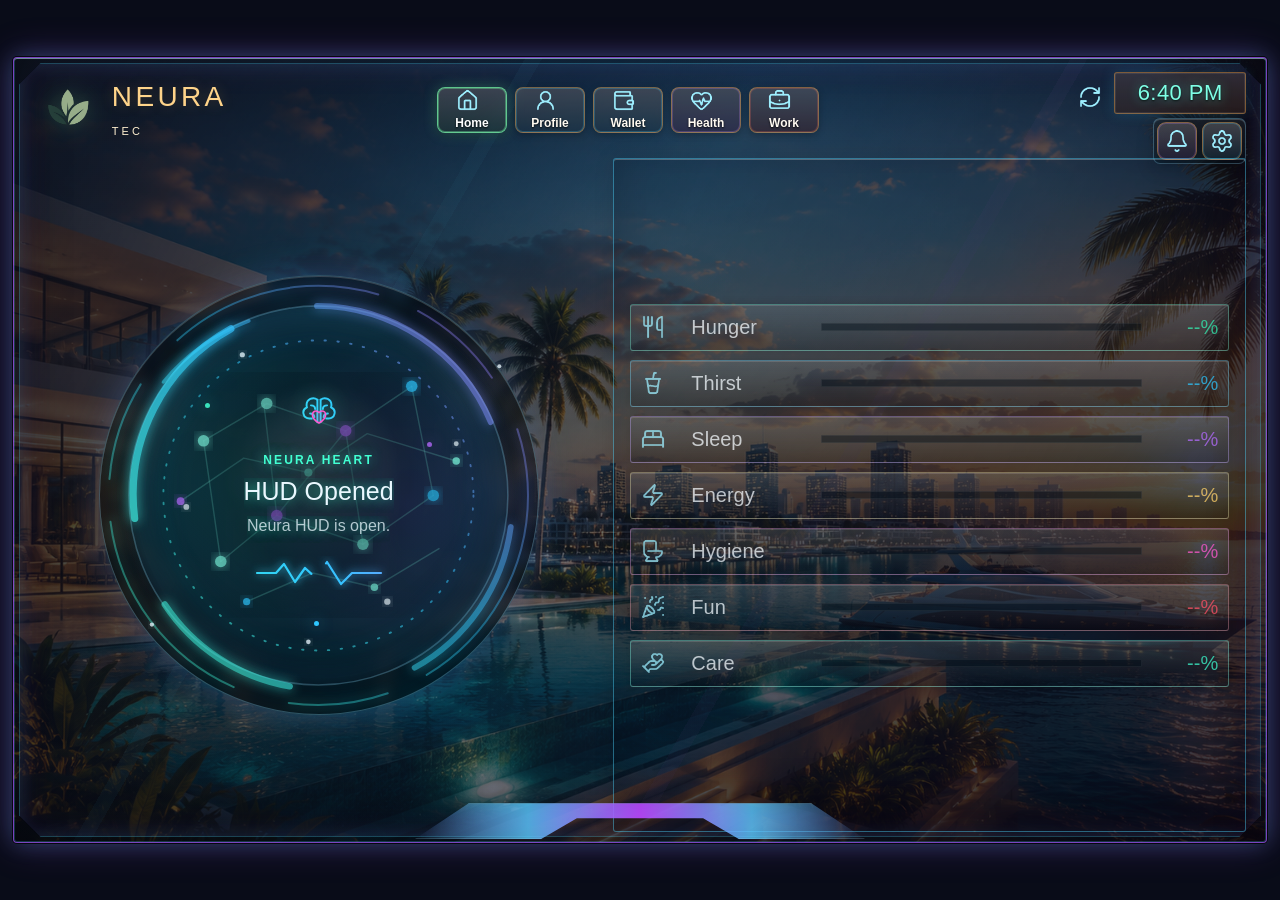
<file: neura-build-1001/index.html>
﻿<!doctype html>
<html lang="en" data-neura-pattern="UI_LSL_TO_HTML_CSS_JS" data-neura-build="1083">
<head>
  <meta charset="utf-8">
  <meta name="viewport" content="width=device-width, initial-scale=1">
  <meta name="neura-ui-pattern" content="Hud/Neura Hud UI.lsl -> Web/neura-build-1001.html -> Web/neura-hud-ui.css -> Web/neura-hud-ui.js">
  <title>Neura Build 1001</title>
  <link rel="stylesheet" href="neura-hud-ui.css?v=1055">
  <link rel="stylesheet" href="neura-heart.css?v=1005">
  <link rel="stylesheet" href="neura-profile.css?v=1021">
  <link rel="stylesheet" href="neura-stats.css?v=1001">
  <link rel="stylesheet" href="neura-wallet.css?v=1014">
  <link rel="stylesheet" href="neura-health.css?v=1001">
  <link rel="stylesheet" href="neura-work.css?v=1001">
</head>
<body>
  <main class="neura-shell" data-neura-shell>
    <header class="neura-topbar">
      <section class="neura-brand" aria-label="Neura">
        <img src="Images/neuro trans.png" alt="" aria-hidden="true">
        <strong>NEURA</strong>
        <span>TEC</span>
      </section>
      <nav class="neura-tabs" aria-label="HUD sections">
        <button type="button" data-tab="home" class="is-active"><span class="hud-icon icon-home" aria-hidden="true"></span><em>Home</em></button>
        <button type="button" data-tab="profile"><span class="hud-icon icon-profile" aria-hidden="true"></span><em>Profile</em></button>
        <button type="button" data-tab="wallet"><span class="hud-icon icon-wallet" aria-hidden="true"></span><em>Wallet</em></button>
        <button type="button" data-tab="health"><span class="hud-icon icon-health" aria-hidden="true"></span><em>Health</em></button>
        <button type="button" data-tab="work"><span class="hud-icon icon-work" aria-hidden="true"></span><em>Work</em></button>
      </nav>
      <section class="neura-status-cluster" aria-label="HUD status">
        <button type="button" class="neura-sync" data-sync-hud aria-label="Sync HUD">
          <span class="hud-icon icon-sync" aria-hidden="true"></span>
        </button>
        <span class="neura-clock" aria-label="Clock">
          <time data-neura-time>--:--</time>
        </span>
        <section class="neura-dock" aria-label="HUD actions">
          <section class="neura-actions">
            <button type="button" aria-label="Notifications" title="Notifications" data-action="notify"><span class="hud-icon icon-notify" aria-hidden="true"></span><sup aria-hidden="true" hidden>0</sup></button>
            <button type="button" aria-label="Settings" title="Settings" data-action="settings"><span class="hud-icon icon-settings" aria-hidden="true"></span></button>
          </section>
        </section>
      </section>
    </header>

    <section class="neura-view is-active" data-view="home">
      <div class="home-grid">
        <article class="neura-heart-panel" aria-label="Neura Heart">
          <div class="neura-heart-system" data-neura-heart>
            <div class="neura-heart-orb">
              <svg class="orb-visual" viewBox="0 0 360 360" aria-hidden="true">
                <defs>
                  <radialGradient id="orbGlassGradient" cx="50%" cy="44%" r="58%">
                    <stop offset="0" stop-color="#eaf8ff" stop-opacity="0.18"></stop>
                    <stop offset="0.42" stop-color="#2fc7ff" stop-opacity="0.1"></stop>
                    <stop offset="1" stop-color="#050b18" stop-opacity="0.36"></stop>
                  </radialGradient>
                  <linearGradient id="orbAccentGradient" x1="56" y1="292" x2="316" y2="58" gradientUnits="userSpaceOnUse">
                    <stop offset="0" stop-color="#42ffd2"></stop>
                    <stop offset="0.55" stop-color="#2fc7ff"></stop>
                    <stop offset="1" stop-color="#b46cff"></stop>
                  </linearGradient>
                  <linearGradient id="orbTitleGradient" x1="88" y1="180" x2="272" y2="180" gradientUnits="userSpaceOnUse">
                    <stop offset="0" stop-color="#36f6ff"></stop>
                    <stop offset="0.55" stop-color="#d8f4ff"></stop>
                    <stop offset="1" stop-color="#b46cff"></stop>
                  </linearGradient>
                  <filter id="orbSoftGlow" x="-30%" y="-30%" width="160%" height="160%">
                    <feGaussianBlur stdDeviation="4" result="glow"></feGaussianBlur>
                    <feMerge>
                      <feMergeNode in="glow"></feMergeNode>
                      <feMergeNode in="SourceGraphic"></feMergeNode>
                    </feMerge>
                  </filter>
                </defs>
                <circle class="orb-depth-ring" cx="180" cy="180" r="146"></circle>
                <circle class="orb-glass" cx="180" cy="180" r="132"></circle>
                <circle class="orb-data-ring" cx="180" cy="180" r="108"></circle>
                <path class="orb-accent orb-accent-a" d="M52 196 A132 132 0 0 1 119 64"></path>
                <path class="orb-accent orb-accent-b" d="M179 48 A132 132 0 0 1 300 129"></path>
                <path class="orb-accent orb-accent-c" d="M314 202 A132 132 0 0 1 247 300"></path>
                <path class="orb-accent orb-accent-d" d="M160 313 A132 132 0 0 1 73 256"></path>
                <path class="orb-scan-line" d="M72 101 A146 146 0 0 1 295 100"></path>
                <g class="orb-neural-map">
                  <path d="M100 142 L144 116 L199 135 L245 104"></path>
                  <path d="M112 226 L151 194 L211 214 L260 180"></path>
                  <path d="M142 116 L151 194 L199 135 L211 214"></path>
                  <path d="M100 142 L112 226"></path>
                  <path d="M245 104 L260 180"></path>
                  <path d="M84 184 L128 154 L173 164 L214 137 L276 156"></path>
                  <path d="M130 254 L176 234 L219 244 L264 217"></path>
                  <circle cx="100" cy="142" r="4"></circle>
                  <circle cx="144" cy="116" r="4"></circle>
                  <circle cx="199" cy="135" r="4"></circle>
                  <circle cx="245" cy="104" r="4"></circle>
                  <circle cx="112" cy="226" r="4"></circle>
                  <circle cx="151" cy="194" r="4"></circle>
                  <circle cx="211" cy="214" r="4"></circle>
                  <circle cx="260" cy="180" r="4"></circle>
                  <circle cx="84" cy="184" r="2.7"></circle>
                  <circle cx="173" cy="164" r="2.8"></circle>
                  <circle cx="276" cy="156" r="2.6"></circle>
                  <circle cx="130" cy="254" r="2.5"></circle>
                  <circle cx="219" cy="244" r="2.6"></circle>
                </g>
                <g class="orb-particles">
                  <circle cx="88" cy="188" r="2"></circle>
                  <circle cx="127" cy="82" r="1.8"></circle>
                  <circle cx="228" cy="254" r="2.2"></circle>
                  <circle cx="276" cy="144" r="1.7"></circle>
                  <circle cx="173" cy="282" r="1.6"></circle>
                  <circle cx="306" cy="90" r="1.4"></circle>
                  <circle cx="64" cy="270" r="1.5"></circle>
                </g>
              </svg>
              <div class="orb-center">
                <svg class="orb-heart-icon" viewBox="0 0 52 52" aria-hidden="true">
                  <path d="M24 12c-5.4-4-13.4-.5-13.4 6.6 0 1 .2 2 .5 2.9-3.3 1.4-5.1 4.8-4.2 8.2.8 3.3 3.7 5.5 7.1 5.5h3.1"></path>
                  <path d="M28 12c5.4-4 13.4-.5 13.4 6.6 0 1-.2 2-.5 2.9 3.3 1.4 5.1 4.8 4.2 8.2-.8 3.3-3.7 5.5-7.1 5.5h-3.1"></path>
                  <path d="M24 12v28"></path>
                  <path d="M28 12v28"></path>
                  <path d="M16 19c3.1 0 5.2 1.7 5.2 4.5"></path>
                  <path d="M36 19c-3.1 0-5.2 1.7-5.2 4.5"></path>
                  <path d="M15 29c2.9 0 5 1.8 5.2 4.5"></path>
                  <path d="M37 29c-2.9 0-5 1.8-5.2 4.5"></path>
                  <path class="heart-mark" d="M26 41s-8.2-5-8.2-10.1c0-2.8 2-4.9 4.5-4.9 1.5 0 2.8.8 3.7 2 .9-1.2 2.2-2 3.7-2 2.5 0 4.5 2.1 4.5 4.9C34.2 36 26 41 26 41z"></path>
                </svg>
                <div class="orb-speech" data-heart-message data-heart-tone="calm" aria-live="polite">
                  <span data-heart-kicker></span>
                  <p data-heart-title></p>
                  <em data-heart-body></em>
                </div>
                <svg class="orb-waveform" viewBox="0 0 132 34" aria-hidden="true">
                  <path d="M4 17 H23 L31 8 L42 26 L52 12 L63 22 L74 6 L88 28 L99 17 H128"></path>
                </svg>
              </div>
              <span class="orb-particle particle-a"></span>
              <span class="orb-particle particle-b"></span>
              <span class="orb-particle particle-c"></span>
            </div>
          </div>
        </article>
        <article class="stats-panel" data-stats-bridge="offline">
          <ul>
            <li class="stat-row stat-hunger"><span class="hud-icon icon-hunger" aria-hidden="true"></span><em>Hunger</em><i><b></b></i><strong data-stat="hunger">--%</strong></li>
            <li class="stat-row stat-thirst"><span class="hud-icon icon-thirst" aria-hidden="true"></span><em>Thirst</em><i><b></b></i><strong data-stat="thirst">--%</strong></li>
            <li class="stat-row stat-sleep"><span class="hud-icon icon-sleep" aria-hidden="true"></span><em>Sleep</em><i><b></b></i><strong data-stat="sleep">--%</strong></li>
            <li class="stat-row stat-energy"><span class="hud-icon icon-energy" aria-hidden="true"></span><em>Energy</em><i><b></b></i><strong data-stat="energy">--%</strong></li>
            <li class="stat-row stat-hygiene"><span class="hud-icon icon-hygiene" aria-hidden="true"></span><em>Hygiene</em><i><b></b></i><strong data-stat="hygiene">--%</strong></li>
            <li class="stat-row stat-fun"><span class="hud-icon icon-fun" aria-hidden="true"></span><em>Fun</em><i><b></b></i><strong data-stat="fun">--%</strong></li>
            <li class="stat-row stat-care"><span class="hud-icon icon-care" aria-hidden="true"></span><em>Care</em><i><b></b></i><strong data-stat="care">--%</strong></li>
          </ul>
        </article>
      </div>
    </section>

    <section class="neura-view" data-view="profile">
      <article class="profile-shell" data-profile-shell data-profile-mode="setup" data-profile-server-ready="0">
        <section class="profile-layout">
          <section class="profile-card" data-profile-card>
            <span data-profile-lock hidden>Locked</span>
            <div class="profile-identity">
              <div class="profile-avatar-frame" data-profile-avatar-frame>
                <img class="profile-avatar-photo" data-profile-photo src="Images/Pro.png?v=3" alt="">
                <span class="profile-sigil-mark profile-avatar-sigil" data-profile-sigil-preview data-sigil="core">CORE</span>
              </div>
              <div class="profile-copy">
                <strong data-profile-display>Profile Setup Required</strong>
                <div class="profile-detail-stack" aria-label="Profile identity details">
                  <p><span>Age</span><b data-profile-age>Age Not Set</b></p>
                  <p><span>Sex</span><b data-profile-sex>Sex Not Set</b></p>
                  <p><span>Title</span><b data-profile-role>Not Set</b></p>
                  <p><span>Location</span><b data-profile-location>Not Set</b></p>
                </div>
              </div>
            </div>

            <section class="profile-action-stack" aria-label="Profile customization actions">
              <button type="button" class="profile-action-button is-image" data-profile-image-open><i aria-hidden="true">IMG</i><b>Change Profile Image</b></button>
              <button type="button" class="profile-action-button is-sigil" data-sigil-open><i aria-hidden="true">SIG</i><b>Add Sigil</b></button>
              <button type="button" class="profile-action-button is-badge" data-badge-open><i aria-hidden="true">BDG</i><b>Add Badges</b></button>
            </section>

            <section class="profile-badges" aria-label="Profile badges">
              <header class="profile-panel-title">
                <span>Badges</span>
                <strong>Unlocked</strong>
              </header>
              <div class="profile-badge-list">
                <span class="profile-badge-chip is-verified"><i>OK</i><b>Neura Verified</b></span>
                <span class="profile-badge-chip is-location"><i>CF</i><b data-profile-badge-location>Chi-Core</b></span>
                <span class="profile-badge-chip is-zodiac"><i>SG</i><b data-profile-badge-zodiac>Sagittarius</b></span>
                <span class="profile-badge-chip is-sigil"><i data-profile-badge-sigil-symbol>FIRE</i><b data-profile-badge-sigil>Fire</b></span>
              </div>
            </section>

            <section class="profile-color-strip" aria-label="Profile colors">
              <header class="profile-panel-title">
                <span>Colors</span>
                <strong>Profile Palette</strong>
              </header>
              <div class="profile-color-list">
                <span><i data-profile-accent-swatch></i><b>Accent</b><em data-profile-accent-value>#D6B35F</em></span>
                <span><i data-profile-bg-swatch></i><b>Glass</b><em data-profile-bg-value>#151019</em></span>
                <span><i class="profile-color-fire"></i><b>Sigil</b><em data-profile-color-sigil>Fire</em></span>
              </div>
            </section>
          </section>

          <section class="profile-editor" data-profile-editor>
            <form data-profile-form>
              <header>
                <div>
                  <span>Profile Setup</span>
                  <strong>Server Identity</strong>
                </div>
                <button type="button" data-profile-refresh disabled>Refresh</button>
              </header>

              <section class="profile-level profile-meter-card" aria-label="Profile progression">
                <header class="profile-meter-head">
                  <span class="level-mark hud-icon icon-xp" aria-hidden="true"></span>
                  <div>
                    <span>Experience</span>
                    <strong>Level <b data-profile-level>--</b></strong>
                  </div>
                  <output><b data-profile-xp-current>--</b> / <b data-profile-xp-goal>--</b> XP</output>
                </header>
                <i aria-hidden="true"><em data-profile-xp-bar></em></i>
                <div class="profile-meter-grid">
                  <small><span>Progress</span><b data-profile-xp-percent>--%</b></small>
                  <small><span>Next Level</span><b><span data-profile-xp-needed>--</span> XP</b></small>
                  <small><span>Status</span><b data-profile-verified-note>Server Required</b></small>
                </div>
                <p class="profile-meter-note">Earn XP by wearing Neuro, using Camden systems, completing actions, and interacting with the world.</p>
              </section>

              <section class="profile-stamina-panel profile-meter-card" aria-label="Profile stamina">
                <header class="profile-meter-head">
                  <span class="stamina-mark hud-icon icon-stamina" aria-hidden="true"></span>
                  <div>
                    <span>Stamina</span>
                    <strong>Level <b data-profile-stamina-level>--</b></strong>
                  </div>
                  <output><b data-profile-stamina>--</b> / <b data-profile-stamina-goal>--</b></output>
                </header>
                <i aria-hidden="true"><em data-profile-stamina-bar></em></i>
                <div class="profile-meter-grid">
                  <small><span>Progress</span><b data-profile-stamina-xp-percent>--%</b></small>
                  <small><span>Stamina XP</span><b><span data-profile-stamina-xp>--</span> / <span data-profile-stamina-xp-goal>--</span> XP</b></small>
                  <small><span>Next Level</span><b><span data-profile-stamina-xp-needed>--</span> XP</b></small>
                </div>
                <p class="profile-meter-note">Stamina reflects your active body endurance inside Camden Falls.</p>
              </section>

              <div class="editor-grid">
                <label>Display Name<input name="displayName" type="text" maxlength="32" placeholder="Display name" autocomplete="off" autocapitalize="words" spellcheck="false"></label>
                <label>Age<input name="age" type="text" maxlength="16" placeholder="Age" autocomplete="off" autocapitalize="words" spellcheck="false"></label>
                <label>Sex<select name="sex"><option value="">Select sex</option><option value="female">Female</option><option value="male">Male</option><option value="nonbinary">Nonbinary</option></select></label>
                <label>Role<input name="role" type="text" maxlength="24" placeholder="Role" autocomplete="off" autocapitalize="words" spellcheck="false"></label>
                <label>District<select name="location"><option value="">Not Set</option><option value="Chi-Core">Chi-Core</option><option value="Eden Palms">Eden Palms</option><option value="Camden Falls">Camden Falls</option></select></label>
                <label>Zodiac<select name="zodiac"><option value="">Not Set</option><option value="aries">Aries</option><option value="taurus">Taurus</option><option value="gemini">Gemini</option><option value="cancer">Cancer</option><option value="leo">Leo</option><option value="virgo">Virgo</option><option value="libra">Libra</option><option value="scorpio">Scorpio</option><option value="sagittarius">Sagittarius</option><option value="capricorn">Capricorn</option><option value="aquarius">Aquarius</option><option value="pisces">Pisces</option></select></label>
                <label class="color-field">Accent Color<input name="accentColor" type="color" value="#4fd7ff"></label>
                <label class="color-field">Glossy Background<input name="backgroundColor" type="color" value="#11172b"></label>
                <input name="bio" type="hidden" value="">
                <input name="stamina" type="hidden" value="100">
                <input name="staminaGoal" type="hidden" value="100">
                <input name="sigil" type="hidden" value="core" data-profile-sigil-value>
                <input name="avatar" type="hidden" value="pro" data-profile-avatar-value>
              </div>

              <section class="profile-editor-badges" aria-label="Profile badges">
                <span class="profile-mini-badge is-verified" title="Neura Verified" aria-label="Neura Verified"><i>OK</i><b>Neura Verified</b></span>
                <span class="profile-mini-badge is-location" title="District" aria-label="District"><i>CF</i><b data-profile-right-location>Chi-Core Resident</b></span>
                <span class="profile-mini-badge is-zodiac" title="Zodiac" aria-label="Zodiac"><i>SG</i><b data-profile-right-zodiac>Sagittarius Fire</b></span>
                <span class="profile-mini-badge is-sigil" title="Sigil" aria-label="Sigil"><i data-profile-badge-sigil-symbol>FIRE</i><b data-profile-badge-sigil>Fire</b></span>
              </section>

              <section class="avatar-picker" aria-label="Profile image and sigil">
                <div class="avatar-current">
                  <span class="avatar-current-thumb">
                    <img data-avatar-current-image src="Images/Pro.png?v=3" alt="">
                  </span>
                  <div>
                    <strong>Profile Look</strong>
                    <small data-avatar-current-label>Image 1 / Core</small>
                  </div>
                </div>
                <button type="button" class="avatar-more-button" data-avatar-more>Change Image</button>
              </section>

              <footer>
                <span data-profile-bridge-status>Profile bridge offline</span>
                <button type="submit" data-profile-save disabled>Save</button>
              </footer>
            </form>
          </section>

          <section class="profile-saved-panel" data-profile-saved-panel aria-label="Saved profile">
            <header>
              <div>
                <span>Zodiac / Sigil</span>
                <strong>Identity</strong>
              </div>
            </header>

            <section class="zodiac-showcase" aria-label="Zodiac profile">
              <span class="zodiac-orbit zodiac-orbit-large">
                <img class="zodiac-mark" alt="" data-zodiac-mark hidden>
                <span class="zodiac-empty" data-zodiac-empty>--</span>
              </span>
              <div class="zodiac-copy">
                <strong data-zodiac-name>Not Set</strong>
                <span>Element: <b data-zodiac-element>--</b></span>
                <span>Traits: <b data-zodiac-traits>--</b></span>
                <p data-zodiac-story>Choose a zodiac sign to shape this resident identity.</p>
              </div>
            </section>

            <section class="profile-right-badges" aria-label="Sigil badges">
              <header>
                <span>Badges</span>
                <strong>Featured</strong>
              </header>
              <div class="profile-mini-badges">
                <span class="profile-mini-badge is-verified" title="Neura Verified" aria-label="Neura Verified"><i>OK</i><b>Neura Verified</b></span>
                <span class="profile-mini-badge is-location" title="District" aria-label="District"><i>CF</i><b data-profile-right-location>Chi-Core Resident</b></span>
                <span class="profile-mini-badge is-zodiac" title="Zodiac" aria-label="Zodiac"><i>SG</i><b data-profile-right-zodiac>Sagittarius Fire</b></span>
                <span class="profile-mini-badge is-sigil" title="Sigil" aria-label="Sigil"><i data-profile-badge-sigil-symbol>FIRE</i><b data-profile-badge-sigil>Fire</b></span>
              </div>
            </section>

            <section class="profile-selected-sigil" aria-label="Selected sigil">
              <span class="profile-sigil-mark" data-profile-badge-sigil-mark data-sigil="core">CORE</span>
              <div>
                <span>Selected Sigil</span>
                <strong data-profile-badge-sigil>Core</strong>
                <small>Clean personal mark for this resident.</small>
              </div>
            </section>

            <footer>
              <button type="button" data-profile-edit>EDIT PROFILE</button>
            </footer>
          </section>
        </section>
      </article>
    </section>

    <section class="neura-view" data-view="wallet">
      <article class="wallet-shell" data-wallet-shell>
        <header class="wallet-header">
          <div>
            <h2>Wallet</h2>
          </div>
          <button type="button" class="wallet-refresh" data-wallet-command="refresh" aria-label="Refresh wallet">
            <span class="hud-icon icon-sync" aria-hidden="true"></span>
          </button>
        </header>

        <section class="wallet-main">
          <section class="wallet-primary">
            <section class="wallet-list" aria-label="Wallet balances">
              <article>
                <div>
                  <strong>Checking</strong>
                  <small>Spendable G-Coin</small>
                </div>
                <b>GC <em data-wallet-checking>--</em></b>
              </article>
              <article>
                <div>
                  <strong>Savings</strong>
                  <small>Stored G-Coin</small>
                </div>
                <b>GC <em data-wallet-savings>--</em></b>
              </article>
              <aside class="wallet-summary">
                <span>Account Summary</span>
                <strong>GC <em data-wallet-total>--</em></strong>
                <small>Live G-Coin balance</small>
              </aside>
            </section>

            <form class="wallet-transfer-form" data-wallet-transfer-form>
              <label>Transfer Type
                <select data-wallet-transfer-type>
                  <option value="checking-savings">Checking to Savings</option>
                  <option value="savings-checking">Savings to Checking</option>
                  <option value="checking-user">Checking to User</option>
                </select>
              </label>
              <label>Amount
                <input type="number" min="1" step="1" inputmode="numeric" data-wallet-amount placeholder="GC amount">
              </label>
              <label class="wallet-user-field" data-wallet-user-field>
                Recipient
                <button type="button" class="wallet-user-open" data-wallet-user-open>Recipient</button>
                <strong data-wallet-selected-user>No user selected</strong>
              </label>
              <button type="submit" class="wallet-transfer-button">Send Transfer</button>
            </form>
          </section>

          <section class="wallet-receipts">
            <header>
              <span class="hud-icon icon-wallet" aria-hidden="true"></span>
              <div>
                <h3>Recent Activity</h3>
                <p>Incoming and outgoing G-Coin activity.</p>
              </div>
            </header>
            <section class="wallet-receipt-list" data-wallet-receipts>
              <article class="wallet-receipt-empty">
                <strong>No receipts yet</strong>
                <small>Transfers and incoming G-Coin activity will appear here.</small>
              </article>
            </section>
            <footer>
              <span>Permission</span>
              <b data-wallet-permission>pending</b>
              <span>Last Sync</span>
              <b data-wallet-updated>--</b>
            </footer>
          </section>
        </section>
      </article>
    </section>

    <section class="neura-view" data-view="health">
      <article class="health-shell" data-health-shell data-health-sex="unknown" data-health-bridge="offline">
        <header class="health-header">
          <div>
            <span>Neura Health</span>
            <h1>Health</h1>
          </div>
          <strong data-health-audience-label>Profile setup required</strong>
          <button type="button" class="health-refresh" data-health-command="overview" aria-label="Refresh health">
            <span class="hud-icon icon-sync" aria-hidden="true"></span>
          </button>
        </header>

        <section class="health-layout">
          <section class="health-focus">
            <div class="health-focus-light" aria-hidden="true"></div>
            <span class="health-kicker" data-health-kicker>Server gated</span>
            <h2 data-health-title>Set profile sex to unlock Health.</h2>
            <p data-health-summary>Female profiles open women-specific health tools. Male profiles open men-specific health tools.</p>

            <div class="health-metrics" aria-label="Health snapshot">
              <article>
                <span>Care</span>
                <b data-health-value="care">--</b>
              </article>
              <article>
                <span>Hygiene</span>
                <b data-health-value="hygiene">--</b>
              </article>
              <article>
                <span>Stamina</span>
                <b data-health-value="stamina">--</b>
              </article>
            </div>
          </section>

          <section class="health-workspace">
            <nav class="health-mode-tabs" aria-label="Health sections">
              <button type="button" class="is-active" data-health-mode="overview">Overview</button>
              <button type="button" data-health-mode="self-care" data-health-audience="female">Self Care</button>
              <button type="button" data-health-mode="cycle" data-health-audience="female">Cycle</button>
              <button type="button" data-health-mode="pregnancy" data-health-audience="female">Pregnancy</button>
              <button type="button" data-health-mode="birth-control" data-health-audience="female">Birth Control</button>
              <button type="button" data-health-mode="plan-b" data-health-audience="female">Plan B</button>
              <button type="button" data-health-mode="care" data-health-audience="male">Care</button>
              <button type="button" data-health-mode="fitness" data-health-audience="male">Fitness</button>
              <button type="button" data-health-mode="records" data-health-audience="male">Records</button>
            </nav>

            <section class="health-panels">
              <article class="health-panel is-active" data-health-panel="overview">
                <header>
                  <span data-health-overview-label>Health overview</span>
                  <h2 data-health-overview-title>Waiting for server profile.</h2>
                </header>
                <div class="health-overview-grid">
                  <section>
                    <span>Mode</span>
                    <b data-health-value="mode">Locked</b>
                  </section>
                  <section>
                    <span>Last Activity</span>
                    <b data-health-value="lastActivity">--</b>
                  </section>
                  <section>
                    <span>Bridge</span>
                    <b data-health-value="bridge">Offline</b>
                  </section>
                </div>
              </article>

              <article class="health-panel" data-health-panel="self-care" data-health-audience="female">
                <header>
                  <span>Women's Health</span>
                  <h2>Self Care</h2>
                </header>
                <div class="health-detail-list">
                  <p><span>Status</span><b data-health-value="selfCareStatus">--</b></p>
                  <p><span>Skin Care</span><b data-health-value="skinCare">--</b></p>
                  <p><span>Product</span><b data-health-value="skinProduct">--</b></p>
                  <p><span>Multivitamin</span><b data-health-value="multivitamin">--</b></p>
                </div>
                <button type="button" data-health-command="self-care">Open Self Care</button>
              </article>

              <article class="health-panel" data-health-panel="cycle" data-health-audience="female">
                <header>
                  <span>Women's Health</span>
                  <h2>Cycle</h2>
                </header>
                <div class="health-detail-list">
                  <p><span>Status</span><b data-health-value="cycleStatus">--</b></p>
                  <p><span>Day</span><b data-health-value="cycleDay">--</b></p>
                  <p><span>Pain</span><b data-health-value="pain">--</b></p>
                  <p><span>Next Check</span><b data-health-value="cycleNext">--</b></p>
                </div>
                <button type="button" data-health-command="cycle">Open Cycle</button>
              </article>

              <article class="health-panel" data-health-panel="pregnancy" data-health-audience="female">
                <header>
                  <span>Women's Health</span>
                  <h2>Pregnancy</h2>
                </header>
                <div class="health-detail-list">
                  <p><span>Status</span><b data-health-value="pregnancyStatus">--</b></p>
                  <p><span>Phase</span><b data-health-value="pregnancyPhase">--</b></p>
                  <p><span>Day</span><b data-health-value="pregnancyDay">--</b></p>
                  <p><span>Time Left</span><b data-health-value="pregnancyLeft">--</b></p>
                </div>
                <button type="button" data-health-command="pregnancy">Open Pregnancy</button>
              </article>

              <article class="health-panel" data-health-panel="birth-control" data-health-audience="female">
                <header>
                  <span>Women's Health</span>
                  <h2>Birth Control</h2>
                </header>
                <div class="health-detail-list">
                  <p><span>Status</span><b data-health-value="birthControlStatus">--</b></p>
                  <p><span>Protected</span><b data-health-value="birthControlProtected">--</b></p>
                  <p><span>Last Taken</span><b data-health-value="birthControlLastTaken">--</b></p>
                  <p><span>Time Left</span><b data-health-value="birthControlTimeLeft">--</b></p>
                </div>
                <button type="button" data-health-command="birth-control">Open Birth Control</button>
              </article>

              <article class="health-panel" data-health-panel="plan-b" data-health-audience="female">
                <header>
                  <span>Women's Health</span>
                  <h2>Plan B</h2>
                </header>
                <div class="health-detail-list">
                  <p><span>Times Taken</span><b data-health-value="planBTimesTaken">--</b></p>
                  <p><span>Last Taken</span><b data-health-value="planBLastTaken">--</b></p>
                  <p><span>Last Use Status</span><b data-health-value="planBLastUseStatus">--</b></p>
                </div>
                <button type="button" data-health-command="plan-b">Open Plan B</button>
              </article>

              <article class="health-panel" data-health-panel="care" data-health-audience="male">
                <header>
                  <span>Men's Health</span>
                  <h2>Care</h2>
                </header>
                <div class="health-detail-list">
                  <p><span>Status</span><b data-health-value="maleCareStatus">--</b></p>
                  <p><span>Daily Vitamin</span><b data-health-value="maleDailyVitamin">--</b></p>
                  <p><span>Hair</span><b data-health-value="maleHair">--</b></p>
                  <p><span>Next Due</span><b data-health-value="maleNextCare">--</b></p>
                </div>
                <button type="button" data-health-command="care">Open Care</button>
              </article>

              <article class="health-panel" data-health-panel="fitness" data-health-audience="male">
                <header>
                  <span>Men's Health</span>
                  <h2>Fitness</h2>
                </header>
                <div class="health-detail-list">
                  <p><span>Status</span><b data-health-value="fitnessStatus">--</b></p>
                  <p><span>Last Workout</span><b data-health-value="lastWorkout">--</b></p>
                  <p><span>Workout Type</span><b data-health-value="workoutType">--</b></p>
                  <p><span>Fitness XP</span><b data-health-value="fitnessXp">--</b></p>
                </div>
                <button type="button" data-health-command="fitness">Open Fitness</button>
              </article>

              <article class="health-panel" data-health-panel="records" data-health-audience="male">
                <header>
                  <span>Men's Health</span>
                  <h2>Records</h2>
                </header>
                <div class="health-detail-list">
                  <p><span>Vitamin</span><b data-health-value="recordVitamin">--</b></p>
                  <p><span>Hair</span><b data-health-value="recordHair">--</b></p>
                  <p><span>Workout</span><b data-health-value="recordWorkout">--</b></p>
                  <p><span>Gym Visit</span><b data-health-value="recordGymVisit">--</b></p>
                </div>
                <button type="button" data-health-command="records">Open Records</button>
              </article>
            </section>
          </section>
        </section>
      </article>
    </section>

    <section class="neura-view" data-view="work">
      <article class="work-shell" data-work-shell data-work-bridge="offline" data-work-shift="off">
        <header class="work-header">
          <div>
            <span>Neura Work</span>
            <h1>Work</h1>
          </div>
          <strong data-work-value="bridge">Server Pending</strong>
          <button type="button" class="work-refresh" data-work-command="refresh" aria-label="Refresh work">
            <span class="hud-icon icon-sync" aria-hidden="true"></span>
          </button>
        </header>

        <section class="work-layout">
          <section class="work-shift-card">
            <span class="work-kicker">Current Shift</span>
            <h2 data-work-value="job">None</h2>
            <p data-work-value="shiftLine">No active shift.</p>
            <div class="work-shift-ring" aria-hidden="true">
              <span></span>
              <b data-work-value="shift">Off</b>
            </div>
            <div class="work-actions">
              <button type="button" data-work-command="work">Work</button>
              <button type="button" data-work-command="rent">Rent</button>
            </div>
          </section>

          <section class="work-dashboard">
            <section class="work-stat-grid" aria-label="Work status">
              <article>
                <span>Today Earned</span>
                <b data-work-value="earned">GC 0</b>
              </article>
              <article>
                <span>Work XP</span>
                <b data-work-value="xp">0</b>
              </article>
              <article>
                <span>Last Shift</span>
                <b data-work-value="lastShift">None</b>
              </article>
            </section>

            <section class="work-panel-grid">
              <article class="work-panel">
                <header>
                  <span>Workforce</span>
                  <h2>Job Status</h2>
                </header>
                <div class="work-detail-list">
                  <p><span>Job</span><b data-work-value="jobDetail">None</b></p>
                  <p><span>Shift</span><b data-work-value="shiftDetail">Off</b></p>
                  <p><span>Today Earned</span><b data-work-value="earnedDetail">GC 0</b></p>
                  <p><span>Last Shift</span><b data-work-value="lastShiftDetail">None</b></p>
                </div>
              </article>

              <article class="work-panel">
                <header>
                  <span>Housing</span>
                  <h2>Rent Status</h2>
                </header>
                <div class="work-detail-list">
                  <p><span>Property</span><b data-work-value="rentProperty">None</b></p>
                  <p><span>Status</span><b data-work-value="rentStatus">None</b></p>
                  <p><span>Due</span><b data-work-value="rentDue">GC 0</b></p>
                  <p><span>Time Left</span><b data-work-value="rentTimeLeft">None</b></p>
                  <p><span>Last Rent</span><b data-work-value="rentLast">None</b></p>
                </div>
              </article>
            </section>
          </section>
        </section>
      </article>
    </section>

    <section class="action-window" data-action-window hidden role="dialog" aria-modal="true" aria-labelledby="action-window-title">
      <header class="action-window-bar">
        <div>
          <span data-action-window-kicker>NEURA</span>
          <h2 id="action-window-title" data-action-window-title>Window</h2>
        </div>
        <button type="button" class="action-window-close" data-action-close aria-label="Close window">
          <svg viewBox="0 0 24 24" aria-hidden="true"><path d="M6 6l12 12"></path><path d="M18 6 6 18"></path></svg>
        </button>
      </header>

      <div class="action-window-body">
        <article class="action-panel" data-action-panel="notify">
          <h3>Notifications</h3>
          <p>No server notifications.</p>
        </article>
        <article class="action-panel" data-action-panel="settings">
          <h3>Settings</h3>
          <section class="settings-grid" aria-label="HUD settings">
            <article class="settings-control">
              <header>
                <span>HUD Size</span>
                <strong data-hud-scale-output>100%</strong>
              </header>
              <input type="range" min="85" max="130" step="5" value="100" data-hud-scale-control aria-label="HUD size">
              <div class="settings-presets">
                <button type="button" data-hud-scale-preset="100">100%</button>
                <button type="button" data-hud-scale-preset="110">110%</button>
                <button type="button" data-hud-scale-preset="120">120%</button>
                <button type="button" data-hud-scale-preset="130">130%</button>
              </div>
            </article>
          </section>
        </article>
      </div>
    </section>

    <section class="avatar-window" data-avatar-window hidden role="dialog" aria-modal="true" aria-labelledby="avatar-window-title">
      <header class="avatar-window-bar">
        <div>
          <span data-picker-kicker>Profile Image</span>
          <h2 id="avatar-window-title" data-picker-title>Choose Profile Image</h2>
        </div>
        <button type="button" class="avatar-window-close" data-avatar-close aria-label="Close image picker">
          <svg viewBox="0 0 24 24" aria-hidden="true"><path d="M6 6l12 12"></path><path d="M18 6 6 18"></path></svg>
        </button>
      </header>
      <div class="avatar-window-body">
        <section class="avatar-window-grid profile-image-window-grid" data-picker-panel="image" aria-label="Profile image gallery">
          <button type="button" data-avatar-image-option="pro"><img src="Images/Pro.png?v=4" alt=""><small>Male 1</small></button>
          <button type="button" data-avatar-image-option="pro-5"><img src="Images/Pro (5).png?v=4" alt=""><small>Male 2</small></button>
          <button type="button" data-avatar-image-option="pro-6"><img src="Images/Pro (6).png?v=4" alt=""><small>Male 3</small></button>
          <button type="button" data-avatar-image-option="pro-c-2"><img src="Images/Pro C (2).png?v=4" alt=""><small>Male 4</small></button>
          <button type="button" data-avatar-image-option="pro-gal-1"><img src="Images/Pro Gal (1).png?v=4" alt=""><small>Male 5</small></button>
          <button type="button" data-avatar-image-option="pro-gal-4"><img src="Images/Pro Gal (4).png?v=4" alt=""><small>Male 6</small></button>
          <button type="button" data-avatar-image-option="pro-1"><img src="Images/Pro (1).png?v=4" alt=""><small>Female 1</small></button>
          <button type="button" data-avatar-image-option="pro-2"><img src="Images/Pro (2).png?v=4" alt=""><small>Female 2</small></button>
          <button type="button" data-avatar-image-option="pro-3"><img src="Images/Pro (3).png?v=4" alt=""><small>Female 3</small></button>
          <button type="button" data-avatar-image-option="pro-c-1"><img src="Images/Pro C (1).png?v=4" alt=""><small>Female 4</small></button>
          <button type="button" data-avatar-image-option="pro-c-6"><img src="Images/Pro C (6).png?v=4" alt=""><small>Female 5</small></button>
          <button type="button" data-avatar-image-option="pro-u-2"><img src="Images/Pro U (2).png?v=4" alt=""><small>Female 6</small></button>
        </section>
        <section class="avatar-window-grid sigil-window-grid" data-picker-panel="sigil" aria-label="Profile sigil gallery">
          <button type="button" data-avatar-option="core"><span class="profile-sigil-mark">CORE</span><small>Core</small></button>
          <button type="button" data-avatar-option="spark"><span class="profile-sigil-mark">SPRK</span><small>Spark</small></button>
          <button type="button" data-avatar-option="fire"><span class="profile-sigil-mark">FIRE</span><small>Fire</small></button>
          <button type="button" data-avatar-option="wave"><span class="profile-sigil-mark">WAVE</span><small>Wave</small></button>
          <button type="button" data-avatar-option="star"><span class="profile-sigil-mark">STAR</span><small>Star</small></button>
          <button type="button" data-avatar-option="moon"><span class="profile-sigil-mark">MOON</span><small>Moon</small></button>
          <button type="button" data-avatar-option="sun"><span class="profile-sigil-mark">SUN</span><small>Sun</small></button>
          <button type="button" data-avatar-option="leaf"><span class="profile-sigil-mark">LEAF</span><small>Leaf</small></button>
          <button type="button" data-avatar-option="bolt"><span class="profile-sigil-mark">BOLT</span><small>Bolt</small></button>
          <button type="button" data-avatar-option="gem"><span class="profile-sigil-mark">GEM</span><small>Gem</small></button>
          <button type="button" data-avatar-option="crown"><span class="profile-sigil-mark">CRWN</span><small>Crown</small></button>
          <button type="button" data-avatar-option="shield"><span class="profile-sigil-mark">SHLD</span><small>Shield</small></button>
        </section>
        <section class="avatar-window-grid badge-window-grid" data-picker-panel="badge" aria-label="Profile badge gallery">
          <button type="button" data-badge-option="verified"><i>OK</i><small>Verified</small></button>
          <button type="button" data-badge-option="district"><i>CF</i><small>District</small></button>
          <button type="button" data-badge-option="zodiac"><i>SG</i><small>Zodiac</small></button>
          <button type="button" data-badge-option="sigil"><i>SI</i><small>Sigil</small></button>
          <button type="button" data-badge-option="xp"><i>XP</i><small>XP</small></button>
          <button type="button" data-badge-option="stamina"><i>ST</i><small>Stamina</small></button>
        </section>
      </div>
      <footer class="avatar-window-footer">
        <span data-avatar-selection>No sigil selected</span>
        <button type="button" data-avatar-choose disabled>Choose</button>
      </footer>
    </section>

    <section class="wallet-user-window" data-wallet-user-window hidden role="dialog" aria-modal="true" aria-labelledby="wallet-user-window-title">
      <header class="wallet-user-window-bar">
        <div>
          <span>Wallet</span>
          <h2 id="wallet-user-window-title">Recipients</h2>
        </div>
        <button type="button" class="wallet-user-window-close" data-wallet-user-close aria-label="Close recipient picker">
          <svg viewBox="0 0 24 24" aria-hidden="true"><path d="M6 6l12 12"></path><path d="M18 6 6 18"></path></svg>
        </button>
      </header>
      <section class="wallet-user-window-body" data-wallet-user-list>
        <article class="wallet-user-empty">
          <strong>No registered users loaded</strong>
          <small>Neura will ask the G-Coin wallet server for registered HUD users.</small>
        </article>
      </section>
      <footer class="wallet-user-window-footer">
        <span data-wallet-user-status>No recipient selected</span>
        <button type="button" data-wallet-user-choose disabled>Choose</button>
      </footer>
    </section>
  </main>
  <script type="module" src="neura-hud-ui.js?v=1055"></script>
  <script type="module" src="neura-media-gateway.js?v=1006"></script>
  <script type="module" src="neura-profile.js?v=1031"></script>
  <script type="module" src="neura-stats.js?v=1004"></script>
  <script type="module" src="neura-wallet.js?v=1008"></script>
  <script type="module" src="neura-health.js?v=1001"></script>
  <script type="module" src="neura-work.js?v=1001"></script>
  <script type="module" src="neura-heart.js?v=1007"></script>
</body>
</html>
</file>
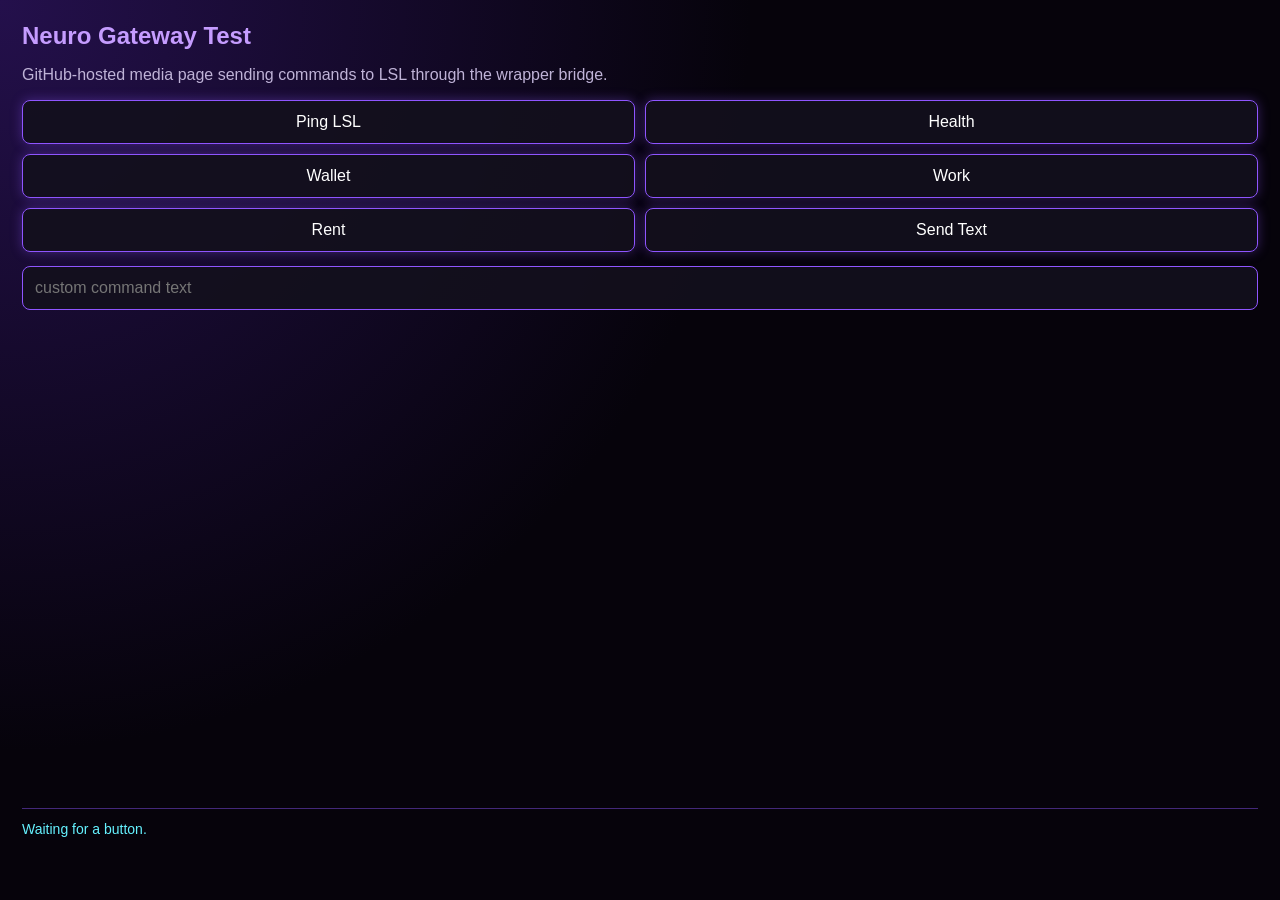
<file: neuro-media-gateway-test/index.html>
<!doctype html>
<html lang="en">
<head>
  <meta charset="utf-8">
  <meta name="viewport" content="width=device-width, initial-scale=1">
  <title>Neuro Media Gateway Test</title>
  <style>
    :root {
      color-scheme: dark;
      --bg: #06030b;
      --panel: #13101d;
      --line: #8f55ff;
      --text: #f7f3ff;
      --muted: #bfb3d7;
      --ok: #65f2ff;
    }
    * { box-sizing: border-box; }
    html, body {
      margin: 0;
      width: 100%;
      height: 100%;
      overflow: hidden;
      background: radial-gradient(circle at top left, #24104c, var(--bg) 48%);
      color: var(--text);
      font: 16px Arial, sans-serif;
    }
    main {
      width: 100%;
      height: 100%;
      padding: 22px;
      display: flex;
      flex-direction: column;
      gap: 14px;
    }
    h1 {
      margin: 0;
      font-size: 24px;
      color: #c59cff;
    }
    p {
      margin: 0;
      color: var(--muted);
      line-height: 1.35;
    }
    .grid {
      display: grid;
      grid-template-columns: 1fr 1fr;
      gap: 10px;
    }
    button, input {
      border: 1px solid var(--line);
      background: rgba(19, 16, 29, .92);
      color: #fff;
      border-radius: 8px;
      padding: 12px;
      font-size: 16px;
    }
    button {
      cursor: pointer;
      box-shadow: 0 0 12px rgba(143, 85, 255, .35);
    }
    input { width: 100%; }
    #log {
      margin-top: auto;
      min-height: 70px;
      border-top: 1px solid rgba(143, 85, 255, .45);
      padding-top: 12px;
      color: var(--ok);
      font-size: 14px;
      white-space: pre-wrap;
    }
  </style>
</head>
<body>
  <main>
    <h1>Neuro Gateway Test</h1>
    <p>GitHub-hosted media page sending commands to LSL through the wrapper bridge.</p>
    <div class="grid">
      <button data-op="ping">Ping LSL</button>
      <button data-op="health">Health</button>
      <button data-op="wallet">Wallet</button>
      <button data-op="work">Work</button>
      <button data-op="rent">Rent</button>
      <button data-op="custom">Send Text</button>
    </div>
    <input id="text" placeholder="custom command text">
    <div id="log">Waiting for a button.</div>
  </main>
  <script>
    const log = document.querySelector("#log");
    const input = document.querySelector("#text");
    const pending = new Map();

    function qs(data) {
      return Object.entries(data)
        .map(([key, value]) => `${encodeURIComponent(key)}=${encodeURIComponent(value)}`)
        .join("&");
    }

    function send(op) {
      const tick = String(Date.now());
      const payload = qs({ op, tick, text: input.value || "" });
      pending.set(tick, op);
      log.textContent = `sending ${op}...`;

      if (window.parent && window.parent !== window) {
        window.parent.postMessage(`NEURO_GATEWAY|${payload}`, "*");
        window.setTimeout(() => {
          if (!pending.has(tick)) return;
          pending.delete(tick);
          log.textContent = `${op}: no LSL acknowledgement yet`;
        }, 9000);
        return;
      }

      log.textContent = "No SL wrapper parent detected. Open this page through the LSL media bridge.";
    }

    window.addEventListener("message", (event) => {
      const raw = String(event.data || "");
      if (!raw.startsWith("NEURO_GATEWAY_ACK|")) return;

      const parts = raw.split("|");
      const tick = parts[1] || "";
      const status = parts[2] || "0";
      const response = parts.slice(3).join("|");
      const op = pending.get(tick) || "command";
      pending.delete(tick);
      log.textContent = `${op}: LSL ${status}\n${response}`;
    });

    for (const button of document.querySelectorAll("button[data-op]")) {
      button.addEventListener("click", () => send(button.dataset.op));
    }
  </script>
</body>
</html>
</file>
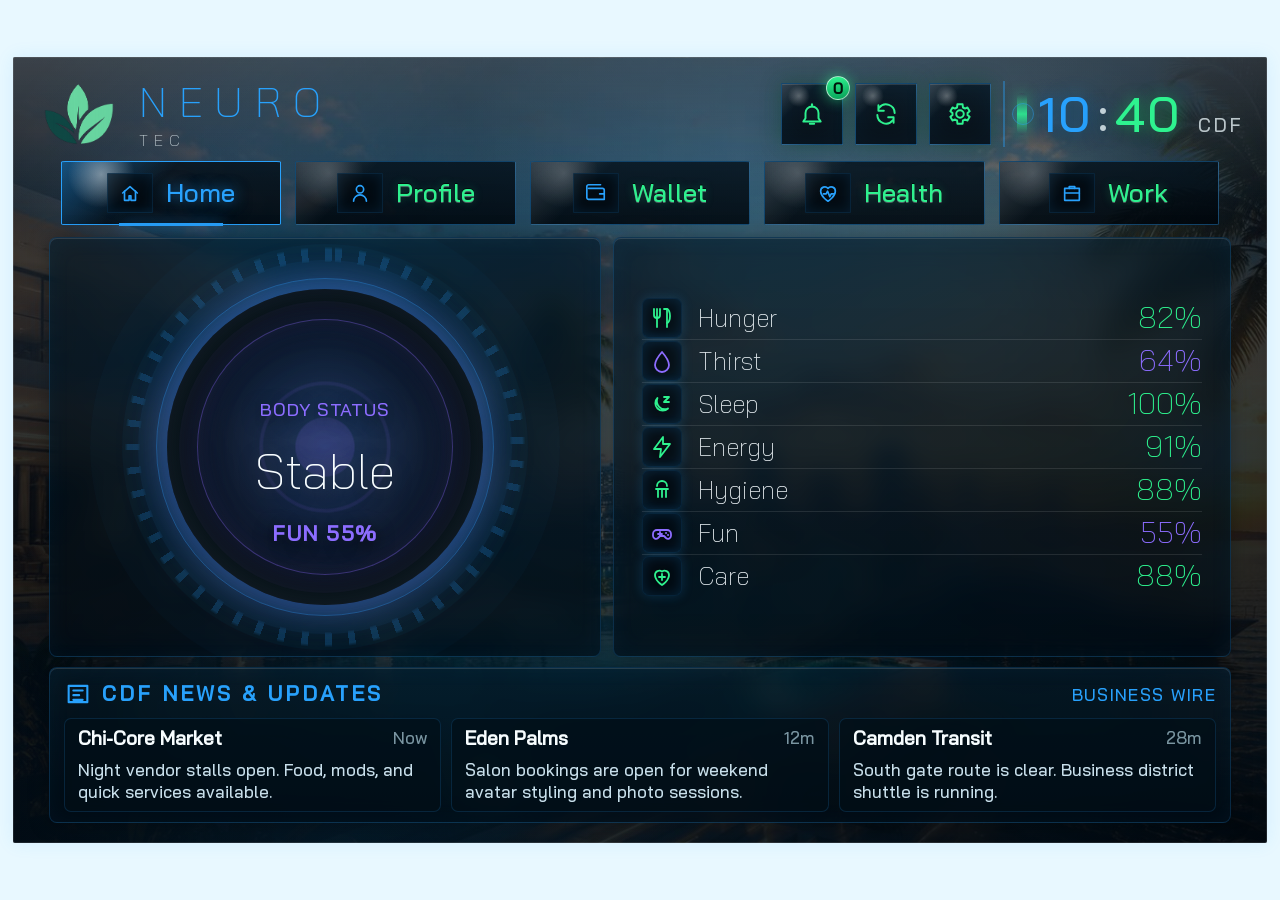
<file: neuro-media-hud-v6/index.html>
<!doctype html>
<html lang="en">
<head>
  <meta charset="utf-8">
  <meta name="viewport" content="width=device-width, initial-scale=1">
  <title>Neuro Tec</title>
    <link rel="stylesheet" href="assets/css/style.css?v=health-diag-1">
</head>
<body>
  <svg class="icon-sprite" aria-hidden="true">
    <symbol id="icon-bell" viewBox="0 0 24 24"><path d="M18 16v-5a6 6 0 0 0-12 0v5l-2 3h16z"></path><path d="M10 21h4"></path><path d="M12 5V3"></path></symbol>
    <symbol id="icon-home" viewBox="0 0 24 24"><path d="M4 12 12 5l8 7"></path><path d="M6 10v10h5v-5h2v5h5V10"></path></symbol>
    <symbol id="icon-profile" viewBox="0 0 24 24"><path d="M12 12a4 4 0 1 0 0-8 4 4 0 0 0 0 8z"></path><path d="M5 21a7 7 0 0 1 14 0"></path></symbol>
    <symbol id="icon-wallet" viewBox="0 0 24 24"><path d="M4 7h15a2 2 0 0 1 2 2v10H4a2 2 0 0 1-2-2V5a2 2 0 0 1 2-2h13"></path><path d="M16 13h5"></path></symbol>
    <symbol id="icon-eye" viewBox="0 0 24 24"><path d="M2 12s4-7 10-7 10 7 10 7-4 7-10 7S2 12 2 12z"></path><circle cx="12" cy="12" r="3"></circle></symbol>
    <symbol id="icon-eye-off" viewBox="0 0 24 24"><path d="m3 3 18 18"></path><path d="M10.6 10.6A3 3 0 0 0 13.4 13.4"></path><path d="M9.9 5.2A10.8 10.8 0 0 1 12 5c6 0 10 7 10 7a18 18 0 0 1-3.2 3.9"></path><path d="M6.6 6.6C3.7 8.5 2 12 2 12s4 7 10 7a10.7 10.7 0 0 0 5.4-1.5"></path></symbol>
    <symbol id="icon-receipt" viewBox="0 0 24 24"><path d="M5 3h14v18l-2-1-2 1-2-1-2 1-2-1-2 1z"></path><path d="M8 8h8"></path><path d="M8 12h8"></path><path d="M8 16h5"></path></symbol>
    <symbol id="icon-search" viewBox="0 0 24 24"><circle cx="11" cy="11" r="7"></circle><path d="m20 20-4-4"></path></symbol>
    <symbol id="icon-health" viewBox="0 0 24 24"><path d="M12 21s-8-5-8-11a4.5 4.5 0 0 1 8-3 4.5 4.5 0 0 1 8 3c0 6-8 11-8 11z"></path><path d="M7 13h3l1.5-3 2.5 6 1.5-3H18"></path></symbol>
    <symbol id="icon-work" viewBox="0 0 24 24"><path d="M9 7V5h6v2"></path><path d="M4 7h16v13H4z"></path><path d="M4 12h16"></path></symbol>
    <symbol id="icon-settings" viewBox="0 0 24 24"><path d="M12 15.5a3.5 3.5 0 1 0 0-7 3.5 3.5 0 0 0 0 7z"></path><path d="M19 12a7 7 0 0 0-.1-1l2-1.6-2-3.4-2.4 1a7 7 0 0 0-1.8-1L14.4 3h-4.8L9.3 6a7 7 0 0 0-1.8 1L5.1 6l-2 3.4 2 1.6a7 7 0 0 0 0 2l-2 1.6 2 3.4 2.4-1a7 7 0 0 0 1.8 1l.3 3h4.8l.3-3a7 7 0 0 0 1.8-1l2.4 1 2-3.4-2-1.6a7 7 0 0 0 .1-1z"></path></symbol>
    <symbol id="icon-edit" viewBox="0 0 24 24"><path d="M4 20h4l11-11-4-4L4 16z"></path><path d="M13 7l4 4"></path></symbol>
    <symbol id="icon-id" viewBox="0 0 24 24"><path d="M4 5h16v14H4z"></path><path d="M8 10h4"></path><path d="M8 14h8"></path></symbol>
    <symbol id="icon-send" viewBox="0 0 24 24"><path d="M3 11 21 3l-7 18-3-8z"></path><path d="M11 13 21 3"></path></symbol>
    <symbol id="icon-refresh" viewBox="0 0 24 24"><path d="M20 11a8 8 0 0 0-14.2-4.9"></path><path d="M5 4v5h5"></path><path d="M4 13a8 8 0 0 0 14.2 4.9"></path><path d="M19 20v-5h-5"></path></symbol>
    <symbol id="icon-palette" viewBox="0 0 24 24"><path d="M12 3a9 9 0 0 0 0 18h1.5a2.5 2.5 0 0 0 1.8-4.2 2 2 0 0 1 1.4-3.4H18a3 3 0 0 0 3-3A7.4 7.4 0 0 0 12 3z"></path><path d="M7.5 10h.1"></path><path d="M9.5 6.8h.1"></path><path d="M14 6.5h.1"></path></symbol>
    <symbol id="icon-stat-good" viewBox="0 0 24 24"><path d="M5 13l4 4L19 7"></path></symbol>
    <symbol id="icon-stat-low" viewBox="0 0 24 24"><path d="M12 4v9"></path><path d="M12 18h.1"></path><path d="M4 20h16L12 4z"></path></symbol>
    <symbol id="icon-stat-hunger" viewBox="0 0 24 24"><path d="M7 3v18"></path><path d="M4 3v6a3 3 0 0 0 6 0V3"></path><path d="M17 3v18"></path><path d="M14 3h3a3 7 0 0 1 0 14"></path></symbol>
    <symbol id="icon-stat-thirst" viewBox="0 0 24 24"><path d="M12 3s7 8 7 13a7 7 0 0 1-14 0C5 11 12 3 12 3z"></path></symbol>
    <symbol id="icon-stat-sleep" viewBox="0 0 24 24"><path d="M18 16.5A8 8 0 0 1 7.5 6a7 7 0 1 0 10.5 10.5z"></path><path d="M14 5h5l-5 5h5"></path></symbol>
    <symbol id="icon-stat-energy" viewBox="0 0 24 24"><path d="M13 2 4 14h7l-1 8 10-13h-7z"></path></symbol>
    <symbol id="icon-stat-hygiene" viewBox="0 0 24 24"><path d="M6 11h12"></path><path d="M8 11v8"></path><path d="M12 11v8"></path><path d="M16 11v8"></path><path d="M7 8a5 5 0 0 1 10 0"></path></symbol>
    <symbol id="icon-stat-fun" viewBox="0 0 24 24"><path d="M7 9h10a4 4 0 0 1 4 4v2a3 3 0 0 1-5 2l-2-2h-4l-2 2a3 3 0 0 1-5-2v-2a4 4 0 0 1 4-4z"></path><path d="M8 13h4"></path><path d="M10 11v4"></path><path d="M16 12h.1"></path><path d="M18 14h.1"></path></symbol>
    <symbol id="icon-stat-xp" viewBox="0 0 24 24"><path d="m12 3 2.7 5.5 6.1.9-4.4 4.3 1 6.1L12 17l-5.4 2.8 1-6.1-4.4-4.3 6.1-.9z"></path></symbol>
    <symbol id="icon-stat-care" viewBox="0 0 24 24"><path d="M12 21s-7-4.6-7-10a4.4 4.4 0 0 1 7-3.5A4.4 4.4 0 0 1 19 11c0 5.4-7 10-7 10z"></path><path d="M9 13h6"></path><path d="M12 10v6"></path></symbol>
    <symbol id="icon-cdf-news" viewBox="0 0 24 24"><path d="M4 5h16v14H4z"></path><path d="M8 9h8"></path><path d="M8 13h5"></path><path d="M8 17h8"></path></symbol>
  </svg>

  <main class="hud-shell" data-screen="home">
    <header class="hud-top">
      <section class="brand">
        <div class="brand-mark" aria-hidden="true">
          <img src="assets/img/perf/neuro-leaf-logo.png" alt="">
        </div>
        <div>
          <h1>NEURO</h1>
          <p>TEC</p>
        </div>
      </section>
      <section class="top-status">
        <button class="icon-button notification-button" type="button" data-command="notify" data-notification-button aria-label="Notifications">
          <svg><use href="#icon-bell"></use></svg>
          <span class="notification-badge" data-notification-count hidden>0</span>
        </button>
        <button class="icon-button top-action master-refresh-button" type="button" data-master-refresh aria-label="Master refresh" title="Master refresh">
          <svg><use href="#icon-refresh"></use></svg>
        </button>
        <button class="icon-button top-action settings-top-button" type="button" data-settings-button aria-label="Settings" title="Settings">
          <svg><use href="#icon-settings"></use></svg>
        </button>
        <section class="notification-menu" data-notification-menu hidden>
          <header>
            <strong>Updates</strong>
            <span>
              <button type="button" data-notification-clear>Clear All</button>
              <button type="button" data-notification-close>Close</button>
            </span>
          </header>
          <div data-notification-list></div>
        </section>
        <section class="settings-menu" data-settings-menu hidden>
          <header>
            <strong>Settings</strong>
            <button type="button" data-settings-close>Close</button>
          </header>
          <div class="settings-menu-grid">
            <button type="button" data-settings-item="home">Home Settings</button>
            <button type="button" data-settings-item="profile">Profile Settings</button>
            <button type="button" data-settings-item="wallet">Wallet Settings</button>
            <button type="button" data-settings-item="health">Health Settings</button>
            <button type="button" data-settings-item="work">Work Settings</button>
            <button type="button" data-settings-item="notifications">Notification Settings</button>
            <button type="button" data-breadcrumb-command="live off">Breadcrumb Notifications Off</button>
            <button type="button" data-breadcrumb-command="live on">Breadcrumb Notifications On</button>
            <button type="button" data-breadcrumb-command="silent on">Silence Breadcrumbs</button>
            <button type="button" data-breadcrumb-command="silent off">Unsilence Breadcrumbs</button>
          </div>
        </section>
        <time id="slt-clock" class="slt-clock">
          <span class="clock-hour" data-clock-hour>12</span><span class="clock-separator">:</span><span class="clock-minute minute-tone-0" data-clock-minute>23</span>
          <span class="clock-zone">CDF</span>
        </time>
      </section>
    </header>

    <nav class="hud-nav" aria-label="Neuro navigation">
      <button class="nav-button is-active" type="button" data-screen-target="home"><span class="nav-icon"><svg><use href="#icon-home"></use></svg></span><span>Home</span></button>
      <button class="nav-button" type="button" data-screen-target="profile"><span class="nav-icon"><svg><use href="#icon-profile"></use></svg></span><span>Profile</span></button>
      <button class="nav-button" type="button" data-screen-target="wallet"><span class="nav-icon"><svg><use href="#icon-wallet"></use></svg></span><span>Wallet</span></button>
      <button class="nav-button" type="button" data-screen-target="health"><span class="nav-icon"><svg><use href="#icon-health"></use></svg></span><span>Health</span></button>
      <button class="nav-button" type="button" data-command="work"><span class="nav-icon"><svg><use href="#icon-work"></use></svg></span><span>Work</span></button>
    </nav>

    <section class="screen screen-home is-active" id="screen-home">
      <section class="body-status">
        <div class="reactor">
          <div class="neura-hologram" data-neura-hologram>
            <img src="assets/img/neura.png?v=health-diag-1" alt="">
            <p data-neura-message>Neura online.</p>
          </div>
          <div class="reactor-core">
            <span>Body Status</span>
            <strong data-body-status-label>Stable</strong>
            <small data-body-status-detail>NEURO</small>
          </div>
        </div>
      </section>

      <section class="stat-panel" aria-label="Core stats">
        <article data-stat="hunger" data-value="82"><span class="stat-icon"><svg><use href="#icon-stat-hunger"></use></svg></span><span>Hunger</span><strong>82%</strong></article>
        <article data-stat="thirst" data-value="64"><span class="stat-icon"><svg><use href="#icon-stat-thirst"></use></svg></span><span>Thirst</span><strong>64%</strong></article>
        <article data-stat="sleep" data-value="100"><span class="stat-icon"><svg><use href="#icon-stat-sleep"></use></svg></span><span>Sleep</span><strong>100%</strong></article>
        <article data-stat="energy" data-value="91"><span class="stat-icon"><svg><use href="#icon-stat-energy"></use></svg></span><span>Energy</span><strong>91%</strong></article>
        <article data-stat="hygiene" data-value="88"><span class="stat-icon"><svg><use href="#icon-stat-hygiene"></use></svg></span><span>Hygiene</span><strong>88%</strong></article>
        <article data-stat="fun" data-value="55"><span class="stat-icon"><svg><use href="#icon-stat-fun"></use></svg></span><span>Fun</span><strong>55%</strong></article>
        <article data-stat="care" data-value="88"><span class="stat-icon"><svg><use href="#icon-stat-care"></use></svg></span><span>Care</span><strong>88%</strong></article>
      </section>

      <section class="cdf-updates" aria-label="Camden Falls news and updates">
        <header><svg><use href="#icon-cdf-news"></use></svg><strong>CDF News & Updates</strong><small>Business Wire</small></header>
        <section class="cdf-news-grid">
          <article><span>Chi-Core Market</span><p>Night vendor stalls open. Food, mods, and quick services available.</p><time>Now</time></article>
          <article><span>Eden Palms</span><p>Salon bookings are open for weekend avatar styling and photo sessions.</p><time>12m</time></article>
          <article><span>Camden Transit</span><p>South gate route is clear. Business district shuttle is running.</p><time>28m</time></article>
        </section>
      </section>
    </section>

    <section class="screen screen-wallet" id="screen-wallet">
      <header class="wallet-header">
        <div>
          <h2>G Coin Wallet</h2>
        </div>
        <button class="wallet-refresh" type="button" data-wallet-refresh aria-label="Refresh wallet">
          <svg><use href="#icon-refresh"></use></svg>
        </button>
      </header>

      <section class="wallet-app">
        <section class="wallet-panel wallet-primary">
          <section class="wallet-list">
            <article>
              <div><span>Checking</span><small>Spendable G-Coin</small></div>
              <strong data-balance="checking">Syncing</strong>
              <button type="button" data-wallet-eye="checking" aria-label="Hide checking balance">
                <svg><use href="#icon-eye-off"></use></svg>
              </button>
            </article>
            <article>
              <div><span>Savings</span><small>Stored G-Coin</small></div>
              <strong data-balance="savings">Syncing</strong>
              <button type="button" data-wallet-eye="savings" aria-label="Hide savings balance">
                <svg><use href="#icon-eye-off"></use></svg>
              </button>
            </article>
          </section>

          <form class="wallet-transfer-form" data-wallet-transfer-form>
            <label>
              <span>Transfer Type</span>
              <select data-wallet-transfer-type>
                <option value="checking-savings">Checking to Savings</option>
                <option value="savings-checking">Savings to Checking</option>
                <option value="checking-user">Checking to User</option>
              </select>
            </label>
            <label>
              <span>Amount</span>
              <input type="number" min="1" step="1" inputmode="numeric" data-wallet-amount placeholder="GC amount">
            </label>
            <label class="wallet-user-field" data-wallet-user-field hidden>
              <span>Receiver</span>
              <button class="wallet-user-open" type="button" data-wallet-user-open>Choose G-Coin User</button>
              <strong data-wallet-selected-user>No user selected</strong>
            </label>
            <button class="wide-action" type="submit">Transfer</button>
          </form>
        </section>

        <section class="wallet-panel wallet-receipts">
          <header>
            <span><svg><use href="#icon-receipt"></use></svg></span>
            <div>
              <h3>Receipts</h3>
              <p>Incoming and outgoing G-Coin activity.</p>
            </div>
          </header>
          <section class="wallet-receipt-list" data-wallet-receipts></section>
        </section>
      </section>

      <section class="wallet-user-modal" data-wallet-user-modal hidden>
        <section class="wallet-user-dialog">
          <header>
            <strong>Choose G-Coin User</strong>
            <button type="button" data-wallet-user-close>Close</button>
          </header>
          <span class="wallet-search-wrap">
            <svg><use href="#icon-search"></use></svg>
            <input type="search" autocomplete="off" data-wallet-user-search placeholder="Search G-Coin users">
          </span>
          <section class="wallet-users" data-wallet-users></section>
        </section>
      </section>
    </section>

    <section class="screen screen-health" id="screen-health">
      <section class="health-grid">
        <article class="health-card health-status" data-health-status-card>
          <strong data-health-status-title>Loading Health</strong>
          <span data-health-status-message>Checking avatar profile and Neuro health permissions.</span>
        </article>

        <article class="health-card male-health" data-male-health>
          <header>
            <strong>Neuro Health - Male</strong>
          </header>
          <nav class="male-health-buttons" data-male-health-buttons></nav>
          <section class="male-health-overview">
            <div>
              <h2>Male Health</h2>
              <div class="male-health-stat-grid" data-male-health-summary></div>
            </div>
          </section>
          <section class="male-health-detail">
            <header><span data-male-health-title>Care</span><small data-male-health-purpose>Tracks hygiene and wellness care.</small></header>
            <div class="male-health-detail-grid" data-male-health-detail></div>
          </section>
        </article>

        <article class="health-card health-sections" data-female-health>
          <div class="health-section-buttons" data-health-section-buttons></div>
        </article>

        <article class="health-card health-detail" data-female-health data-health-detail-panel hidden>
          <header>
            <span data-health-detail-title>Cycle Care</span>
            <button type="button" data-health-detail-close>Close</button>
            <small data-health-detail-purpose></small>
          </header>
          <div class="health-subsection-buttons" data-health-subsections></div>
          <div class="health-cycle-actions" data-health-cycle-actions hidden></div>
          <div class="health-detail-grid" data-health-detail></div>
        </article>
      </section>
    </section>

    <section class="screen screen-profile" id="screen-profile">
      <section class="profile-layout">
        <section class="profile-card" data-profile-accent>
          <div class="profile-identity">
            <div class="profile-avatar-frame"><img src="assets/img/perf/avatars/avatar-01.png" alt="" data-avatar-display loading="lazy" decoding="async"></div>
            <div class="profile-copy">
              <span class="profile-title-line"><span class="profile-status-pill is-offline" data-profile-status data-profile-status-light>Offline</span></span>
              <strong><span data-profile-field="name">Neuro Resident</span><i class="verified-badge" aria-label="Verified member" data-verified-badge><img src="assets/img/verified-badge-flat.png?v=profile-images-1" alt=""></i></strong>
              <small><span data-profile-field="age">Adult</span> / <span data-profile-field="sex">Not Set</span></small>
              <small>Role: <b data-profile-field="role">Resident</b></small>
              <small>District: <b data-profile-field="location">Not Set</b></small>
            </div>
          </div>

          <section class="profile-level">
            <span class="level-mark"><svg><use href="#icon-stat-xp"></use></svg></span>
            <div>
              <div class="level-row"><span>Level <b data-profile-level>22</b></span><span><b data-profile-xp-current>22,840</b> / <b data-profile-xp-goal>30,000</b> XP</span></div>
              <i><em data-profile-xp-bar></em></i>
              <small><b data-profile-xp-needed>7,160</b> XP to next level &bull; <span data-profile-verified-note>Verified Member</span> &bull; <span data-profile-xp-percent>76%</span></small>
            </div>
          </section>

          <section class="profile-zodiac">
            <h3>Zodiac Sign</h3>
            <div class="zodiac-body">
              <span class="zodiac-orbit"><img class="zodiac-mark" src="assets/img/perf/zodiac/sagittarius.png" alt="" data-zodiac-mark loading="lazy" decoding="async"></span>
              <div class="zodiac-copy">
                <strong data-zodiac-name>Sagittarius</strong>
                <span>Element: <b data-zodiac-element>Fire</b></span>
                <span>Traits: <b data-zodiac-traits>Adventurous &bull; Honest &bull; Free</b></span>
                <small data-zodiac-line>Driven by motion. Guided by truth.</small>
              </div>
            </div>
          </section>

          <div class="profile-actions">
            <button class="profile-edit" type="button" data-profile-edit-open><svg><use href="#icon-edit"></use></svg>Edit</button>
            <button class="profile-edit" type="button" data-command="edit-profile"><svg><use href="#icon-id"></use></svg>LSL Setup</button>
          </div>
        </section>

        <section class="messages-panel neuro-messages" aria-label="Neuro messages">
          <header class="messages-head messages-headbar">
            <div>
              <span>Messages</span>
            </div>
            <button type="button" data-message-back hidden>Back</button>
          </header>
          <label class="message-search">
            <span>Search</span>
            <input type="search" data-message-search autocomplete="off" aria-label="Search messages">
          </label>
          <section class="message-inbox" data-message-inbox>
          </section>
          <section class="dm-thread" data-dm-thread hidden>
          </section>
          <form class="dm-compose" data-dm-form hidden>
            <input type="text" name="message" autocomplete="off" placeholder="Type a private message...">
            <button type="submit" aria-label="Send message"><svg><use href="#icon-send"></use></svg></button>
          </form>
        </section>

        <section class="profile-editor" data-profile-editor hidden>
          <form data-profile-form>
            <header>
              <div>
                <span>Edit Profile</span>
                <strong>Save your Neuro identity</strong>
              </div>
              <button type="button" data-profile-edit-close>Close</button>
            </header>

            <div class="editor-grid">
              <label>Role<input name="role" type="text" maxlength="24" placeholder="Resident" autocomplete="off" autocapitalize="words" spellcheck="false" inputmode="text"></label>
              <label>Name<input name="name" type="text" maxlength="32" placeholder="Display name" autocomplete="off" autocapitalize="words" spellcheck="false" inputmode="text"></label>
              <label>Age<input name="age" type="text" maxlength="16" placeholder="Adult" autocomplete="off" autocapitalize="words" spellcheck="false" inputmode="text"></label>
              <label>Sex<select name="sex"><option>Not Set</option><option>Female</option><option>Male</option><option>Nonbinary</option></select></label>
              <label>Location<select name="location"><option>Not Set</option><option>Chi-Core</option><option>Eden Palms</option></select></label>
              <label class="color-field">Favorite Color<input name="favoriteColor" type="color" value="#28a1fc"></label>
              <label>Zodiac<select name="zodiac"><option value="aries">Aries</option><option value="taurus">Taurus</option><option value="gemini">Gemini</option><option value="cancer">Cancer</option><option value="leo">Leo</option><option value="virgo">Virgo</option><option value="libra">Libra</option><option value="scorpio">Scorpio</option><option value="sagittarius">Sagittarius</option><option value="capricorn">Capricorn</option><option value="aquarius">Aquarius</option><option value="pisces">Pisces</option></select></label>
            </div>

            <section class="avatar-picker" aria-label="Choose profile image">
              <button type="button" data-avatar-choice="01"><img src="assets/img/perf/avatars/avatar-01.png" alt="" loading="lazy" decoding="async"></button>
              <button type="button" data-avatar-choice="02"><img src="assets/img/perf/avatars/avatar-02.png" alt="" loading="lazy" decoding="async"></button>
              <button type="button" data-avatar-choice="03"><img src="assets/img/perf/avatars/avatar-03.png" alt="" loading="lazy" decoding="async"></button>
              <button type="button" data-avatar-choice="04"><img src="assets/img/perf/avatars/avatar-04.png" alt="" loading="lazy" decoding="async"></button>
              <button type="button" data-avatar-choice="05"><img src="assets/img/perf/avatars/avatar-05.png" alt="" loading="lazy" decoding="async"></button>
              <button type="button" data-avatar-choice="06"><img src="assets/img/perf/avatars/avatar-06.png" alt="" loading="lazy" decoding="async"></button>
              <button type="button" data-avatar-choice="07"><img src="assets/img/perf/avatars/avatar-07.png" alt="" loading="lazy" decoding="async"></button>
              <button type="button" data-avatar-choice="08"><img src="assets/img/perf/avatars/avatar-08.png" alt="" loading="lazy" decoding="async"></button>
              <button type="button" data-avatar-choice="09"><img src="assets/img/perf/avatars/avatar-09.png" alt="" loading="lazy" decoding="async"></button>
              <button type="button" data-avatar-choice="10"><img src="assets/img/perf/avatars/avatar-10.png" alt="" loading="lazy" decoding="async"></button>
              <button type="button" data-avatar-choice="11"><img src="assets/img/perf/avatars/avatar-11.png" alt="" loading="lazy" decoding="async"></button>
              <button type="button" data-avatar-choice="12"><img src="assets/img/perf/avatars/avatar-12.png" alt="" loading="lazy" decoding="async"></button>
              <button type="button" data-avatar-choice="13"><img src="assets/img/perf/avatars/avatar-13.png" alt="" loading="lazy" decoding="async"></button>
              <button type="button" data-avatar-choice="14"><img src="assets/img/perf/avatars/avatar-14.png" alt="" loading="lazy" decoding="async"></button>
              <button type="button" data-avatar-choice="15"><img src="assets/img/perf/avatars/avatar-15.png" alt="" loading="lazy" decoding="async"></button>
              <button type="button" data-avatar-choice="16"><img src="assets/img/perf/avatars/avatar-16.png" alt="" loading="lazy" decoding="async"></button>
              <button type="button" data-avatar-choice="17"><img src="assets/img/perf/avatars/avatar-17.png" alt="" loading="lazy" decoding="async"></button>
              <button type="button" data-avatar-choice="18"><img src="assets/img/perf/avatars/avatar-18.png" alt="" loading="lazy" decoding="async"></button>
            </section>

            <footer>
              <button class="profile-edit" type="submit"><svg><use href="#icon-palette"></use></svg>Save Changes</button>
              <button class="profile-edit" type="button" data-command="edit-profile"><svg><use href="#icon-id"></use></svg>LSL Setup</button>
            </footer>
          </form>
        </section>
      </section>
    </section>

    <section class="screen screen-settings" id="screen-settings">
      <h2>Settings</h2>
      <button class="wide-action" type="button" data-command="ping">Ping LSL</button>
      <button class="wide-action" type="button" data-command="notify">Notifications</button>
      <section class="perf-panel" aria-label="Performance status">
        <article><span>Active Tab</span><strong data-perf-active-tab>home</strong></article>
        <article><span>Active Timers</span><strong data-perf-active-timers>0</strong></article>
        <article><span>Last Refresh</span><strong data-perf-last-refresh>none</strong></article>
        <article><span>Messages Loaded</span><strong data-perf-messages-loaded>no</strong></article>
        <article><span>Bridge Active</span><strong data-perf-bridge-active>no</strong></article>
      </section>
      <pre id="bridge-log" aria-live="polite"></pre>
    </section>
  </main>

  <script src="assets/js/app.js?v=salon-data-20260701-1"></script>
</body>
</html>
</file>
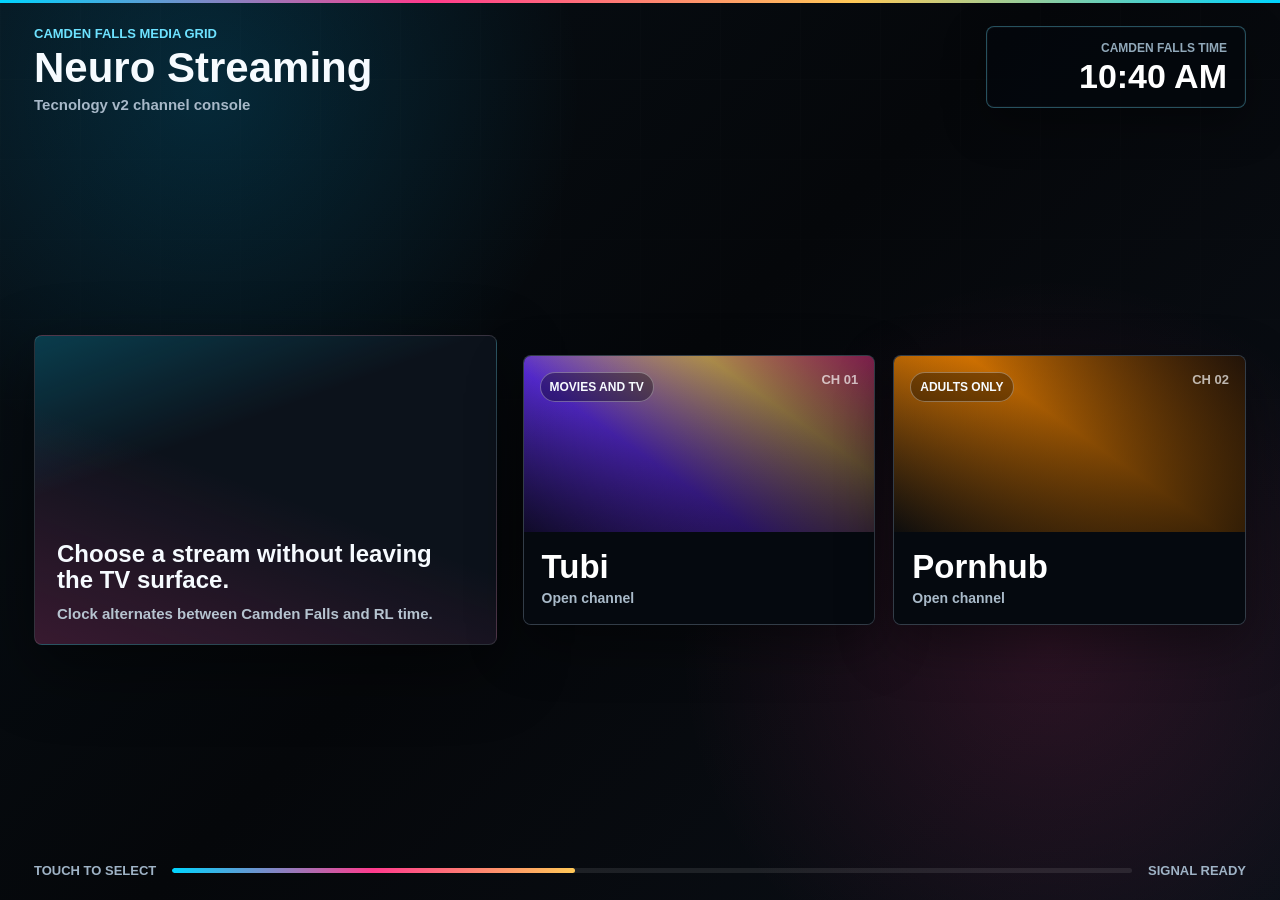
<file: neuro-streaming/index.html>
<!doctype html>
<html lang="en">
<head>
  <meta charset="utf-8">
  <meta name="viewport" content="width=device-width, initial-scale=1">
  <title>Neuro Streaming Tecnology v2</title>
  <style>
    * {
      box-sizing: border-box;
    }

    html,
    body {
      width: 100%;
      height: 100%;
      margin: 0;
      background: #05070a;
      color: #f6fbff;
      font-family: Arial, Helvetica, sans-serif;
      overflow: hidden;
    }

    body {
      display: flex;
      align-items: stretch;
      justify-content: center;
    }

    .screen {
      width: 100%;
      min-height: 100%;
      display: grid;
      grid-template-rows: auto 1fr auto;
      position: relative;
      padding: 26px 34px 22px;
      background:
        radial-gradient(circle at 16% 10%, rgba(0, 187, 255, 0.16), transparent 28%),
        radial-gradient(circle at 82% 72%, rgba(255, 59, 141, 0.14), transparent 30%),
        linear-gradient(135deg, #071017 0%, #05070a 48%, #0b1018 100%);
    }

    .screen::before {
      content: "";
      position: absolute;
      inset: 0;
      pointer-events: none;
      background:
        linear-gradient(90deg, rgba(255, 255, 255, 0.04) 1px, transparent 1px),
        linear-gradient(0deg, rgba(255, 255, 255, 0.035) 1px, transparent 1px);
      background-size: 80px 80px, 80px 80px;
      mask-image: linear-gradient(to bottom, rgba(0, 0, 0, 0.95), transparent 78%);
      opacity: 0.28;
    }

    .screen::after {
      content: "";
      position: absolute;
      left: 0;
      right: 0;
      top: 0;
      height: 3px;
      background: linear-gradient(90deg, #00d5ff, #ff3b8d, #ffc857, #00d5ff);
      animation: signalSweep 6s linear infinite;
    }

    header,
    .stage,
    footer {
      position: relative;
      z-index: 1;
    }

    header {
      display: grid;
      grid-template-columns: 1fr auto;
      align-items: start;
      gap: 24px;
    }

    .eyebrow {
      margin: 0 0 7px;
      color: #6de2ff;
      font-size: 13px;
      font-weight: 700;
      letter-spacing: 0;
      text-transform: uppercase;
    }

    h1 {
      margin: 0;
      font-size: 42px;
      line-height: 0.95;
      letter-spacing: 0;
    }

    .subline {
      margin: 8px 0 0;
      color: #a7b8c8;
      font-size: 15px;
      font-weight: 700;
    }

    .clock {
      min-width: 260px;
      padding: 14px 18px;
      border: 1px solid rgba(109, 226, 255, 0.34);
      border-radius: 8px;
      background: rgba(3, 8, 13, 0.72);
      box-shadow: inset 0 0 0 1px rgba(255, 255, 255, 0.03), 0 16px 42px rgba(0, 0, 0, 0.34);
      text-align: right;
    }

    .clock-label {
      color: #91a9ba;
      font-size: 12px;
      font-weight: 700;
      text-transform: uppercase;
    }

    .clock-time {
      display: block;
      margin-top: 4px;
      color: #ffffff;
      font-size: 34px;
      line-height: 1;
      font-weight: 700;
      transition: opacity 220ms ease, transform 220ms ease;
    }

    .clock.swap .clock-time {
      opacity: 0;
      transform: translateY(5px);
    }

    .stage {
      display: grid;
      grid-template-columns: minmax(260px, 0.78fr) minmax(380px, 1.22fr);
      gap: 26px;
      align-items: center;
      padding: 26px 0 22px;
    }

    .feature {
      min-height: 310px;
      display: grid;
      align-content: end;
      overflow: hidden;
      border: 1px solid rgba(255, 255, 255, 0.13);
      border-radius: 8px;
      padding: 22px;
      background:
        linear-gradient(160deg, rgba(0, 213, 255, 0.22), transparent 34%),
        linear-gradient(20deg, rgba(255, 59, 141, 0.18), transparent 50%),
        #0c121b;
      box-shadow: 0 24px 70px rgba(0, 0, 0, 0.45);
    }

    .feature strong {
      font-size: 24px;
      line-height: 1.08;
    }

    .feature span {
      display: block;
      margin-top: 12px;
      color: #b6c4d0;
      font-size: 15px;
      font-weight: 700;
    }

    .channels {
      display: grid;
      grid-template-columns: repeat(2, minmax(220px, 1fr));
      gap: 18px;
    }

    a {
      min-height: 270px;
      display: grid;
      grid-template-rows: 1fr auto;
      overflow: hidden;
      border: 1px solid rgba(210, 232, 248, 0.18);
      border-radius: 8px;
      background: #101721;
      color: #ffffff;
      text-decoration: none;
      box-shadow: 0 18px 54px rgba(0, 0, 0, 0.42);
      transition: border-color 160ms ease, transform 160ms ease, box-shadow 160ms ease;
    }

    a:hover,
    a:focus {
      outline: none;
      transform: translateY(-2px);
      border-color: #8ee8ff;
      box-shadow: 0 0 0 3px rgba(0, 213, 255, 0.18), 0 24px 70px rgba(0, 0, 0, 0.5);
    }

    .preview {
      min-height: 176px;
      display: flex;
      align-items: flex-start;
      justify-content: space-between;
      gap: 14px;
      padding: 16px;
    }

    .tubi .preview {
      background:
        linear-gradient(140deg, rgba(11, 11, 31, 0.12), rgba(10, 4, 18, 0.78)),
        linear-gradient(35deg, #130e34, #5f2eea 38%, #ffd166 72%, #ff3b8d);
    }

    .hub .preview {
      background:
        linear-gradient(140deg, rgba(18, 12, 4, 0.1), rgba(9, 8, 7, 0.82)),
        linear-gradient(35deg, #0f1012, #ff8a00 54%, #40210a);
    }

    .chip {
      padding: 7px 9px;
      border: 1px solid rgba(255, 255, 255, 0.32);
      border-radius: 999px;
      background: rgba(0, 0, 0, 0.34);
      color: #f7fbff;
      font-size: 12px;
      font-weight: 700;
      text-transform: uppercase;
    }

    .channel-number {
      color: rgba(255, 255, 255, 0.68);
      font-size: 13px;
      font-weight: 700;
    }

    .label {
      display: grid;
      gap: 7px;
      padding: 18px;
      background: rgba(5, 9, 15, 0.96);
    }

    .label strong {
      font-size: 33px;
      line-height: 1;
    }

    .label span {
      color: #a9bac9;
      font-size: 14px;
      font-weight: 700;
    }

    footer {
      display: grid;
      grid-template-columns: auto 1fr auto;
      align-items: center;
      gap: 16px;
      color: #9fb3c6;
      font-size: 13px;
      font-weight: 700;
      text-transform: uppercase;
    }

    .meter {
      height: 5px;
      overflow: hidden;
      border-radius: 999px;
      background: rgba(255, 255, 255, 0.09);
    }

    .meter span {
      display: block;
      width: 42%;
      height: 100%;
      border-radius: inherit;
      background: linear-gradient(90deg, #00d5ff, #ff3b8d, #ffc857);
      animation: meterPulse 3.6s ease-in-out infinite;
    }

    @keyframes signalSweep {
      0% {
        filter: hue-rotate(0deg);
      }

      100% {
        filter: hue-rotate(360deg);
      }
    }

    @keyframes meterPulse {
      0%,
      100% {
        transform: translateX(0);
      }

      50% {
        transform: translateX(138%);
      }
    }

    @media (max-width: 760px) {
      .screen {
        padding: 20px;
      }

      header,
      .stage,
      footer {
        grid-template-columns: 1fr;
      }

      .clock {
        min-width: 0;
        text-align: left;
      }

      h1 {
        font-size: 32px;
      }

      .feature {
        min-height: 180px;
      }

      .channels {
        grid-template-columns: 1fr;
      }

      a {
        min-height: 190px;
      }
    }
  </style>
</head>
<body>
  <main class="screen">
    <header>
      <div>
        <p class="eyebrow">Camden Falls Media Grid</p>
        <h1>Neuro Streaming</h1>
        <p class="subline">Tecnology v2 channel console</p>
      </div>

      <section class="clock" id="clockBox" aria-label="Time display">
        <div class="clock-label" id="clockLabel">Camden Falls Time</div>
        <span class="clock-time" id="clockTime">--:-- --</span>
      </section>
    </header>

    <section class="stage">
      <aside class="feature">
        <strong>Choose a stream without leaving the TV surface.</strong>
        <span>Clock alternates between Camden Falls and RL time.</span>
      </aside>

      <section class="channels" aria-label="Streaming channels">
        <a class="tubi" href="https://tubitv.com/home">
          <div class="preview">
            <span class="chip">Movies and TV</span>
            <span class="channel-number">CH 01</span>
          </div>
          <div class="label">
            <strong>Tubi</strong>
            <span>Open channel</span>
          </div>
        </a>

        <a class="hub" href="https://www.pornhub.com/video">
          <div class="preview">
            <span class="chip">Adults only</span>
            <span class="channel-number">CH 02</span>
          </div>
          <div class="label">
            <strong>Pornhub</strong>
            <span>Open channel</span>
          </div>
        </a>
      </section>
    </section>

    <footer>
      <span>Touch to select</span>
      <div class="meter" aria-hidden="true"><span></span></div>
      <span>Signal ready</span>
    </footer>
  </main>

  <script>
    var showCamdenTime = true;

    function formatTime(date) {
      return new Intl.DateTimeFormat("en-US", {
        hour: "numeric",
        minute: "2-digit",
        hour12: true
      }).format(date);
    }

    function updateClock() {
      var clockBox = document.getElementById("clockBox");
      var clockLabel = document.getElementById("clockLabel");
      var clockTime = document.getElementById("clockTime");
      var now = new Date();
      var camdenTime = new Date(now.getTime() - (8 * 60 * 60 * 1000));

      clockBox.classList.add("swap");

      setTimeout(function () {
        if (showCamdenTime) {
          clockLabel.textContent = "Camden Falls Time";
          clockTime.textContent = formatTime(camdenTime);
        } else {
          clockLabel.textContent = "RL Time";
          clockTime.textContent = formatTime(now);
        }

        clockBox.classList.remove("swap");
        showCamdenTime = !showCamdenTime;
      }, 220);
    }

    updateClock();
    setInterval(updateClock, 8000);
  </script>
</body>
</html>
</file>
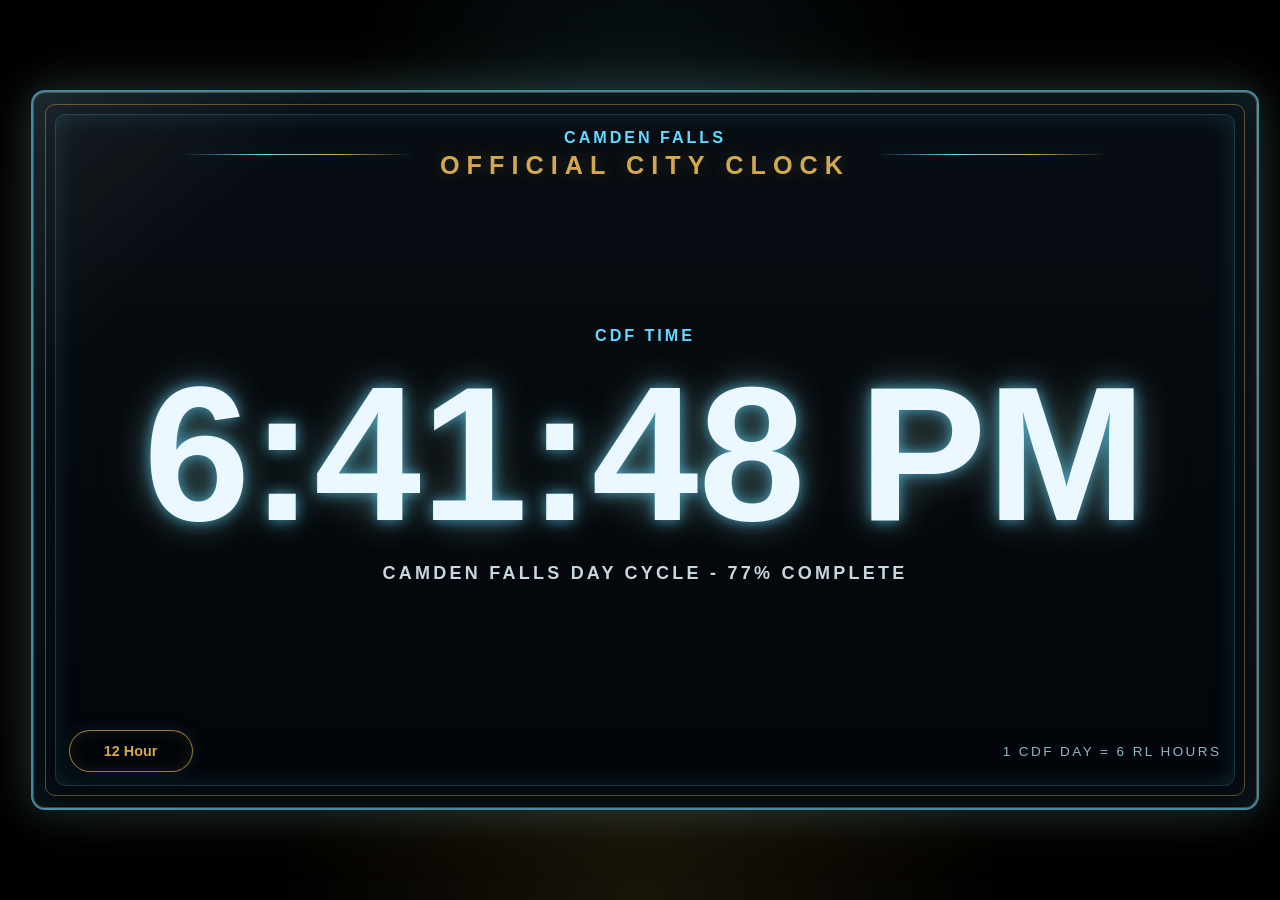
<file: clock.html>
<!doctype html>
<html lang="en">
<head>
  <meta charset="utf-8">
  <meta name="viewport" content="width=device-width, initial-scale=1">
  <title>Camden Falls Official Clock</title>
  <link rel="stylesheet" href="clock.css?v=2">
</head>
<body>
  <main class="clock-shell" aria-label="Camden Falls official city clock">
    <section class="clock-frame">
      <header class="clock-header">
        <span class="line"></span>
        <div>
          <p>Camden Falls</p>
          <h1>Official City Clock</h1>
        </div>
        <span class="line"></span>
      </header>

      <section class="time-panel">
        <p class="mode-label">CDF Time</p>
        <div class="time-readout" id="timeReadout">--:--:-- PM</div>
        <div class="date-readout" id="dateReadout">Camden day sync loading</div>
      </section>

      <footer class="clock-footer">
        <span id="formatToggle">12 Hour</span>
        <p>1 CDF day = 6 RL hours</p>
      </footer>
    </section>
  </main>
  <script src="clock.js?v=2"></script>
</body>
</html>
</file>
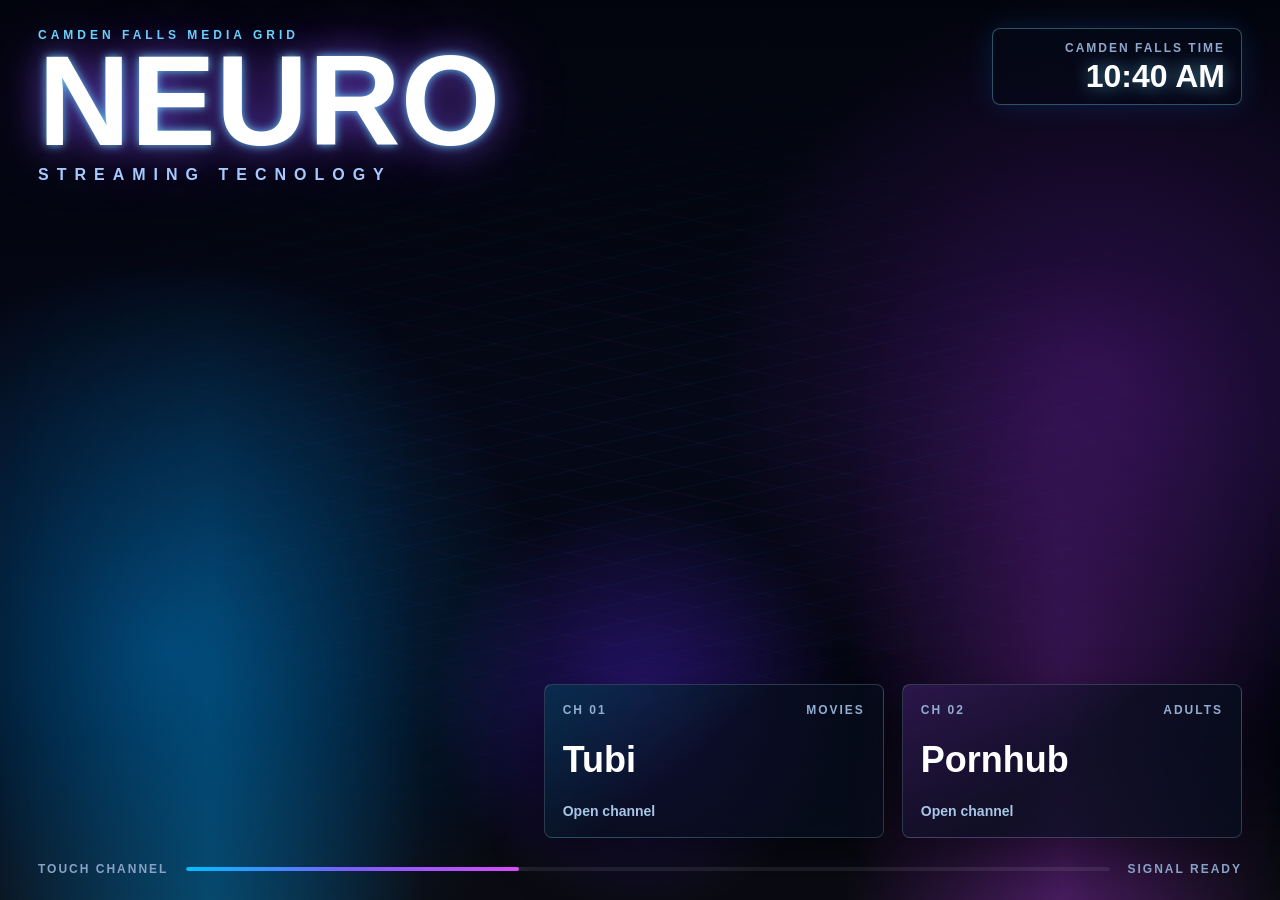
<file: neuro-streaming/console-manual.html>
<!doctype html>
<html lang="en">
<head>
  <meta charset="utf-8">
  <meta name="viewport" content="width=device-width, initial-scale=1">
  <title>Neuro Streaming Tecnology v2</title>
  <style>
    * { box-sizing: border-box; }
    html, body { width: 100%; height: 100%; margin: 0; overflow: hidden; background: #030611; color: #f7fbff; font-family: Arial, Helvetica, sans-serif; }
    body { display: flex; align-items: stretch; justify-content: center; }
    .screen { width: 100%; min-height: 100%; position: relative; display: grid; grid-template-rows: auto 1fr auto; padding: 28px 38px 24px; background: radial-gradient(circle at 50% 78%, rgba(95, 42, 255, 0.38), transparent 22%), radial-gradient(circle at 13% 72%, rgba(0, 153, 255, 0.34), transparent 30%), radial-gradient(circle at 86% 42%, rgba(179, 40, 255, 0.22), transparent 32%), linear-gradient(180deg, #02040d 0%, #050816 48%, #02030a 100%); isolation: isolate; }
    .screen::before, .screen::after { content: ""; position: absolute; inset: 0; pointer-events: none; z-index: -1; }
    .screen::before { background: repeating-linear-gradient(168deg, transparent 0 18px, rgba(0, 162, 255, 0.16) 19px, transparent 20px), repeating-linear-gradient(12deg, transparent 0 25px, rgba(166, 54, 255, 0.15) 26px, transparent 27px); mask-image: radial-gradient(ellipse at center, black 0%, transparent 76%); animation: drift 12s linear infinite; opacity: 0.46; }
    .screen::after { background: linear-gradient(90deg, transparent, rgba(0, 174, 255, 0.34), transparent 33%), linear-gradient(270deg, transparent, rgba(201, 64, 255, 0.36), transparent 34%), linear-gradient(0deg, rgba(255, 255, 255, 0.04), transparent 18%); mask-image: linear-gradient(to top, black, transparent 72%); opacity: 0.9; }
    header, .center, footer { position: relative; z-index: 1; }
    header { display: flex; align-items: flex-start; justify-content: space-between; gap: 26px; }
    .kicker { margin: 0 0 7px; color: #65dfff; font-size: 12px; font-weight: 700; letter-spacing: 4px; text-transform: uppercase; }
    h1 { margin: 0; color: #ffffff; font-size: clamp(54px, 10vw, 136px); line-height: 0.82; letter-spacing: 0; text-shadow: 0 0 10px rgba(106, 205, 255, 0.95), 0 0 34px rgba(118, 92, 255, 0.62), 0 0 70px rgba(184, 59, 255, 0.42); }
    .subtitle { margin: 12px 0 0; color: #a6caff; font-size: 16px; font-weight: 700; letter-spacing: 8px; text-transform: uppercase; }
    .clock { min-width: 250px; padding: 12px 16px; border: 1px solid rgba(118, 222, 255, 0.35); border-radius: 8px; background: rgba(4, 10, 24, 0.58); color: inherit; cursor: pointer; font: inherit; box-shadow: 0 0 28px rgba(0, 158, 255, 0.16); text-align: right; }
    .clock:hover, .clock:focus { outline: none; border-color: rgba(151, 235, 255, 0.72); box-shadow: 0 0 0 3px rgba(0, 191, 255, 0.14), 0 0 34px rgba(0, 158, 255, 0.24); }
    .clock-label { color: #8fa8cc; font-size: 12px; font-weight: 700; letter-spacing: 2px; text-transform: uppercase; }
    .clock-time { display: block; margin-top: 5px; color: #ffffff; font-size: 32px; font-weight: 700; line-height: 1; text-shadow: 0 0 18px rgba(111, 219, 255, 0.62); transition: opacity 220ms ease, transform 220ms ease; }
    .clock.swap .clock-time { opacity: 0; transform: translateY(5px); }
    .center { display: grid; align-content: end; gap: 24px; padding-bottom: 24px; }
    .channels { display: grid; grid-template-columns: repeat(2, minmax(230px, 1fr)); gap: 18px; max-width: 780px; justify-self: end; width: 58%; min-width: 520px; }
    a { min-height: 154px; display: grid; align-content: space-between; gap: 18px; padding: 18px; overflow: hidden; border: 1px solid rgba(183, 229, 255, 0.2); border-radius: 8px; background: rgba(8, 14, 30, 0.72); color: #ffffff; text-decoration: none; box-shadow: 0 18px 50px rgba(0, 0, 0, 0.45); transition: border-color 160ms ease, transform 160ms ease, box-shadow 160ms ease; }
    a:hover, a:focus { outline: none; transform: translateY(-2px); border-color: #8ee9ff; box-shadow: 0 0 0 3px rgba(0, 180, 255, 0.16), 0 22px 64px rgba(0, 0, 0, 0.52); }
    .tubi { background: linear-gradient(140deg, rgba(0, 187, 255, 0.18), transparent 45%), rgba(8, 14, 30, 0.72); }
    .hub { background: linear-gradient(140deg, rgba(184, 64, 255, 0.2), transparent 48%), rgba(8, 14, 30, 0.72); }
    .channel-top { display: flex; align-items: center; justify-content: space-between; gap: 12px; color: #92acd2; font-size: 12px; font-weight: 700; letter-spacing: 2px; text-transform: uppercase; }
    .channel-name { display: block; font-size: 36px; font-weight: 700; line-height: 1; }
    .channel-action { color: #a8c6e5; font-size: 14px; font-weight: 700; }
    footer { display: grid; grid-template-columns: auto 1fr auto; align-items: center; gap: 18px; color: #88a2c5; font-size: 12px; font-weight: 700; letter-spacing: 2px; text-transform: uppercase; }
    .meter { height: 4px; overflow: hidden; border-radius: 999px; background: rgba(255, 255, 255, 0.08); }
    .meter span { display: block; width: 36%; height: 100%; border-radius: inherit; background: linear-gradient(90deg, #00bfff, #7d5cff, #d84dff); animation: meter 3s ease-in-out infinite; box-shadow: 0 0 20px rgba(83, 189, 255, 0.75); }
    @keyframes drift { from { transform: translateX(-3%); } to { transform: translateX(3%); } }
    @keyframes meter { 0%, 100% { transform: translateX(0); } 50% { transform: translateX(180%); } }
    @media (max-width: 780px) { .screen { padding: 22px; } header { flex-direction: column; } .clock { min-width: 0; text-align: left; } .channels { width: 100%; min-width: 0; grid-template-columns: 1fr; } .subtitle { letter-spacing: 5px; } footer { grid-template-columns: 1fr; } }
  </style>
</head>
<body>
  <main class="screen">
    <header>
      <section>
        <p class="kicker">Camden Falls Media Grid</p>
        <h1>NEURO</h1>
        <p class="subtitle">Streaming Tecnology</p>
      </section>
      <button class="clock" id="clockBox" type="button" aria-label="Switch time display">
        <div class="clock-label" id="clockLabel">Camden Falls Time</div>
        <span class="clock-time" id="clockTime">--:-- --</span>
      </button>
    </header>
    <section class="center">
      <nav class="channels" aria-label="Streaming channels">
        <a class="tubi" href="https://tubitv.com/home"><div class="channel-top"><span>CH 01</span><span>Movies</span></div><strong class="channel-name">Tubi</strong><span class="channel-action">Open channel</span></a>
        <a class="hub" href="https://www.pornhub.com/video"><div class="channel-top"><span>CH 02</span><span>Adults</span></div><strong class="channel-name">Pornhub</strong><span class="channel-action">Open channel</span></a>
      </nav>
    </section>
    <footer><span>Touch channel</span><div class="meter" aria-hidden="true"><span></span></div><span>Signal ready</span></footer>
  </main>
  <script>
    var showCamdenTime = true;
    function formatTime(date) { return new Intl.DateTimeFormat("en-US", { hour: "numeric", minute: "2-digit", hour12: true }).format(date); }
    function drawClock() {
      var clockLabel = document.getElementById("clockLabel");
      var clockTime = document.getElementById("clockTime");
      var now = new Date();
      var camdenTime = new Date(now.getTime() - (8 * 60 * 60 * 1000));
      if (showCamdenTime) { clockLabel.textContent = "Camden Falls Time"; clockTime.textContent = formatTime(camdenTime); }
      else { clockLabel.textContent = "RL Time"; clockTime.textContent = formatTime(now); }
    }
    function switchClock() {
      var clockBox = document.getElementById("clockBox");
      clockBox.classList.add("swap");
      setTimeout(function () { showCamdenTime = !showCamdenTime; drawClock(); clockBox.classList.remove("swap"); }, 220);
    }
    document.getElementById("clockBox").addEventListener("click", switchClock);
    drawClock();
    setInterval(drawClock, 30000);
  </script>
</body>
</html>
</file>
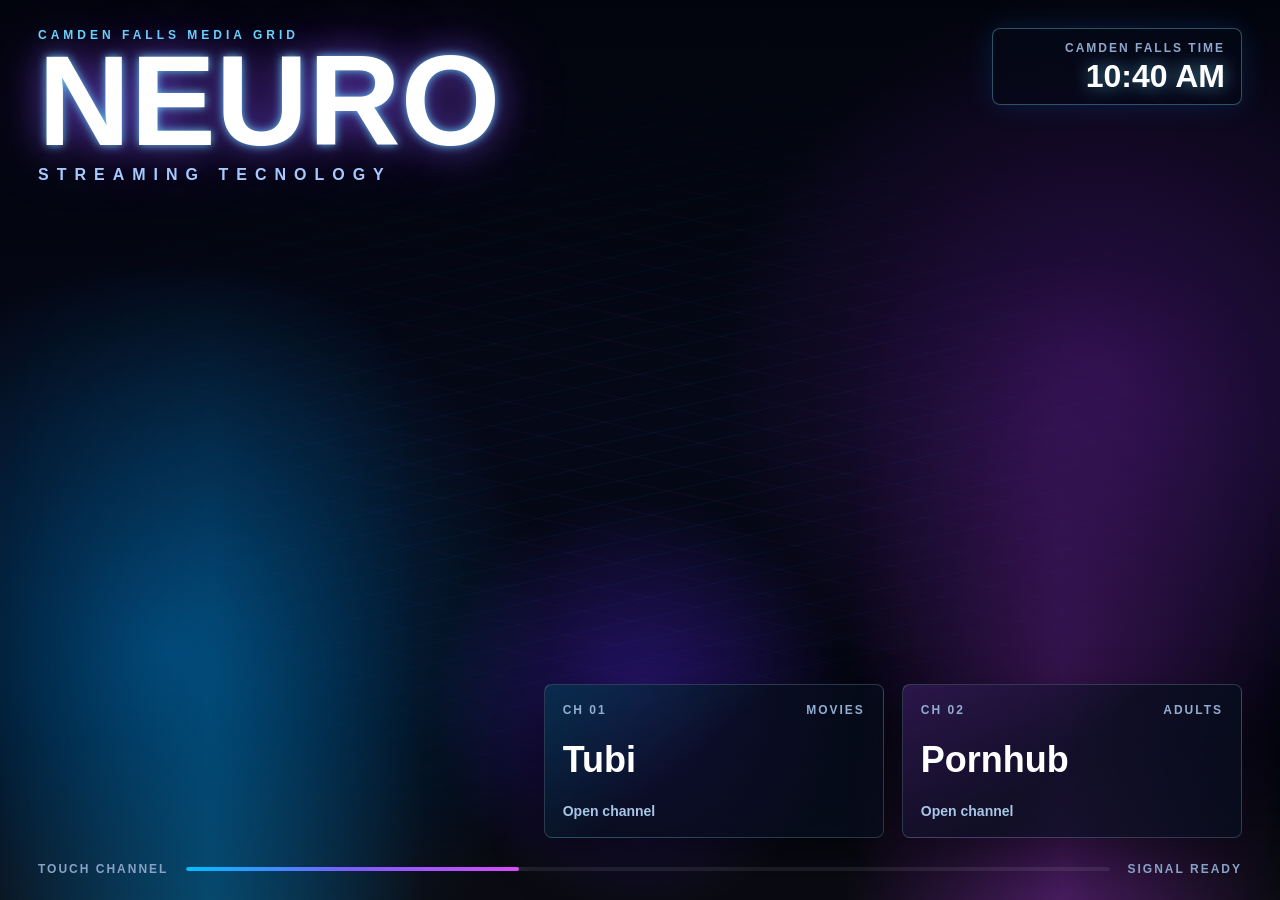
<file: neuro-streaming/console.html>
<!doctype html>
<html lang="en">
<head>
  <meta charset="utf-8">
  <meta name="viewport" content="width=device-width, initial-scale=1">
  <title>Neuro Streaming Tecnology v2</title>
  <style>
    * {
      box-sizing: border-box;
    }

    html,
    body {
      width: 100%;
      height: 100%;
      margin: 0;
      overflow: hidden;
      background: #030611;
      color: #f7fbff;
      font-family: Arial, Helvetica, sans-serif;
    }

    body {
      display: flex;
      align-items: stretch;
      justify-content: center;
    }

    .screen {
      width: 100%;
      min-height: 100%;
      position: relative;
      display: grid;
      grid-template-rows: auto 1fr auto;
      padding: 28px 38px 24px;
      background:
        radial-gradient(circle at 50% 78%, rgba(95, 42, 255, 0.38), transparent 22%),
        radial-gradient(circle at 13% 72%, rgba(0, 153, 255, 0.34), transparent 30%),
        radial-gradient(circle at 86% 42%, rgba(179, 40, 255, 0.22), transparent 32%),
        linear-gradient(180deg, #02040d 0%, #050816 48%, #02030a 100%);
      isolation: isolate;
    }

    .screen::before,
    .screen::after {
      content: "";
      position: absolute;
      inset: 0;
      pointer-events: none;
      z-index: -1;
    }

    .screen::before {
      background:
        repeating-linear-gradient(168deg, transparent 0 18px, rgba(0, 162, 255, 0.16) 19px, transparent 20px),
        repeating-linear-gradient(12deg, transparent 0 25px, rgba(166, 54, 255, 0.15) 26px, transparent 27px);
      mask-image: radial-gradient(ellipse at center, black 0%, transparent 76%);
      animation: drift 12s linear infinite;
      opacity: 0.46;
    }

    .screen::after {
      background:
        linear-gradient(90deg, transparent, rgba(0, 174, 255, 0.34), transparent 33%),
        linear-gradient(270deg, transparent, rgba(201, 64, 255, 0.36), transparent 34%),
        linear-gradient(0deg, rgba(255, 255, 255, 0.04), transparent 18%);
      mask-image: linear-gradient(to top, black, transparent 72%);
      opacity: 0.9;
    }

    header,
    .center,
    footer {
      position: relative;
      z-index: 1;
    }

    header {
      display: flex;
      align-items: flex-start;
      justify-content: space-between;
      gap: 26px;
    }

    .kicker {
      margin: 0 0 7px;
      color: #65dfff;
      font-size: 12px;
      font-weight: 700;
      letter-spacing: 4px;
      text-transform: uppercase;
    }

    h1 {
      margin: 0;
      color: #ffffff;
      font-size: clamp(54px, 10vw, 136px);
      line-height: 0.82;
      letter-spacing: 0;
      text-shadow:
        0 0 10px rgba(106, 205, 255, 0.95),
        0 0 34px rgba(118, 92, 255, 0.62),
        0 0 70px rgba(184, 59, 255, 0.42);
    }

    .subtitle {
      margin: 12px 0 0;
      color: #a6caff;
      font-size: 16px;
      font-weight: 700;
      letter-spacing: 8px;
      text-transform: uppercase;
    }

    .clock {
      min-width: 250px;
      padding: 12px 16px;
      border: 1px solid rgba(118, 222, 255, 0.35);
      border-radius: 8px;
      background: rgba(4, 10, 24, 0.58);
      color: inherit;
      cursor: pointer;
      font: inherit;
      box-shadow: 0 0 28px rgba(0, 158, 255, 0.16);
      text-align: right;
    }

    .clock:hover,
    .clock:focus {
      outline: none;
      border-color: rgba(151, 235, 255, 0.72);
      box-shadow: 0 0 0 3px rgba(0, 191, 255, 0.14), 0 0 34px rgba(0, 158, 255, 0.24);
    }

    .clock-label {
      color: #8fa8cc;
      font-size: 12px;
      font-weight: 700;
      letter-spacing: 2px;
      text-transform: uppercase;
    }

    .clock-time {
      display: block;
      margin-top: 5px;
      color: #ffffff;
      font-size: 32px;
      font-weight: 700;
      line-height: 1;
      text-shadow: 0 0 18px rgba(111, 219, 255, 0.62);
      transition: opacity 220ms ease, transform 220ms ease;
    }

    .clock.swap .clock-time {
      opacity: 0;
      transform: translateY(5px);
    }

    .center {
      display: grid;
      align-content: end;
      gap: 24px;
      padding-bottom: 24px;
    }

    .channels {
      display: grid;
      grid-template-columns: repeat(2, minmax(230px, 1fr));
      gap: 18px;
      max-width: 780px;
      justify-self: end;
      width: 58%;
      min-width: 520px;
    }

    a {
      min-height: 154px;
      display: grid;
      align-content: space-between;
      gap: 18px;
      padding: 18px;
      overflow: hidden;
      border: 1px solid rgba(183, 229, 255, 0.2);
      border-radius: 8px;
      background: rgba(8, 14, 30, 0.72);
      color: #ffffff;
      text-decoration: none;
      box-shadow: 0 18px 50px rgba(0, 0, 0, 0.45);
      transition: border-color 160ms ease, transform 160ms ease, box-shadow 160ms ease;
    }

    a:hover,
    a:focus {
      outline: none;
      transform: translateY(-2px);
      border-color: #8ee9ff;
      box-shadow: 0 0 0 3px rgba(0, 180, 255, 0.16), 0 22px 64px rgba(0, 0, 0, 0.52);
    }

    .tubi {
      background:
        linear-gradient(140deg, rgba(0, 187, 255, 0.18), transparent 45%),
        rgba(8, 14, 30, 0.72);
    }

    .hub {
      background:
        linear-gradient(140deg, rgba(184, 64, 255, 0.2), transparent 48%),
        rgba(8, 14, 30, 0.72);
    }

    .channel-top {
      display: flex;
      align-items: center;
      justify-content: space-between;
      gap: 12px;
      color: #92acd2;
      font-size: 12px;
      font-weight: 700;
      letter-spacing: 2px;
      text-transform: uppercase;
    }

    .channel-name {
      display: block;
      font-size: 36px;
      font-weight: 700;
      line-height: 1;
    }

    .channel-action {
      color: #a8c6e5;
      font-size: 14px;
      font-weight: 700;
    }

    footer {
      display: grid;
      grid-template-columns: auto 1fr auto;
      align-items: center;
      gap: 18px;
      color: #88a2c5;
      font-size: 12px;
      font-weight: 700;
      letter-spacing: 2px;
      text-transform: uppercase;
    }

    .meter {
      height: 4px;
      overflow: hidden;
      border-radius: 999px;
      background: rgba(255, 255, 255, 0.08);
    }

    .meter span {
      display: block;
      width: 36%;
      height: 100%;
      border-radius: inherit;
      background: linear-gradient(90deg, #00bfff, #7d5cff, #d84dff);
      animation: meter 3s ease-in-out infinite;
      box-shadow: 0 0 20px rgba(83, 189, 255, 0.75);
    }

    @keyframes drift {
      from { transform: translateX(-3%); }
      to { transform: translateX(3%); }
    }

    @keyframes meter {
      0%, 100% { transform: translateX(0); }
      50% { transform: translateX(180%); }
    }

    @media (max-width: 780px) {
      .screen { padding: 22px; }
      header { flex-direction: column; }
      .clock { min-width: 0; text-align: left; }
      .channels { width: 100%; min-width: 0; grid-template-columns: 1fr; }
      .subtitle { letter-spacing: 5px; }
      footer { grid-template-columns: 1fr; }
    }
  </style>
</head>
<body>
  <main class="screen">
    <header>
      <section>
        <p class="kicker">Camden Falls Media Grid</p>
        <h1>NEURO</h1>
        <p class="subtitle">Streaming Tecnology</p>
      </section>

      <button class="clock" id="clockBox" type="button" aria-label="Switch time display">
        <div class="clock-label" id="clockLabel">Camden Falls Time</div>
        <span class="clock-time" id="clockTime">--:-- --</span>
      </button>
    </header>

    <section class="center">
      <nav class="channels" aria-label="Streaming channels">
        <a class="tubi" href="https://tubitv.com/home">
          <div class="channel-top"><span>CH 01</span><span>Movies</span></div>
          <strong class="channel-name">Tubi</strong>
          <span class="channel-action">Open channel</span>
        </a>

        <a class="hub" href="https://www.pornhub.com/video">
          <div class="channel-top"><span>CH 02</span><span>Adults</span></div>
          <strong class="channel-name">Pornhub</strong>
          <span class="channel-action">Open channel</span>
        </a>
      </nav>
    </section>

    <footer>
      <span>Touch channel</span>
      <div class="meter" aria-hidden="true"><span></span></div>
      <span>Signal ready</span>
    </footer>
  </main>

  <script>
    var showCamdenTime = true;

    function formatTime(date) {
      return new Intl.DateTimeFormat("en-US", {
        hour: "numeric",
        minute: "2-digit",
        hour12: true
      }).format(date);
    }

    function drawClock() {
      var clockLabel = document.getElementById("clockLabel");
      var clockTime = document.getElementById("clockTime");
      var now = new Date();
      var camdenTime = new Date(now.getTime() - (8 * 60 * 60 * 1000));

      if (showCamdenTime) {
        clockLabel.textContent = "Camden Falls Time";
        clockTime.textContent = formatTime(camdenTime);
      } else {
        clockLabel.textContent = "RL Time";
        clockTime.textContent = formatTime(now);
      }
    }

    function switchClock() {
      var clockBox = document.getElementById("clockBox");
      clockBox.classList.add("swap");

      setTimeout(function () {
        showCamdenTime = !showCamdenTime;
        drawClock();
        clockBox.classList.remove("swap");
      }, 220);
    }

    document.getElementById("clockBox").addEventListener("click", switchClock);
    drawClock();
    setInterval(drawClock, 30000);
  </script>
</body>
</html>
</file>
<file: neura-build-1001/neura-hud-ui.css>
/* =====================================================//
Name of script: neura-hud-ui
Build: 1054
Update: Stable Popup Windows
Pattern: Hud/Neura Hud UI.lsl -> Web/neura-build-1001.html -> Web/neura-hud-ui.css -> Web/neura-hud-ui.js
Date and time: 2026-07-02 00:00:00 -04:00
Team: Jynx Glitch Violet.(TM) Jah-Vryn(TM) Jah'Vict(TM).
// ===================================================== */

:root {
  --hud-ratio: 1.595;
  --glass: rgba(3, 12, 20, 0.12);
  --glass-deep: rgba(2, 9, 15, 0.22);
  --panel: rgba(2, 12, 20, 0.13);
  --panel-strong: rgba(2, 15, 24, 0.2);
  --line: rgba(147, 222, 255, 0.46);
  --text: #eaf8ff;
  --muted: #b4c4cd;
  --accent: #2fc7ff;
  --good: #35f0b4;
  --gold: #ffd36c;
  --purple: #b46cff;
  --pink: #ff5bd0;
  --hud-icon: #9eefff;
  --orb-mood-glow: rgba(47, 199, 255, 0.16);
  --button-radius: 9px;
  --panel-radius: 3px;
}

* {
  box-sizing: border-box;
}

body {
  margin: 0;
  width: 100%;
  height: 100vh;
  font-family: Arial, Helvetica, sans-serif;
  color: var(--text);
  background: #e8f8ff;
  overflow: hidden;
  display: grid;
  place-items: center;
}

button,
input,
select {
  font: inherit;
}

.neura-shell {
  position: relative;
  width: min(98vw, calc(98vh * var(--hud-ratio)), 1424px);
  max-height: 98vh;
  aspect-ratio: var(--hud-ratio);
  margin: 0;
  padding: 14px 20px 10px;
  background:
    linear-gradient(90deg, rgba(0, 8, 16, 0.18), rgba(3, 18, 29, 0.12) 31%, rgba(3, 20, 32, 0.1) 58%, rgba(0, 8, 16, 0.18)),
    linear-gradient(145deg, rgba(255, 255, 255, 0.11), rgba(255, 255, 255, 0.01) 25%, rgba(0, 0, 0, 0.1) 74%),
    radial-gradient(circle at 16% 3%, rgba(47, 199, 255, 0.14), transparent 34%),
    radial-gradient(circle at 72% 0%, rgba(180, 108, 255, 0.09), transparent 32%),
    url("Images/Luxury villa at sunset by the bay.png") center / cover no-repeat,
    var(--glass);
  border: 1px solid rgba(144, 210, 255, 0.22);
  border-radius: 4px;
  box-shadow:
    inset 0 1px 0 rgba(255, 255, 255, 0.42),
    inset 0 -20px 42px rgba(0, 0, 0, 0.14);
  backdrop-filter: saturate(1.08);
  display: flex;
  flex-direction: column;
  gap: 10px;
  overflow: hidden;
}

.neura-shell[data-mood="bright"] {
  --orb-mood-glow: rgba(66, 255, 210, 0.22);
}

.neura-shell[data-mood="steady"] {
  --orb-mood-glow: rgba(47, 199, 255, 0.18);
}

.neura-shell[data-mood="low"] {
  --orb-mood-glow: rgba(255, 211, 108, 0.2);
}

.neura-shell[data-mood="urgent"] {
  --orb-mood-glow: rgba(255, 84, 105, 0.25);
}

.neura-topbar {
  display: grid;
  grid-template-columns: minmax(240px, 318px) minmax(0, 1fr) minmax(240px, 318px);
  gap: 12px;
  align-items: center;
  padding-right: 0;
  max-width: none;
  flex: 0 0 auto;
}

.neura-brand {
  display: grid;
  grid-template-columns: 108px 1fr;
  align-items: center;
  column-gap: 12px;
  min-width: 0;
}

.neura-brand img {
  grid-row: 1 / 3;
  width: 106px;
  height: 106px;
  object-fit: cover;
  object-position: center;
  filter: drop-shadow(0 0 12px rgba(66, 255, 210, 0.28));
}

.neura-brand strong {
  display: block;
  letter-spacing: 0.24em;
  color: var(--accent);
  font-size: 42px;
  font-weight: 400;
  text-shadow: none;
}

.neura-brand span {
  color: var(--muted);
  font-size: 14px;
  letter-spacing: 0.28em;
  text-transform: uppercase;
}

.neura-tabs {
  display: flex;
  justify-content: center;
  align-items: center;
  gap: 8px;
  justify-self: center;
  width: 100%;
}

.neura-tabs button,
.neura-actions button,
.setup-gate button,
.profile-shell button {
  --button-accent: var(--accent);
  --button-rgb: 47, 199, 255;
  position: relative;
  min-height: 44px;
  padding: 0 16px;
  overflow: hidden;
  color: var(--text);
  background:
    linear-gradient(180deg, rgba(255, 255, 255, 0.2), rgba(var(--button-rgb), 0.08)),
    rgba(4, 17, 28, 0.18);
  border: 1px solid rgba(146, 222, 255, 0.5);
  border-radius: var(--button-radius);
  box-shadow:
    inset 0 0 0 1px rgba(var(--button-rgb), 0.22),
    0 2px 7px rgba(0, 0, 0, 0.24);
  text-shadow: 0 1px 2px rgba(0, 0, 0, 0.85);
  backdrop-filter: blur(5px) saturate(1.16);
}

.neura-tabs button::before,
.neura-actions button::before,
.profile-shell button::before {
  display: none;
}

.neura-tabs button::after,
.neura-actions button::after,
.profile-shell button::after {
  display: none;
}

.neura-tabs button.is-active {
  border-color: rgba(0, 12, 22, 0.9);
  color: #ffffff;
  box-shadow:
    inset 0 0 0 1px rgba(var(--button-rgb), 0.48),
    0 0 12px rgba(var(--button-rgb), 0.25),
    0 3px 7px rgba(0, 0, 0, 0.28);
}

.neura-tabs button[data-tab="home"] { --button-accent: #35f0b4; --button-rgb: 53, 240, 180; }
.neura-tabs button[data-tab="profile"] { --button-accent: #2fc7ff; --button-rgb: 47, 199, 255; }
.neura-tabs button[data-tab="wallet"] { --button-accent: #2fc7ff; --button-rgb: 47, 199, 255; }
.neura-tabs button[data-tab="health"] { --button-accent: #b46cff; --button-rgb: 180, 108, 255; }
.neura-tabs button[data-tab="work"] { --button-accent: #ffd36c; --button-rgb: 255, 211, 108; }

.neura-tabs span {
  position: relative;
  z-index: 1;
  display: inline-grid;
  place-items: center;
  width: 26px;
  height: 24px;
  margin-right: 8px;
  color: var(--button-accent);
  line-height: 1;
  text-shadow: 0 1px 2px rgba(0, 0, 0, 0.8);
}

.neura-tabs em {
  position: relative;
  z-index: 1;
  font-style: normal;
  font-size: 14px;
  font-weight: 700;
}

.neura-tabs button {
  width: 110px;
  min-height: 44px;
  padding: 0 10px;
}

.neura-tabs svg,
.neura-actions svg,
.action-window-close svg,
.avatar-window-close svg,
.stat-row svg {
  display: block;
  width: 20px;
  height: 20px;
  fill: none;
  stroke: currentColor;
  stroke-width: 2.1;
  stroke-linecap: round;
  stroke-linejoin: round;
}

.hud-icon {
  display: inline-block;
  width: 22px;
  height: 22px;
  flex: 0 0 auto;
  background: var(--hud-icon);
  -webkit-mask: var(--icon) center / contain no-repeat;
  mask: var(--icon) center / contain no-repeat;
  filter: drop-shadow(0 0 5px rgba(47, 199, 255, 0.24));
}

.icon-home { --icon: url("Icons/Home.png"); }
.icon-profile { --icon: url("Icons/Profile.png"); }
.icon-wallet { --icon: url("Icons/wallet.png"); }
.icon-health { --icon: url("Icons/Health.png"); }
.icon-work { --icon: url("Icons/Work.png"); }
.icon-sync { --icon: url("Icons/Sync.png"); }
.icon-notify { --icon: url("Icons/Notification.png"); }
.icon-settings { --icon: url("Icons/settings.png"); }
.icon-xp { --icon: url("Icons/XP.png"); }
.icon-hunger { --icon: url("Icons/Hunger.png"); }
.icon-thirst { --icon: url("Icons/Thirst.png"); }
.icon-sleep { --icon: url("Icons/Sleep.png"); }
.icon-energy { --icon: url("Icons/Energy.png"); }
.icon-stamina { --icon: url("Icons/Stamina.png"); }
.icon-hygiene { --icon: url("Icons/Hygiene.png"); }
.icon-fun { --icon: url("Icons/party-popper.png"); }
.icon-care { --icon: url("Icons/Care.png"); }

.neura-tabs .hud-icon {
  width: 21px;
  height: 21px;
}

.neura-actions .hud-icon {
  width: 21px;
  height: 21px;
}

.stat-row > .hud-icon {
  width: 24px;
  height: 24px;
}

.neura-dock {
  display: flex;
  justify-content: center;
  flex: 0 0 auto;
  padding: 0 0 2px;
}

.neura-actions {
  display: flex;
  gap: 8px;
  justify-content: center;
  padding: 5px 7px;
  background: rgba(0, 10, 18, 0.16);
  border: 1px solid rgba(146, 222, 255, 0.28);
  border-radius: var(--panel-radius);
  box-shadow:
    inset 0 1px 0 rgba(255, 255, 255, 0.18),
    0 6px 18px rgba(0, 0, 0, 0.16);
  backdrop-filter: blur(6px) saturate(1.12);
}

.neura-actions button {
  --button-accent: var(--accent);
  position: relative;
  display: flex;
  align-items: center;
  justify-content: center;
  gap: 7px;
  width: 98px;
  min-width: 0;
  min-height: 36px;
  padding: 0 10px;
  color: var(--button-accent);
  font-size: 12px;
}

.neura-actions button span,
.neura-actions button em,
.neura-actions button sup,
.profile-shell button {
  position: relative;
  z-index: 1;
}

.neura-actions button span {
  display: inline-grid;
  place-items: center;
  width: 22px;
  height: 22px;
  color: var(--button-accent);
}

.neura-actions button em {
  color: var(--text);
  font-style: normal;
  font-weight: 700;
}

.neura-actions button[data-action="notify"] { --button-accent: #b46cff; --button-rgb: 180, 108, 255; }
.neura-actions button[data-action="settings"] { --button-accent: #42ffd2; --button-rgb: 66, 255, 210; }

.neura-actions button.is-active {
  border-color: rgba(158, 239, 255, 0.62);
  box-shadow:
    inset 0 0 0 1px rgba(158, 239, 255, 0.2),
    0 0 16px rgba(47, 199, 255, 0.18);
}

.neura-sync {
  display: grid;
  place-items: center;
  width: 36px;
  height: 36px;
  min-height: 0;
  padding: 0;
  color: #2fc7ff;
  background: transparent;
  border: 0;
  border-radius: 0;
  box-shadow: none;
  text-shadow: 0 0 10px rgba(47, 199, 255, 0.5);
  backdrop-filter: none;
  cursor: pointer;
  font-size: 12px;
}

.neura-sync span {
  display: inline-grid;
  place-items: center;
  width: 24px;
  height: 24px;
}

.neura-sync svg {
  width: 24px;
  height: 24px;
  stroke-width: 2.3;
  fill: none;
  stroke: currentColor;
  stroke-linecap: round;
  stroke-linejoin: round;
}

.neura-sync:hover {
  color: #7fffe6;
}

.neura-actions sup {
  position: absolute;
  top: 2px;
  right: 5px;
  min-width: 18px;
  padding: 2px 4px;
  color: #fff;
  background: linear-gradient(180deg, var(--purple), #5f24d4);
  border-radius: 999px;
  font-size: 11px;
  line-height: 1;
  box-shadow: none;
}

.action-window[hidden] {
  display: none;
}

.action-window {
  position: absolute;
  top: 50%;
  left: 50%;
  z-index: 30;
  display: grid;
  grid-template-rows: auto 1fr;
  width: min(945px, calc(100% - 56px));
  height: min(659px, calc(100% - 56px));
  min-height: 0;
  overflow: hidden;
  color: var(--text);
  background:
    radial-gradient(circle at 18% 0%, rgba(47, 199, 255, 0.08), transparent 34%),
    radial-gradient(circle at 84% 0%, rgba(180, 108, 255, 0.06), transparent 36%),
    linear-gradient(180deg, rgba(10, 28, 42, 0.84), rgba(1, 8, 14, 0.9)),
    rgba(1, 8, 14, 0.9);
  border: 1px solid rgba(144, 230, 255, 0.38);
  border-radius: var(--panel-radius);
  box-shadow:
    inset 0 1px 0 rgba(255, 255, 255, 0.12),
    0 18px 44px rgba(0, 0, 0, 0.42),
    0 0 22px rgba(47, 199, 255, 0.14);
  opacity: 1;
  transform: translate(-50%, -50%);
  transform-origin: center;
  backdrop-filter: blur(6px) saturate(1.04);
}

.action-window.is-opening {
  animation: actionWindowPop 260ms cubic-bezier(0.17, 0.84, 0.32, 1.12) both;
}

.action-window::before {
  display: none;
}

.action-window-bar {
  position: relative;
  z-index: 1;
  display: flex;
  align-items: center;
  justify-content: space-between;
  gap: 16px;
  padding: 14px 16px 12px;
  border-bottom: 1px solid rgba(84, 232, 255, 0.22);
  background:
    linear-gradient(180deg, rgba(255, 255, 255, 0.035), transparent),
    rgba(0, 10, 18, 0.28);
}

.action-window.is-opening .action-window-bar {
  animation: actionWindowBarIn 320ms ease both;
}

.action-window-bar span {
  display: block;
  color: var(--muted);
  font-size: 11px;
  letter-spacing: 0.32em;
}

.action-window-bar h2 {
  margin: 4px 0 0;
  color: var(--accent);
  font-size: 21px;
  font-weight: 500;
  letter-spacing: 0.12em;
  text-transform: uppercase;
}

.action-window-close {
  display: grid;
  place-items: center;
  width: 46px;
  height: 38px;
  padding: 0;
  color: #7fffe6;
  background:
    linear-gradient(180deg, rgba(255, 255, 255, 0.06), rgba(66, 255, 210, 0.04)),
    rgba(0, 10, 18, 0.5);
  border: 1px solid rgba(84, 232, 255, 0.36);
  border-radius: var(--button-radius);
  box-shadow: none;
}

.action-window-close svg {
  width: 24px;
  height: 24px;
}

.action-window-body {
  position: relative;
  z-index: 1;
  min-height: 0;
  padding: 16px;
}

.action-window.is-opening .action-window-body {
  animation: actionWindowBodyIn 340ms ease both;
}

.action-panel {
  display: none;
  height: 100%;
  min-height: 0;
  padding: 18px;
  border: 1px solid rgba(147, 222, 255, 0.2);
  border-radius: var(--panel-radius);
  background:
    linear-gradient(180deg, rgba(255, 255, 255, 0.035), rgba(255, 255, 255, 0)),
    rgba(1, 10, 17, 0.38);
  box-shadow:
    inset 0 1px 0 rgba(255, 255, 255, 0.08),
    inset 0 -18px 34px rgba(0, 0, 0, 0.18);
  backdrop-filter: blur(4px) saturate(1.04);
}

.action-panel.is-active {
  display: block;
  animation: actionPanelPop 260ms ease both;
}

.action-panel h3 {
  margin: 0 0 12px;
  color: var(--text);
  font-size: 22px;
  font-weight: 400;
}

.action-panel p {
  margin: 0;
  color: var(--muted);
  font-size: 16px;
}

.settings-grid {
  display: grid;
  gap: 14px;
}

.settings-control {
  display: grid;
  gap: 14px;
  padding: 16px;
  background:
    linear-gradient(135deg, rgba(47, 199, 255, 0.08), transparent 58%),
    rgba(1, 10, 18, 0.38);
  border: 1px solid rgba(84, 232, 255, 0.28);
  border-radius: var(--panel-radius);
  box-shadow:
    inset 0 1px 0 rgba(255, 255, 255, 0.08),
    0 0 18px rgba(0, 0, 0, 0.22);
}

.settings-control header {
  display: flex;
  align-items: center;
  justify-content: space-between;
  gap: 16px;
}

.settings-control header span {
  color: var(--accent);
  font-size: 13px;
  font-weight: 700;
  letter-spacing: 0.16em;
  text-transform: uppercase;
}

.settings-control header strong {
  color: #7fffe6;
  font-size: 24px;
  font-weight: 400;
}

.settings-control input[type="range"] {
  width: 100%;
  accent-color: var(--accent);
}

.settings-presets {
  display: flex;
  flex-wrap: wrap;
  gap: 8px;
}

.settings-presets button {
  min-height: 36px;
  padding: 0 14px;
  color: var(--text);
  background:
    linear-gradient(180deg, rgba(255, 255, 255, 0.07), rgba(47, 199, 255, 0.04)),
    rgba(1, 10, 18, 0.54);
  border: 1px solid rgba(84, 232, 255, 0.34);
  border-radius: var(--button-radius);
  cursor: pointer;
}

.settings-presets button.is-active {
  color: #7fffe6;
  border-color: rgba(126, 255, 230, 0.72);
  box-shadow:
    inset 0 0 0 1px rgba(126, 255, 230, 0.16),
    0 0 14px rgba(66, 255, 210, 0.16);
}

.neura-clock {
  width: 178px;
  min-height: 52px;
  padding: 0 18px;
  display: grid;
  align-items: center;
  justify-items: center;
  text-align: center;
  background:
    linear-gradient(180deg, rgba(13, 42, 56, 0.54), rgba(1, 10, 18, 0.3)),
    rgba(1, 10, 17, 0.18);
  border: 1px solid rgba(84, 232, 255, 0.36);
  border-radius: var(--panel-radius);
  box-shadow:
    inset 0 0 0 1px rgba(255, 255, 255, 0.08),
    0 0 14px rgba(47, 199, 255, 0.18);
  backdrop-filter: blur(4px) saturate(1.12);
  justify-self: end;
  clip-path: none;
}

.neura-status-cluster {
  display: flex;
  align-items: center;
  justify-content: flex-end;
  gap: 10px;
  justify-self: end;
  min-width: 226px;
}

.neura-clock::before {
  display: none;
}

.neura-clock::after {
  display: none;
}

.neura-clock time {
  display: block;
  color: #7fffe6;
  font-size: 27px;
  font-weight: 500;
  line-height: 1;
  letter-spacing: 0.02em;
  text-shadow: 0 0 12px rgba(66, 255, 210, 0.44), 0 1px 2px rgba(0, 0, 0, 0.85);
}

.setup-gate {
  display: flex;
  justify-content: space-between;
  gap: 12px;
  align-items: center;
  margin: 0;
  padding: 10px 12px;
  max-width: none;
  min-height: 62px;
  background: var(--glass-deep);
  border: 1px solid rgba(255, 202, 72, 0.42);
  border-radius: var(--panel-radius);
  box-shadow: inset 0 1px 0 rgba(255, 255, 255, 0.14);
}

.setup-gate strong {
  color: #ffd15c;
  font-size: 18px;
}

.setup-gate p,
.empty-panel p {
  margin: 4px 0 0;
  color: var(--muted);
  font-size: 15px;
}

.neura-view {
  display: none;
  min-height: 0;
}

.neura-view.is-active {
  display: flex;
  flex: 1 1 auto;
  flex-direction: column;
}

.home-grid {
  display: grid;
  grid-template-columns: 0.9fr 1fr;
  gap: 10px;
  max-width: none;
  flex: 1 1 auto;
  height: 100%;
  min-height: 0;
}

.core-intelligence-panel,
.stats-panel,
.profile-shell,
.empty-panel {
  min-height: 0;
  height: auto;
  min-height: 0;
  padding: 16px;
  background: var(--panel);
  border: 1px solid var(--line);
  border-radius: var(--panel-radius);
  box-shadow:
    inset 0 1px 0 rgba(255, 255, 255, 0.26),
    inset 0 -18px 36px rgba(0, 0, 0, 0.12),
    0 0 20px rgba(0, 0, 0, 0.12);
  backdrop-filter: saturate(1.08);
}

.core-intelligence-panel {
  display: grid;
  place-items: center;
  overflow: hidden;
  background: transparent;
  border-color: transparent;
  box-shadow: none;
  backdrop-filter: none;
}

.core-intelligence-system {
  position: relative;
  width: min(100%, 560px);
  max-height: 100%;
  aspect-ratio: 1.05;
  margin: 0 auto;
  display: grid;
  place-items: center;
  isolation: isolate;
}

.core-intelligence-system::before {
  display: none;
}

.intelligence-orb {
  position: relative;
  width: min(440px, 88%);
  aspect-ratio: 1;
  display: grid;
  place-items: center;
  border-radius: 50%;
  background:
    radial-gradient(circle at 50% 43%, rgba(234, 248, 255, 0.11), transparent 24%),
    radial-gradient(circle at 32% 48%, rgba(66, 255, 210, 0.13), transparent 42%),
    radial-gradient(circle at 70% 52%, rgba(180, 108, 255, 0.15), transparent 44%),
    radial-gradient(circle at 50% 52%, rgba(1, 12, 20, 0.9) 0 50%, rgba(1, 12, 20, 0.28) 74%, rgba(1, 12, 20, 0.08) 100%);
  border: 1px solid rgba(147, 222, 255, 0.26);
  box-shadow:
    inset 0 1px 0 rgba(255, 255, 255, 0.18),
    inset 0 -34px 60px rgba(0, 0, 0, 0.25),
    0 0 42px rgba(47, 199, 255, 0.16),
    0 0 34px rgba(180, 108, 255, 0.1);
  backdrop-filter: blur(6px) saturate(1.16);
  animation: orbBreath 7.2s ease-in-out infinite;
}

.intelligence-orb::after {
  content: "";
  position: absolute;
  inset: 8%;
  z-index: 1;
  border-radius: 50%;
  box-shadow:
    inset 0 0 54px var(--orb-mood-glow),
    0 0 44px var(--orb-mood-glow);
  opacity: 0.52;
  pointer-events: none;
}

.core-intelligence-system.has-core-alert .intelligence-orb {
  animation: orbBreath 7.2s ease-in-out infinite, orbAlert 2.6s ease-in-out infinite;
}

.orb-visual {
  position: absolute;
  inset: -9%;
  width: 118%;
  height: 118%;
  overflow: visible;
  pointer-events: none;
}

.orb-depth-ring {
  fill: none;
  stroke: url(#orbAccentGradient);
  stroke-width: 1.4;
  stroke-linecap: round;
  stroke-dasharray: 150 30 70 40;
  opacity: 0.42;
  filter: url("#orbSoftGlow");
  animation: ringGlow 8.5s ease-in-out infinite;
}

.orb-glass {
  fill: url(#orbGlassGradient);
  stroke: rgba(147, 222, 255, 0.26);
  stroke-width: 1.1;
}

.orb-data-ring {
  fill: none;
  stroke: url(#orbAccentGradient);
  stroke-width: 1.3;
  stroke-linecap: round;
  stroke-dasharray: 1 8;
  opacity: 0.56;
  filter: url("#orbSoftGlow");
  animation: dataRingFlow 14s linear infinite;
}

.orb-accent {
  fill: none;
  stroke: url(#orbAccentGradient);
  stroke-width: 5;
  stroke-linecap: round;
  filter: url("#orbSoftGlow");
  opacity: 0.74;
  animation: ringGlow 6.8s ease-in-out infinite;
}

.orb-accent-b {
  stroke-width: 4;
  opacity: 0.58;
  animation-delay: -1.7s;
}

.orb-accent-c {
  stroke-width: 4;
  opacity: 0.56;
  animation-delay: -3.1s;
}

.orb-accent-d {
  stroke-width: 4.5;
  opacity: 0.62;
  animation-delay: -4.3s;
}

.orb-scan-line {
  fill: none;
  stroke: url(#orbAccentGradient);
  stroke-width: 2.4;
  stroke-linecap: round;
  stroke-dasharray: 74 210;
  opacity: 0.55;
  filter: url("#orbSoftGlow");
  animation: scanLineFlow 9s ease-in-out infinite;
}

.orb-neural-map path {
  fill: none;
  stroke: rgba(127, 255, 230, 0.24);
  stroke-width: 1;
  stroke-linecap: round;
  stroke-linejoin: round;
}

.orb-neural-map circle {
  fill: #7fffe6;
  filter: url("#orbSoftGlow");
  opacity: 0.82;
  animation: neuralPulse 5.6s ease-in-out infinite;
}

.orb-neural-map circle:nth-of-type(3n) {
  fill: #b46cff;
  animation-delay: -1.8s;
}

.orb-neural-map circle:nth-of-type(4n) {
  fill: #2fc7ff;
  animation-delay: -3.2s;
}

.orb-particles circle {
  fill: rgba(234, 248, 255, 0.76);
  filter: url("#orbSoftGlow");
  animation: svgParticleDrift 8s ease-in-out infinite;
}

.orb-particles circle:nth-child(2) { animation-delay: -1.7s; }
.orb-particles circle:nth-child(3) { animation-delay: -3.2s; }
.orb-particles circle:nth-child(4) { animation-delay: -4.6s; }
.orb-particles circle:nth-child(5) { animation-delay: -5.8s; }
.orb-particles circle:nth-child(6) { animation-delay: -6.8s; }
.orb-particles circle:nth-child(7) { animation-delay: -7.6s; }

.orb-center {
  position: relative;
  z-index: 2;
  display: grid;
  justify-items: center;
  gap: 7px;
  width: 78%;
  min-height: 246px;
  padding: 18px 16px;
  color: var(--text);
  text-align: center;
  background: radial-gradient(circle at 50% 47%, rgba(2, 13, 24, 0.58), rgba(2, 13, 24, 0.18) 58%, transparent 78%);
  text-shadow: 0 0 14px rgba(0, 0, 0, 0.5);
}

.orb-brain-icon {
  width: 38px;
  height: 38px;
  margin-bottom: 1px;
  color: #7fffe6;
  filter: drop-shadow(0 0 10px rgba(66, 255, 210, 0.36));
}

.orb-brain-icon path {
  fill: none;
  stroke: url(#orbAccentGradient);
  stroke-width: 2.6;
  stroke-linecap: round;
  stroke-linejoin: round;
}

.orb-waveform {
  width: min(172px, 86%);
  height: 34px;
  margin: 1px 0 2px;
}

.orb-waveform path {
  fill: none;
  stroke: url(#orbAccentGradient);
  stroke-width: 2.2;
  stroke-linecap: round;
  stroke-linejoin: round;
  stroke-dasharray: 78 24;
  animation: waveformFlow 5.2s linear infinite;
  filter: url("#orbSoftGlow");
}

.orb-center strong {
  color: #eaf8ff;
  background: linear-gradient(90deg, #36f6ff, #d8f4ff 52%, #b46cff);
  -webkit-background-clip: text;
  background-clip: text;
  -webkit-text-fill-color: transparent;
  font-size: 25px;
  line-height: 1;
  font-weight: 700;
  letter-spacing: 0.3em;
  text-shadow: none;
}

.orb-center > span:not(.orb-sync-pill) {
  color: rgba(234, 248, 255, 0.93);
  font-size: 18px;
  font-weight: 400;
}

.orb-center em {
  color: rgba(234, 248, 255, 0.72);
  font-size: 14px;
  font-style: normal;
}

.orb-sync-pill {
  position: relative;
  display: inline-flex;
  align-items: center;
  justify-content: center;
  min-width: 126px;
  min-height: 34px;
  margin-top: 2px;
  padding: 0 20px 0 36px;
  color: #42ffd2;
  background:
    linear-gradient(180deg, rgba(255, 255, 255, 0.08), rgba(255, 255, 255, 0.015)),
    rgba(1, 12, 20, 0.56);
  border: 1px solid rgba(47, 199, 255, 0.72);
  border-radius: 999px;
  box-shadow:
    inset 0 1px 0 rgba(255, 255, 255, 0.16),
    0 0 18px rgba(47, 199, 255, 0.2);
  font-size: 16px;
  font-weight: 700;
  letter-spacing: 0.08em;
  animation: syncPillBreath 3.8s ease-in-out infinite;
}

.orb-sync-pill::before {
  content: "";
  position: absolute;
  left: 19px;
  top: 50%;
  width: 12px;
  height: 12px;
  border-radius: 999px;
  background: #42ffd2;
  box-shadow: 0 0 12px rgba(66, 255, 210, 0.78);
  transform: translateY(-50%);
}

.orb-mode-row {
  display: grid;
  grid-template-columns: repeat(3, 1fr);
  width: min(300px, 96%);
  gap: 0;
  margin-top: 5px;
  color: rgba(234, 248, 255, 0.7);
}

.orb-mode-row span {
  display: grid;
  justify-items: center;
  gap: 4px;
  min-width: 0;
  padding: 0 10px;
  border-left: 1px solid rgba(147, 222, 255, 0.2);
  font-size: 10px;
  font-weight: 500;
  letter-spacing: 0.05em;
}

.orb-mode-row span:first-child {
  border-left: 0;
}

.orb-mode-row svg {
  width: 21px;
  height: 21px;
  color: #42ffd2;
  filter: drop-shadow(0 0 7px rgba(66, 255, 210, 0.26));
}

.orb-mode-row span:nth-child(2) svg {
  color: #36f6ff;
}

.orb-mode-row span:nth-child(3) svg {
  color: #b46cff;
}

.orb-mode-row path,
.orb-mode-row circle {
  fill: none;
  stroke: currentColor;
  stroke-width: 1.9;
  stroke-linecap: round;
  stroke-linejoin: round;
}

.orb-particle {
  position: absolute;
  z-index: 1;
  width: 5px;
  height: 5px;
  border-radius: 999px;
  background: #42ffd2;
  box-shadow: 0 0 14px rgba(66, 255, 210, 0.6);
  animation: particleFloat 9s ease-in-out infinite;
}

.particle-a {
  left: 24%;
  top: 29%;
}

.particle-b {
  right: 24%;
  top: 38%;
  background: #b46cff;
  box-shadow: 0 0 14px rgba(180, 108, 255, 0.58);
  animation-delay: -2.4s;
}

.particle-c {
  left: 49%;
  bottom: 20%;
  background: #2fc7ff;
  box-shadow: 0 0 14px rgba(47, 199, 255, 0.6);
  animation-delay: -5.2s;
}

.neura-actions button[data-action="notify"].has-core-alert {
  box-shadow:
    inset 0 0 0 1px rgba(180, 108, 255, 0.44),
    0 0 18px rgba(180, 108, 255, 0.3),
    0 0 12px rgba(66, 255, 210, 0.18);
}

@keyframes actionWindowPop {
  0% {
    opacity: 0;
    transform: translate(-50%, -47%) scale(0.9);
    filter: blur(3px);
  }

  68% {
    opacity: 1;
    transform: translate(-50%, -50%) scale(1.018);
    filter: blur(0);
  }

  100% {
    opacity: 1;
    transform: translate(-50%, -50%) scale(1);
    filter: blur(0);
  }
}

@keyframes actionWindowBarIn {
  from {
    opacity: 0;
    transform: translateY(-8px);
  }

  to {
    opacity: 1;
    transform: translateY(0);
  }
}

@keyframes actionWindowBodyIn {
  from {
    opacity: 0;
    transform: translateY(10px);
  }

  to {
    opacity: 1;
    transform: translateY(0);
  }
}

@keyframes actionPanelPop {
  from {
    opacity: 0;
    transform: scale(0.985);
  }

  to {
    opacity: 1;
    transform: scale(1);
  }
}

@keyframes orbBreath {
  0%,
  100% {
    box-shadow:
      inset 0 1px 0 rgba(255, 255, 255, 0.18),
      inset 0 -34px 60px rgba(0, 0, 0, 0.25),
      0 0 34px rgba(47, 199, 255, 0.13),
      0 0 26px rgba(180, 108, 255, 0.08);
  }

  50% {
    box-shadow:
      inset 0 1px 0 rgba(255, 255, 255, 0.24),
      inset 0 -34px 60px rgba(0, 0, 0, 0.2),
      0 0 50px rgba(66, 255, 210, 0.2),
      0 0 42px rgba(180, 108, 255, 0.16);
  }
}

@keyframes orbAlert {
  0%,
  100% {
    transform: scale(1);
  }

  50% {
    transform: scale(1.018);
  }
}

@keyframes waveformFlow {
  to {
    stroke-dashoffset: -102;
  }
}

@keyframes ringGlow {
  0%,
  100% {
    opacity: 0.46;
  }

  50% {
    opacity: 0.82;
  }
}

@keyframes dataRingFlow {
  to {
    stroke-dashoffset: -72;
  }
}

@keyframes scanLineFlow {
  0% {
    stroke-dashoffset: 120;
    opacity: 0.22;
  }

  48% {
    opacity: 0.68;
  }

  100% {
    stroke-dashoffset: -160;
    opacity: 0.22;
  }
}

@keyframes neuralPulse {
  0%,
  100% {
    opacity: 0.48;
  }

  50% {
    opacity: 0.95;
  }
}

@keyframes syncPillBreath {
  0%,
  100% {
    box-shadow:
      inset 0 1px 0 rgba(255, 255, 255, 0.16),
      0 0 14px rgba(47, 199, 255, 0.16);
  }

  50% {
    box-shadow:
      inset 0 1px 0 rgba(255, 255, 255, 0.22),
      0 0 22px rgba(66, 255, 210, 0.27),
      0 0 18px rgba(180, 108, 255, 0.16);
  }
}

@keyframes particleFloat {
  0%,
  100% {
    transform: translate3d(0, 0, 0);
    opacity: 0.55;
  }

  50% {
    transform: translate3d(10px, -14px, 0);
    opacity: 0.95;
  }
}

@keyframes svgParticleDrift {
  0%,
  100% {
    opacity: 0.34;
    transform: translate(0, 0);
  }

  50% {
    opacity: 0.82;
    transform: translate(8px, -8px);
  }
}

.stats-panel h2,
.profile-shell h1,
.empty-panel h1 {
  margin: 0 0 12px;
  color: var(--accent);
  text-transform: uppercase;
  letter-spacing: 0.18em;
  font-size: 25px;
}

.stats-panel ul {
  display: grid;
  gap: 9px;
  list-style: none;
  margin: 0;
  padding: 0;
  height: 100%;
  align-content: center;
}

.stat-row {
  display: grid;
  grid-template-columns: 38px 118px minmax(170px, 1fr) 64px;
  gap: 12px;
  align-items: center;
  min-height: 47px;
  padding: 6px 10px;
  background:
    linear-gradient(180deg, rgba(255, 255, 255, 0.18), rgba(0, 0, 0, 0.08)),
    rgba(1, 10, 17, 0.2);
  border: 1px solid rgba(147, 222, 255, 0.34);
  border-radius: var(--panel-radius);
  box-shadow:
    inset 0 1px 0 rgba(255, 255, 255, 0.18),
    0 0 10px rgba(0, 0, 0, 0.18);
}

.stat-row > span {
  display: grid;
  place-items: center;
  width: 30px;
  height: 32px;
  color: var(--stat-color, var(--accent));
  border-radius: 0;
  background: transparent;
  border: 0;
  text-shadow: 0 1px 2px rgba(0, 0, 0, 0.8);
}

.stat-row > span.hud-icon {
  background: var(--hud-icon);
}

.stat-row svg {
  width: 22px;
  height: 22px;
}

.stat-row em {
  font-style: normal;
  font-size: 20px;
  font-weight: 300;
}

.stat-row i {
  display: block;
  height: 8px;
  border-radius: 1px;
  overflow: hidden;
  background: rgba(3, 15, 24, 0.58);
  border: 1px solid rgba(255, 255, 255, 0.08);
}

.stat-row i b {
  display: block;
  width: var(--bar, 0%);
  height: 100%;
  border-radius: inherit;
  background: linear-gradient(90deg, var(--stat-color, var(--accent)), rgba(255, 255, 255, 0.76));
  box-shadow: none;
}

.stats-panel strong {
  color: var(--stat-color, var(--muted));
  text-align: right;
  font-size: 20px;
  font-weight: 500;
  text-shadow: none;
}

.stat-hunger { --stat-color: #35f0b4; }
.stat-thirst { --stat-color: #2fc7ff; }
.stat-sleep { --stat-color: #b46cff; }
.stat-energy { --stat-color: #ffd36c; }
.stat-hygiene { --stat-color: #ff5bd0; }
.stat-fun { --stat-color: #ff5469; }
.stat-care { --stat-color: #42ffd2; }

.empty-panel {
  min-height: 360px;
  max-width: none;
}

.profile-shell {
  --profile-accent: #2fc7ff;
  --profile-bg: rgba(2, 14, 24, 0.58);
  display: grid;
  min-height: 0;
  max-width: none;
  padding: 14px;
  background:
    radial-gradient(circle at 16% 12%, color-mix(in srgb, var(--profile-accent), transparent 86%), transparent 36%),
    linear-gradient(135deg, color-mix(in srgb, var(--profile-bg), white 7%), rgba(1, 9, 16, 0.66)),
    rgba(1, 9, 16, 0.34);
  border-color: color-mix(in srgb, var(--profile-accent), white 12%);
  box-shadow:
    inset 0 1px 0 rgba(255, 255, 255, 0.22),
    inset 0 -18px 36px rgba(0, 0, 0, 0.16),
    0 0 24px color-mix(in srgb, var(--profile-accent), transparent 74%);
}

.profile-layout {
  display: grid;
  grid-template-columns: minmax(370px, 0.86fr) minmax(0, 1.14fr);
  gap: 12px;
  height: 100%;
  min-height: 0;
}

.profile-card,
.profile-editor {
  min-height: 0;
  border: 1px solid color-mix(in srgb, var(--profile-accent), transparent 58%);
  border-radius: var(--panel-radius);
  background:
    linear-gradient(180deg, rgba(255, 255, 255, 0.045), rgba(255, 255, 255, 0)),
    rgba(1, 10, 18, 0.34);
  box-shadow:
    inset 0 1px 0 rgba(255, 255, 255, 0.1),
    inset 0 -20px 38px rgba(0, 0, 0, 0.18),
    0 0 22px rgba(0, 0, 0, 0.18);
  backdrop-filter: blur(5px) saturate(1.04);
}

.profile-card {
  display: grid;
  grid-template-rows: auto auto auto 1fr;
  gap: 9px;
  padding: 12px;
}

.profile-identity {
  display: grid;
  grid-template-columns: 138px minmax(0, 1fr);
  gap: 13px;
  align-items: center;
  min-height: 138px;
}

.profile-avatar-frame {
  position: relative;
  display: grid;
  place-items: center;
  width: 138px;
  aspect-ratio: 1;
  overflow: hidden;
  color: rgba(234, 248, 255, 0.58);
  background:
    radial-gradient(circle at 52% 36%, color-mix(in srgb, var(--profile-accent), transparent 86%), transparent 48%),
    rgba(1, 10, 18, 0.5);
  border: 1px solid color-mix(in srgb, var(--profile-accent), white 18%);
  border-radius: 50%;
  box-shadow:
    inset 0 0 28px rgba(0, 0, 0, 0.24),
    0 0 24px color-mix(in srgb, var(--profile-accent), transparent 78%);
  font-size: 12px;
  letter-spacing: 0.12em;
  text-transform: uppercase;
}

.profile-avatar-frame img {
  width: 100%;
  height: 100%;
  object-fit: cover;
  object-position: center 18%;
  border-radius: inherit;
}

.profile-copy {
  display: grid;
  align-content: center;
  gap: 5px;
  min-width: 0;
}

.profile-title-line {
  display: inline-flex;
  justify-self: end;
  min-width: 0;
}

.profile-status-pill {
  display: inline-flex;
  align-items: center;
  justify-content: center;
  min-height: 26px;
  padding: 0 12px;
  color: var(--gold);
  background:
    linear-gradient(180deg, rgba(255, 255, 255, 0.07), transparent),
    rgba(1, 10, 18, 0.58);
  border: 1px solid rgba(255, 211, 108, 0.38);
  border-radius: 999px;
  box-shadow: 0 0 12px rgba(255, 211, 108, 0.12);
  font-size: 12px;
  font-weight: 700;
  letter-spacing: 0.08em;
  text-transform: uppercase;
}

.profile-copy strong {
  overflow: hidden;
  color: var(--text);
  font-size: 28px;
  font-weight: 400;
  line-height: 1.06;
  text-overflow: ellipsis;
  white-space: nowrap;
}

.profile-copy small {
  color: rgba(234, 248, 255, 0.72);
  font-size: 16px;
}

.profile-copy small b {
  color: var(--text);
  font-weight: 500;
}

.profile-level {
  display: grid;
  grid-template-columns: 42px minmax(0, 1fr);
  gap: 10px;
  align-items: center;
  min-height: 58px;
  padding: 8px 11px;
  background: rgba(1, 10, 18, 0.28);
  border: 1px solid rgba(147, 222, 255, 0.22);
  border-radius: var(--panel-radius);
}

.level-mark {
  width: 28px;
  height: 28px;
  justify-self: center;
  background: var(--profile-accent);
}

.level-row {
  display: flex;
  justify-content: space-between;
  gap: 10px;
  color: rgba(234, 248, 255, 0.72);
  font-size: 14px;
}

.level-row b {
  color: var(--text);
  font-weight: 500;
}

.profile-level i {
  display: block;
  height: 7px;
  margin: 5px 0;
  overflow: hidden;
  background: rgba(3, 15, 24, 0.58);
  border: 1px solid rgba(255, 255, 255, 0.08);
  border-radius: 1px;
}

.profile-level em {
  display: block;
  width: 0%;
  height: 100%;
  background: linear-gradient(90deg, var(--profile-accent), rgba(255, 255, 255, 0.74));
  box-shadow: 0 0 12px color-mix(in srgb, var(--profile-accent), transparent 50%);
}

.profile-level small {
  display: flex;
  justify-content: space-between;
  gap: 8px;
  color: rgba(234, 248, 255, 0.58);
  font-size: 12px;
}

.profile-zodiac {
  position: relative;
  display: grid;
  gap: 8px;
  min-height: 134px;
  padding: 10px 12px;
  overflow: hidden;
  background:
    radial-gradient(circle at 56px 72px, color-mix(in srgb, var(--profile-accent), transparent 80%), transparent 70px),
    rgba(1, 10, 18, 0.26);
  border: 1px solid rgba(147, 222, 255, 0.2);
  border-radius: var(--panel-radius);
}

.profile-zodiac h3 {
  position: relative;
  z-index: 1;
  margin: 0;
  color: var(--profile-accent);
  font-size: 16px;
  letter-spacing: 0.14em;
  text-transform: uppercase;
}

.zodiac-body {
  position: relative;
  z-index: 1;
  display: grid;
  grid-template-columns: 72px minmax(0, 1fr);
  gap: 12px;
  align-items: center;
}

.zodiac-orbit {
  display: grid;
  place-items: center;
  width: 68px;
  height: 68px;
  color: rgba(234, 248, 255, 0.64);
  background: rgba(1, 10, 18, 0.42);
  border: 1px solid color-mix(in srgb, var(--profile-accent), white 12%);
  border-radius: 50%;
  box-shadow:
    inset 0 0 18px color-mix(in srgb, var(--profile-accent), transparent 84%),
    0 0 18px color-mix(in srgb, var(--profile-accent), transparent 76%);
  font-size: 17px;
}

.zodiac-mark {
  width: 50px;
  height: 50px;
  object-fit: contain;
  filter: drop-shadow(0 0 10px color-mix(in srgb, var(--profile-accent), transparent 36%));
}

.zodiac-copy {
  display: grid;
  gap: 3px;
  min-width: 0;
}

.zodiac-copy strong {
  color: var(--text);
  font-size: 19px;
  font-weight: 700;
}

.zodiac-copy span,
.zodiac-copy small {
  color: rgba(234, 248, 255, 0.72);
  font-size: 14px;
  line-height: 1.2;
}

.zodiac-copy span b {
  color: var(--profile-accent);
  font-weight: 600;
}

.zodiac-copy small {
  color: rgba(234, 248, 255, 0.58);
  font-style: italic;
}

.profile-bio-panel {
  display: grid;
  align-content: start;
  gap: 8px;
  min-height: 116px;
  padding: 11px 12px;
  background:
    linear-gradient(135deg, color-mix(in srgb, var(--profile-accent), transparent 91%), transparent 55%),
    rgba(1, 10, 18, 0.24);
  border: 1px solid rgba(147, 222, 255, 0.18);
  border-radius: var(--panel-radius);
}

.profile-bio-panel h3 {
  margin: 0;
  color: var(--profile-accent);
  font-size: 16px;
  letter-spacing: 0.16em;
  text-transform: uppercase;
}

.profile-bio-panel p {
  margin: 0;
  color: rgba(234, 248, 255, 0.72);
  font-size: 15px;
  line-height: 1.35;
  white-space: pre-wrap;
}

.profile-editor {
  padding: 14px;
}

.profile-editor form {
  display: grid;
  grid-template-rows: auto auto minmax(0, 1fr) auto;
  gap: 12px;
  height: 100%;
  min-height: 0;
}

.profile-editor header,
.profile-editor footer {
  display: flex;
  align-items: center;
  justify-content: space-between;
  gap: 12px;
}

.profile-editor header span,
.profile-editor footer span {
  color: var(--profile-accent);
  font-size: 12px;
  font-weight: 700;
  letter-spacing: 0.16em;
  text-transform: uppercase;
}

.profile-editor header strong {
  display: block;
  margin-top: 3px;
  color: var(--text);
  font-size: 25px;
  font-weight: 400;
}

.editor-grid {
  display: grid;
  grid-template-columns: repeat(4, minmax(0, 1fr));
  gap: 10px;
}

.profile-editor label {
  display: grid;
  gap: 6px;
  color: rgba(234, 248, 255, 0.62);
  font-size: 11px;
  font-weight: 700;
  letter-spacing: 0.08em;
  text-transform: uppercase;
}

.profile-editor input,
.profile-editor select,
.profile-editor textarea {
  width: 100%;
  min-width: 0;
  min-height: 40px;
  padding: 0 10px;
  color: var(--text);
  background: rgba(1, 10, 18, 0.52);
  border: 1px solid rgba(147, 222, 255, 0.26);
  border-radius: var(--button-radius);
}

.profile-editor input:focus,
.profile-editor select:focus,
.profile-editor textarea:focus {
  border-color: color-mix(in srgb, var(--profile-accent), white 20%);
  outline: 2px solid color-mix(in srgb, var(--profile-accent), transparent 78%);
  outline-offset: 1px;
}

.profile-editor textarea {
  min-height: 72px;
  padding: 9px 10px;
  resize: none;
  line-height: 1.3;
}

.editor-full {
  grid-column: 1 / -1;
}

.color-field input {
  padding: 4px;
}

.avatar-picker {
  display: grid;
  grid-template-columns: minmax(0, 1fr) auto;
  gap: 12px;
  align-content: center;
  align-items: center;
  min-height: 0;
  padding: 12px;
  background: rgba(1, 10, 18, 0.24);
  border: 1px solid rgba(147, 222, 255, 0.18);
  border-radius: var(--panel-radius);
}

.avatar-current {
  display: grid;
  grid-template-columns: 64px minmax(0, 1fr);
  gap: 12px;
  align-items: center;
  min-width: 0;
}

.avatar-current-thumb {
  display: grid;
  place-items: center;
  width: 64px;
  aspect-ratio: 1;
  overflow: hidden;
  color: rgba(234, 248, 255, 0.52);
  background: rgba(1, 10, 18, 0.38);
  border: 1px solid rgba(147, 222, 255, 0.24);
  border-radius: 50%;
  font-size: 10px;
  letter-spacing: 0.1em;
  text-transform: uppercase;
}

.avatar-current-thumb img {
  width: 100%;
  height: 100%;
  object-fit: cover;
  object-position: center 18%;
  border-radius: inherit;
}

.avatar-current strong {
  display: block;
  color: var(--text);
  font-size: 16px;
  font-weight: 500;
}

.avatar-current small {
  display: block;
  margin-top: 4px;
  color: rgba(234, 248, 255, 0.58);
  font-size: 13px;
}

.avatar-more-button {
  min-width: 66px;
  min-height: 32px;
  padding: 0 12px;
  color: var(--text);
  background:
    linear-gradient(180deg, rgba(255, 255, 255, 0.065), rgba(47, 199, 255, 0.035)),
    rgba(1, 10, 18, 0.52);
  border: 1px solid rgba(84, 232, 255, 0.36);
  border-radius: var(--button-radius);
  cursor: pointer;
}

.avatar-window[hidden] {
  display: none;
}

.avatar-window {
  --profile-accent: var(--accent);
  position: absolute;
  top: 50%;
  left: 50%;
  z-index: 36;
  display: grid;
  grid-template-rows: auto minmax(0, 1fr) auto;
  width: min(820px, calc(100% - 72px));
  height: min(650px, calc(100% - 72px));
  min-height: 0;
  overflow: hidden;
  color: var(--text);
  background:
    radial-gradient(circle at 22% 0%, rgba(47, 199, 255, 0.1), transparent 34%),
    radial-gradient(circle at 78% 0%, rgba(180, 108, 255, 0.08), transparent 36%),
    linear-gradient(180deg, rgba(5, 18, 29, 0.92), rgba(1, 8, 14, 0.94)),
    rgba(1, 8, 14, 0.94);
  border: 1px solid rgba(144, 230, 255, 0.36);
  border-radius: var(--panel-radius);
  box-shadow:
    inset 0 1px 0 rgba(255, 255, 255, 0.1),
    0 18px 46px rgba(0, 0, 0, 0.48),
    0 0 22px rgba(47, 199, 255, 0.12);
  transform: translate(-50%, -50%);
  backdrop-filter: blur(7px) saturate(1.04);
}

.avatar-window.is-opening {
  animation: actionWindowPop 260ms cubic-bezier(0.17, 0.84, 0.32, 1.12) both;
}

.avatar-window-bar,
.avatar-window-footer {
  display: flex;
  align-items: center;
  justify-content: space-between;
  gap: 14px;
  padding: 14px 16px;
  background: rgba(0, 10, 18, 0.32);
  border-bottom: 1px solid rgba(84, 232, 255, 0.2);
}

.avatar-window-footer {
  border-top: 1px solid rgba(84, 232, 255, 0.2);
  border-bottom: 0;
}

.avatar-window-bar span,
.avatar-window-footer span {
  color: var(--muted);
  font-size: 11px;
  font-weight: 700;
  letter-spacing: 0.22em;
  text-transform: uppercase;
}

.avatar-window-bar h2 {
  margin: 4px 0 0;
  color: var(--accent);
  font-size: 21px;
  font-weight: 500;
  letter-spacing: 0.12em;
  text-transform: uppercase;
}

.avatar-window-close,
.avatar-window-footer button {
  min-height: 38px;
  color: #7fffe6;
  background:
    linear-gradient(180deg, rgba(255, 255, 255, 0.06), rgba(66, 255, 210, 0.04)),
    rgba(0, 10, 18, 0.5);
  border: 1px solid rgba(84, 232, 255, 0.34);
  border-radius: var(--button-radius);
  box-shadow: none;
}

.avatar-window-close {
  display: grid;
  place-items: center;
  width: 46px;
  padding: 0;
}

.avatar-window-close svg {
  width: 24px;
  height: 24px;
}

.avatar-window-footer button {
  min-width: 112px;
  padding: 0 16px;
}

.avatar-window-footer button:disabled {
  opacity: 0.48;
  cursor: not-allowed;
}

.avatar-window-body {
  min-height: 0;
  padding: 16px;
}

.avatar-window-grid {
  display: grid;
  grid-template-columns: repeat(8, minmax(0, 1fr));
  gap: 8px;
  height: 100%;
  min-height: 0;
  overflow: auto;
  padding: 2px 4px 2px 2px;
}

.avatar-window-grid button {
  aspect-ratio: 1;
  min-height: 0;
  padding: 3px;
  overflow: hidden;
  background: rgba(1, 10, 18, 0.42);
  border: 1px solid rgba(147, 222, 255, 0.24);
  border-radius: var(--button-radius);
  cursor: pointer;
}

.avatar-window-grid button.is-pending {
  border-color: color-mix(in srgb, var(--profile-accent, var(--accent)), white 18%);
  box-shadow:
    inset 0 0 0 2px color-mix(in srgb, var(--profile-accent, var(--accent)), transparent 14%),
    0 0 22px color-mix(in srgb, var(--profile-accent, var(--accent)), transparent 42%),
    0 0 10px rgba(255, 255, 255, 0.18);
  transform: translateY(-1px);
}

.avatar-window-grid button.is-active:not(.is-pending) {
  border-color: rgba(255, 211, 108, 0.58);
  box-shadow: 0 0 14px rgba(255, 211, 108, 0.22);
}

.avatar-window-grid img {
  display: block;
  width: 100%;
  height: 100%;
  object-fit: cover;
  object-position: center 18%;
  border-radius: calc(var(--button-radius) - 2px);
}

.profile-editor button {
  min-height: 38px;
  padding: 0 14px;
}

.profile-editor button:disabled {
  opacity: 0.52;
  cursor: not-allowed;
}

@media (max-width: 860px) {
  body {
    min-height: 100vh;
    height: auto;
    overflow: auto;
    place-items: start center;
  }

  .neura-shell {
    width: 100vw;
    max-height: none;
    min-height: 100vh;
    aspect-ratio: auto;
    margin: 0;
    overflow: visible;
  }

  .neura-topbar,
  .home-grid {
    grid-template-columns: 1fr;
  }

  .neura-topbar {
    padding-right: 0;
  }

  .neura-brand {
    grid-template-columns: 98px 1fr;
  }

  .neura-brand img {
    width: 96px;
    height: 96px;
  }

  .neura-tabs {
    justify-content: center;
    gap: 7px;
  }

  .neura-clock {
    flex: 0 1 240px;
    width: auto;
    min-height: 66px;
    padding: 0 16px;
  }

  .neura-status-cluster {
    width: 100%;
    min-width: 0;
    justify-content: center;
    gap: 8px;
  }

  .neura-sync {
    width: 36px;
    height: 36px;
    min-height: 0;
  }

  .core-intelligence-panel {
    min-height: 360px;
  }

  .core-intelligence-system {
    width: min(100%, 500px);
  }

  .intelligence-orb {
    width: min(335px, 82vw);
  }

  .orb-center {
    width: 78%;
    min-height: 205px;
    gap: 5px;
    padding: 12px 10px;
  }

  .orb-brain-icon {
    width: 29px;
    height: 29px;
  }

  .orb-center strong {
    font-size: 17px;
    letter-spacing: 0.22em;
  }

  .orb-center > span:not(.orb-sync-pill) {
    font-size: 14px;
  }

  .orb-center em {
    font-size: 11px;
  }

  .orb-waveform {
    width: min(140px, 82%);
    height: 28px;
  }

  .orb-sync-pill {
    min-width: 104px;
    min-height: 30px;
    padding: 0 16px 0 32px;
    font-size: 13px;
  }

  .orb-sync-pill::before {
    left: 16px;
    width: 10px;
    height: 10px;
  }

  .orb-mode-row {
    width: min(242px, 96%);
  }

  .orb-mode-row span {
    padding: 0 6px;
    font-size: 8px;
  }

  .orb-mode-row svg {
    width: 17px;
    height: 17px;
  }

  .action-window {
    width: calc(100% - 24px);
    height: min(520px, calc(100vh - 120px));
  }

  .profile-shell {
    min-height: 760px;
    padding: 12px;
  }

  .profile-layout {
    grid-template-columns: 1fr;
    height: auto;
  }

  .profile-card {
    min-height: 520px;
  }

  .profile-identity {
    grid-template-columns: 104px minmax(0, 1fr);
    min-height: 112px;
  }

  .profile-avatar-frame {
    width: 104px;
  }

  .profile-copy strong {
    font-size: 21px;
  }

  .profile-copy small {
    font-size: 13px;
  }

  .profile-bio-panel {
    min-height: 124px;
  }

  .editor-grid {
    grid-template-columns: 1fr 1fr;
  }

  .avatar-picker {
    grid-template-columns: 1fr;
  }

  .avatar-more-button {
    justify-self: start;
    width: auto;
  }

  .avatar-window {
    width: calc(100% - 24px);
    height: min(720px, calc(100vh - 96px));
  }

  .avatar-window-grid {
    grid-template-columns: repeat(4, minmax(0, 1fr));
  }

  .profile-editor footer {
    align-items: stretch;
    flex-direction: column;
  }

  .neura-tabs button {
    width: 48px;
    min-height: 36px;
    padding: 0 6px;
  }

  .neura-tabs span {
    margin-right: 0;
  }

  .neura-tabs em {
    display: none;
  }

  .neura-actions {
    width: 100%;
    flex-wrap: wrap;
  }

  .neura-actions button {
    flex: 1 1 96px;
    min-width: 96px;
  }

  .stat-row {
    grid-template-columns: 34px 86px 1fr 58px;
  }
}

/* Top action rail: Notify and Settings live as icon-only controls under the clock. */
.neura-status-cluster {
  display: grid;
  grid-template-columns: 36px 178px;
  grid-template-rows: 52px 36px;
  align-items: center;
  justify-content: end;
  gap: 4px 10px;
  min-width: 226px;
}

.neura-sync {
  grid-column: 1;
  grid-row: 1 / 3;
  align-self: start;
  margin-top: 8px;
}

.neura-clock {
  grid-column: 2;
  grid-row: 1;
}

.neura-dock {
  grid-column: 2;
  grid-row: 2;
  display: flex;
  justify-content: flex-end;
  align-self: start;
  padding: 0;
}

.neura-actions {
  width: auto;
  gap: 7px;
  justify-content: flex-end;
  padding: 3px;
  background:
    linear-gradient(180deg, rgba(255, 255, 255, 0.055), rgba(47, 199, 255, 0.025)),
    rgba(0, 10, 18, 0.34);
  border-color: rgba(146, 222, 255, 0.3);
  border-radius: calc(var(--button-radius) - 2px);
}

.neura-actions button {
  flex: 0 0 34px;
  width: 34px;
  min-width: 34px;
  height: 32px;
  min-height: 32px;
  padding: 0;
  gap: 0;
}

.neura-actions button em {
  display: none;
}

.neura-actions .hud-icon,
.neura-actions button span {
  width: 19px;
  height: 19px;
}

.neura-actions sup {
  top: -4px;
  right: -4px;
  min-width: 14px;
  padding: 2px 4px;
  font-size: 9px;
}

@media (max-width: 860px) {
  .neura-status-cluster {
    grid-template-columns: 36px minmax(150px, 240px);
    grid-template-rows: 66px 36px;
    justify-content: center;
    gap: 5px 8px;
  }

  .neura-clock {
    width: 100%;
  }

  .neura-dock {
    width: auto;
    justify-content: flex-end;
  }

  .neura-actions {
    width: auto;
    flex-wrap: nowrap;
  }

  .neura-actions button {
    flex: 0 0 34px;
    min-width: 34px;
    width: 34px;
    height: 34px;
    min-height: 34px;
  }
}

@media (prefers-reduced-motion: reduce) {
  .action-window,
  .action-window-bar,
  .action-window-body,
  .action-panel.is-active {
    animation: none;
  }
}

/* Stable HUD window layer: keeps popups from stretching the page in the SL browser. */
html,
body {
  width: 100% !important;
  height: 100% !important;
  min-height: 0 !important;
  overflow: hidden !important;
}

body {
  display: grid !important;
  place-items: center !important;
}

.neura-shell {
  position: relative !important;
  width: min(98vw, calc(98vh * var(--hud-ratio)), 1424px) !important;
  max-height: 98vh !important;
  min-height: 0 !important;
  aspect-ratio: var(--hud-ratio) !important;
  overflow: hidden !important;
}

.action-window {
  position: fixed !important;
  top: 50vh !important;
  left: 50vw !important;
  z-index: 80 !important;
  width: min(560px, calc(100vw - 42px)) !important;
  height: auto !important;
  max-height: min(396px, calc(100vh - 38px)) !important;
  grid-template-rows: auto minmax(0, 1fr) !important;
  transform: translate(-50%, -50%) !important;
}

.action-window[hidden] {
  display: none !important;
}

.action-window-bar {
  min-height: 52px;
  padding: 10px 12px 10px 14px;
}

.action-window-bar h2 {
  font-size: 18px;
}

.action-window-body {
  min-height: 0;
  overflow: hidden;
  padding: 12px;
}

.action-panel {
  min-height: 0;
  height: auto;
  max-height: 100%;
  padding: 14px;
  overflow: hidden;
}

.action-panel h3 {
  margin-bottom: 10px;
  font-size: 20px;
}

.action-panel p {
  font-size: 15px;
}

.settings-grid,
.settings-control {
  min-height: 0;
}

.settings-control {
  gap: 12px;
  padding: 14px;
}

.settings-presets button {
  min-height: 32px;
  padding: 0 12px;
}

/* HUD surfaces are small in SL, but they should still use the desktop rail. */
.neura-topbar {
  grid-template-columns: minmax(182px, 238px) minmax(300px, 1fr) minmax(206px, 260px) !important;
  gap: 9px !important;
  align-items: center !important;
  padding-right: 0 !important;
}

.neura-brand {
  grid-template-columns: 72px minmax(0, 1fr) !important;
  column-gap: 8px !important;
}

.neura-brand img {
  width: 70px !important;
  height: 70px !important;
}

.neura-brand strong {
  font-size: 32px !important;
  line-height: 1 !important;
}

.neura-brand span {
  font-size: 11px !important;
}

.neura-tabs {
  justify-content: center !important;
  gap: 7px !important;
  flex-wrap: nowrap !important;
}

.neura-tabs button {
  flex: 0 0 auto !important;
  width: auto !important;
  min-width: 58px !important;
  height: 34px !important;
  min-height: 34px !important;
  padding: 0 9px !important;
}

.neura-tabs .hud-icon,
.neura-tabs span {
  width: 17px !important;
  height: 17px !important;
}

.neura-tabs em {
  display: block !important;
  font-size: 10px !important;
}

.neura-status-cluster {
  display: grid !important;
  grid-template-columns: 32px minmax(132px, 1fr) !important;
  grid-template-rows: 42px 30px !important;
  align-items: center !important;
  justify-content: end !important;
  gap: 4px 7px !important;
  min-width: 0 !important;
  width: auto !important;
}

.neura-sync {
  width: 30px !important;
  height: 30px !important;
  min-height: 0 !important;
  grid-column: 1 !important;
  grid-row: 1 !important;
  align-self: center !important;
}

.neura-clock {
  width: 132px !important;
  min-height: 42px !important;
  padding: 0 10px !important;
  grid-column: 2 !important;
  grid-row: 1 !important;
}

.neura-clock time {
  font-size: 22px !important;
}

.neura-dock {
  grid-column: 2 !important;
  grid-row: 2 !important;
  justify-content: end !important;
  width: auto !important;
  padding: 0 !important;
}

.neura-actions {
  gap: 5px !important;
  flex-wrap: nowrap !important;
}

.neura-actions button {
  flex: 0 0 30px !important;
  width: 30px !important;
  min-width: 30px !important;
  height: 28px !important;
  min-height: 28px !important;
}
</file>
<file: neura-build-1001/neura-heart.css>
/* =====================================================//
Name of script: neura-heart
Build: 1005
Update: Orb Voice Visual Layer
Date and time: 2026-07-02 00:00:00 -04:00
Team: Jynx Glitch Violet.(TM) Jah-Vryn(TM) Jah'Vict(TM).
// ===================================================== */

.neura-heart-panel {
  display: grid;
  place-items: center;
  min-height: 0;
  height: auto;
  padding: 16px;
  overflow: hidden;
  background: transparent;
  border: 1px solid transparent;
  border-radius: var(--panel-radius);
  box-shadow: none;
}

.neura-heart-system {
  position: relative;
  display: grid;
  place-items: center;
  width: min(100%, 560px);
  max-height: 100%;
  aspect-ratio: 1.05;
  margin: 0 auto;
  isolation: isolate;
}

.neura-heart-orb {
  position: relative;
  display: grid;
  place-items: center;
  width: min(440px, 88%);
  aspect-ratio: 1;
  border: 1px solid rgba(147, 222, 255, 0.28);
  border-radius: 50%;
  background:
    radial-gradient(circle at 50% 43%, rgba(234, 248, 255, 0.12), transparent 24%),
    radial-gradient(circle at 34% 48%, rgba(66, 255, 210, 0.15), transparent 42%),
    radial-gradient(circle at 70% 52%, rgba(180, 108, 255, 0.17), transparent 44%),
    radial-gradient(circle at 50% 52%, rgba(1, 12, 20, 0.92) 0 50%, rgba(1, 12, 20, 0.3) 74%, rgba(1, 12, 20, 0.08) 100%);
  box-shadow:
    inset 0 1px 0 rgba(255, 255, 255, 0.18),
    inset 0 -34px 60px rgba(0, 0, 0, 0.25),
    0 0 42px rgba(47, 199, 255, 0.16),
    0 0 34px rgba(180, 108, 255, 0.1);
  backdrop-filter: blur(6px) saturate(1.16);
  animation: heartBreath 7.2s ease-in-out infinite;
}

.neura-heart-orb::after {
  content: "";
  position: absolute;
  inset: 8%;
  z-index: 1;
  border-radius: 50%;
  box-shadow:
    inset 0 0 54px var(--orb-mood-glow),
    0 0 44px var(--orb-mood-glow);
  opacity: 0.54;
  pointer-events: none;
}

.neura-heart-system.has-heart-alert .neura-heart-orb {
  animation: heartBreath 7.2s ease-in-out infinite, heartAlert 2.6s ease-in-out infinite;
}

.neura-heart-system.is-speaking .neura-heart-orb {
  animation: heartBreath 7.2s ease-in-out infinite, heartSpeakGlow 2.4s ease-out;
}

.neura-heart-system.is-speaking .orb-waveform path {
  animation-duration: 1.45s;
}

.orb-heart-icon {
  width: 42px;
  height: 42px;
  margin-bottom: 1px;
  color: #7fffe6;
  filter: drop-shadow(0 0 10px rgba(66, 255, 210, 0.36));
}

.orb-heart-icon path {
  fill: none;
  stroke: url(#orbAccentGradient);
  stroke-width: 2.4;
  stroke-linecap: round;
  stroke-linejoin: round;
}

.orb-heart-icon .heart-mark {
  fill: rgba(255, 91, 208, 0.14);
  stroke: #ff5bd0;
  stroke-width: 2;
}

.orb-center strong {
  letter-spacing: 0.24em;
  font-size: 30px;
}

.orb-sync-pill {
  min-width: 158px;
}

.orb-speech {
  position: relative;
  z-index: 3;
  display: grid;
  justify-items: center;
  gap: 3px;
  width: min(315px, 96%);
  min-height: 92px;
  padding: 5px 4px;
  color: var(--text);
  opacity: 0;
  transform: translateY(8px) scale(0.98);
  text-shadow:
    0 0 10px rgba(47, 199, 255, 0.5),
    0 0 18px rgba(180, 108, 255, 0.24);
  transition:
    opacity 280ms ease,
    transform 280ms ease;
}

.orb-speech span {
  color: #42ffd2;
  font-size: 12px;
  font-weight: 700;
  letter-spacing: 0.18em;
  text-transform: uppercase;
}

.orb-speech p {
  overflow: hidden;
  max-width: 100%;
  margin: 0;
  color: #eaf8ff;
  font-size: 25px;
  font-weight: 500;
  line-height: 1.1;
  text-overflow: ellipsis;
  white-space: nowrap;
}

.orb-speech em {
  display: -webkit-box;
  overflow: hidden;
  max-width: 100%;
  margin: 0;
  color: rgba(234, 248, 255, 0.75);
  font-size: 16px;
  font-style: normal;
  line-height: 1.25;
  -webkit-box-orient: vertical;
  -webkit-line-clamp: 2;
}

.orb-speech[data-heart-tone="good"] {
  text-shadow:
    0 0 12px rgba(66, 255, 210, 0.6),
    0 0 24px rgba(66, 255, 210, 0.22);
}

.orb-speech[data-heart-tone="alert"],
.orb-speech[data-heart-tone="urgent"] {
  text-shadow:
    0 0 12px rgba(255, 211, 108, 0.58),
    0 0 24px rgba(180, 108, 255, 0.22);
}

.orb-speech[data-heart-tone="urgent"] span,
.orb-speech[data-heart-tone="urgent"] p {
  color: #ffd36c;
}

.orb-speech[data-heart-tone="time"] {
  text-shadow:
    0 0 12px rgba(180, 108, 255, 0.58),
    0 0 24px rgba(47, 199, 255, 0.2);
}

.orb-speech.is-speaking {
  opacity: 1;
  transform: translateY(0) scale(1);
  animation: heartVoiceIn 420ms cubic-bezier(0.17, 0.84, 0.32, 1.12) both;
}

@keyframes heartBreath {
  0%,
  100% {
    box-shadow:
      inset 0 1px 0 rgba(255, 255, 255, 0.18),
      inset 0 -34px 60px rgba(0, 0, 0, 0.25),
      0 0 34px rgba(47, 199, 255, 0.13),
      0 0 26px rgba(180, 108, 255, 0.08);
  }

  50% {
    box-shadow:
      inset 0 1px 0 rgba(255, 255, 255, 0.24),
      inset 0 -34px 60px rgba(0, 0, 0, 0.2),
      0 0 50px rgba(66, 255, 210, 0.2),
      0 0 42px rgba(180, 108, 255, 0.16);
  }
}

@keyframes heartAlert {
  0%,
  100% {
    transform: scale(1);
  }

  50% {
    transform: scale(1.018);
  }
}

@keyframes heartSpeakGlow {
  0% {
    filter: brightness(1);
    transform: scale(1);
  }

  18% {
    filter: brightness(1.16) saturate(1.16);
    transform: scale(1.012);
  }

  100% {
    filter: brightness(1);
    transform: scale(1);
  }
}

@keyframes heartVoiceIn {
  from {
    opacity: 0;
    transform: translateY(7px) scale(0.98);
  }

  to {
    opacity: 1;
    transform: translateY(0) scale(1);
  }
}

@media (max-width: 860px) {
  .neura-heart-panel {
    min-height: 430px;
  }

  .neura-heart-system {
    min-height: 390px;
  }

  .neura-heart-orb {
    width: min(330px, 88vw);
  }

  .orb-speech {
    width: min(250px, 94%);
    min-height: 78px;
    padding: 7px 10px;
  }

  .orb-speech p {
    font-size: 19px;
  }

  .orb-speech em {
    font-size: 12px;
  }
}
</file>
<file: neura-build-1001/neura-profile.css>
/* =====================================================//
Name of script: neura-profile
Build: 1013
Update: Profile Personal Glass Pass
Date and time: 2026-07-06 00:00:00 -04:00
Team: Jynx Glitch Violet.(TM) Jah-Vryn(TM) Jah'Vict(TM).
// ===================================================== */

.profile-shell {
  --profile-accent: #d6b35f;
  --profile-bg: #171211;
  --profile-edge: color-mix(in srgb, var(--profile-accent), transparent 48%);
  --profile-faint: color-mix(in srgb, var(--profile-accent), transparent 84%);
  --profile-glow: color-mix(in srgb, var(--profile-accent), transparent 62%);
  --profile-card-bg:
    radial-gradient(circle at 18% 0%, color-mix(in srgb, var(--profile-accent), transparent 85%), transparent 42%),
    linear-gradient(180deg, rgba(255, 255, 255, 0.052), rgba(255, 255, 255, 0)),
    color-mix(in srgb, var(--profile-bg), rgba(0, 8, 15, 0.92) 52%);
  height: 100%;
  min-height: 0;
  padding: 12px;
  overflow: hidden;
  font-size: 13px;
  background:
    radial-gradient(circle at 14% 8%, color-mix(in srgb, var(--profile-accent), transparent 82%), transparent 32%),
    radial-gradient(circle at 84% 16%, color-mix(in srgb, var(--profile-bg), white 8%), transparent 34%),
    linear-gradient(135deg, color-mix(in srgb, var(--profile-bg), black 8%), rgba(1, 9, 16, 0.74)),
    rgba(1, 9, 16, 0.38);
  border-color: color-mix(in srgb, var(--profile-accent), white 12%);
  box-shadow:
    inset 0 1px 0 rgba(255, 255, 255, 0.2),
    inset 0 -18px 36px rgba(0, 0, 0, 0.2),
    0 0 24px var(--profile-glow);
}

.profile-layout {
  display: grid;
  grid-template-columns: minmax(292px, 0.9fr) minmax(330px, 1fr) minmax(260px, 0.74fr);
  gap: 12px;
  height: 100%;
  min-height: 0;
}

.profile-card,
.profile-editor,
.profile-saved-panel,
.profile-id-card {
  position: relative;
  min-width: 0;
  min-height: 0;
  overflow: hidden;
  background: var(--profile-card-bg);
  border: 1px solid var(--profile-edge);
  border-radius: var(--panel-radius);
  box-shadow:
    inset 0 1px 0 rgba(255, 255, 255, 0.11),
    inset 0 -22px 42px rgba(0, 0, 0, 0.22),
    0 0 24px rgba(0, 0, 0, 0.22);
  backdrop-filter: blur(6px) saturate(1.08);
}

.profile-card::before,
.profile-editor::before,
.profile-saved-panel::before,
.profile-id-card::before {
  content: "";
  position: absolute;
  top: 10px;
  right: 12px;
  z-index: 0;
  width: 52px;
  height: 4px;
  background:
    repeating-linear-gradient(90deg, var(--profile-accent) 0 3px, transparent 3px 7px);
  filter: drop-shadow(0 0 6px var(--profile-accent));
  opacity: 0.9;
  pointer-events: none;
}

.profile-card > *,
.profile-editor > *,
.profile-saved-panel > *,
.profile-id-card > * {
  position: relative;
  z-index: 1;
}

.profile-card {
  display: grid;
  grid-template-rows: auto auto minmax(0, 1fr) auto;
  gap: 8px;
  padding: 10px;
}

.profile-identity {
  display: grid;
  grid-template-columns: 96px minmax(0, 1fr);
  gap: 12px;
  align-items: center;
  min-height: 98px;
}

.profile-avatar-frame {
  position: relative;
  display: grid;
  place-items: center;
  width: 96px;
  aspect-ratio: 1;
  overflow: hidden;
  background:
    conic-gradient(from 18deg, transparent, color-mix(in srgb, var(--profile-accent), transparent 30%), transparent 42%, color-mix(in srgb, var(--profile-bg), white 18%), transparent 72%),
    radial-gradient(circle, color-mix(in srgb, var(--profile-accent), transparent 78%), rgba(1, 10, 18, 0.74) 64%);
  border: 1px solid color-mix(in srgb, var(--profile-accent), white 18%);
  border-radius: 50%;
  box-shadow:
    inset 0 0 0 8px rgba(1, 10, 18, 0.34),
    inset 0 0 28px rgba(0, 0, 0, 0.28),
    0 0 24px var(--profile-glow);
}

.profile-avatar-frame::after {
  content: "";
  position: absolute;
  inset: 9px;
  border: 1px solid color-mix(in srgb, var(--profile-accent), transparent 18%);
  border-radius: inherit;
  box-shadow: inset 0 0 18px var(--profile-faint);
  pointer-events: none;
}

.profile-copy {
  display: grid;
  align-content: center;
  gap: 4px;
  min-width: 0;
}

.profile-title-line {
  display: flex;
  justify-content: flex-end;
  min-width: 0;
}

.profile-status-pill {
  min-height: 24px;
  padding: 0 10px;
  color: color-mix(in srgb, var(--profile-accent), white 20%);
  background:
    linear-gradient(180deg, rgba(255, 255, 255, 0.07), transparent),
    rgba(1, 10, 18, 0.58);
  border: 1px solid color-mix(in srgb, var(--profile-accent), transparent 30%);
  border-radius: 999px;
  box-shadow: 0 0 12px var(--profile-faint);
  font-size: 10px;
  font-weight: 800;
  letter-spacing: 0.08em;
  text-transform: uppercase;
}

.profile-status-pill.is-synced {
  color: #7fffe6;
  border-color: color-mix(in srgb, var(--profile-accent), white 22%);
  box-shadow: 0 0 16px var(--profile-glow);
}

.profile-copy strong {
  min-width: 0;
  overflow: hidden;
  color: var(--text);
  font-size: 24px;
  font-weight: 500;
  line-height: 1.05;
  text-overflow: ellipsis;
  white-space: nowrap;
}

.profile-copy small {
  min-width: 0;
  overflow: hidden;
  color: rgba(248, 236, 214, 0.72);
  font-size: 12px;
  line-height: 1.2;
  text-overflow: ellipsis;
  white-space: nowrap;
}

.profile-copy small b {
  color: color-mix(in srgb, var(--profile-accent), white 16%);
  font-weight: 700;
}

.profile-level,
.profile-zodiac,
.profile-stamina-panel,
.avatar-picker,
.profile-saved-grid article,
.profile-saved-bio {
  background:
    linear-gradient(135deg, var(--profile-faint), transparent 60%),
    rgba(1, 10, 18, 0.3);
  border: 1px solid color-mix(in srgb, var(--profile-accent), transparent 64%);
  border-radius: calc(var(--panel-radius) - 1px);
  box-shadow:
    inset 0 1px 0 rgba(255, 255, 255, 0.07),
    inset 0 -14px 28px rgba(0, 0, 0, 0.16);
}

.profile-level,
.profile-stamina-panel {
  display: grid;
  grid-template-columns: 42px minmax(0, 1fr);
  gap: 10px;
  align-items: center;
  min-height: 54px;
  padding: 8px 10px;
}

.level-mark,
.stamina-mark {
  width: 28px;
  height: 28px;
  justify-self: center;
  background: var(--profile-accent);
  filter: drop-shadow(0 0 8px var(--profile-glow));
}

.profile-level > div,
.profile-stamina-panel > div {
  display: grid;
  gap: 4px;
  min-width: 0;
}

.level-row,
.stamina-row,
.profile-level small,
.profile-stamina-panel small {
  display: flex;
  justify-content: space-between;
  gap: 8px;
  min-width: 0;
  color: rgba(248, 236, 214, 0.64);
  font-size: 11px;
  line-height: 1.16;
}

.level-row,
.stamina-row {
  color: var(--text);
  font-size: 12px;
  font-weight: 700;
}

.level-row b,
.stamina-row b {
  color: color-mix(in srgb, var(--profile-accent), white 16%);
  font-weight: 800;
}

.profile-level i,
.profile-stamina-panel i {
  display: block;
  height: 6px;
  overflow: hidden;
  background: rgba(3, 15, 24, 0.68);
  border: 1px solid color-mix(in srgb, var(--profile-accent), transparent 76%);
  border-radius: 1px;
}

.profile-level em,
.profile-stamina-panel em {
  display: block;
  height: 100%;
  background: linear-gradient(90deg, var(--profile-accent), rgba(255, 255, 255, 0.74));
  box-shadow: 0 0 12px var(--profile-glow);
}

.profile-stamina-panel em {
  width: var(--stamina, 0%);
}

.profile-zodiac {
  position: relative;
  display: grid;
  min-height: 0;
  overflow: hidden;
  padding: 10px;
}

.profile-zodiac::after {
  content: "";
  position: absolute;
  right: -22px;
  bottom: -34px;
  width: 142px;
  height: 142px;
  background:
    radial-gradient(circle, transparent 0 38%, color-mix(in srgb, var(--profile-accent), transparent 70%) 39% 40%, transparent 41%),
    radial-gradient(circle, color-mix(in srgb, var(--profile-accent), transparent 86%), transparent 66%);
  opacity: 0.65;
  pointer-events: none;
}

.zodiac-body {
  display: grid;
  grid-template-columns: 76px minmax(0, 1fr);
  gap: 12px;
  align-items: center;
  min-height: 0;
}

.zodiac-orbit {
  position: relative;
  display: grid;
  place-items: center;
  width: 74px;
  height: 74px;
  color: rgba(248, 236, 214, 0.66);
  background:
    conic-gradient(from 90deg, transparent, color-mix(in srgb, var(--profile-accent), transparent 18%), transparent 48%, color-mix(in srgb, var(--profile-bg), white 24%), transparent 76%),
    radial-gradient(circle, rgba(1, 10, 18, 0.22) 0 54%, rgba(1, 10, 18, 0.76) 55%);
  border: 1px solid color-mix(in srgb, var(--profile-accent), white 14%);
  border-radius: 50%;
  box-shadow:
    inset 0 0 18px var(--profile-faint),
    0 0 20px var(--profile-glow);
}

.zodiac-orbit::before,
.zodiac-orbit::after {
  content: "";
  position: absolute;
  inset: 7px;
  border: 1px solid color-mix(in srgb, var(--profile-accent), transparent 42%);
  border-radius: inherit;
  opacity: 0.82;
  pointer-events: none;
}

.zodiac-orbit::after {
  inset: 16px;
  border-color: color-mix(in srgb, var(--profile-accent), transparent 68%);
}

.zodiac-mark {
  width: 56px;
  height: 56px;
  object-fit: contain;
  filter:
    drop-shadow(0 0 8px color-mix(in srgb, var(--profile-accent), transparent 30%))
    saturate(1.24)
    contrast(1.08);
}

.zodiac-empty {
  color: color-mix(in srgb, var(--profile-accent), white 20%);
  font-size: 18px;
  font-weight: 800;
}

.zodiac-copy {
  display: grid;
  gap: 3px;
  min-width: 0;
}

.zodiac-copy strong {
  overflow: hidden;
  color: color-mix(in srgb, var(--profile-accent), white 14%);
  font-size: 17px;
  font-weight: 800;
  letter-spacing: 0.04em;
  text-overflow: ellipsis;
  text-transform: uppercase;
  white-space: nowrap;
}

.zodiac-copy span,
.zodiac-copy small {
  min-width: 0;
  overflow: hidden;
  color: rgba(248, 236, 214, 0.72);
  font-size: 12px;
  line-height: 1.2;
  text-overflow: ellipsis;
  white-space: nowrap;
}

.zodiac-copy span b {
  color: var(--profile-accent);
  font-weight: 800;
}

.zodiac-copy small {
  color: rgba(248, 236, 214, 0.58);
  font-style: italic;
}

.profile-editor {
  padding: 12px;
}

.profile-editor form {
  display: grid;
  grid-template-rows: auto auto minmax(74px, 1fr) auto;
  gap: 10px;
  height: 100%;
  min-height: 0;
}

.profile-editor header,
.profile-editor footer,
.profile-saved-panel header,
.profile-saved-panel footer,
.profile-id-card header {
  display: flex;
  align-items: center;
  justify-content: space-between;
  gap: 12px;
  min-width: 0;
}

.profile-editor header span,
.profile-editor footer span,
.profile-saved-panel header span,
.profile-saved-panel footer span,
.profile-saved-grid span,
.profile-saved-bio span,
.profile-id-card header span,
.profile-id-topline span,
.profile-id-lines span,
.profile-id-face footer span {
  color: var(--profile-accent);
  font-size: 10px;
  font-weight: 800;
  letter-spacing: 0.12em;
  text-transform: uppercase;
}

.profile-editor header strong,
.profile-saved-panel header strong,
.profile-id-card header strong {
  display: block;
  margin-top: 3px;
  color: var(--text);
  font-size: 20px;
  font-weight: 500;
  letter-spacing: 0.03em;
}

.editor-grid {
  display: grid;
  grid-template-columns: repeat(2, minmax(0, 1fr));
  gap: 8px;
  min-height: 0;
}

.profile-editor label {
  display: grid;
  gap: 5px;
  min-width: 0;
  color: rgba(248, 236, 214, 0.62);
  font-size: 10px;
  font-weight: 800;
  letter-spacing: 0.07em;
  text-transform: uppercase;
}

.profile-editor input,
.profile-editor select,
.profile-editor textarea {
  width: 100%;
  min-width: 0;
  min-height: 36px;
  padding: 0 10px;
  color: var(--text);
  background:
    linear-gradient(180deg, rgba(255, 255, 255, 0.035), transparent),
    rgba(1, 10, 18, 0.62);
  border: 1px solid color-mix(in srgb, var(--profile-accent), transparent 62%);
  border-radius: var(--button-radius);
  box-shadow: inset 0 0 14px rgba(0, 0, 0, 0.16);
  font-size: 12px;
  font-weight: 700;
}

.profile-editor input:focus,
.profile-editor select:focus,
.profile-editor textarea:focus {
  border-color: color-mix(in srgb, var(--profile-accent), white 20%);
  outline: 2px solid color-mix(in srgb, var(--profile-accent), transparent 78%);
  outline-offset: 1px;
}

.color-field input {
  padding: 4px;
}

.avatar-picker {
  display: grid;
  grid-template-columns: minmax(0, 1fr) auto;
  gap: 10px;
  align-content: center;
  align-items: center;
  align-self: start;
  min-height: 76px;
  padding: 10px;
}

.avatar-current {
  display: grid;
  grid-template-columns: 50px minmax(0, 1fr);
  gap: 10px;
  align-items: center;
  min-width: 0;
}

.avatar-current-thumb {
  display: grid;
  place-items: center;
  width: 50px;
  aspect-ratio: 1;
  overflow: hidden;
  background:
    radial-gradient(circle, var(--profile-faint), rgba(1, 10, 18, 0.62) 70%);
  border: 1px solid color-mix(in srgb, var(--profile-accent), white 12%);
  border-radius: 50%;
  box-shadow:
    inset 0 0 18px rgba(0, 0, 0, 0.2),
    0 0 16px var(--profile-glow);
}

.avatar-current strong {
  display: block;
  overflow: hidden;
  color: var(--text);
  font-size: 14px;
  font-weight: 700;
  text-overflow: ellipsis;
  white-space: nowrap;
}

.avatar-current small {
  display: block;
  margin-top: 3px;
  overflow: hidden;
  color: rgba(248, 236, 214, 0.58);
  font-size: 11px;
  text-overflow: ellipsis;
  white-space: nowrap;
}

.avatar-more-button,
.profile-editor button,
.profile-saved-panel button,
.avatar-window-footer button,
.avatar-window-close {
  min-height: 34px;
  padding: 0 12px;
  color: color-mix(in srgb, var(--profile-accent), white 20%);
  background:
    linear-gradient(180deg, rgba(255, 255, 255, 0.075), rgba(255, 255, 255, 0.015)),
    rgba(1, 10, 18, 0.58);
  border: 1px solid color-mix(in srgb, var(--profile-accent), transparent 52%);
  border-radius: var(--button-radius);
  box-shadow:
    inset 0 1px 0 rgba(255, 255, 255, 0.08),
    0 0 12px color-mix(in srgb, var(--profile-accent), transparent 86%);
  cursor: pointer;
}

.avatar-more-button {
  min-width: 66px;
}

.profile-editor button:disabled,
.avatar-window-footer button:disabled {
  opacity: 0.5;
  cursor: not-allowed;
}

.profile-saved-panel {
  display: none;
  grid-template-rows: auto auto minmax(62px, 1fr) auto;
  gap: 8px;
  padding: 12px;
}

.profile-shell[data-profile-mode="view"] .profile-editor {
  display: none;
}

.profile-shell[data-profile-mode="view"] .profile-saved-panel {
  display: grid;
}

.profile-saved-grid {
  display: grid;
  grid-template-columns: repeat(2, minmax(0, 1fr));
  gap: 8px;
  min-height: 0;
}

.profile-saved-grid article,
.profile-saved-bio {
  display: grid;
  align-content: start;
  gap: 5px;
  min-height: 54px;
  padding: 8px 9px;
}

.profile-saved-grid strong,
.profile-saved-panel footer strong {
  min-width: 0;
  overflow: hidden;
  color: var(--text);
  font-size: 13px;
  font-weight: 700;
  text-overflow: ellipsis;
  white-space: nowrap;
}

.profile-saved-grid b {
  color: inherit;
  font-weight: inherit;
}

.profile-saved-bio p {
  margin: 0;
  min-height: 0;
  overflow: auto;
  color: rgba(248, 236, 214, 0.72);
  font-size: 12px;
  line-height: 1.3;
  overflow-wrap: anywhere;
  white-space: pre-wrap;
}

.profile-swatch-line {
  display: inline-flex;
  align-items: center;
  gap: 8px;
}

.profile-swatch-line i,
.profile-id-face footer i {
  display: inline-block;
  width: 28px;
  height: 14px;
  border: 1px solid rgba(248, 236, 214, 0.32);
  border-radius: 2px;
  box-shadow:
    inset 0 1px 0 rgba(255, 255, 255, 0.22),
    0 0 12px var(--profile-glow);
}

.profile-id-card {
  display: grid;
  grid-template-rows: auto minmax(0, 1fr);
  gap: 9px;
  padding: 12px;
}

.profile-id-face {
  position: relative;
  display: grid;
  grid-template-rows: auto auto auto minmax(0, 1fr) auto;
  gap: 10px;
  min-height: 0;
  overflow: hidden;
  padding: 14px;
  background:
    linear-gradient(160deg, color-mix(in srgb, var(--profile-bg), white 8%), rgba(1, 7, 14, 0.78)),
    radial-gradient(circle at 84% 16%, var(--profile-faint), transparent 34%);
  border: 1px solid color-mix(in srgb, var(--profile-accent), transparent 38%);
  border-radius: calc(var(--panel-radius) + 2px);
  box-shadow:
    inset 0 0 0 1px rgba(255, 255, 255, 0.06),
    0 0 24px var(--profile-faint);
}

.profile-id-face::before {
  content: "";
  position: absolute;
  inset: 0;
  background:
    linear-gradient(90deg, transparent 0 12%, color-mix(in srgb, var(--profile-accent), transparent 88%) 12% 12.4%, transparent 12.4%),
    repeating-linear-gradient(0deg, rgba(255, 255, 255, 0.035) 0 1px, transparent 1px 9px);
  opacity: 0.38;
  pointer-events: none;
}

.profile-id-topline {
  display: flex;
  align-items: center;
  justify-content: space-between;
  gap: 8px;
  min-width: 0;
}

.profile-id-topline i {
  width: 10px;
  height: 10px;
  background: #63ff8a;
  border-radius: 50%;
  box-shadow: 0 0 14px #63ff8a;
}

.profile-id-face > strong {
  min-width: 0;
  overflow: hidden;
  color: var(--text);
  font-size: 28px;
  font-weight: 800;
  letter-spacing: 0.02em;
  line-height: 1;
  text-overflow: ellipsis;
  text-transform: uppercase;
  white-space: nowrap;
}

.profile-id-face > small {
  min-width: 0;
  overflow: hidden;
  color: color-mix(in srgb, var(--profile-accent), white 16%);
  font-size: 13px;
  font-weight: 800;
  letter-spacing: 0.08em;
  text-overflow: ellipsis;
  text-transform: uppercase;
  white-space: nowrap;
}

.profile-id-lines {
  display: grid;
  gap: 8px;
  padding-top: 8px;
  border-top: 1px solid color-mix(in srgb, var(--profile-accent), transparent 68%);
}

.profile-id-lines p {
  display: flex;
  justify-content: space-between;
  gap: 10px;
  margin: 0;
  min-width: 0;
  color: rgba(248, 236, 214, 0.76);
  font-size: 13px;
}

.profile-id-lines b {
  min-width: 0;
  overflow: hidden;
  color: var(--text);
  font-weight: 700;
  text-align: right;
  text-overflow: ellipsis;
  white-space: nowrap;
}

.profile-id-city {
  position: relative;
  min-height: 82px;
  overflow: hidden;
  border-top: 1px solid color-mix(in srgb, var(--profile-accent), transparent 76%);
}

.profile-id-city::before {
  content: "";
  position: absolute;
  inset: 14px 0 0;
  background:
    linear-gradient(to top, color-mix(in srgb, var(--profile-accent), transparent 80%) 0 2px, transparent 2px),
    linear-gradient(to top, color-mix(in srgb, var(--profile-accent), transparent 78%) 0 34%, transparent 34%) 8px bottom / 16px 58px repeat-x,
    linear-gradient(to top, color-mix(in srgb, var(--profile-accent), transparent 86%) 0 52%, transparent 52%) 2px bottom / 24px 70px repeat-x;
  opacity: 0.42;
  filter: drop-shadow(0 0 10px var(--profile-glow));
}

.profile-id-face footer {
  display: grid;
  grid-template-columns: 1fr 1fr;
  gap: 8px;
  align-items: end;
}

.profile-id-face footer div {
  display: grid;
  gap: 4px;
}

.profile-id-face footer b {
  grid-column: 1 / -1;
  color: rgba(248, 236, 214, 0.68);
  font-size: 11px;
  font-weight: 700;
  letter-spacing: 0.04em;
  text-transform: uppercase;
}

.profile-sigil-mark {
  --sigil-size: 74px;
  position: relative;
  display: grid;
  place-items: center;
  width: var(--sigil-size);
  height: var(--sigil-size);
  color: var(--profile-accent);
  background:
    radial-gradient(circle at 50% 38%, var(--profile-faint), transparent 58%),
    linear-gradient(145deg, rgba(255, 255, 255, 0.12), rgba(1, 10, 18, 0.42)),
    rgba(1, 10, 18, 0.64);
  border: 1px solid color-mix(in srgb, var(--profile-accent), white 12%);
  border-radius: 50%;
  box-shadow:
    inset 0 0 0 1px rgba(255, 255, 255, 0.08),
    inset 0 0 18px rgba(0, 0, 0, 0.2),
    0 0 20px var(--profile-glow);
  font-size: 0;
  line-height: 0;
}

.profile-avatar-frame .profile-sigil-mark {
  --sigil-size: 68px;
}

.profile-sigil-mark.is-small,
.avatar-current-thumb .profile-sigil-mark {
  --sigil-size: 36px;
}

.avatar-window-grid .profile-sigil-mark {
  --sigil-size: 52px;
}

.profile-sigil-mark::before {
  content: "";
  width: 34%;
  height: 34%;
  background: currentColor;
  border: 2px solid color-mix(in srgb, currentColor, white 40%);
  border-radius: 50%;
  box-shadow:
    0 0 12px currentColor,
    inset 0 0 10px rgba(255, 255, 255, 0.22);
}

.profile-sigil-mark::after {
  content: "";
  position: absolute;
  inset: 14%;
  border: 1px solid color-mix(in srgb, var(--profile-accent), transparent 42%);
  border-radius: inherit;
  box-shadow: 0 0 10px var(--profile-faint);
  pointer-events: none;
}

.profile-sigil-mark[data-sigil="spark"]::before,
.avatar-window-grid button[data-avatar-option="spark"] .profile-sigil-mark::before {
  clip-path: polygon(50% 0, 62% 36%, 100% 48%, 62% 62%, 50% 100%, 38% 62%, 0 48%, 38% 36%);
  border: 0;
  border-radius: 0;
}

.profile-sigil-mark[data-sigil="fire"]::before,
.avatar-window-grid button[data-avatar-option="fire"] .profile-sigil-mark::before {
  width: 38%;
  height: 46%;
  border: 0;
  border-radius: 54% 54% 54% 8%;
  transform: rotate(-45deg);
  background:
    radial-gradient(circle at 65% 64%, rgba(255, 255, 255, 0.86), transparent 20%),
    linear-gradient(135deg, color-mix(in srgb, currentColor, white 34%), currentColor);
}

.profile-sigil-mark[data-sigil="wave"]::before,
.avatar-window-grid button[data-avatar-option="wave"] .profile-sigil-mark::before {
  width: 48%;
  height: 24%;
  border: 0;
  border-radius: 999px 0 999px 0;
  box-shadow:
    0 -8px 0 -3px currentColor,
    0 8px 0 -3px currentColor,
    0 0 12px currentColor;
}

.profile-sigil-mark[data-sigil="star"]::before,
.avatar-window-grid button[data-avatar-option="star"] .profile-sigil-mark::before {
  width: 44%;
  height: 44%;
  border: 0;
  border-radius: 0;
  clip-path: polygon(50% 0, 61% 34%, 97% 34%, 67% 54%, 79% 90%, 50% 68%, 21% 90%, 33% 54%, 3% 34%, 39% 34%);
}

.profile-sigil-mark[data-sigil="moon"]::before,
.avatar-window-grid button[data-avatar-option="moon"] .profile-sigil-mark::before {
  width: 36%;
  height: 36%;
  background: transparent;
  border: 0;
  border-radius: 50%;
  box-shadow:
    9px 0 0 0 currentColor,
    0 0 14px currentColor;
}

.profile-sigil-mark[data-sigil="sun"]::before,
.avatar-window-grid button[data-avatar-option="sun"] .profile-sigil-mark::before {
  width: 28%;
  height: 28%;
  border: 0;
  box-shadow:
    0 0 0 8px color-mix(in srgb, currentColor, transparent 76%),
    0 0 16px currentColor;
}

.profile-sigil-mark[data-sigil="leaf"]::before,
.avatar-window-grid button[data-avatar-option="leaf"] .profile-sigil-mark::before {
  width: 40%;
  height: 48%;
  border: 0;
  border-radius: 4% 72% 4% 72%;
  transform: rotate(45deg);
}

.profile-sigil-mark[data-sigil="bolt"]::before,
.avatar-window-grid button[data-avatar-option="bolt"] .profile-sigil-mark::before {
  width: 34%;
  height: 54%;
  border: 0;
  border-radius: 0;
  clip-path: polygon(62% 0, 100% 0, 62% 42%, 100% 42%, 34% 100%, 48% 55%, 12% 55%);
}

.profile-sigil-mark[data-sigil="gem"]::before,
.avatar-window-grid button[data-avatar-option="gem"] .profile-sigil-mark::before {
  width: 44%;
  height: 40%;
  border: 0;
  border-radius: 0;
  clip-path: polygon(22% 0, 78% 0, 100% 36%, 50% 100%, 0 36%);
}

.profile-sigil-mark[data-sigil="crown"]::before,
.avatar-window-grid button[data-avatar-option="crown"] .profile-sigil-mark::before {
  width: 48%;
  height: 36%;
  border: 0;
  border-radius: 0;
  clip-path: polygon(0 100%, 0 36%, 23% 62%, 38% 0, 50% 58%, 68% 0, 78% 62%, 100% 36%, 100% 100%);
}

.profile-sigil-mark[data-sigil="shield"]::before,
.avatar-window-grid button[data-avatar-option="shield"] .profile-sigil-mark::before {
  width: 42%;
  height: 48%;
  border: 0;
  border-radius: 24% 24% 46% 46%;
  clip-path: polygon(50% 0, 100% 18%, 88% 72%, 50% 100%, 12% 72%, 0 18%);
}

.avatar-window {
  --profile-accent: inherit;
  --profile-faint: color-mix(in srgb, var(--profile-accent, var(--accent)), transparent 84%);
  --profile-glow: color-mix(in srgb, var(--profile-accent, var(--accent)), transparent 62%);
  width: min(760px, calc(100% - 58px));
  height: min(540px, calc(100% - 58px));
  background:
    radial-gradient(circle at 24% 0%, var(--profile-faint), transparent 34%),
    linear-gradient(180deg, rgba(5, 18, 29, 0.94), rgba(1, 8, 14, 0.96)),
    rgba(1, 8, 14, 0.94);
  border-color: color-mix(in srgb, var(--profile-accent, var(--accent)), transparent 44%);
}

.avatar-window-bar,
.avatar-window-footer {
  padding: 12px 14px;
  border-color: color-mix(in srgb, var(--profile-accent, var(--accent)), transparent 72%);
}

.avatar-window-bar span,
.avatar-window-footer span {
  color: color-mix(in srgb, var(--profile-accent, var(--accent)), white 14%);
}

.avatar-window-bar h2 {
  color: color-mix(in srgb, var(--profile-accent, var(--accent)), white 8%);
  font-size: 18px;
}

.avatar-window-body {
  padding: 14px;
}

.avatar-window-grid {
  display: grid;
  grid-template-columns: repeat(4, minmax(0, 1fr));
  gap: 10px;
  height: 100%;
  min-height: 0;
  overflow: auto;
  padding: 2px 4px 2px 2px;
}

.avatar-window-grid button {
  display: grid;
  grid-template-columns: 58px minmax(0, 1fr);
  align-items: center;
  justify-items: start;
  gap: 10px;
  aspect-ratio: auto;
  min-height: 72px;
  padding: 9px 10px;
  overflow: hidden;
  color: var(--text);
  background:
    linear-gradient(135deg, var(--profile-faint), transparent 58%),
    rgba(1, 10, 18, 0.46);
  border: 1px solid color-mix(in srgb, var(--profile-accent, var(--accent)), transparent 70%);
  border-radius: var(--button-radius);
  cursor: pointer;
}

.avatar-window-grid button.is-pending {
  border-color: color-mix(in srgb, var(--profile-accent, var(--accent)), white 18%);
  box-shadow:
    inset 0 0 0 2px color-mix(in srgb, var(--profile-accent, var(--accent)), transparent 18%),
    0 0 20px color-mix(in srgb, var(--profile-accent, var(--accent)), transparent 48%);
  transform: translateY(-1px);
}

.avatar-window-grid button.is-active:not(.is-pending) {
  border-color: color-mix(in srgb, var(--profile-accent, var(--accent)), transparent 30%);
  box-shadow: 0 0 14px color-mix(in srgb, var(--profile-accent, var(--accent)), transparent 70%);
}

.sigil-window-grid small {
  min-width: 0;
  overflow: hidden;
  color: rgba(248, 236, 214, 0.76);
  font-size: 11px;
  font-weight: 800;
  letter-spacing: 0.08em;
  text-overflow: ellipsis;
  text-transform: uppercase;
  white-space: nowrap;
}

@media (max-width: 980px) {
  .profile-layout,
  .profile-shell[data-profile-mode="view"] .profile-layout {
    grid-template-columns: minmax(282px, 0.9fr) minmax(0, 1.1fr);
  }

  .profile-id-card {
    display: none;
  }

  .profile-card {
    grid-template-rows: auto auto minmax(92px, 1fr) auto;
  }
}

@media (max-width: 860px) {
  .profile-shell {
    min-height: 0;
    padding: 10px;
  }

  .profile-layout,
  .profile-shell[data-profile-mode="view"] .profile-layout {
    grid-template-columns: minmax(276px, 0.9fr) minmax(0, 1.1fr);
    height: 100%;
  }

  .profile-identity {
    grid-template-columns: 88px minmax(0, 1fr);
    gap: 10px;
    min-height: 90px;
  }

  .profile-avatar-frame {
    width: 88px;
  }

  .profile-copy strong {
    font-size: 21px;
  }

  .editor-grid,
  .profile-saved-grid {
    grid-template-columns: repeat(2, minmax(0, 1fr));
  }

  .profile-editor header strong,
  .profile-saved-panel header strong {
    font-size: 18px;
  }

  .avatar-window-grid {
    grid-template-columns: repeat(2, minmax(0, 1fr));
  }
}

/* Profile readability pass: view stays premium, edit owns customization controls. */
.profile-shell {
  --profile-ui: #e8c76f;
  --profile-ui-soft: rgba(232, 199, 111, 0.72);
  --profile-readable: #f6fbff;
  --profile-readable-dim: rgba(246, 226, 190, 0.72);
  --profile-readable-faint: rgba(246, 226, 190, 0.48);
  --profile-edge: rgba(232, 199, 111, 0.34);
  --profile-faint: color-mix(in srgb, var(--profile-accent), transparent 94%);
  --profile-glow: color-mix(in srgb, var(--profile-accent), transparent 84%);
  --profile-card-bg:
    radial-gradient(circle at 18% 0%, rgba(232, 199, 111, 0.08), transparent 36%),
    linear-gradient(180deg, rgba(255, 255, 255, 0.055), rgba(255, 255, 255, 0.012)),
    rgba(2, 9, 15, 0.88);
  color: var(--profile-readable);
  background:
    radial-gradient(circle at 12% 0%, rgba(232, 199, 111, 0.08), transparent 34%),
    linear-gradient(135deg, rgba(2, 8, 13, 0.9), rgba(1, 5, 10, 0.82)),
    rgba(1, 7, 12, 0.5);
  border-color: rgba(232, 199, 111, 0.38);
  box-shadow:
    inset 0 1px 0 rgba(255, 255, 255, 0.18),
    inset 0 -18px 36px rgba(0, 0, 0, 0.22),
    0 0 24px rgba(232, 199, 111, 0.13);
}

.profile-card,
.profile-editor,
.profile-saved-panel,
.profile-id-card {
  background: var(--profile-card-bg);
  border-color: var(--profile-edge);
}

.profile-card::before,
.profile-editor::before,
.profile-saved-panel::before,
.profile-id-card::before {
  background: repeating-linear-gradient(90deg, var(--profile-ui) 0 3px, transparent 3px 7px);
  filter: drop-shadow(0 0 6px rgba(232, 199, 111, 0.72));
  opacity: 0.62;
}

.profile-card {
  grid-template-rows: auto auto auto auto;
  align-content: space-between;
}

.profile-level,
.profile-zodiac,
.profile-stamina-panel,
.avatar-picker,
.profile-saved-grid article,
.profile-matrix-note {
  background:
    linear-gradient(135deg, rgba(232, 199, 111, 0.055), transparent 62%),
    rgba(2, 10, 17, 0.58);
  border-color: rgba(232, 199, 111, 0.22);
}

.profile-zodiac {
  min-height: 146px;
}

.profile-zodiac::after {
  display: none;
}

.profile-copy strong,
.profile-id-face > strong,
.profile-saved-grid strong,
.profile-saved-panel footer strong,
.avatar-current strong,
.profile-id-lines b {
  color: var(--profile-readable);
}

.profile-copy small,
.profile-id-lines p,
.profile-saved-bio p,
.profile-matrix-note p,
.zodiac-copy span,
.zodiac-copy small {
  color: var(--profile-readable-dim);
}

.profile-copy small b,
.zodiac-copy strong,
.zodiac-copy span b,
.level-row b,
.stamina-row b,
.profile-id-face > small {
  color: var(--profile-ui);
}

.profile-editor header span,
.profile-editor footer span,
.profile-saved-panel header span,
.profile-saved-panel footer span,
.profile-saved-grid span,
.profile-matrix-note span,
.profile-id-card header span,
.profile-id-topline span,
.profile-id-lines span,
.profile-id-face footer span,
.profile-editor label {
  color: var(--profile-ui);
}

.profile-status-pill {
  color: var(--profile-ui);
  border-color: rgba(232, 199, 111, 0.34);
  box-shadow: 0 0 12px rgba(232, 199, 111, 0.12);
}

.profile-avatar-frame,
.avatar-current-thumb,
.zodiac-orbit {
  border-color: rgba(232, 199, 111, 0.4);
  box-shadow:
    inset 0 0 24px rgba(0, 0, 0, 0.28),
    0 0 22px rgba(232, 199, 111, 0.16);
}

.profile-saved-panel {
  grid-template-rows: auto minmax(0, 1fr) auto;
  gap: 12px;
}

.profile-saved-grid {
  grid-template-columns: 1fr;
  gap: 10px;
}

.profile-saved-grid article {
  position: relative;
  display: grid;
  grid-template-columns: 46px minmax(0, 1fr) 24px;
  grid-template-rows: auto auto;
  align-content: center;
  column-gap: 12px;
  min-height: 82px;
  padding: 12px 12px;
}

.profile-saved-grid article::before {
  content: "";
  grid-row: 1 / 3;
  display: grid;
  place-items: center;
  width: 38px;
  height: 38px;
  align-self: center;
  color: var(--profile-ui);
  background:
    radial-gradient(circle at 50% 50%, rgba(232, 199, 111, 0.24), transparent 54%),
    rgba(1, 9, 15, 0.64);
  border: 1px solid rgba(232, 199, 111, 0.36);
  border-radius: 10px;
  box-shadow: inset 0 0 16px rgba(232, 199, 111, 0.08), 0 0 14px rgba(232, 199, 111, 0.12);
  font-size: 11px;
  font-weight: 900;
  letter-spacing: 0.04em;
}

.profile-saved-grid article[data-profile-matrix-card="status"]::before {
  content: "OK";
}

.profile-saved-grid article[data-profile-matrix-card="gate"]::before {
  content: "ID";
}

.profile-saved-grid article[data-profile-matrix-card="server"]::before {
  content: "ON";
}

.profile-saved-grid article[data-profile-matrix-card="sync"]::before {
  content: "TS";
}

.profile-saved-grid article::after {
  content: "";
  grid-column: 3;
  grid-row: 1 / 3;
  width: 12px;
  height: 12px;
  align-self: center;
  justify-self: center;
  background: #6cff8e;
  border-radius: 50%;
  box-shadow: 0 0 14px rgba(108, 255, 142, 0.76);
}

.profile-saved-grid span,
.profile-saved-grid strong {
  grid-column: 2;
}

.profile-saved-grid strong {
  margin-top: 3px;
  font-size: 18px;
  font-weight: 600;
}

.profile-matrix-note {
  display: grid;
  gap: 5px;
  min-height: 56px;
  padding: 10px 12px;
  border: 1px solid rgba(232, 199, 111, 0.18);
  border-radius: calc(var(--panel-radius) - 1px);
}

.profile-matrix-note p {
  margin: 0;
  font-size: 12px;
  line-height: 1.25;
}

.profile-saved-panel footer {
  justify-content: stretch;
}

.profile-saved-panel footer button {
  width: 100%;
  min-height: 42px;
  color: var(--profile-readable);
  border-color: rgba(232, 199, 111, 0.42);
  font-weight: 800;
  letter-spacing: 0.08em;
  box-shadow:
    inset 0 0 18px rgba(232, 199, 111, 0.08),
    0 0 16px rgba(232, 199, 111, 0.12);
}

.profile-id-face {
  background:
    radial-gradient(circle at 78% 18%, rgba(232, 199, 111, 0.12), transparent 30%),
    linear-gradient(160deg, rgba(5, 13, 25, 0.96), rgba(2, 7, 15, 0.88)),
    rgba(2, 7, 15, 0.9);
  border-color: rgba(232, 199, 111, 0.38);
}

.profile-id-face::before {
  background:
    linear-gradient(90deg, transparent 0 12%, rgba(232, 199, 111, 0.07) 12% 12.3%, transparent 12.3%),
    repeating-linear-gradient(0deg, rgba(255, 255, 255, 0.03) 0 1px, transparent 1px 9px);
  opacity: 0.36;
}

.profile-id-lines {
  gap: 10px;
}

.profile-id-city {
  min-height: 116px;
}

.profile-id-city::before {
  background:
    linear-gradient(to top, rgba(232, 199, 111, 0.22) 0 2px, transparent 2px),
    linear-gradient(to top, rgba(232, 199, 111, 0.22) 0 34%, transparent 34%) 8px bottom / 16px 64px repeat-x,
    linear-gradient(to top, rgba(232, 199, 111, 0.11) 0 52%, transparent 52%) 2px bottom / 24px 84px repeat-x;
  opacity: 0.42;
  filter: drop-shadow(0 0 10px rgba(232, 199, 111, 0.28));
}

.profile-id-face footer.profile-id-verify {
  display: grid;
  grid-template-columns: 72px minmax(0, 1fr);
  gap: 12px;
  align-items: center;
  padding-top: 10px;
  border-top: 1px solid rgba(232, 199, 111, 0.22);
}

.profile-id-qr {
  width: 64px;
  height: 64px;
  background:
    linear-gradient(90deg, var(--profile-readable) 8px, transparent 8px 14px, var(--profile-readable) 14px 22px, transparent 22px),
    linear-gradient(0deg, var(--profile-readable) 8px, transparent 8px 14px, var(--profile-readable) 14px 22px, transparent 22px),
    repeating-linear-gradient(90deg, rgba(232, 199, 111, 0.9) 0 4px, transparent 4px 8px),
    repeating-linear-gradient(0deg, rgba(232, 199, 111, 0.55) 0 4px, transparent 4px 8px),
    rgba(8, 18, 30, 0.9);
  border: 1px solid rgba(232, 199, 111, 0.36);
  border-radius: 6px;
  box-shadow: 0 0 14px rgba(232, 199, 111, 0.16);
}

.profile-id-verify strong {
  display: block;
  color: var(--profile-ui);
  font-size: 14px;
  font-weight: 800;
  letter-spacing: 0.06em;
  text-transform: uppercase;
}

.profile-id-verify small {
  display: block;
  margin-top: 6px;
  color: var(--profile-readable-dim);
  font-size: 12px;
  font-weight: 700;
  line-height: 1.25;
  text-transform: uppercase;
}

.profile-sigil-mark {
  color: var(--profile-ui);
  background:
    radial-gradient(circle at 50% 42%, rgba(232, 199, 111, 0.17), transparent 58%),
    linear-gradient(145deg, rgba(255, 255, 255, 0.13), rgba(1, 10, 18, 0.54)),
    rgba(1, 10, 18, 0.74);
  border-color: rgba(232, 199, 111, 0.42);
}

.profile-avatar-frame .profile-sigil-mark {
  --sigil-size: 78px;
}

.profile-sigil-mark::before {
  width: 58% !important;
  height: 58% !important;
  background: linear-gradient(180deg, #ffffff 0%, var(--profile-ui) 42%, color-mix(in srgb, var(--profile-accent), var(--profile-ui) 56%) 100%) !important;
  border: 0 !important;
  border-radius: 0 !important;
  clip-path: none !important;
  filter: drop-shadow(0 0 10px rgba(232, 199, 111, 0.56));
  -webkit-mask: var(--sigil-mask) center / contain no-repeat;
  mask: var(--sigil-mask) center / contain no-repeat;
  transform: none !important;
}

.profile-sigil-mark[data-sigil="fire"]::before,
.avatar-window-grid button[data-avatar-option="fire"] .profile-sigil-mark::before {
  width: 68% !important;
  height: 74% !important;
  background: linear-gradient(180deg, #fff6b7 0%, #ff9a35 44%, #ff3f45 100%) !important;
  filter: drop-shadow(0 0 14px rgba(255, 125, 45, 0.72));
}

.profile-avatar-frame .profile-sigil-mark[data-sigil="fire"]::before {
  width: 56px !important;
  height: 64px !important;
  transform: translateY(-1px) !important;
}

.profile-sigil-mark[data-sigil="star"]::before,
.avatar-window-grid button[data-avatar-option="star"] .profile-sigil-mark::before {
  width: 64% !important;
  height: 64% !important;
  background: linear-gradient(180deg, #ffffff 0%, #f2d47a 46%, #d6a36f 100%) !important;
  filter: drop-shadow(0 0 14px rgba(112, 231, 255, 0.68));
}

.profile-sigil-mark[data-sigil="bolt"]::before,
.avatar-window-grid button[data-avatar-option="bolt"] .profile-sigil-mark::before {
  width: 62% !important;
  height: 72% !important;
  background: linear-gradient(180deg, #ffffff 0%, #c6a0d8 48%, #a66a86 100%) !important;
}

.profile-sigil-mark {
  --sigil-mask: url("data:image/svg+xml,%3Csvg xmlns='http://www.w3.org/2000/svg' viewBox='0 0 100 100'%3E%3Ccircle cx='50' cy='50' r='34' fill='black'/%3E%3C/svg%3E");
}

.profile-sigil-mark[data-sigil="spark"],
.avatar-window-grid button[data-avatar-option="spark"] .profile-sigil-mark {
  --sigil-mask: url("data:image/svg+xml,%3Csvg xmlns='http://www.w3.org/2000/svg' viewBox='0 0 100 100'%3E%3Cpath fill='black' d='M50 2 62 36 98 50 62 64 50 98 38 64 2 50 38 36Z'/%3E%3C/svg%3E");
}

.profile-sigil-mark[data-sigil="fire"],
.avatar-window-grid button[data-avatar-option="fire"] .profile-sigil-mark {
  --sigil-mask: url("data:image/svg+xml,%3Csvg xmlns='http://www.w3.org/2000/svg' viewBox='0 0 100 100'%3E%3Cpath fill='black' d='M55 4C40 20 52 30 35 45C20 58 23 83 49 96C73 86 84 65 72 47C63 34 66 22 55 4ZM48 80C37 70 41 56 54 44C52 56 66 60 61 73C59 80 53 84 48 80Z'/%3E%3C/svg%3E");
}

.profile-sigil-mark[data-sigil="wave"],
.avatar-window-grid button[data-avatar-option="wave"] .profile-sigil-mark {
  --sigil-mask: url("data:image/svg+xml,%3Csvg xmlns='http://www.w3.org/2000/svg' viewBox='0 0 100 100'%3E%3Cpath fill='black' d='M8 57C25 34 43 34 59 57C70 73 83 72 93 52V72C76 90 55 88 41 67C31 52 19 52 8 69Z'/%3E%3C/svg%3E");
}

.profile-sigil-mark[data-sigil="star"],
.avatar-window-grid button[data-avatar-option="star"] .profile-sigil-mark {
  --sigil-mask: url("data:image/svg+xml,%3Csvg xmlns='http://www.w3.org/2000/svg' viewBox='0 0 100 100'%3E%3Cpath fill='black' d='M50 4 61 36 95 36 67 56 78 90 50 70 22 90 33 56 5 36 39 36Z'/%3E%3C/svg%3E");
}

.profile-sigil-mark[data-sigil="moon"],
.avatar-window-grid button[data-avatar-option="moon"] .profile-sigil-mark {
  --sigil-mask: url("data:image/svg+xml,%3Csvg xmlns='http://www.w3.org/2000/svg' viewBox='0 0 100 100'%3E%3Cpath fill='black' d='M62 8C41 14 26 33 26 55C26 76 42 92 64 94C55 86 50 72 50 56C50 37 55 21 62 8Z'/%3E%3C/svg%3E");
}

.profile-sigil-mark[data-sigil="sun"],
.avatar-window-grid button[data-avatar-option="sun"] .profile-sigil-mark {
  --sigil-mask: url("data:image/svg+xml,%3Csvg xmlns='http://www.w3.org/2000/svg' viewBox='0 0 100 100'%3E%3Cpath fill='black' d='M50 2 58 24 80 15 71 37 94 50 71 63 80 85 58 76 50 98 42 76 20 85 29 63 6 50 29 37 20 15 42 24Z'/%3E%3C/svg%3E");
}

.profile-sigil-mark[data-sigil="leaf"],
.avatar-window-grid button[data-avatar-option="leaf"] .profile-sigil-mark {
  --sigil-mask: url("data:image/svg+xml,%3Csvg xmlns='http://www.w3.org/2000/svg' viewBox='0 0 100 100'%3E%3Cpath fill='black' d='M88 10C44 12 18 35 18 67C18 82 29 92 44 92C78 92 92 54 88 10ZM24 88C39 66 54 49 82 18C60 51 46 70 35 96Z'/%3E%3C/svg%3E");
}

.profile-sigil-mark[data-sigil="bolt"],
.avatar-window-grid button[data-avatar-option="bolt"] .profile-sigil-mark {
  --sigil-mask: url("data:image/svg+xml,%3Csvg xmlns='http://www.w3.org/2000/svg' viewBox='0 0 100 100'%3E%3Cpath fill='black' d='M58 2 18 54H45L34 98 82 38H53Z'/%3E%3C/svg%3E");
}

.profile-sigil-mark[data-sigil="gem"],
.avatar-window-grid button[data-avatar-option="gem"] .profile-sigil-mark {
  --sigil-mask: url("data:image/svg+xml,%3Csvg xmlns='http://www.w3.org/2000/svg' viewBox='0 0 100 100'%3E%3Cpath fill='black' d='M22 12H78L96 38L50 94L4 38Z'/%3E%3C/svg%3E");
}

.profile-sigil-mark[data-sigil="crown"],
.avatar-window-grid button[data-avatar-option="crown"] .profile-sigil-mark {
  --sigil-mask: url("data:image/svg+xml,%3Csvg xmlns='http://www.w3.org/2000/svg' viewBox='0 0 100 100'%3E%3Cpath fill='black' d='M8 84V30L30 54L45 12L57 54L76 18L92 54V84Z'/%3E%3C/svg%3E");
}

.profile-sigil-mark[data-sigil="shield"],
.avatar-window-grid button[data-avatar-option="shield"] .profile-sigil-mark {
  --sigil-mask: url("data:image/svg+xml,%3Csvg xmlns='http://www.w3.org/2000/svg' viewBox='0 0 100 100'%3E%3Cpath fill='black' d='M50 4 88 18V48C88 72 72 88 50 98C28 88 12 72 12 48V18Z'/%3E%3C/svg%3E");
}

@media (max-width: 980px) {
  .profile-shell {
    overflow-y: auto;
  }

  .profile-layout,
  .profile-shell[data-profile-mode="view"] .profile-layout {
    height: auto;
    min-height: 100%;
  }

  .profile-card,
  .profile-saved-panel {
    overflow: visible;
  }

  .profile-saved-grid {
    grid-template-columns: repeat(2, minmax(0, 1fr));
  }

  .profile-saved-grid article {
    grid-template-columns: 38px minmax(0, 1fr);
    column-gap: 9px;
    min-height: 76px;
    padding: 10px;
  }

  .profile-saved-grid article::after {
    position: absolute;
    top: 12px;
    right: 12px;
  }

  .profile-saved-grid article::before {
    width: 34px;
    height: 34px;
  }

  .profile-saved-grid strong {
    padding-right: 12px;
    font-size: 15px;
  }
}

/* Profile stack pass: image, identity, badges, XP, stamina. */
.profile-card {
  grid-template-rows: auto auto auto auto;
  align-content: start;
  gap: 8px;
  overflow: hidden;
}

.profile-identity {
  grid-template-columns: 1fr;
  align-items: start;
  align-content: start;
  justify-items: center;
  gap: 8px;
  min-height: 0;
  text-align: center;
}

.profile-avatar-frame {
  width: 122px;
  height: 122px;
  border-radius: 50%;
}

.profile-avatar-frame .profile-sigil-mark {
  --sigil-size: calc(100% - 32px);
}

.profile-copy {
  justify-items: center;
  gap: 7px;
  width: 100%;
}

.profile-copy strong {
  max-width: 100%;
  font-size: 22px;
  text-align: center;
}

.profile-detail-stack {
  display: grid;
  grid-template-columns: repeat(4, minmax(0, 1fr));
  gap: 5px;
  width: 100%;
}

.profile-detail-stack p {
  display: grid;
  gap: 2px;
  min-width: 0;
  margin: 0;
  padding: 5px 6px;
  background:
    linear-gradient(135deg, rgba(232, 199, 111, 0.055), transparent 66%),
    rgba(2, 10, 17, 0.48);
  border: 1px solid rgba(232, 199, 111, 0.16);
  border-radius: 6px;
}

.profile-detail-stack span,
.profile-meter-head span,
.profile-meter-grid small span,
.profile-badge small {
  color: var(--profile-readable-faint);
  font-size: 9px;
  font-weight: 900;
  letter-spacing: 0.08em;
  line-height: 1.1;
  text-transform: uppercase;
}

.profile-detail-stack b {
  min-width: 0;
  overflow: hidden;
  color: var(--profile-readable);
  font-size: 11px;
  font-weight: 800;
  line-height: 1.15;
  text-overflow: ellipsis;
  white-space: nowrap;
}

.profile-badges {
  display: grid;
  grid-template-columns: repeat(2, minmax(0, 1fr));
  gap: 6px;
  min-width: 0;
}

.profile-badge {
  display: grid;
  align-items: center;
  gap: 6px;
  min-width: 0;
  min-height: 44px;
  padding: 6px;
  background:
    linear-gradient(135deg, rgba(232, 199, 111, 0.06), transparent 64%),
    rgba(2, 10, 17, 0.54);
  border: 1px solid rgba(232, 199, 111, 0.2);
  border-radius: 7px;
  box-shadow:
    inset 0 1px 0 rgba(255, 255, 255, 0.07),
    inset 0 -10px 18px rgba(0, 0, 0, 0.14);
}

.profile-badge-status {
  grid-template-columns: minmax(58px, auto) minmax(0, 1fr);
  justify-items: start;
}

.profile-badge-sigil {
  grid-template-columns: 34px minmax(0, 1fr);
}

.profile-badge strong,
.profile-badge small {
  display: block;
  min-width: 0;
  overflow: hidden;
  text-overflow: ellipsis;
  white-space: nowrap;
}

.profile-badge strong {
  color: var(--profile-readable);
  font-size: 12px;
  font-weight: 800;
  line-height: 1.15;
}

.profile-badge .profile-status-pill {
  min-height: 22px;
  padding: 0 7px;
  font-size: 9px;
}

.profile-badge .profile-sigil-mark {
  --sigil-size: 34px;
}

.profile-badge.profile-zodiac {
  grid-column: 1 / -1;
  grid-template-columns: 38px minmax(0, 1fr);
  min-height: 52px;
  padding: 6px;
}

.profile-badge.profile-zodiac::after {
  display: none;
}

.profile-badge.profile-zodiac .zodiac-body {
  display: contents;
}

.profile-badge.profile-zodiac .zodiac-orbit {
  width: 38px;
  height: 38px;
}

.profile-badge.profile-zodiac .zodiac-copy {
  display: grid;
  gap: 2px;
  min-width: 0;
}

.profile-badge.profile-zodiac .zodiac-copy strong,
.profile-badge.profile-zodiac .zodiac-copy span,
.profile-badge.profile-zodiac .zodiac-copy small {
  min-width: 0;
  overflow: hidden;
  text-overflow: ellipsis;
  white-space: nowrap;
}

.profile-badge.profile-zodiac .zodiac-copy strong {
  font-size: 12px;
  line-height: 1.1;
}

.profile-badge.profile-zodiac .zodiac-copy span,
.profile-badge.profile-zodiac .zodiac-copy small {
  font-size: 9px;
  line-height: 1.16;
}

.profile-badge.profile-zodiac .zodiac-copy span + span,
.profile-badge.profile-zodiac .zodiac-copy small {
  display: none;
}

.profile-level.profile-meter-card,
.profile-stamina-panel.profile-meter-card {
  display: grid;
  grid-template-columns: 1fr;
  gap: 6px;
  min-height: 90px;
  padding: 8px 9px;
}

.profile-meter-head {
  display: grid;
  grid-template-columns: 26px minmax(0, 1fr) auto;
  gap: 7px;
  align-items: center;
  min-width: 0;
}

.profile-meter-head > div {
  display: grid;
  gap: 2px;
  min-width: 0;
}

.profile-meter-head strong {
  min-width: 0;
  overflow: hidden;
  color: var(--profile-readable);
  font-size: 14px;
  font-weight: 800;
  line-height: 1.08;
  text-overflow: ellipsis;
  white-space: nowrap;
}

.profile-meter-head strong b,
.profile-meter-head output b,
.profile-meter-grid small b {
  color: var(--profile-ui);
  font-weight: 900;
}

.profile-meter-head output {
  color: var(--profile-readable-dim);
  font-size: 10px;
  font-weight: 800;
  line-height: 1;
  white-space: nowrap;
}

.profile-level.profile-meter-card i,
.profile-stamina-panel.profile-meter-card i {
  height: 6px;
}

.profile-meter-grid {
  display: grid;
  grid-template-columns: repeat(3, minmax(0, 1fr));
  gap: 4px;
  min-width: 0;
}

.profile-meter-grid small {
  display: grid;
  gap: 2px;
  min-width: 0;
  padding: 4px 5px;
  color: var(--profile-readable-dim);
  background: rgba(1, 9, 15, 0.45);
  border: 1px solid rgba(232, 199, 111, 0.13);
  border-radius: 5px;
  font-size: 9px;
  line-height: 1.14;
}

.profile-meter-grid small b {
  min-width: 0;
  overflow: hidden;
  text-overflow: ellipsis;
  white-space: nowrap;
}

@media (max-width: 980px) {
  .profile-card {
    overflow: visible;
  }

  .profile-avatar-frame {
    width: 120px;
    height: 120px;
  }
}

/* Personal glass pass: warm profile palette, one clean icon surface, no scanner dashboard. */
.profile-shell {
  --profile-accent: #d6b35f;
  --profile-bg: #171211;
  --profile-ui: #e8c76f;
  --profile-ui-soft: rgba(232, 199, 111, 0.74);
  --profile-readable: #fff8e8;
  --profile-readable-dim: rgba(248, 236, 214, 0.76);
  --profile-readable-faint: rgba(246, 226, 190, 0.52);
  --profile-edge: rgba(232, 199, 111, 0.3);
  --profile-faint: rgba(255, 255, 255, 0.06);
  --profile-glow: rgba(212, 167, 82, 0.24);
  --profile-moss: #9fd28a;
  --profile-rose: #f08b72;
  --profile-plum: #c6a0d8;
  --profile-card-bg:
    linear-gradient(145deg, rgba(255, 255, 255, 0.11), rgba(255, 255, 255, 0.035) 38%, rgba(255, 255, 255, 0.018)),
    linear-gradient(122deg, rgba(214, 179, 95, 0.12), transparent 36%),
    rgba(18, 13, 13, 0.58);
  color: var(--profile-readable);
  background:
    linear-gradient(140deg, rgba(28, 19, 16, 0.62), rgba(16, 14, 13, 0.38)),
    rgba(12, 9, 8, 0.26);
  border-color: rgba(232, 199, 111, 0.26);
  box-shadow:
    inset 0 1px 0 rgba(255, 255, 255, 0.16),
    inset 0 -22px 46px rgba(0, 0, 0, 0.24),
    0 0 24px rgba(214, 179, 95, 0.12);
}

.profile-layout,
.profile-shell[data-profile-mode="view"] .profile-layout {
  grid-template-columns: minmax(340px, 0.86fr) minmax(420px, 1.14fr);
}

.profile-card,
.profile-saved-panel,
.profile-editor {
  overflow: hidden;
  background: var(--profile-card-bg);
  border-color: var(--profile-edge);
  box-shadow:
    inset 0 1px 0 rgba(255, 255, 255, 0.16),
    inset 0 -26px 46px rgba(0, 0, 0, 0.24),
    0 18px 34px rgba(0, 0, 0, 0.22);
}

.profile-id-card {
  display: none;
}

.profile-card::before,
.profile-saved-panel::before,
.profile-editor::before,
.profile-id-card::before {
  display: none;
}

.profile-card::after,
.profile-saved-panel::after {
  content: "";
  position: absolute;
  inset: 0;
  z-index: 0;
  background:
    linear-gradient(126deg, transparent 0 52%, rgba(255, 255, 255, 0.08) 52% 53.5%, transparent 53.5%),
    linear-gradient(142deg, transparent 0 61%, rgba(214, 179, 95, 0.1) 61% 66%, transparent 66%),
    linear-gradient(28deg, transparent 0 64%, rgba(159, 210, 138, 0.09) 64% 70%, transparent 70%),
    linear-gradient(158deg, rgba(255, 255, 255, 0.06), transparent 28%);
  clip-path: polygon(0 0, 100% 0, 100% 100%, 10% 100%, 0 86%);
  opacity: 0.82;
  pointer-events: none;
}

.profile-card > *,
.profile-saved-panel > *,
.profile-editor > * {
  position: relative;
  z-index: 1;
}

.profile-card {
  grid-template-rows: auto auto auto auto;
  gap: 8px;
}

.profile-avatar-frame {
  width: 118px;
  height: 118px;
  background:
    linear-gradient(145deg, rgba(255, 255, 255, 0.22), transparent 32%),
    linear-gradient(155deg, rgba(240, 139, 114, 0.18), transparent 46%),
    linear-gradient(35deg, rgba(159, 210, 138, 0.2), transparent 52%),
    rgba(17, 13, 13, 0.72);
  border: 1px solid rgba(232, 199, 111, 0.42);
  border-radius: 50%;
  box-shadow:
    inset 0 1px 0 rgba(255, 255, 255, 0.26),
    inset 0 -24px 36px rgba(0, 0, 0, 0.24),
    0 18px 30px rgba(0, 0, 0, 0.28);
}

.profile-avatar-frame::after,
.profile-sigil-mark::after,
.zodiac-orbit::before,
.zodiac-orbit::after {
  display: none;
}

.profile-avatar-frame .profile-sigil-mark,
.profile-selected-sigil .profile-sigil-mark,
.avatar-current-thumb .profile-sigil-mark {
  background: transparent;
  border: 0;
  border-radius: 0;
  box-shadow: none;
}

.profile-avatar-frame .profile-sigil-mark {
  --sigil-size: 82px;
}

.profile-sigil-mark {
  color: var(--profile-ui);
  background:
    linear-gradient(145deg, rgba(255, 255, 255, 0.14), rgba(255, 255, 255, 0.035)),
    rgba(24, 18, 16, 0.54);
  border-color: rgba(232, 199, 111, 0.26);
}

.profile-sigil-mark::before {
  background: linear-gradient(180deg, #fff3bc 0%, var(--profile-ui) 44%, var(--profile-rose) 100%) !important;
  filter: drop-shadow(0 0 9px rgba(232, 199, 111, 0.42));
}

.profile-sigil-mark[data-sigil="fire"]::before,
.avatar-window-grid button[data-avatar-option="fire"] .profile-sigil-mark::before {
  background: linear-gradient(180deg, #fff3bc 0%, #f3a95d 44%, #e05f49 100%) !important;
  filter: drop-shadow(0 0 11px rgba(224, 95, 73, 0.48));
}

.profile-copy strong {
  color: var(--profile-readable);
  text-shadow: 0 1px 14px rgba(0, 0, 0, 0.32);
}

.profile-detail-stack {
  grid-template-columns: repeat(4, minmax(0, 1fr));
}

.profile-detail-stack p,
.profile-empty-badges,
.profile-meter-card,
.zodiac-showcase,
.profile-right-badges,
.profile-selected-sigil {
  background:
    linear-gradient(145deg, rgba(255, 255, 255, 0.105), rgba(255, 255, 255, 0.026)),
    rgba(19, 14, 14, 0.46);
  border: 1px solid rgba(232, 199, 111, 0.22);
  box-shadow:
    inset 0 1px 0 rgba(255, 255, 255, 0.13),
    inset 0 -18px 24px rgba(0, 0, 0, 0.16);
  backdrop-filter: blur(9px) saturate(1.12);
}

.profile-detail-stack p {
  border-radius: 7px;
}

.profile-detail-stack span,
.profile-meter-head span,
.profile-meter-grid small span,
.profile-right-badges header span,
.profile-selected-sigil span,
.profile-editor label,
.profile-editor header span,
.profile-editor footer span,
.profile-saved-panel header span {
  color: var(--profile-readable-faint);
}

.profile-detail-stack b,
.profile-meter-head strong,
.profile-meter-grid small b,
.profile-selected-sigil strong,
.profile-right-badges header strong,
.zodiac-copy strong {
  color: var(--profile-readable);
}

.profile-meter-head strong b,
.profile-meter-head output b,
.zodiac-copy b {
  color: var(--profile-ui);
}

.profile-badges {
  display: block;
}

.profile-empty-badges {
  margin: 0;
  min-height: 42px;
  padding: 12px 14px;
  color: var(--profile-readable-dim);
  border-radius: 7px;
  font-size: 12px;
  font-weight: 700;
  line-height: 1.25;
}

.profile-level.profile-meter-card,
.profile-stamina-panel.profile-meter-card {
  min-height: 108px;
  padding: 9px 10px;
  border-radius: 7px;
}

.level-mark,
.stamina-mark {
  background: var(--profile-ui);
  filter: drop-shadow(0 0 8px rgba(232, 199, 111, 0.34));
}

.profile-level i,
.profile-stamina-panel i {
  height: 7px;
  background: rgba(11, 8, 8, 0.62);
  border-color: rgba(232, 199, 111, 0.18);
  border-radius: 999px;
}

.profile-level em,
.profile-stamina-panel em {
  background: linear-gradient(90deg, var(--profile-moss), var(--profile-ui), var(--profile-rose));
  box-shadow: 0 0 12px rgba(232, 199, 111, 0.24);
}

.profile-meter-grid small {
  background: rgba(13, 9, 9, 0.42);
  border-color: rgba(232, 199, 111, 0.16);
  border-radius: 6px;
}

.profile-meter-note {
  margin: 0;
  color: var(--profile-readable-dim);
  font-size: 10px;
  font-weight: 650;
  line-height: 1.22;
}

.profile-saved-panel {
  grid-template-rows: auto minmax(182px, 1fr) auto auto auto;
  gap: 8px;
}

.profile-saved-panel header strong {
  color: var(--profile-readable);
}

.zodiac-showcase {
  display: grid;
  grid-template-columns: 156px minmax(0, 1fr);
  gap: 16px;
  align-items: center;
  min-height: 188px;
  padding: 14px;
  border-radius: 8px;
}

.zodiac-orbit {
  background:
    linear-gradient(145deg, rgba(255, 255, 255, 0.16), transparent 36%),
    linear-gradient(155deg, rgba(159, 210, 138, 0.18), transparent 52%),
    rgba(17, 13, 13, 0.6);
  border: 1px solid rgba(232, 199, 111, 0.3);
  box-shadow:
    inset 0 1px 0 rgba(255, 255, 255, 0.22),
    inset 0 -22px 34px rgba(0, 0, 0, 0.2),
    0 18px 32px rgba(0, 0, 0, 0.22);
}

.zodiac-orbit-large {
  width: 150px;
  height: 150px;
}

.zodiac-mark {
  filter: sepia(1) saturate(1.35) hue-rotate(340deg) brightness(1.08);
}

.zodiac-copy {
  display: grid;
  gap: 6px;
  min-width: 0;
}

.zodiac-copy strong {
  font-size: 28px;
  line-height: 1;
}

.zodiac-copy span {
  color: var(--profile-readable-dim);
  font-size: 13px;
  font-weight: 700;
}

.zodiac-copy p {
  margin: 4px 0 0;
  color: var(--profile-readable-dim);
  font-size: 12px;
  line-height: 1.36;
}

.profile-right-badges {
  display: grid;
  gap: 8px;
  min-height: 84px;
  padding: 11px;
  border-radius: 8px;
}

.profile-right-badges header,
.profile-selected-sigil div {
  display: grid;
  gap: 3px;
}

.profile-right-badges p {
  margin: 0;
  color: var(--profile-readable-dim);
  font-size: 12px;
  font-weight: 700;
}

.profile-selected-sigil {
  display: grid;
  grid-template-columns: 76px minmax(0, 1fr);
  gap: 14px;
  align-items: center;
  min-height: 102px;
  padding: 12px;
  border-radius: 8px;
}

.profile-selected-sigil .profile-sigil-mark {
  --sigil-size: 72px;
}

.profile-selected-sigil strong {
  font-size: 22px;
  line-height: 1.05;
}

.profile-selected-sigil small {
  color: var(--profile-readable-dim);
  font-size: 12px;
  font-weight: 700;
}

.profile-saved-panel footer button {
  color: var(--profile-readable);
  border-color: rgba(232, 199, 111, 0.34);
  box-shadow:
    inset 0 0 18px rgba(232, 199, 111, 0.08),
    0 0 16px rgba(0, 0, 0, 0.2);
}

@media (max-width: 980px) {
  .profile-shell[data-profile-mode="view"] .profile-layout {
    grid-template-columns: 1fr;
  }

  .profile-saved-panel {
    min-height: 520px;
  }

  .zodiac-showcase {
    grid-template-columns: 128px minmax(0, 1fr);
  }

  .zodiac-orbit-large {
    width: 124px;
    height: 124px;
  }
}

/* Readability repair: larger text, real badges, visible colors, and one clean avatar image. */
.profile-shell {
  --profile-accent: #ffb454;
  --profile-bg: #151019;
  --profile-ui: #ffb454;
  --profile-mint: #71f0a4;
  --profile-coral: #ff6f61;
  --profile-violet: #cf8cff;
  --profile-readable: #fffaf1;
  --profile-readable-dim: rgba(255, 246, 232, 0.88);
  --profile-readable-faint: rgba(255, 237, 210, 0.68);
  --profile-edge: rgba(255, 180, 84, 0.42);
  --profile-card-bg:
    linear-gradient(145deg, rgba(255, 255, 255, 0.13), rgba(255, 255, 255, 0.045)),
    linear-gradient(115deg, rgba(255, 180, 84, 0.13), transparent 38%),
    linear-gradient(26deg, rgba(113, 240, 164, 0.09), transparent 52%),
    rgba(12, 11, 16, 0.86);
  color: var(--profile-readable);
}

.profile-layout,
.profile-shell[data-profile-mode="view"] .profile-layout {
  grid-template-columns: minmax(360px, 0.9fr) minmax(430px, 1.1fr);
  gap: 10px;
}

.profile-card,
.profile-saved-panel,
.profile-editor {
  background: var(--profile-card-bg);
  border-color: var(--profile-edge);
  box-shadow:
    inset 0 1px 0 rgba(255, 255, 255, 0.18),
    inset 0 -34px 54px rgba(0, 0, 0, 0.22),
    0 18px 34px rgba(0, 0, 0, 0.34);
}

.profile-card::after,
.profile-saved-panel::after {
  opacity: 0.32;
}

.profile-card {
  gap: 10px;
  padding: 12px;
}

.profile-identity {
  display: grid;
  justify-items: center;
  gap: 8px;
}

.profile-avatar-frame {
  position: relative;
  width: 150px;
  height: 150px;
  padding: 0;
  overflow: visible;
  background: rgba(9, 8, 12, 0.9);
  border: 2px solid rgba(255, 180, 84, 0.68);
  border-radius: 50%;
  box-shadow:
    0 0 0 1px rgba(255, 255, 255, 0.13),
    0 18px 34px rgba(0, 0, 0, 0.42),
    0 0 28px rgba(255, 180, 84, 0.18);
}

.profile-avatar-photo {
  display: block;
  width: 100%;
  height: 100%;
  object-fit: cover;
  object-position: 50% 28%;
  border-radius: 50%;
  filter: saturate(1.04) contrast(1.08) brightness(0.94);
}

.profile-avatar-sigil {
  position: absolute;
  right: -10px;
  bottom: 10px;
  width: 56px;
  height: 32px;
  border: 1px solid rgba(255, 180, 84, 0.65);
  border-radius: 8px;
  background: rgba(15, 11, 14, 0.92);
  box-shadow: 0 8px 18px rgba(0, 0, 0, 0.38);
}

.profile-avatar-sigil::before {
  width: 20px !important;
  height: 20px !important;
}

.profile-copy {
  width: 100%;
  min-width: 0;
  text-align: center;
}

.profile-copy strong {
  display: block;
  color: var(--profile-readable);
  font-size: 20px;
  line-height: 1.1;
  letter-spacing: 0;
}

.profile-detail-stack {
  display: grid;
  grid-template-columns: repeat(2, minmax(0, 1fr));
  gap: 0;
  margin-top: 8px;
  border-top: 1px solid rgba(255, 180, 84, 0.26);
  border-bottom: 1px solid rgba(255, 180, 84, 0.26);
}

.profile-detail-stack p {
  display: grid;
  grid-template-columns: auto minmax(0, 1fr);
  gap: 8px;
  align-items: baseline;
  margin: 0;
  padding: 8px 10px;
  background: transparent;
  border: 0;
  border-radius: 0;
  box-shadow: none;
}

.profile-detail-stack p:nth-child(odd) {
  border-right: 1px solid rgba(255, 180, 84, 0.18);
}

.profile-detail-stack p:nth-child(-n + 2) {
  border-bottom: 1px solid rgba(255, 180, 84, 0.18);
}

.profile-detail-stack span {
  color: var(--profile-readable-faint);
  font-size: 10px;
  font-weight: 800;
}

.profile-detail-stack b {
  min-width: 0;
  overflow-wrap: anywhere;
  color: var(--profile-readable);
  font-size: 12px;
  font-weight: 850;
  text-align: right;
}

.profile-panel-title {
  display: flex;
  align-items: baseline;
  justify-content: space-between;
  gap: 10px;
  margin-bottom: 7px;
}

.profile-panel-title span,
.profile-right-badges header span {
  color: var(--profile-readable-faint);
  font-size: 10px;
  font-weight: 850;
  text-transform: uppercase;
}

.profile-panel-title strong,
.profile-right-badges header strong {
  color: var(--profile-readable);
  font-size: 13px;
  font-weight: 900;
}

.profile-badges,
.profile-color-strip {
  padding: 10px;
  border: 1px solid rgba(255, 180, 84, 0.28);
  border-radius: 7px;
  background:
    linear-gradient(145deg, rgba(255, 255, 255, 0.11), rgba(255, 255, 255, 0.035)),
    rgba(13, 11, 16, 0.74);
  box-shadow: inset 0 1px 0 rgba(255, 255, 255, 0.14);
}

.profile-badge-list,
.profile-mini-badges,
.profile-color-list {
  display: flex;
  flex-wrap: wrap;
  gap: 7px;
}

.profile-badge-chip,
.profile-mini-badges span {
  display: inline-flex;
  align-items: center;
  gap: 7px;
  min-height: 30px;
  padding: 6px 9px;
  color: var(--profile-readable);
  font-size: 12px;
  font-weight: 850;
  line-height: 1;
  border: 1px solid rgba(255, 255, 255, 0.18);
  border-radius: 7px;
  background: rgba(255, 255, 255, 0.08);
}

.profile-badge-chip i {
  display: inline-grid;
  place-items: center;
  min-width: 26px;
  height: 20px;
  padding: 0 5px;
  color: #161016;
  font-size: 10px;
  font-style: normal;
  font-weight: 950;
  border-radius: 5px;
  background: var(--profile-ui);
}

.profile-badge-chip.is-verified i {
  background: var(--profile-mint);
}

.profile-badge-chip.is-location i {
  background: var(--profile-violet);
}

.profile-badge-chip.is-zodiac i {
  background: var(--profile-coral);
}

.profile-badge-chip.is-sigil i {
  background: var(--profile-ui);
}

.profile-color-list span {
  display: grid;
  grid-template-columns: 18px auto;
  grid-template-rows: auto auto;
  column-gap: 7px;
  min-width: 108px;
  padding: 7px 8px;
  border: 1px solid rgba(255, 255, 255, 0.14);
  border-radius: 7px;
  background: rgba(255, 255, 255, 0.07);
}

.profile-color-list i {
  grid-row: 1 / 3;
  width: 18px;
  height: 18px;
  margin-top: 1px;
  border: 1px solid rgba(255, 255, 255, 0.32);
  border-radius: 50%;
  background: var(--profile-ui);
}

.profile-color-list b {
  color: var(--profile-readable);
  font-size: 11px;
  line-height: 1;
}

.profile-color-list em {
  color: var(--profile-readable-faint);
  font-size: 10px;
  font-style: normal;
  font-weight: 800;
  line-height: 1.1;
}

.profile-color-fire {
  background: linear-gradient(135deg, var(--profile-coral), var(--profile-ui), var(--profile-mint)) !important;
}

.profile-level.profile-meter-card,
.profile-stamina-panel.profile-meter-card,
.zodiac-showcase,
.profile-right-badges,
.profile-selected-sigil {
  background:
    linear-gradient(145deg, rgba(255, 255, 255, 0.12), rgba(255, 255, 255, 0.035)),
    rgba(12, 10, 15, 0.82);
  border-color: rgba(255, 180, 84, 0.3);
}

.profile-level.profile-meter-card,
.profile-stamina-panel.profile-meter-card {
  min-height: 122px;
  padding: 11px;
}

.profile-meter-head span,
.profile-meter-grid small span {
  font-size: 10px;
}

.profile-meter-head strong {
  font-size: 16px;
}

.profile-meter-head output {
  color: var(--profile-ui);
  font-size: 13px;
  font-weight: 900;
}

.profile-meter-grid small {
  padding: 7px;
  background: rgba(0, 0, 0, 0.22);
}

.profile-meter-grid small b {
  font-size: 11px;
}

.profile-meter-note {
  color: var(--profile-readable-dim);
  font-size: 11px;
  line-height: 1.3;
}

.profile-level em,
.profile-stamina-panel em {
  background: linear-gradient(90deg, var(--profile-mint), var(--profile-ui), var(--profile-coral));
}

.profile-saved-panel {
  gap: 10px;
}

.profile-saved-panel header strong {
  font-size: 19px;
}

.zodiac-showcase {
  grid-template-columns: 150px minmax(0, 1fr);
  min-height: 196px;
  padding: 16px;
}

.zodiac-copy strong {
  color: var(--profile-readable);
  font-size: 30px;
}

.zodiac-copy span {
  color: var(--profile-readable-dim);
  font-size: 14px;
}

.zodiac-copy p {
  max-width: 430px;
  color: var(--profile-readable-dim);
  font-size: 13px;
  line-height: 1.42;
}

.profile-right-badges {
  min-height: 96px;
}

.profile-mini-badges span {
  border-color: rgba(113, 240, 164, 0.28);
}

.profile-selected-sigil {
  min-height: 90px;
}

.profile-selected-sigil strong {
  font-size: 24px;
}

.profile-selected-sigil small {
  color: var(--profile-readable-dim);
  font-size: 13px;
}

.profile-saved-panel footer button {
  min-height: 36px;
  color: #171016;
  font-size: 12px;
  font-weight: 950;
  background: linear-gradient(90deg, var(--profile-ui), var(--profile-coral));
  border: 0;
}

@media (max-width: 980px) {
  .profile-layout,
  .profile-shell[data-profile-mode="view"] .profile-layout {
    grid-template-columns: 1fr;
  }

  .profile-avatar-frame {
    width: 136px;
    height: 136px;
  }

  .profile-detail-stack {
    grid-template-columns: 1fr;
  }

  .profile-detail-stack p:nth-child(odd),
  .profile-detail-stack p:nth-child(-n + 2) {
    border-right: 0;
    border-bottom: 1px solid rgba(255, 180, 84, 0.18);
  }
}

/* Final color/readability correction: warm glass, visible badges/colors, no blue chrome. */
:root {
  --line: rgba(255, 180, 84, 0.46);
  --text: #fffaf1;
  --muted: #dccbb4;
  --accent: #ffb454;
  --good: #71f0a4;
  --gold: #ffd37a;
  --purple: #cf8cff;
  --pink: #ff6f61;
  --hud-icon: #ffd089;
  --orb-mood-glow: rgba(255, 180, 84, 0.18);
}

body {
  background: #151019;
}

.neura-shell {
  background:
    linear-gradient(90deg, rgba(19, 12, 18, 0.58), rgba(38, 21, 20, 0.24) 34%, rgba(24, 30, 20, 0.18) 66%, rgba(14, 10, 15, 0.62)),
    linear-gradient(145deg, rgba(255, 255, 255, 0.14), rgba(255, 255, 255, 0.02) 28%, rgba(0, 0, 0, 0.18) 76%),
    linear-gradient(112deg, transparent 0 34%, rgba(255, 180, 84, 0.1) 34% 35%, transparent 35% 62%, rgba(113, 240, 164, 0.08) 62% 63%, transparent 63%),
    url("Images/Luxury villa at sunset by the bay.png") center / cover no-repeat,
    rgba(21, 16, 25, 0.72);
  border-color: rgba(255, 180, 84, 0.36);
  box-shadow:
    inset 0 1px 0 rgba(255, 255, 255, 0.4),
    inset 0 -24px 44px rgba(0, 0, 0, 0.26),
    0 0 30px rgba(255, 180, 84, 0.12);
}

.neura-shell::before {
  content: "";
  position: absolute;
  inset: 0;
  z-index: 0;
  pointer-events: none;
  background:
    linear-gradient(112deg, rgba(21, 16, 25, 0.74), rgba(64, 34, 24, 0.42) 44%, rgba(21, 16, 25, 0.78)),
    linear-gradient(20deg, rgba(255, 180, 84, 0.13), transparent 42%, rgba(113, 240, 164, 0.09));
}

.neura-shell > * {
  position: relative;
  z-index: 1;
}

.neura-brand img {
  filter: drop-shadow(0 0 12px rgba(113, 240, 164, 0.28)) sepia(0.18) saturate(1.06);
}

.neura-brand strong {
  color: #ffb454;
  text-shadow: 0 0 14px rgba(255, 180, 84, 0.24);
}

.neura-brand span,
.neura-clock,
.neura-actions button span,
.neura-actions button em {
  color: #fff0d1;
}

.neura-tabs button,
.neura-actions button,
.setup-gate button,
.profile-shell button {
  --button-accent: #ffb454;
  --button-rgb: 255, 180, 84;
  color: #fffaf1;
  background:
    linear-gradient(180deg, rgba(255, 255, 255, 0.18), rgba(var(--button-rgb), 0.1)),
    rgba(21, 16, 25, 0.52);
  border-color: rgba(255, 180, 84, 0.42);
}

.neura-tabs button[data-tab="home"] { --button-accent: #71f0a4; --button-rgb: 113, 240, 164; }
.neura-tabs button[data-tab="profile"] { --button-accent: #ffb454; --button-rgb: 255, 180, 84; }
.neura-tabs button[data-tab="wallet"] { --button-accent: #71f0a4; --button-rgb: 113, 240, 164; }
.neura-tabs button[data-tab="health"] { --button-accent: #cf8cff; --button-rgb: 207, 140, 255; }
.neura-tabs button[data-tab="work"] { --button-accent: #ff6f61; --button-rgb: 255, 111, 97; }
.neura-actions button[data-action="notify"] { --button-accent: #cf8cff; --button-rgb: 207, 140, 255; }
.neura-actions button[data-action="settings"] { --button-accent: #71f0a4; --button-rgb: 113, 240, 164; }

.neura-tabs span,
.neura-actions button span {
  color: var(--button-accent);
}

.neura-tabs button.is-active {
  border-color: rgba(var(--button-rgb), 0.78);
  box-shadow:
    inset 0 0 0 1px rgba(var(--button-rgb), 0.38),
    0 0 14px rgba(var(--button-rgb), 0.26),
    0 3px 8px rgba(0, 0, 0, 0.3);
}

.neura-clock {
  background:
    linear-gradient(180deg, rgba(255, 255, 255, 0.12), rgba(255, 180, 84, 0.08)),
    rgba(21, 16, 25, 0.62);
  border-color: rgba(255, 180, 84, 0.4);
  text-shadow: 0 0 12px rgba(255, 180, 84, 0.4);
}

.profile-card,
.profile-saved-panel,
.profile-editor {
  background:
    linear-gradient(118deg, transparent 0 32%, rgba(255, 180, 84, 0.08) 32% 33%, transparent 33% 58%, rgba(113, 240, 164, 0.06) 58% 59%, transparent 59%),
    repeating-linear-gradient(0deg, rgba(255, 255, 255, 0.032) 0 1px, transparent 1px 10px),
    linear-gradient(145deg, rgba(255, 255, 255, 0.14), rgba(255, 255, 255, 0.035)),
    rgba(17, 12, 18, 0.82);
}

.profile-card {
  display: flex !important;
  flex-direction: column;
  gap: 10px;
  min-height: 0;
  overflow-x: hidden;
  overflow-y: auto;
  scrollbar-color: rgba(255, 180, 84, 0.55) rgba(255, 255, 255, 0.07);
  scrollbar-width: thin;
}

.profile-card > * {
  flex: 0 0 auto;
}

.profile-identity {
  display: grid !important;
  grid-template-columns: 1fr;
  grid-auto-rows: auto;
  align-content: start;
  align-items: start;
  justify-items: center;
  min-height: 0;
  height: auto;
}

.profile-avatar-frame {
  width: 164px;
  height: 164px;
}

.profile-avatar-photo {
  filter: sepia(0.14) saturate(1.08) hue-rotate(-10deg) contrast(1.05);
}

.profile-copy strong {
  font-size: 23px;
}

.profile-copy::after {
  content: "";
  display: block;
  width: min(180px, 58%);
  height: 5px;
  margin: 8px auto 0;
  border-radius: 999px;
  background: linear-gradient(90deg, var(--profile-accent, #ffb454), #71f0a4, #ff6f61);
  box-shadow: 0 0 16px rgba(255, 180, 84, 0.22);
}

.profile-detail-stack {
  gap: 0;
  grid-template-columns: repeat(2, minmax(0, 1fr)) !important;
}

.profile-detail-stack p {
  grid-template-columns: 1fr;
  gap: 2px;
  min-height: 42px;
  padding: 7px 10px;
  border-right: 0 !important;
  border-bottom: 0;
}

.profile-detail-stack p:nth-child(odd) {
  border-right: 1px solid rgba(255, 180, 84, 0.18) !important;
}

.profile-detail-stack p:nth-child(-n + 2) {
  border-bottom: 1px solid rgba(255, 180, 84, 0.18);
}

.profile-detail-stack p:last-child {
  border-bottom: 0;
}

.profile-detail-stack span {
  font-size: 10px;
}

.profile-detail-stack b {
  font-size: 14px;
}

.profile-badge-chip,
.profile-mini-badges span {
  min-height: 34px;
  font-size: 13px;
}

.profile-color-list span {
  min-width: 120px;
}

.profile-color-list b {
  font-size: 12px;
}

.profile-color-list em,
.profile-meter-head span,
.profile-meter-grid small span {
  font-size: 11px;
}

.profile-meter-head strong {
  font-size: 18px;
}

.profile-meter-head output {
  font-size: 14px;
}

.profile-meter-grid small b,
.profile-meter-note {
  font-size: 12px;
}

@media (max-width: 980px) {
  .profile-avatar-frame {
    width: 150px;
    height: 150px;
  }

  .profile-copy strong {
    font-size: 22px;
  }
}

/* Clean profile pass: glossy midnight, server-saved avatar, icon badges, no SL-hostile inner scroll. */
:root {
  --line: rgba(79, 215, 255, 0.42);
  --text: #f5fbff;
  --muted: #b9c8d8;
  --accent: #4fd7ff;
  --good: #65f7b1;
  --gold: #ffcc70;
  --purple: #b88cff;
  --pink: #ff6fae;
  --hud-icon: #9eefff;
  --orb-mood-glow: rgba(79, 215, 255, 0.2);
}

body {
  background: #090c18;
}

.neura-shell {
  background:
    linear-gradient(115deg, rgba(7, 10, 22, 0.84), rgba(10, 20, 38, 0.52) 46%, rgba(15, 9, 28, 0.72)),
    linear-gradient(145deg, rgba(255, 255, 255, 0.16), rgba(255, 255, 255, 0.02) 26%, rgba(0, 0, 0, 0.2) 76%),
    linear-gradient(120deg, transparent 0 30%, rgba(79, 215, 255, 0.12) 30% 31%, transparent 31% 62%, rgba(184, 140, 255, 0.1) 62% 63%, transparent 63%),
    url("Images/Luxury villa at sunset by the bay.png") center / cover no-repeat,
    #101526;
  border-color: rgba(124, 224, 255, 0.42);
  box-shadow:
    inset 0 1px 0 rgba(255, 255, 255, 0.46),
    inset 0 0 0 2px rgba(255, 255, 255, 0.055),
    inset 0 -28px 48px rgba(0, 0, 0, 0.32),
    0 0 0 1px rgba(0, 0, 0, 0.72),
    0 18px 44px rgba(0, 0, 0, 0.38);
}

.neura-shell::before {
  background:
    linear-gradient(112deg, rgba(8, 11, 24, 0.76), rgba(13, 27, 49, 0.34) 44%, rgba(10, 8, 24, 0.72)),
    linear-gradient(22deg, rgba(79, 215, 255, 0.13), transparent 42%, rgba(255, 111, 174, 0.08));
}

.neura-shell::after {
  content: "";
  position: absolute;
  inset: 7px;
  z-index: 0;
  pointer-events: none;
  border: 1px solid rgba(178, 237, 255, 0.18);
  clip-path: polygon(0 0, 100% 0, 100% calc(100% - 18px), calc(100% - 18px) 100%, 0 100%);
  background:
    linear-gradient(135deg, rgba(79, 215, 255, 0.5), transparent 15%) top left / 180px 2px no-repeat,
    linear-gradient(315deg, rgba(255, 111, 174, 0.44), transparent 16%) bottom right / 210px 2px no-repeat,
    linear-gradient(90deg, rgba(255, 255, 255, 0.2), transparent 44%, rgba(79, 215, 255, 0.18)) top / 100% 1px no-repeat,
    linear-gradient(0deg, rgba(255, 255, 255, 0.16), transparent 58%) left / 1px 100% no-repeat;
  filter: drop-shadow(0 0 10px rgba(79, 215, 255, 0.12));
}

.neura-brand strong {
  color: #ffd48a;
}

.neura-tabs button[data-tab="profile"],
.neura-tabs button[data-tab="wallet"],
.neura-actions button[data-action="settings"] {
  --button-accent: #4fd7ff;
  --button-rgb: 79, 215, 255;
}

.profile-shell {
  --profile-accent: #4fd7ff;
  --profile-bg: #11172b;
  --profile-ui: var(--profile-accent, #4fd7ff);
  --profile-mint: #65f7b1;
  --profile-coral: #ff6fae;
  --profile-violet: #b88cff;
  --profile-readable: #f8fcff;
  --profile-readable-dim: rgba(239, 247, 255, 0.88);
  --profile-readable-faint: rgba(203, 221, 238, 0.72);
  --profile-edge: color-mix(in srgb, var(--profile-accent), white 14%);
  --profile-card-bg:
    linear-gradient(135deg, color-mix(in srgb, var(--profile-bg), white 10%), color-mix(in srgb, var(--profile-bg), black 8%)),
    linear-gradient(118deg, transparent 0 31%, color-mix(in srgb, var(--profile-accent), transparent 84%) 31% 32%, transparent 32% 63%, rgba(184, 140, 255, 0.08) 63% 64%, transparent 64%),
    repeating-linear-gradient(0deg, rgba(255, 255, 255, 0.035) 0 1px, transparent 1px 10px);
}

.profile-layout,
.profile-shell[data-profile-mode="view"] .profile-layout {
  grid-template-columns: minmax(300px, 0.82fr) minmax(430px, 1.18fr);
  gap: 12px;
}

.profile-card,
.profile-editor,
.profile-saved-panel {
  background:
    var(--profile-card-bg),
    rgba(10, 15, 30, 0.82);
  border-color: color-mix(in srgb, var(--profile-accent), transparent 48%);
  box-shadow:
    inset 0 1px 0 rgba(255, 255, 255, 0.2),
    inset 0 0 0 1px rgba(255, 255, 255, 0.06),
    0 18px 38px rgba(0, 0, 0, 0.34),
    0 0 26px color-mix(in srgb, var(--profile-accent), transparent 82%);
}

.profile-card {
  display: grid !important;
  grid-template-rows: auto 1fr 1fr;
  gap: 9px;
  overflow: hidden !important;
  padding: 12px;
}

.profile-card .profile-badges,
.profile-card .profile-color-strip {
  display: none !important;
}

.profile-identity {
  gap: 8px;
}

.profile-avatar-frame {
  width: 152px;
  height: 152px;
  border-color: color-mix(in srgb, var(--profile-accent), white 20%);
  background: radial-gradient(circle at 50% 42%, color-mix(in srgb, var(--profile-accent), transparent 85%), rgba(3, 6, 14, 0.96));
  box-shadow:
    0 0 0 1px rgba(255, 255, 255, 0.16),
    0 14px 30px rgba(0, 0, 0, 0.46),
    0 0 26px color-mix(in srgb, var(--profile-accent), transparent 60%);
}

.profile-avatar-photo {
  filter: saturate(1.08) contrast(1.08) brightness(0.98);
}

.profile-avatar-sigil {
  border-color: color-mix(in srgb, var(--profile-accent), white 16%);
  background: rgba(5, 8, 18, 0.92);
}

.profile-copy strong {
  font-size: 25px;
  line-height: 1.05;
}

.profile-copy::after {
  background: linear-gradient(90deg, var(--profile-accent), #65f7b1, #ff6fae);
  box-shadow: 0 0 16px color-mix(in srgb, var(--profile-accent), transparent 62%);
}

.profile-detail-stack {
  grid-template-columns: repeat(2, minmax(0, 1fr)) !important;
  margin-top: 7px;
}

.profile-detail-stack p {
  min-height: 37px;
  padding: 6px 9px;
}

.profile-detail-stack span {
  font-size: 11px;
}

.profile-detail-stack b {
  font-size: 15px;
}

.profile-level.profile-meter-card,
.profile-stamina-panel.profile-meter-card {
  min-height: 0;
  padding: 10px;
  align-content: start;
  background:
    linear-gradient(145deg, rgba(255, 255, 255, 0.09), rgba(255, 255, 255, 0.024)),
    rgba(5, 9, 20, 0.68);
  border-color: color-mix(in srgb, var(--profile-accent), transparent 62%);
}

.profile-meter-head strong {
  font-size: 20px;
}

.profile-meter-head output {
  color: color-mix(in srgb, var(--profile-accent), white 12%);
  font-size: 15px;
}

.profile-meter-note {
  display: none;
}

.profile-level em,
.profile-stamina-panel em {
  background: linear-gradient(90deg, var(--profile-accent), #65f7b1, #ff6fae);
  box-shadow: 0 0 13px color-mix(in srgb, var(--profile-accent), transparent 56%);
}

.zodiac-showcase {
  min-height: 182px;
  border-color: color-mix(in srgb, var(--profile-accent), transparent 58%);
}

.zodiac-orbit-large {
  border-color: color-mix(in srgb, var(--profile-accent), white 12%);
  box-shadow:
    inset 0 0 22px color-mix(in srgb, var(--profile-accent), transparent 82%),
    0 0 24px color-mix(in srgb, var(--profile-accent), transparent 62%);
}

.zodiac-mark {
  filter: drop-shadow(0 0 12px color-mix(in srgb, var(--profile-accent), transparent 46%));
}

.zodiac-copy strong {
  font-size: 32px;
}

.zodiac-copy span,
.zodiac-copy p {
  font-size: 14px;
}

.profile-right-badges,
.profile-editor-badges {
  display: flex;
  align-items: center;
  gap: 9px;
  min-height: 46px;
  padding: 9px 10px;
  background:
    linear-gradient(145deg, rgba(255, 255, 255, 0.08), rgba(255, 255, 255, 0.02)),
    rgba(5, 9, 20, 0.68);
  border: 1px solid color-mix(in srgb, var(--profile-accent), transparent 64%);
  border-radius: 8px;
}

.profile-right-badges header {
  display: none;
}

.profile-mini-badges {
  display: flex;
  gap: 9px;
}

.profile-mini-badge,
.profile-mini-badges span {
  display: inline-grid;
  place-items: center;
  width: 34px;
  height: 34px;
  min-height: 34px;
  padding: 0;
  border-radius: 8px;
  border: 1px solid rgba(255, 255, 255, 0.2);
  background:
    linear-gradient(145deg, rgba(255, 255, 255, 0.16), rgba(255, 255, 255, 0.02)),
    rgba(12, 18, 34, 0.86);
}

.profile-mini-badge i,
.profile-mini-badges span i {
  display: inline-grid;
  place-items: center;
  width: 27px;
  height: 22px;
  color: #06101c;
  font-size: 10px;
  font-style: normal;
  font-weight: 950;
  border-radius: 5px;
  background: var(--profile-accent);
}

.profile-mini-badge b,
.profile-mini-badges span b {
  position: absolute;
  width: 1px;
  height: 1px;
  overflow: hidden;
  clip: rect(0 0 0 0);
}

.profile-mini-badge.is-verified i { background: #65f7b1; }
.profile-mini-badge.is-location i { background: #b88cff; }
.profile-mini-badge.is-zodiac i { background: #ff6fae; }
.profile-mini-badge.is-sigil i { background: var(--profile-accent); }

.profile-selected-sigil {
  min-height: 78px;
  grid-template-columns: 58px minmax(0, 1fr);
}

.profile-selected-sigil .profile-sigil-mark {
  --sigil-size: 54px;
}

.profile-saved-panel footer {
  justify-content: flex-end;
}

.profile-saved-panel footer button {
  width: auto;
  min-height: 30px;
  padding: 0 16px;
  color: #06101c;
  font-size: 11px;
  border-radius: 7px;
  background: linear-gradient(90deg, var(--profile-accent), #65f7b1);
}

.profile-editor form {
  gap: 9px;
}

.profile-editor header,
.profile-editor footer {
  min-height: 34px;
}

.profile-editor footer {
  justify-content: space-between;
}

.profile-editor footer button,
.avatar-more-button {
  width: auto;
  min-height: 30px;
  padding: 0 15px;
  border-radius: 7px;
}

.color-field input[type="color"] {
  border-color: color-mix(in srgb, var(--profile-accent), transparent 46%);
  box-shadow:
    inset 0 0 0 1px rgba(255, 255, 255, 0.08),
    0 0 12px color-mix(in srgb, var(--profile-accent), transparent 72%);
}

.avatar-current-thumb {
  overflow: hidden;
  border-color: color-mix(in srgb, var(--profile-accent), transparent 40%);
}

.avatar-current-thumb img {
  width: 100%;
  height: 100%;
  object-fit: cover;
  object-position: 50% 28%;
  border-radius: inherit;
}

.avatar-window {
  position: absolute;
  left: 50%;
  top: 50%;
  z-index: 20;
  display: grid;
  grid-template-rows: auto minmax(0, 1fr) auto;
  width: min(620px, calc(100% - 72px));
  height: auto;
  max-height: min(430px, calc(100% - 68px));
  transform: translate(-50%, -50%);
  background:
    linear-gradient(132deg, color-mix(in srgb, var(--profile-bg), white 8%), rgba(6, 12, 26, 0.96)),
    rgba(6, 12, 26, 0.96);
  border-color: color-mix(in srgb, var(--profile-accent), transparent 42%);
  box-shadow:
    inset 0 1px 0 rgba(255, 255, 255, 0.18),
    0 18px 44px rgba(0, 0, 0, 0.5),
    0 0 26px color-mix(in srgb, var(--profile-accent), transparent 70%);
}

.avatar-window[hidden] {
  display: none !important;
}

.avatar-window-body {
  display: grid;
  gap: 12px;
  overflow: hidden;
  padding: 12px;
}

.avatar-window-grid {
  height: auto;
  overflow: visible;
  padding: 0;
}

.profile-image-window-grid {
  grid-template-columns: repeat(6, minmax(0, 1fr));
}

.profile-image-window-grid button {
  display: grid;
  grid-template-columns: 1fr;
  justify-items: center;
  min-height: 82px;
  gap: 5px;
  padding: 7px;
}

.profile-image-window-grid img {
  width: 54px;
  height: 54px;
  object-fit: cover;
  object-position: 50% 28%;
  border-radius: 50%;
  border: 1px solid color-mix(in srgb, var(--profile-accent), transparent 52%);
}

.sigil-window-grid {
  grid-template-columns: repeat(6, minmax(0, 1fr));
}

.sigil-window-grid button {
  display: grid;
  grid-template-columns: 1fr;
  justify-items: center;
  min-height: 64px;
  gap: 4px;
  padding: 6px;
}

.avatar-window-grid button.is-pending {
  border-color: color-mix(in srgb, var(--profile-accent), white 14%);
  box-shadow:
    inset 0 0 0 2px color-mix(in srgb, var(--profile-accent), transparent 22%),
    0 0 16px color-mix(in srgb, var(--profile-accent), transparent 54%);
}

@media (max-width: 980px) {
  .profile-layout,
  .profile-shell[data-profile-mode="view"] .profile-layout {
    grid-template-columns: 1fr;
  }

  .profile-card {
    grid-template-rows: auto auto auto;
  }

  .profile-avatar-frame {
    width: 150px;
    height: 150px;
  }
}

/* SL HUD fit: keep profile side-by-side with no page or panel scrolling. */
.neura-view[data-view="profile"].is-active {
  min-height: 0 !important;
  overflow: hidden !important;
}

.profile-shell {
  height: 100% !important;
  max-height: 100% !important;
  min-height: 0 !important;
  overflow: hidden !important;
  padding: 10px !important;
}

.profile-layout,
.profile-shell[data-profile-mode="view"] .profile-layout {
  display: grid !important;
  grid-template-columns: minmax(292px, 0.83fr) minmax(396px, 1.17fr) !important;
  grid-auto-rows: minmax(0, 1fr) !important;
  gap: 10px !important;
  height: 100% !important;
  min-height: 0 !important;
  overflow: hidden !important;
}

.profile-card,
.profile-editor,
.profile-saved-panel {
  height: 100% !important;
  min-height: 0 !important;
  overflow: hidden !important;
}

.profile-card {
  grid-template-rows: minmax(118px, 1.25fr) minmax(86px, 0.72fr) minmax(86px, 0.72fr) !important;
  gap: 8px !important;
  padding: 10px !important;
}

.profile-identity {
  grid-template-columns: 138px minmax(0, 1fr) !important;
  align-items: center !important;
  min-height: 0 !important;
}

.profile-avatar-frame {
  width: 138px !important;
  height: 138px !important;
}

.profile-copy strong {
  font-size: 23px !important;
}

.profile-detail-stack {
  gap: 5px !important;
}

.profile-detail-stack p {
  min-height: 31px !important;
  padding: 5px 7px !important;
}

.profile-detail-stack span {
  font-size: 9px !important;
}

.profile-detail-stack b {
  font-size: 13px !important;
}

.profile-level.profile-meter-card,
.profile-stamina-panel.profile-meter-card {
  padding: 8px !important;
}

.profile-meter-head strong {
  font-size: 18px !important;
}

.profile-meter-head output {
  font-size: 14px !important;
}

.profile-meter-grid {
  gap: 5px !important;
}

.profile-meter-grid small {
  min-height: 31px !important;
  padding: 4px 6px !important;
}

.profile-editor {
  padding: 10px !important;
}

.profile-editor form {
  gap: 7px !important;
}

.profile-editor input,
.profile-editor select,
.profile-editor textarea {
  min-height: 30px !important;
  padding: 0 9px !important;
}

.profile-editor label {
  gap: 3px !important;
  font-size: 9px !important;
}

.profile-editor-badges,
.profile-right-badges {
  min-height: 40px !important;
  padding: 6px 8px !important;
}

.profile-mini-badge,
.profile-mini-badges span {
  width: 30px !important;
  height: 30px !important;
  min-height: 30px !important;
}

.avatar-picker {
  min-height: 40px !important;
}

.avatar-current-thumb {
  width: 36px !important;
  height: 36px !important;
}

/* Final profile card compression for the 817x562 SL surface. */
.profile-avatar-frame {
  width: 128px !important;
  height: 128px !important;
}

.profile-card {
  grid-template-rows: minmax(108px, 1fr) minmax(88px, 0.72fr) minmax(88px, 0.72fr) !important;
}

.profile-copy strong {
  font-size: 22px !important;
}

.profile-level.profile-meter-card,
.profile-stamina-panel.profile-meter-card {
  padding: 6px 8px !important;
}

.profile-meter-head {
  gap: 7px !important;
}

.profile-meter-head strong {
  font-size: 17px !important;
}

.profile-meter-head output {
  font-size: 13px !important;
}

.profile-level i,
.profile-stamina-panel i {
  height: 5px !important;
  margin: 4px 0 !important;
}

.profile-meter-grid small {
  min-height: 25px !important;
  padding: 3px 5px !important;
}

.profile-meter-grid small span {
  font-size: 8px !important;
}

.profile-meter-grid small b {
  font-size: 9px !important;
}

/* Profile popup stability: do not let the picker become page layout. */
.avatar-window {
  position: fixed !important;
  top: 50vh !important;
  left: 50vw !important;
  z-index: 90 !important;
  width: min(600px, calc(100vw - 42px)) !important;
  height: auto !important;
  max-height: min(424px, calc(100vh - 38px)) !important;
  transform: translate(-50%, -50%) !important;
}

.avatar-window[hidden] {
  display: none !important;
}

.avatar-window-bar,
.avatar-window-footer {
  min-height: 48px;
  padding: 9px 12px;
}

.avatar-window-bar h2 {
  font-size: 18px;
}

.avatar-window-body {
  min-height: 0;
  overflow: hidden !important;
  padding: 10px 12px;
}

.profile-image-window-grid,
.sigil-window-grid {
  gap: 8px;
}

.profile-image-window-grid button {
  min-height: 76px;
}

.sigil-window-grid button {
  min-height: 58px;
}

/* =====================================================//
Profile Guide Pass 1032
Strict pass from Jah guide: bigger HUD controls, separated pickers, stronger frame.
// ===================================================== */

.neura-shell {
  border-color: rgba(163, 86, 255, 0.72) !important;
  box-shadow:
    inset 0 0 0 1px rgba(79, 215, 255, 0.22),
    inset 0 1px 0 rgba(255, 255, 255, 0.44),
    inset 0 -24px 54px rgba(0, 0, 0, 0.38),
    0 0 0 1px rgba(0, 0, 0, 0.8),
    0 0 22px rgba(79, 215, 255, 0.24),
    0 0 38px rgba(184, 72, 255, 0.26) !important;
}

.neura-shell::before {
  content: "";
  position: absolute;
  inset: 5px;
  z-index: 0;
  pointer-events: none;
  border: 1px solid rgba(79, 215, 255, 0.28);
  background:
    linear-gradient(135deg, rgba(184, 72, 255, 0.8) 0 2px, transparent 2px 42px),
    linear-gradient(225deg, rgba(79, 215, 255, 0.72) 0 2px, transparent 2px 42px),
    linear-gradient(315deg, rgba(184, 72, 255, 0.8) 0 2px, transparent 2px 42px),
    linear-gradient(45deg, rgba(79, 215, 255, 0.72) 0 2px, transparent 2px 42px),
    linear-gradient(90deg, transparent 0 18%, rgba(184, 72, 255, 0.24) 18% 20%, transparent 20% 80%, rgba(79, 215, 255, 0.2) 80% 82%, transparent 82%);
  clip-path: polygon(0 22px, 22px 0, calc(100% - 22px) 0, 100% 22px, 100% calc(100% - 22px), calc(100% - 22px) 100%, 22px 100%, 0 calc(100% - 22px));
  box-shadow:
    inset 0 0 18px rgba(79, 215, 255, 0.12),
    inset 0 0 34px rgba(184, 72, 255, 0.1);
}

.neura-shell::after {
  content: "";
  position: absolute;
  inset: auto 32% 3px;
  z-index: 2;
  height: 34px;
  pointer-events: none;
  background:
    linear-gradient(90deg, transparent, rgba(79, 215, 255, 0.72), rgba(184, 72, 255, 0.86), rgba(79, 215, 255, 0.72), transparent);
  clip-path: polygon(0 100%, 12% 0, 88% 0, 100% 100%, 72% 100%, 64% 42%, 36% 42%, 28% 100%);
  filter: drop-shadow(0 0 14px rgba(184, 72, 255, 0.65));
}

.neura-topbar {
  grid-template-columns: minmax(174px, 190px) minmax(382px, 1fr) minmax(194px, 214px) !important;
  gap: 8px !important;
}

.neura-brand {
  grid-template-columns: 70px minmax(0, 1fr) !important;
}

.neura-brand img {
  width: 68px !important;
  height: 68px !important;
}

.neura-brand strong {
  font-size: 28px !important;
  letter-spacing: 0.12em !important;
}

.neura-tabs {
  gap: 8px !important;
}

.neura-tabs button {
  min-width: 70px !important;
  height: 46px !important;
  min-height: 46px !important;
  padding: 0 9px !important;
  border-radius: 8px !important;
}

.neura-tabs .hud-icon,
.neura-tabs span {
  width: 23px !important;
  height: 23px !important;
}

.neura-tabs em {
  font-size: 12px !important;
  font-weight: 850 !important;
}

.neura-actions button {
  flex-basis: 40px !important;
  width: 40px !important;
  min-width: 40px !important;
  height: 38px !important;
  min-height: 38px !important;
}

.neura-actions .hud-icon,
.neura-actions button span {
  width: 24px !important;
  height: 24px !important;
}

.action-window {
  top: var(--action-top, 108px) !important;
  right: var(--action-right, 22px) !important;
  left: auto !important;
  width: min(520px, calc(100vw - 36px)) !important;
  min-height: 260px !important;
  max-height: min(370px, calc(100vh - 126px)) !important;
  transform: none !important;
  border-radius: 10px !important;
}

.action-window-bar {
  min-height: 62px !important;
  padding: 12px 16px !important;
}

.action-window-bar h2 {
  font-size: 24px !important;
}

.action-window-body {
  padding: 16px !important;
}

.action-panel {
  min-height: 170px !important;
  padding: 18px !important;
}

.action-panel h3 {
  font-size: 25px !important;
}

.action-panel p {
  font-size: 18px !important;
}

.settings-control header span,
.settings-presets button {
  font-size: 14px !important;
}

.settings-control header strong {
  font-size: 28px !important;
}

.profile-shell {
  padding: 10px !important;
}

.profile-layout,
.profile-shell[data-profile-mode="view"] .profile-layout {
  grid-template-columns: minmax(246px, 0.95fr) minmax(236px, 0.9fr) minmax(236px, 0.9fr) !important;
  gap: 10px !important;
}

.profile-shell[data-profile-mode="setup"] .profile-saved-panel,
.profile-saved-panel {
  display: grid !important;
}

.profile-card,
.profile-editor,
.profile-saved-panel {
  border-radius: 10px !important;
}

.profile-card {
  grid-template-rows: auto auto auto !important;
  align-content: start !important;
  gap: 7px !important;
  padding: 9px !important;
}

.profile-identity {
  display: grid !important;
  grid-template-columns: 1fr !important;
  justify-items: center !important;
  gap: 6px !important;
  text-align: center !important;
}

.profile-avatar-frame {
  width: 132px !important;
  height: 132px !important;
}

.profile-avatar-sigil {
  right: 2px !important;
  bottom: 2px !important;
}

.profile-copy {
  width: 100% !important;
}

.profile-copy strong {
  display: block !important;
  max-width: 100% !important;
  font-size: 25px !important;
  line-height: 1.05 !important;
  white-space: nowrap !important;
  overflow: hidden !important;
  text-overflow: ellipsis !important;
}

.profile-detail-stack {
  grid-template-columns: repeat(2, minmax(0, 1fr)) !important;
  gap: 5px !important;
  width: 100% !important;
}

.profile-detail-stack p {
  min-height: 28px !important;
  padding: 4px 6px !important;
}

.profile-detail-stack span {
  font-size: 9px !important;
}

.profile-detail-stack b {
  font-size: 13px !important;
}

.profile-action-stack {
  display: grid;
  gap: 7px;
}

.profile-action-button {
  display: grid !important;
  grid-template-columns: 42px minmax(0, 1fr) !important;
  align-items: center !important;
  min-height: 36px !important;
  padding: 0 10px 0 6px !important;
  text-align: left !important;
  border-radius: 8px !important;
}

.profile-action-button i {
  display: grid;
  place-items: center;
  width: 30px;
  height: 26px;
  color: #071020;
  font-size: 10px;
  font-style: normal;
  font-weight: 950;
  border-radius: 7px;
  background: var(--profile-accent);
  box-shadow: 0 0 14px color-mix(in srgb, var(--profile-accent), transparent 54%);
}

.profile-action-button b {
  min-width: 0;
  color: #f8fcff;
  font-size: 14px;
  line-height: 1;
}

.profile-action-button.is-image {
  --button-accent: #cf8cff;
  --button-rgb: 207, 140, 255;
}

.profile-action-button.is-sigil {
  --button-accent: #4fd7ff;
  --button-rgb: 79, 215, 255;
}

.profile-action-button.is-badge {
  --button-accent: #ffcc70;
  --button-rgb: 255, 204, 112;
}

.profile-card .profile-badges {
  display: grid !important;
  min-height: 38px !important;
  padding: 5px !important;
}

.profile-card .profile-panel-title {
  display: none !important;
}

.profile-badge-list {
  justify-content: center !important;
  gap: 7px !important;
}

.profile-badge-chip {
  width: 30px !important;
  height: 30px !important;
  min-height: 30px !important;
  padding: 0 !important;
}

.profile-badge-chip b {
  position: absolute !important;
  width: 1px !important;
  height: 1px !important;
  overflow: hidden !important;
  clip: rect(0 0 0 0) !important;
}

.profile-editor {
  padding: 10px !important;
}

.profile-editor form {
  gap: 7px !important;
}

.profile-meter-card {
  padding: 8px !important;
}

.profile-meter-head strong {
  font-size: 18px !important;
}

.profile-meter-head output {
  font-size: 15px !important;
}

.profile-meter-grid small {
  min-height: 28px !important;
}

.profile-editor label,
.profile-editor header span,
.profile-editor footer span {
  font-size: 11px !important;
}

.profile-editor input,
.profile-editor select,
.profile-editor textarea {
  min-height: 34px !important;
  font-size: 15px !important;
}

.profile-editor-badges,
.avatar-picker {
  display: none !important;
}

.zodiac-showcase {
  min-height: 196px !important;
}

.zodiac-orbit-large {
  width: 142px !important;
  height: 142px !important;
}

.zodiac-copy strong {
  font-size: 28px !important;
}

.zodiac-copy span,
.zodiac-copy p {
  font-size: 13px !important;
}

.profile-right-badges,
.profile-selected-sigil {
  border-radius: 9px !important;
}

.avatar-window {
  width: min(674px, calc(100vw - 42px)) !important;
  max-height: min(446px, calc(100vh - 38px)) !important;
  border-radius: 12px !important;
}

.avatar-window[data-picker-mode="badge"] {
  width: min(540px, calc(100vw - 42px)) !important;
}

.avatar-window-bar,
.avatar-window-footer {
  min-height: 58px !important;
  padding: 12px 16px !important;
}

.avatar-window-bar h2 {
  font-size: 24px !important;
}

.avatar-window-bar span,
.avatar-window-footer span {
  font-size: 13px !important;
}

[data-picker-panel][hidden] {
  display: none !important;
}

.avatar-window-grid {
  gap: 10px !important;
}

.profile-image-window-grid,
.sigil-window-grid,
.badge-window-grid {
  grid-template-columns: repeat(6, minmax(0, 1fr)) !important;
}

.profile-image-window-grid button {
  min-height: 100px !important;
  padding: 8px !important;
}

.profile-image-window-grid img {
  width: 62px !important;
  height: 62px !important;
}

.sigil-window-grid button,
.badge-window-grid button {
  min-height: 86px !important;
}

.badge-window-grid button i {
  display: grid;
  place-items: center;
  width: 46px;
  height: 36px;
  margin: 0 auto;
  color: #06101c;
  font-size: 14px;
  font-style: normal;
  font-weight: 950;
  border-radius: 9px;
  background: linear-gradient(135deg, #65f7b1, #b88cff);
}

.avatar-window-grid small {
  font-size: 12px !important;
}

/* Guide fit correction: roomy edit mode at SL size. */
.neura-shell::before {
  background:
    linear-gradient(135deg, rgba(184, 72, 255, 0.78) 0 2px, transparent 2px 44px),
    linear-gradient(225deg, rgba(79, 215, 255, 0.72) 0 2px, transparent 2px 44px),
    linear-gradient(315deg, rgba(184, 72, 255, 0.78) 0 2px, transparent 2px 44px),
    linear-gradient(45deg, rgba(79, 215, 255, 0.72) 0 2px, transparent 2px 44px) !important;
}

.profile-shell[data-profile-mode="setup"] .profile-layout {
  grid-template-columns: minmax(270px, 0.78fr) minmax(0, 1.22fr) !important;
}

.profile-shell[data-profile-mode="setup"] .profile-saved-panel {
  display: none !important;
}

.profile-shell[data-profile-mode="view"] .profile-layout {
  grid-template-columns: minmax(248px, 0.92fr) minmax(226px, 0.82fr) minmax(236px, 0.86fr) !important;
}

.profile-shell[data-profile-mode="view"] .profile-editor {
  display: grid !important;
}

.profile-shell[data-profile-mode="view"] .profile-editor header,
.profile-shell[data-profile-mode="view"] .profile-editor .editor-grid,
.profile-shell[data-profile-mode="view"] .profile-editor footer {
  display: none !important;
}

.profile-shell[data-profile-mode="setup"] .profile-editor form {
  display: grid !important;
  grid-template-columns: repeat(2, minmax(0, 1fr)) !important;
  align-content: start !important;
}

.profile-shell[data-profile-mode="setup"] .profile-editor header,
.profile-shell[data-profile-mode="setup"] .profile-editor .editor-grid,
.profile-shell[data-profile-mode="setup"] .profile-editor footer {
  grid-column: 1 / -1 !important;
}

.profile-shell[data-profile-mode="setup"] .profile-level,
.profile-shell[data-profile-mode="setup"] .profile-stamina-panel {
  min-height: 90px !important;
}

.profile-shell[data-profile-mode="setup"] .profile-meter-grid {
  grid-template-columns: repeat(3, minmax(0, 1fr)) !important;
}

.profile-shell[data-profile-mode="setup"] .editor-grid {
  grid-template-columns: repeat(4, minmax(0, 1fr)) !important;
  gap: 6px !important;
}

.profile-shell[data-profile-mode="setup"] .editor-grid label {
  min-width: 0 !important;
}

.profile-shell[data-profile-mode="setup"] .profile-editor input,
.profile-shell[data-profile-mode="setup"] .profile-editor select {
  min-height: 32px !important;
  padding: 0 7px !important;
  font-size: 13px !important;
}

.profile-shell[data-profile-mode="setup"] .profile-editor label {
  font-size: 10px !important;
}

.profile-copy {
  display: grid !important;
  gap: 6px !important;
}

.profile-copy::after {
  width: min(132px, 72%) !important;
  height: 3px !important;
  justify-self: center !important;
  order: 3 !important;
}

.profile-detail-stack {
  order: 2 !important;
}

/* Left profile hierarchy: image, name/details, actions, badges with no overlap. */
.profile-card {
  grid-template-rows: auto auto minmax(34px, 38px) !important;
  align-content: start !important;
}

.profile-identity {
  height: auto !important;
  min-height: 0 !important;
  grid-template-rows: auto auto !important;
  overflow: visible !important;
}

.profile-avatar-frame {
  width: 100px !important;
  height: 100px !important;
}

.profile-copy {
  min-height: 0 !important;
  gap: 3px !important;
}

.profile-copy strong {
  font-size: 20px !important;
}

.profile-copy::after {
  height: 2px !important;
  margin-top: 0 !important;
}

.profile-detail-stack {
  gap: 4px !important;
}

.profile-detail-stack p {
  min-height: 19px !important;
  padding: 2px 5px !important;
}

.profile-detail-stack span {
  font-size: 8px !important;
}

.profile-detail-stack b {
  font-size: 10px !important;
}

.profile-action-stack {
  gap: 6px !important;
}

.profile-action-button {
  min-height: 32px !important;
  grid-template-columns: 36px minmax(0, 1fr) !important;
}

.profile-action-button i {
  width: 27px !important;
  height: 23px !important;
  font-size: 9px !important;
}

.profile-action-button b {
  font-size: 13px !important;
}

.profile-card .profile-badges {
  min-height: 34px !important;
  height: 34px !important;
  overflow: hidden !important;
}

.profile-badge-list {
  flex-wrap: nowrap !important;
}

.profile-badge-chip {
  width: 27px !important;
  height: 27px !important;
  min-height: 27px !important;
}

.profile-badge-chip i {
  width: 24px !important;
  height: 19px !important;
  font-size: 8px !important;
}
</file>
<file: neura-build-1001/neura-stats.css>
/* =====================================================//
Name of script: neura-stats
Build: 1001
Update: Initial Stats Display Layer
Date and time: 2026-07-02 00:00:00 -04:00
Team: Jynx Glitch Violet.(TM) Jah-Vryn(TM) Jah'Vict(TM).
// =====================================================*/

.stats-panel {
  --stats-accent: rgba(47, 199, 255, 0.72);
}

.stats-panel[data-stats-bridge="offline"] {
  --stats-accent: rgba(180, 108, 255, 0.58);
}

.stat-row {
  border-color: color-mix(in srgb, var(--stat-color, var(--accent)) 28%, rgba(210, 246, 255, 0.32));
}

.stat-row i b {
  width: var(--stat-fill, 0%);
}

.stat-row[data-stat-state="empty"] {
  opacity: 0.74;
}

.stat-row[data-stat-state="low"] {
  box-shadow: inset 0 0 0 1px rgba(255, 84, 105, 0.48), 0 0 20px rgba(255, 84, 105, 0.14);
}

.stat-row[data-stat-state="full"] {
  box-shadow: inset 0 0 0 1px rgba(66, 255, 210, 0.34), 0 0 18px rgba(66, 255, 210, 0.12);
}
</file>
<file: neura-build-1001/neura-wallet.css>
/* =====================================================//
Name of script: neura-wallet
Build: 1014
Update: Wallet HUD Console Fit
Date and time: 2026-07-02 00:00:00 -04:00
Team: Jynx Glitch Violet.(TM) Jah-Vryn(TM) Jah'Vict(TM).
// =====================================================*/

.wallet-shell {
  width: 100%;
  min-height: clamp(560px, 70vh, 760px);
  padding: clamp(22px, 2vw, 32px);
  border: 1px solid rgba(38, 232, 242, 0.32);
  background:
    radial-gradient(circle at 12% 8%, rgba(38, 232, 242, 0.16), transparent 28%),
    radial-gradient(circle at 88% 80%, rgba(32, 255, 177, 0.09), transparent 34%),
    linear-gradient(135deg, rgba(2, 18, 29, 0.92), rgba(1, 7, 15, 0.88));
  box-shadow: inset 0 1px 0 rgba(197, 250, 255, 0.14), 0 24px 56px rgba(0, 0, 0, 0.32);
  backdrop-filter: blur(14px) saturate(1.18);
}

.wallet-header {
  display: flex;
  align-items: center;
  justify-content: space-between;
  gap: 18px;
  margin: 0 0 24px;
}

.wallet-header h2 {
  margin: 0;
  color: #36f7ff;
  font-size: clamp(2rem, 2.8vw, 3rem);
  font-weight: 900;
  line-height: 1;
  letter-spacing: 0.14em;
  text-transform: uppercase;
  text-shadow: 0 0 22px rgba(54, 247, 255, 0.24);
}

.wallet-header h2::after {
  content: "Manage your G-Coin";
  display: block;
  margin-top: 7px;
  color: rgba(225, 249, 255, 0.72);
  font-size: 0.9rem;
  font-weight: 700;
  letter-spacing: 0.16em;
}

.wallet-refresh {
  width: 58px;
  height: 54px;
  min-width: 58px;
  padding: 0;
  display: grid;
  place-items: center;
  border: 1px solid rgba(54, 247, 255, 0.46);
  border-radius: 4px;
  background: linear-gradient(180deg, rgba(14, 52, 70, 0.88), rgba(3, 15, 28, 0.94));
  box-shadow: inset 0 1px 0 rgba(214, 251, 255, 0.1), 0 0 20px rgba(54, 247, 255, 0.12);
}

.wallet-main {
  display: grid;
  grid-template-columns: minmax(280px, 0.9fr) minmax(360px, 1fr) minmax(320px, 0.95fr);
  gap: clamp(18px, 2vw, 28px);
  align-items: stretch;
}

.wallet-primary {
  display: contents;
}

.wallet-list,
.wallet-transfer-form,
.wallet-receipts {
  min-width: 0;
  min-height: 430px;
  border: 1px solid rgba(54, 247, 255, 0.34);
  background:
    linear-gradient(180deg, rgba(2, 18, 31, 0.92), rgba(0, 6, 14, 0.86));
  box-shadow: inset 0 0 0 1px rgba(190, 251, 255, 0.06), 0 18px 38px rgba(0, 0, 0, 0.26);
}

.wallet-list {
  display: grid;
  gap: 18px;
  align-content: start;
  padding: 22px;
}

.wallet-list::before,
.wallet-transfer-form::before {
  color: #36f7ff;
  font-size: 1.16rem;
  font-weight: 900;
  letter-spacing: 0.12em;
  text-transform: uppercase;
}

.wallet-list::before {
  content: "Accounts";
}

.wallet-list article {
  position: relative;
  min-height: 116px;
  padding: 22px 24px 22px 112px;
  display: grid;
  grid-template-columns: minmax(0, 1fr) auto;
  align-items: center;
  gap: 18px;
  border: 1px solid rgba(54, 247, 255, 0.5);
  background:
    radial-gradient(circle at 44px 50%, rgba(54, 247, 255, 0.22), transparent 42px),
    linear-gradient(90deg, rgba(8, 55, 70, 0.88), rgba(2, 20, 32, 0.78));
  box-shadow: 0 0 26px rgba(54, 247, 255, 0.11);
}

.wallet-list article::before {
  content: "";
  position: absolute;
  left: 22px;
  top: 50%;
  width: 62px;
  height: 62px;
  transform: translateY(-50%);
  border: 2px solid rgba(54, 247, 255, 0.7);
  border-radius: 50%;
  background: radial-gradient(circle, rgba(54, 247, 255, 0.16), rgba(0, 8, 18, 0.72));
  box-shadow: 0 0 24px rgba(54, 247, 255, 0.2);
}

.wallet-list strong {
  display: block;
  color: rgba(243, 253, 255, 0.96);
  font-size: 1.55rem;
  font-weight: 900;
}

.wallet-list small {
  display: block;
  margin-top: 4px;
  color: rgba(187, 236, 245, 0.78);
  font-size: 1rem;
}

.wallet-list b {
  color: #28ffad;
  font-size: 1.65rem;
  font-weight: 900;
  white-space: nowrap;
  text-shadow: 0 0 16px rgba(40, 255, 173, 0.2);
}

.wallet-summary {
  min-height: 112px;
  padding: 20px 22px;
  display: grid;
  gap: 7px;
  align-content: center;
  border: 1px solid rgba(54, 247, 255, 0.28);
  background: linear-gradient(180deg, rgba(4, 25, 39, 0.78), rgba(0, 7, 15, 0.7));
}

.wallet-summary span {
  color: #36f7ff;
  font-size: 0.92rem;
  font-weight: 900;
  letter-spacing: 0.1em;
  text-transform: uppercase;
}

.wallet-summary strong {
  color: #28ffad;
  font-size: 1.75rem;
  font-weight: 900;
}

.wallet-summary small {
  color: rgba(222, 249, 255, 0.68);
  font-size: 0.92rem;
}

.wallet-transfer-form {
  padding: 22px 24px;
  display: grid;
  gap: 18px;
  align-content: start;
}

.wallet-transfer-form::before {
  content: "Transfer G-Coin";
}

.wallet-transfer-form label {
  display: grid;
  gap: 10px;
  color: #36f7ff;
  font-size: 0.95rem;
  font-weight: 900;
  letter-spacing: 0.06em;
  text-transform: uppercase;
}

.wallet-transfer-form select,
.wallet-transfer-form input,
.wallet-user-open {
  width: 100%;
  min-height: 58px;
  border: 1px solid rgba(54, 247, 255, 0.46);
  border-radius: 5px;
  background: rgba(0, 7, 15, 0.84);
  color: rgba(243, 253, 255, 0.96);
  font-size: 1.05rem;
  font-weight: 800;
}

.wallet-transfer-form select,
.wallet-transfer-form input {
  padding: 0 18px;
}

.wallet-user-open {
  display: grid;
  place-items: center;
  color: #36f7ff;
}

.wallet-user-field strong {
  display: grid;
  min-height: 44px;
  align-items: center;
  color: #28ffad;
  font-size: 1.08rem;
  font-weight: 900;
  text-transform: uppercase;
}

.wallet-transfer-button {
  min-height: 70px;
  width: 100%;
  margin-top: 4px;
  border: 1px solid rgba(54, 247, 255, 0.76);
  border-radius: 6px;
  background:
    linear-gradient(180deg, rgba(12, 69, 91, 0.98), rgba(2, 21, 36, 0.98));
  color: rgba(247, 254, 255, 0.98);
  box-shadow: inset 0 0 0 1px rgba(205, 252, 255, 0.13), 0 0 26px rgba(54, 247, 255, 0.22);
  font-size: 1.28rem;
  font-weight: 900;
  letter-spacing: 0.1em;
  text-transform: uppercase;
}

.wallet-transfer-button:hover,
.wallet-transfer-button:focus-visible,
.wallet-user-open:hover,
.wallet-user-open:focus-visible {
  border-color: rgba(40, 255, 173, 0.8);
  color: #28ffad;
  outline: 0;
}

.wallet-receipts {
  padding: 22px 24px;
  display: grid;
  grid-template-rows: auto 1fr auto;
  gap: 18px;
}

.wallet-receipts header {
  display: flex;
  align-items: flex-start;
  gap: 12px;
}

.wallet-receipts header .hud-icon {
  width: 20px;
  height: 20px;
  margin-top: 2px;
  background: #dffbff;
}

.wallet-receipts h3 {
  margin: 0;
  color: #36f7ff;
  font-size: 1.16rem;
  font-weight: 900;
  letter-spacing: 0.11em;
  text-transform: uppercase;
}

.wallet-receipts p {
  margin: 4px 0 0;
  color: rgba(222, 249, 255, 0.68);
  font-size: 0.95rem;
}

.wallet-receipt-list {
  display: grid;
  gap: 12px;
  align-content: start;
}

.wallet-receipt-list article {
  min-height: 72px;
  padding: 15px 18px;
  display: grid;
  gap: 4px;
  border: 1px solid rgba(54, 247, 255, 0.26);
  background: linear-gradient(90deg, rgba(5, 29, 43, 0.82), rgba(0, 8, 17, 0.7));
}

.wallet-receipt-list article strong {
  color: #28ffad;
  font-size: 0.92rem;
  font-weight: 900;
  text-transform: uppercase;
}

.wallet-receipt-list article small {
  color: rgba(243, 253, 255, 0.9);
  font-size: 1rem;
}

.wallet-receipt-empty {
  min-height: 260px;
  padding: 28px;
  display: grid;
  place-content: center;
  text-align: center;
  border: 1px solid rgba(54, 247, 255, 0.22);
  background:
    radial-gradient(circle at 50% 35%, rgba(54, 247, 255, 0.14), transparent 78px),
    linear-gradient(180deg, rgba(3, 22, 34, 0.72), rgba(0, 7, 15, 0.68));
}

.wallet-receipt-empty strong {
  color: #28ffad;
  font-size: 1.1rem;
  font-weight: 900;
  letter-spacing: 0.08em;
  text-transform: uppercase;
}

.wallet-receipt-empty small {
  margin-top: 8px;
  color: rgba(222, 249, 255, 0.72);
  font-size: 0.98rem;
}

.wallet-receipts footer {
  display: grid;
  grid-template-columns: auto 1fr;
  gap: 6px 14px;
  padding-top: 8px;
  color: rgba(222, 249, 255, 0.58);
  font-size: 0.86rem;
  font-weight: 900;
  text-transform: uppercase;
}

.wallet-receipts footer b {
  color: rgba(243, 253, 255, 0.92);
}

.wallet-user-window {
  position: fixed;
  inset: 50% auto auto 50%;
  z-index: 35;
  width: min(920px, calc(100vw - 56px));
  max-height: min(720px, calc(100vh - 64px));
  transform: translate(-50%, -50%);
  display: grid;
  grid-template-rows: auto 1fr auto;
  border: 1px solid rgba(54, 247, 255, 0.52);
  background: linear-gradient(145deg, rgba(3, 20, 33, 0.98), rgba(0, 7, 16, 0.96));
  box-shadow: 0 26px 78px rgba(0, 0, 0, 0.58), 0 0 36px rgba(54, 247, 255, 0.15);
  backdrop-filter: blur(16px) saturate(1.2);
}

.wallet-user-window[hidden] {
  display: none;
}

.wallet-user-window-bar,
.wallet-user-window-footer {
  display: flex;
  align-items: center;
  justify-content: space-between;
  gap: 16px;
  padding: 16px 18px;
  border-bottom: 1px solid rgba(54, 247, 255, 0.22);
}

.wallet-user-window-footer {
  border-top: 1px solid rgba(54, 247, 255, 0.22);
  border-bottom: 0;
}

.wallet-user-window-bar span,
.wallet-user-window-footer span {
  color: rgba(222, 249, 255, 0.64);
  font-size: 0.78rem;
  font-weight: 900;
  text-transform: uppercase;
}

.wallet-user-window-bar h2 {
  margin: 3px 0 0;
  color: #36f7ff;
  font-size: 1.28rem;
  font-weight: 900;
  letter-spacing: 0.12em;
  text-transform: uppercase;
}

.wallet-user-window-close {
  width: 40px;
  height: 38px;
  min-width: 40px;
  padding: 0;
  display: grid;
  place-items: center;
  border: 1px solid rgba(54, 247, 255, 0.42);
  border-radius: 4px;
  background: linear-gradient(180deg, rgba(14, 52, 70, 0.94), rgba(3, 12, 21, 0.96));
  color: #b9f8ff;
}

.wallet-user-window-close svg {
  width: 18px;
  height: 18px;
  fill: none;
  stroke: currentColor;
  stroke-width: 2;
}

.wallet-user-window-body {
  min-height: 420px;
  overflow: auto;
  padding: 18px;
  display: grid;
  grid-template-columns: repeat(2, minmax(0, 1fr));
  gap: 12px;
}

.wallet-user-option {
  min-height: 58px;
  padding: 0 18px;
  border: 1px solid rgba(54, 247, 255, 0.3);
  border-radius: 4px;
  background: linear-gradient(180deg, rgba(7, 33, 50, 0.92), rgba(1, 11, 22, 0.94));
  color: rgba(243, 253, 255, 0.94);
  text-align: left;
}

.wallet-user-option strong {
  display: block;
  font-size: 1rem;
  font-weight: 900;
}

.wallet-user-option:hover,
.wallet-user-option:focus-visible {
  border-color: rgba(40, 255, 173, 0.78);
  color: #28ffad;
  outline: 0;
}

.wallet-user-empty {
  grid-column: 1 / -1;
  min-height: 160px;
  padding: 22px;
  display: grid;
  place-content: center;
  border: 1px solid rgba(54, 247, 255, 0.2);
  background: rgba(0, 7, 15, 0.68);
  text-align: center;
}

.wallet-user-empty strong {
  color: #ffffff;
  font-size: 1rem;
}

.wallet-user-empty small {
  display: block;
  margin-top: 6px;
  color: rgba(222, 249, 255, 0.68);
  font-size: 0.88rem;
}

.wallet-user-window-footer button {
  min-width: 116px;
  min-height: 36px;
  border: 1px solid rgba(54, 247, 255, 0.46);
  border-radius: 4px;
  background: linear-gradient(180deg, rgba(14, 52, 70, 0.94), rgba(3, 12, 21, 0.96));
  color: rgba(243, 253, 255, 0.95);
  font-size: 0.82rem;
  font-weight: 900;
  letter-spacing: 0.06em;
  text-transform: uppercase;
}

.wallet-user-window-footer button:disabled {
  border-color: rgba(65, 103, 124, 0.42);
  color: rgba(153, 184, 199, 0.54);
  cursor: default;
}

@media (max-width: 1120px) {
  .wallet-main {
    grid-template-columns: 1fr;
  }

  .wallet-primary {
    display: grid;
    gap: 18px;
  }

  .wallet-list,
  .wallet-transfer-form,
  .wallet-receipts {
    min-height: 0;
  }
}

/* Build 1012: match the HUD console frame and keep the wallet inside the media surface. */
.wallet-shell {
  height: 100%;
  min-height: 0;
  display: grid;
  grid-template-rows: auto minmax(0, 1fr);
  padding: clamp(14px, 1.45vw, 20px);
  overflow: hidden;
  border-color: rgba(54, 247, 255, 0.28);
  background:
    radial-gradient(circle at 12% 9%, rgba(54, 247, 255, 0.14), transparent 26%),
    radial-gradient(circle at 72% 96%, rgba(40, 255, 173, 0.07), transparent 34%),
    linear-gradient(145deg, rgba(2, 15, 24, 0.92), rgba(0, 6, 14, 0.9));
  box-shadow:
    inset 0 1px 0 rgba(197, 250, 255, 0.12),
    inset 0 -18px 34px rgba(0, 0, 0, 0.2),
    0 18px 44px rgba(0, 0, 0, 0.24);
}

.wallet-header {
  min-height: 52px;
  margin: 0 0 12px;
}

.wallet-header > div {
  position: relative;
  min-height: 52px;
  padding-left: 58px;
  display: grid;
  align-content: center;
}

.wallet-header > div::before {
  content: "";
  position: absolute;
  left: 0;
  top: 50%;
  width: 43px;
  height: 43px;
  transform: translateY(-50%);
  border: 2px solid rgba(54, 247, 255, 0.92);
  border-radius: 6px;
  background:
    linear-gradient(#36f7ff, #36f7ff) 9px 13px / 18px 2px no-repeat,
    linear-gradient(#36f7ff, #36f7ff) 9px 23px / 12px 2px no-repeat,
    linear-gradient(#36f7ff, #36f7ff) 28px 21px / 5px 5px no-repeat,
    linear-gradient(180deg, rgba(54, 247, 255, 0.1), rgba(0, 8, 18, 0.2));
  filter: drop-shadow(0 0 10px rgba(54, 247, 255, 0.4));
}

.wallet-header h2 {
  font-size: clamp(2rem, 2.45vw, 2.7rem);
  letter-spacing: 0.16em;
}

.wallet-header h2::after {
  margin-top: 5px;
  font-size: 0.86rem;
  letter-spacing: 0.14em;
}

.wallet-refresh {
  width: 46px;
  height: 44px;
  min-width: 46px;
  border-color: rgba(54, 247, 255, 0.44);
  background: rgba(0, 11, 20, 0.62);
}

.wallet-refresh .hud-icon {
  position: relative;
  width: 22px;
  height: 22px;
  background: transparent;
  -webkit-mask: none;
  mask: none;
}

.wallet-refresh .hud-icon::before {
  content: "";
  position: absolute;
  inset: 3px;
  border: 2px solid #36f7ff;
  border-left-color: transparent;
  border-radius: 50%;
  filter: drop-shadow(0 0 8px rgba(54, 247, 255, 0.42));
}

.wallet-refresh .hud-icon::after {
  content: "";
  position: absolute;
  right: 2px;
  top: 1px;
  width: 8px;
  height: 8px;
  border-top: 2px solid #36f7ff;
  border-right: 2px solid #36f7ff;
  transform: rotate(12deg);
}

.wallet-main {
  min-height: 0;
  height: 100%;
  grid-template-columns: minmax(260px, 0.95fr) minmax(330px, 1fr) minmax(300px, 1fr);
  gap: clamp(14px, 1.55vw, 20px);
}

.wallet-primary {
  display: contents;
}

.wallet-list,
.wallet-transfer-form,
.wallet-receipts {
  position: relative;
  height: 100%;
  min-height: 0;
  overflow: hidden;
  border-color: rgba(54, 247, 255, 0.26);
  border-radius: 4px;
  background:
    linear-gradient(135deg, rgba(54, 247, 255, 0.06), transparent 42%),
    linear-gradient(180deg, rgba(2, 15, 25, 0.86), rgba(0, 5, 12, 0.88));
  box-shadow:
    inset 0 1px 0 rgba(210, 252, 255, 0.1),
    inset 0 0 0 1px rgba(54, 247, 255, 0.05),
    0 16px 34px rgba(0, 0, 0, 0.24);
}

.wallet-list::after,
.wallet-transfer-form::after,
.wallet-receipts::after {
  content: "";
  position: absolute;
  top: 18px;
  right: 18px;
  width: 82px;
  height: 8px;
  background: repeating-linear-gradient(110deg, #36f7ff 0 4px, transparent 4px 9px);
  opacity: 0.75;
  pointer-events: none;
}

.wallet-list {
  grid-template-rows: auto minmax(0, 1fr) minmax(0, 1fr) auto;
  gap: 14px;
  padding: 17px;
}

.wallet-list::before,
.wallet-transfer-form::before {
  font-size: 1.02rem;
  letter-spacing: 0.12em;
}

.wallet-list::before {
  color: #36f7ff;
}

.wallet-list article {
  min-height: 92px;
  padding: 14px 16px 14px 86px;
  grid-template-columns: minmax(0, 1fr) auto;
  gap: 10px;
  border-color: rgba(54, 247, 255, 0.58);
  border-radius: 4px;
  background:
    radial-gradient(circle at 52px 50%, rgba(54, 247, 255, 0.2), transparent 48px),
    radial-gradient(circle at 95% 50%, rgba(40, 255, 173, 0.1), transparent 80px),
    linear-gradient(90deg, rgba(4, 42, 56, 0.78), rgba(1, 13, 24, 0.84));
  box-shadow:
    inset 0 0 0 1px rgba(190, 251, 255, 0.08),
    0 0 22px rgba(54, 247, 255, 0.13);
}

.wallet-list article::before {
  left: 18px;
  width: 56px;
  height: 56px;
  border-color: rgba(54, 247, 255, 0.82);
  background:
    radial-gradient(circle at 38% 30%, rgba(255, 255, 255, 0.32), transparent 10px),
    radial-gradient(circle, rgba(40, 255, 173, 0.16), rgba(0, 8, 18, 0.84) 68%),
    linear-gradient(135deg, rgba(54, 247, 255, 0.18), rgba(40, 255, 173, 0.08));
  box-shadow:
    inset 0 0 0 5px rgba(0, 10, 18, 0.58),
    inset 0 0 0 7px rgba(54, 247, 255, 0.28),
    0 0 24px rgba(54, 247, 255, 0.24),
    0 0 18px rgba(40, 255, 173, 0.16);
}

.wallet-list article::after {
  content: "GC";
  position: absolute;
  left: 18px;
  top: 50%;
  width: 56px;
  height: 56px;
  transform: translateY(-50%);
  display: grid;
  place-items: center;
  color: #28ffad;
  font-size: 1rem;
  font-weight: 900;
  letter-spacing: 0.04em;
  text-shadow:
    0 0 9px rgba(40, 255, 173, 0.62),
    0 1px 1px rgba(0, 0, 0, 0.9);
}

.wallet-list article > div {
  min-width: 0;
}

.wallet-list strong {
  overflow: visible;
  color: rgba(243, 253, 255, 0.98);
  font-size: clamp(1rem, 1.12vw, 1.2rem);
  letter-spacing: 0.02em;
  line-height: 1.05;
  text-overflow: clip;
  text-transform: uppercase;
  white-space: nowrap;
}

.wallet-list small {
  margin-top: 6px;
  color: rgba(133, 226, 242, 0.86);
  font-size: clamp(0.78rem, 0.92vw, 0.94rem);
}

.wallet-list b {
  display: inline-flex;
  flex-direction: column;
  align-items: flex-end;
  justify-self: end;
  gap: 2px;
  color: #36f7ff;
  font-size: 0.78rem;
  letter-spacing: 0.06em;
  line-height: 1;
}

.wallet-list b em {
  color: #28ffad;
  font-size: clamp(1.34rem, 1.75vw, 1.72rem);
  font-style: normal;
  letter-spacing: 0;
}

.wallet-summary {
  min-height: 86px;
  padding: 14px 16px;
  grid-template-columns: auto minmax(0, 1fr);
  gap: 5px 16px;
  align-content: center;
  border-color: rgba(54, 247, 255, 0.24);
  background:
    radial-gradient(circle at 26px 65%, rgba(40, 255, 173, 0.1), transparent 54px),
    linear-gradient(180deg, rgba(3, 23, 35, 0.72), rgba(0, 6, 14, 0.72));
}

.wallet-summary span {
  grid-column: 1 / -1;
  color: #36f7ff;
  font-size: 0.82rem;
}

.wallet-summary strong {
  color: #28ffad;
  font-size: clamp(1.2rem, 1.6vw, 1.58rem);
}

.wallet-summary strong em {
  font-style: normal;
}

.wallet-summary small {
  align-self: end;
  color: rgba(222, 249, 255, 0.62);
  font-size: 0.78rem;
}

.wallet-transfer-form {
  grid-template-rows: auto auto auto auto minmax(44px, auto);
  gap: 13px;
  padding: 18px;
  align-content: start;
}

.wallet-transfer-form::before {
  color: #36f7ff;
}

.wallet-transfer-form label {
  gap: 7px;
  color: rgba(54, 247, 255, 0.92);
  font-size: 0.84rem;
  letter-spacing: 0.08em;
}

.wallet-transfer-form select,
.wallet-transfer-form input,
.wallet-user-open {
  min-height: 47px;
  border-color: rgba(54, 247, 255, 0.52);
  border-radius: 6px;
  background:
    linear-gradient(90deg, rgba(54, 247, 255, 0.07), transparent 42%),
    rgba(0, 7, 15, 0.76);
  color: rgba(243, 253, 255, 0.95);
  font-size: 0.94rem;
}

.wallet-transfer-form select,
.wallet-transfer-form input {
  padding: 0 16px;
}

.wallet-user-open {
  justify-content: start;
  padding: 0 16px;
  color: rgba(243, 253, 255, 0.78);
  text-align: left;
}

.wallet-user-field strong {
  min-height: 31px;
  color: #28ffad;
  font-size: 0.98rem;
  text-transform: none;
}

.wallet-transfer-button {
  min-height: 54px;
  margin-top: 0;
  border-color: rgba(54, 247, 255, 0.8);
  border-radius: 6px;
  background:
    linear-gradient(90deg, transparent 0 3%, rgba(54, 247, 255, 0.14) 3% 5%, transparent 5% 95%, rgba(54, 247, 255, 0.14) 95% 97%, transparent 97%),
    linear-gradient(180deg, rgba(14, 61, 78, 0.96), rgba(1, 14, 28, 0.98));
  color: rgba(247, 254, 255, 0.98);
  font-size: clamp(1rem, 1.35vw, 1.22rem);
  box-shadow:
    inset 0 0 0 1px rgba(205, 252, 255, 0.16),
    0 0 26px rgba(54, 247, 255, 0.2);
}

.wallet-receipts {
  gap: 14px;
  padding: 18px;
}

.wallet-receipts header {
  min-height: 25px;
}

.wallet-receipts header .hud-icon {
  background: #36f7ff;
}

.wallet-receipts h3 {
  color: #36f7ff;
  font-size: 1.02rem;
}

.wallet-receipts p {
  color: rgba(222, 249, 255, 0.62);
  font-size: 0.82rem;
}

.wallet-receipt-list {
  min-height: 0;
  overflow: auto;
}

.wallet-receipt-empty {
  min-height: 100%;
  padding: 20px;
  place-content: center;
  gap: 10px;
  border: 0;
  background:
    radial-gradient(circle at 50% 38%, rgba(54, 247, 255, 0.17), transparent 88px),
    linear-gradient(180deg, rgba(0, 11, 20, 0.2), rgba(0, 6, 14, 0.26));
}

.wallet-receipt-empty::before {
  content: "";
  justify-self: center;
  width: clamp(74px, 8vw, 108px);
  height: clamp(74px, 8vw, 108px);
  border: 2px solid rgba(54, 247, 255, 0.52);
  border-radius: 50%;
  background:
    linear-gradient(#36f7ff, #36f7ff) 50% 39% / 42px 3px no-repeat,
    linear-gradient(#36f7ff, #36f7ff) 50% 50% / 34px 3px no-repeat,
    linear-gradient(#36f7ff, #36f7ff) 50% 61% / 24px 3px no-repeat,
    radial-gradient(circle, rgba(54, 247, 255, 0.14), transparent 58%);
  filter: drop-shadow(0 0 18px rgba(54, 247, 255, 0.4));
}

.wallet-receipt-empty strong {
  color: #28ffad;
  font-size: 0.96rem;
}

.wallet-receipt-empty small {
  margin-top: 0;
  color: rgba(222, 249, 255, 0.64);
  font-size: 0.86rem;
}

.wallet-receipts footer {
  grid-template-columns: auto 1fr;
  gap: 5px 12px;
  padding-top: 10px;
  border-top: 1px solid rgba(54, 247, 255, 0.14);
  font-size: 0.76rem;
}

.wallet-receipts footer b {
  color: rgba(243, 253, 255, 0.94);
}

@media (max-width: 1120px) {
  .wallet-shell {
    height: auto;
    min-height: 0;
    overflow: visible;
  }

  .wallet-main {
    grid-template-columns: 1fr;
  }

  .wallet-primary {
    display: grid;
    gap: 14px;
  }

  .wallet-list,
  .wallet-transfer-form,
  .wallet-receipts {
    height: auto;
  }

  .wallet-receipt-empty {
    min-height: 220px;
  }
}

/* Build 1013: keep recipient picker rows stable in Second Life CEF. */
.wallet-user-window {
  width: min(900px, calc(100vw - 120px));
  height: min(585px, calc(100vh - 64px));
  max-height: none;
  overflow: hidden;
  border-color: rgba(54, 247, 255, 0.42);
  background:
    radial-gradient(circle at 18% 0%, rgba(54, 247, 255, 0.1), transparent 34%),
    linear-gradient(145deg, rgba(2, 17, 28, 0.98), rgba(0, 6, 14, 0.97));
}

.wallet-user-window-bar,
.wallet-user-window-footer {
  min-height: 55px;
  padding: 10px 16px;
}

.wallet-user-window-bar h2 {
  margin-top: 2px;
  font-size: 1.12rem;
}

.wallet-user-window-close {
  width: 36px;
  height: 34px;
  min-width: 36px;
}

.wallet-user-window-body {
  min-height: 0;
  align-content: start;
  align-items: start;
  grid-auto-flow: row;
  grid-auto-rows: 44px;
  grid-template-columns: repeat(2, minmax(0, 1fr));
  gap: 10px;
  padding: 12px 16px;
  overflow-x: hidden;
  overflow-y: auto;
  scrollbar-color: rgba(222, 249, 255, 0.86) rgba(0, 7, 15, 0.5);
}

.wallet-user-option {
  width: 100%;
  height: 44px;
  min-height: 44px;
  max-height: 44px;
  padding: 0 14px;
  display: flex;
  align-items: center;
  align-self: start;
  justify-self: stretch;
  overflow: hidden;
  background:
    linear-gradient(90deg, rgba(54, 247, 255, 0.06), transparent 48%),
    linear-gradient(180deg, rgba(5, 30, 45, 0.92), rgba(0, 8, 17, 0.94));
}

.wallet-user-option strong {
  min-width: 0;
  overflow: hidden;
  font-size: 0.9rem;
  line-height: 1;
  text-overflow: ellipsis;
  white-space: nowrap;
}

.wallet-user-empty {
  min-height: 88px;
  align-self: start;
}

.wallet-user-window-footer button {
  min-height: 32px;
  height: 32px;
}

@media (max-width: 760px) {
  .wallet-user-window {
    width: calc(100vw - 24px);
    height: min(560px, calc(100vh - 48px));
  }

  .wallet-user-window-body {
    grid-template-columns: 1fr;
  }
}
</file>
<file: neura-build-1001/neura-health.css>
/* =====================================================//
Name of script: neura-health
Build: 1001
Update: Sex Gated Health UI
Date and time: 2026-07-02 00:00:00 -04:00
Team: Jynx Glitch Violet.(TM) Jah-Vryn(TM) Jah'Vict(TM).
// =====================================================*/

.health-shell {
  --health-accent: #38d8ff;
  --health-burple: #a56bff;
  width: 100%;
  min-height: clamp(430px, 58vh, 590px);
  padding: clamp(16px, 1.7vw, 24px);
  border: 1px solid rgba(57, 190, 255, 0.34);
  background:
    radial-gradient(circle at 18% 18%, rgba(65, 255, 218, 0.11), transparent 30%),
    radial-gradient(circle at 78% 28%, rgba(165, 107, 255, 0.12), transparent 28%),
    linear-gradient(145deg, rgba(4, 22, 36, 0.86), rgba(2, 10, 19, 0.76));
  box-shadow: inset 0 1px 0 rgba(176, 235, 255, 0.12), 0 18px 36px rgba(0, 0, 0, 0.18);
  backdrop-filter: blur(12px) saturate(1.14);
}

.health-shell[data-health-sex="female"] {
  --health-accent: #43f4dd;
  --health-burple: #b46cff;
}

.health-shell[data-health-sex="male"] {
  --health-accent: #46c8ff;
  --health-burple: #6f9cff;
}

.health-header,
.health-layout,
.health-mode-tabs,
.health-panels,
.health-metrics,
.health-overview-grid,
.health-detail-list {
  min-width: 0;
}

.health-header {
  display: grid;
  grid-template-columns: 1fr auto auto;
  align-items: center;
  gap: 14px;
  margin-bottom: 16px;
}

.health-header span,
.health-kicker,
.health-panel header span,
.health-overview-grid span,
.health-detail-list span {
  color: rgba(220, 247, 255, 0.64);
  font-size: 0.67rem;
  font-weight: 700;
  text-transform: uppercase;
}

.health-header h1 {
  margin: 3px 0 0;
  color: #35bcff;
  font-size: clamp(1.4rem, 1.9vw, 1.9rem);
  font-weight: 400;
  letter-spacing: 0.16em;
  text-transform: uppercase;
}

.health-header strong {
  color: var(--health-accent);
  font-size: 0.78rem;
  font-weight: 500;
  text-transform: uppercase;
}

.health-refresh {
  width: 42px;
  height: 38px;
  min-width: 42px;
  padding: 0;
  display: grid;
  place-items: center;
  border: 1px solid color-mix(in srgb, var(--health-accent) 56%, transparent);
  border-radius: var(--button-radius);
  background: linear-gradient(180deg, rgba(22, 45, 62, 0.9), rgba(3, 12, 21, 0.92));
  color: var(--health-accent);
}

.health-layout {
  display: grid;
  grid-template-columns: minmax(270px, 0.62fr) minmax(420px, 1fr);
  gap: clamp(14px, 1.7vw, 22px);
  align-items: stretch;
}

.health-focus,
.health-workspace {
  border: 1px solid color-mix(in srgb, var(--health-accent) 32%, rgba(210, 246, 255, 0.22));
  background: linear-gradient(145deg, rgba(0, 12, 22, 0.62), rgba(2, 17, 30, 0.42));
  box-shadow: inset 0 1px 0 rgba(255, 255, 255, 0.11), 0 0 28px rgba(0, 0, 0, 0.14);
}

.health-focus {
  position: relative;
  min-height: 360px;
  overflow: hidden;
  padding: clamp(18px, 2vw, 26px);
  display: flex;
  flex-direction: column;
  justify-content: flex-end;
}

.health-focus-light {
  position: absolute;
  inset: 24px 30px auto auto;
  width: min(70%, 270px);
  aspect-ratio: 1;
  border: 1px solid color-mix(in srgb, var(--health-accent) 28%, transparent);
  background:
    linear-gradient(135deg, transparent 16%, color-mix(in srgb, var(--health-accent) 42%, transparent) 17%, transparent 19%),
    linear-gradient(315deg, transparent 24%, color-mix(in srgb, var(--health-burple) 42%, transparent) 25%, transparent 27%),
    radial-gradient(circle at 45% 44%, color-mix(in srgb, var(--health-accent) 22%, transparent), transparent 46%);
  opacity: 0.62;
  transform: rotate(-7deg);
  clip-path: polygon(0 0, 100% 0, 100% 64%, 80% 64%, 80% 22%, 0 22%);
  pointer-events: none;
}

.health-focus h2 {
  position: relative;
  z-index: 1;
  margin: 8px 0 8px;
  max-width: 380px;
  color: rgba(241, 252, 255, 0.94);
  font-size: clamp(1.45rem, 2.2vw, 2.35rem);
  font-weight: 300;
  line-height: 1.1;
}

.health-focus p {
  position: relative;
  z-index: 1;
  max-width: 430px;
  margin: 0 0 18px;
  color: rgba(226, 246, 255, 0.7);
  font-size: 0.86rem;
  line-height: 1.5;
}

.health-metrics {
  position: relative;
  z-index: 1;
  display: grid;
  grid-template-columns: repeat(3, minmax(0, 1fr));
  gap: 8px;
}

.health-metrics article,
.health-overview-grid section,
.health-detail-list p {
  border: 1px solid rgba(75, 193, 245, 0.2);
  background: rgba(0, 6, 14, 0.46);
}

.health-metrics article {
  min-height: 64px;
  padding: 10px;
}

.health-metrics span,
.health-metrics b {
  display: block;
}

.health-metrics span {
  color: rgba(218, 246, 255, 0.62);
  font-size: 0.68rem;
  text-transform: uppercase;
}

.health-metrics b {
  margin-top: 8px;
  color: var(--health-accent);
  font-size: 1.05rem;
  font-weight: 500;
}

.health-workspace {
  min-height: 360px;
  padding: 14px;
}

.health-mode-tabs {
  display: flex;
  flex-wrap: wrap;
  gap: 7px;
  margin-bottom: 12px;
}

.health-mode-tabs button,
.health-panel button {
  border: 1px solid rgba(84, 199, 255, 0.34);
  border-radius: var(--button-radius);
  background: linear-gradient(180deg, rgba(25, 54, 76, 0.76), rgba(2, 11, 20, 0.82));
  color: rgba(237, 251, 255, 0.88);
  box-shadow: inset 0 1px 0 rgba(255, 255, 255, 0.1);
}

.health-mode-tabs button {
  min-height: 32px;
  padding: 0 12px;
  font-size: 0.72rem;
  font-weight: 600;
}

.health-mode-tabs button.is-active {
  border-color: color-mix(in srgb, var(--health-accent) 72%, white 6%);
  color: #ffffff;
  box-shadow: 0 0 18px color-mix(in srgb, var(--health-accent) 22%, transparent);
}

.health-panels {
  display: grid;
}

.health-panel {
  display: none;
  min-height: 286px;
  padding: clamp(14px, 1.4vw, 18px);
  border: 1px solid rgba(81, 195, 255, 0.23);
  background:
    linear-gradient(135deg, rgba(0, 7, 15, 0.72), rgba(3, 24, 39, 0.42)),
    radial-gradient(circle at 84% 14%, color-mix(in srgb, var(--health-burple) 16%, transparent), transparent 28%);
}

.health-panel.is-active {
  display: grid;
  grid-template-rows: auto 1fr auto;
  gap: 14px;
}

.health-panel header h2 {
  margin: 4px 0 0;
  color: rgba(242, 252, 255, 0.94);
  font-size: clamp(1.25rem, 1.65vw, 1.7rem);
  font-weight: 300;
}

.health-overview-grid,
.health-detail-list {
  display: grid;
  gap: 8px;
}

.health-overview-grid {
  grid-template-columns: repeat(3, minmax(0, 1fr));
}

.health-overview-grid section,
.health-detail-list p {
  min-height: 46px;
  margin: 0;
  padding: 9px 10px;
}

.health-detail-list p {
  display: grid;
  grid-template-columns: minmax(90px, 0.7fr) minmax(0, 1fr);
  align-items: center;
  gap: 12px;
}

.health-overview-grid b,
.health-detail-list b {
  color: rgba(238, 252, 255, 0.92);
  font-size: 0.9rem;
  font-weight: 400;
  text-align: right;
}

.health-overview-grid b {
  display: block;
  margin-top: 6px;
  text-align: left;
}

.health-panel button {
  justify-self: start;
  min-height: 32px;
  padding: 0 16px;
  color: var(--health-accent);
  font-size: 0.78rem;
  text-transform: uppercase;
}

@media (max-width: 980px) {
  .health-layout {
    grid-template-columns: 1fr;
  }

  .health-focus {
    min-height: 290px;
  }
}

@media (max-width: 720px) {
  .health-shell {
    min-height: auto;
  }

  .health-header {
    grid-template-columns: 1fr auto;
  }

  .health-header strong {
    grid-column: 1 / -1;
  }

  .health-metrics,
  .health-overview-grid {
    grid-template-columns: 1fr;
  }

  .health-detail-list p {
    grid-template-columns: 1fr;
    gap: 4px;
  }

  .health-detail-list b {
    text-align: left;
  }
}
</file>
<file: neura-build-1001/neura-work.css>
/* =====================================================//
Name of script: neura-work
Build: 1001
Update: Workforce And Rent UI
Date and time: 2026-07-02 00:00:00 -04:00
Team: Jynx Glitch Violet.(TM) Jah-Vryn(TM) Jah'Vict(TM).
// =====================================================*/

.work-shell {
  --work-accent: #ffd36c;
  --work-blue: #37c9ff;
  width: 100%;
  min-height: clamp(430px, 58vh, 590px);
  padding: clamp(16px, 1.7vw, 24px);
  border: 1px solid rgba(255, 211, 108, 0.34);
  background:
    radial-gradient(circle at 22% 18%, rgba(255, 211, 108, 0.11), transparent 30%),
    radial-gradient(circle at 74% 24%, rgba(55, 201, 255, 0.1), transparent 30%),
    linear-gradient(145deg, rgba(5, 23, 35, 0.86), rgba(3, 10, 18, 0.78));
  box-shadow: inset 0 1px 0 rgba(255, 245, 204, 0.12), 0 18px 36px rgba(0, 0, 0, 0.18);
  backdrop-filter: blur(12px) saturate(1.12);
}

.work-header,
.work-layout,
.work-dashboard,
.work-stat-grid,
.work-panel-grid,
.work-detail-list {
  min-width: 0;
}

.work-header {
  display: grid;
  grid-template-columns: 1fr auto auto;
  align-items: center;
  gap: 14px;
  margin-bottom: 16px;
}

.work-header span,
.work-kicker,
.work-panel header span,
.work-stat-grid span,
.work-detail-list span {
  color: rgba(228, 247, 255, 0.62);
  font-size: 0.67rem;
  font-weight: 700;
  text-transform: uppercase;
}

.work-header h1 {
  margin: 3px 0 0;
  color: var(--work-accent);
  font-size: clamp(1.4rem, 1.9vw, 1.9rem);
  font-weight: 400;
  letter-spacing: 0.16em;
  text-transform: uppercase;
}

.work-header strong {
  color: var(--work-blue);
  font-size: 0.78rem;
  font-weight: 500;
  text-transform: uppercase;
}

.work-refresh {
  width: 42px;
  height: 38px;
  min-width: 42px;
  padding: 0;
  display: grid;
  place-items: center;
  border: 1px solid rgba(255, 211, 108, 0.42);
  border-radius: var(--button-radius);
  background: linear-gradient(180deg, rgba(43, 43, 35, 0.9), rgba(10, 11, 16, 0.94));
  color: var(--work-accent);
}

.work-layout {
  display: grid;
  grid-template-columns: minmax(270px, 0.5fr) minmax(460px, 1fr);
  gap: clamp(14px, 1.7vw, 22px);
  align-items: stretch;
}

.work-shift-card,
.work-panel,
.work-stat-grid article {
  border: 1px solid rgba(255, 211, 108, 0.25);
  background: linear-gradient(145deg, rgba(0, 10, 18, 0.62), rgba(6, 24, 35, 0.42));
  box-shadow: inset 0 1px 0 rgba(255, 255, 255, 0.1), 0 0 28px rgba(0, 0, 0, 0.13);
}

.work-shift-card {
  position: relative;
  min-height: 360px;
  overflow: hidden;
  padding: clamp(18px, 2vw, 26px);
  display: grid;
  grid-template-rows: auto auto 1fr auto;
  gap: 10px;
}

.work-shift-card::before {
  content: "";
  position: absolute;
  inset: auto -20% -25% 20%;
  height: 52%;
  background:
    linear-gradient(110deg, transparent 10%, rgba(255, 211, 108, 0.22) 12%, transparent 16%),
    linear-gradient(120deg, transparent 34%, rgba(55, 201, 255, 0.18) 36%, transparent 41%);
  transform: rotate(-8deg);
  opacity: 0.7;
  pointer-events: none;
}

.work-shift-card h2 {
  position: relative;
  z-index: 1;
  margin: 0;
  color: rgba(242, 252, 255, 0.95);
  font-size: clamp(1.6rem, 2.4vw, 2.55rem);
  font-weight: 300;
  line-height: 1.08;
}

.work-shift-card p {
  position: relative;
  z-index: 1;
  margin: 0;
  color: rgba(228, 247, 255, 0.68);
  font-size: 0.88rem;
}

.work-shift-ring {
  position: relative;
  z-index: 1;
  align-self: center;
  justify-self: center;
  width: min(220px, 72%);
  aspect-ratio: 1;
  display: grid;
  place-items: center;
  border: 1px solid rgba(255, 211, 108, 0.22);
  background:
    radial-gradient(circle, rgba(0, 6, 14, 0.84) 0 48%, transparent 49%),
    conic-gradient(from -30deg, rgba(255, 211, 108, 0.9), rgba(55, 201, 255, 0.22), rgba(255, 211, 108, 0.14), rgba(255, 211, 108, 0.9));
  clip-path: polygon(0 0, 100% 0, 100% 100%, 62% 100%, 62% 20%, 0 20%);
}

.work-shift-ring span {
  position: absolute;
  inset: 18px;
  border: 1px solid rgba(55, 201, 255, 0.32);
  background: rgba(0, 10, 18, 0.62);
}

.work-shift-ring b {
  position: relative;
  color: var(--work-accent);
  font-size: 1.1rem;
  font-weight: 500;
  text-transform: uppercase;
}

.work-shell[data-work-shift="on"] .work-shift-ring {
  box-shadow: 0 0 28px rgba(255, 211, 108, 0.24), 0 0 18px rgba(55, 201, 255, 0.16);
}

.work-actions {
  position: relative;
  z-index: 1;
  display: flex;
  gap: 8px;
  flex-wrap: wrap;
}

.work-actions button,
.work-panel button {
  min-height: 32px;
  padding: 0 16px;
  border: 1px solid rgba(255, 211, 108, 0.4);
  border-radius: var(--button-radius);
  background: linear-gradient(180deg, rgba(44, 47, 43, 0.86), rgba(4, 10, 17, 0.92));
  color: rgba(255, 246, 220, 0.94);
  font-size: 0.78rem;
  text-transform: uppercase;
}

.work-dashboard {
  display: grid;
  grid-template-rows: auto 1fr;
  gap: 12px;
}

.work-stat-grid {
  display: grid;
  grid-template-columns: repeat(3, minmax(0, 1fr));
  gap: 10px;
}

.work-stat-grid article {
  min-height: 82px;
  padding: 13px 14px;
}

.work-stat-grid b {
  display: block;
  margin-top: 10px;
  color: var(--work-accent);
  font-size: clamp(1.1rem, 1.6vw, 1.6rem);
  font-weight: 400;
}

.work-panel-grid {
  display: grid;
  grid-template-columns: repeat(2, minmax(0, 1fr));
  gap: 12px;
}

.work-panel {
  min-height: 260px;
  padding: clamp(14px, 1.4vw, 18px);
  background:
    linear-gradient(135deg, rgba(0, 7, 15, 0.72), rgba(3, 24, 39, 0.42)),
    radial-gradient(circle at 88% 16%, rgba(255, 211, 108, 0.12), transparent 30%);
}

.work-panel header h2 {
  margin: 4px 0 14px;
  color: rgba(242, 252, 255, 0.94);
  font-size: clamp(1.18rem, 1.45vw, 1.5rem);
  font-weight: 300;
}

.work-detail-list {
  display: grid;
  gap: 8px;
}

.work-detail-list p {
  display: grid;
  grid-template-columns: minmax(100px, 0.7fr) minmax(0, 1fr);
  align-items: center;
  gap: 12px;
  min-height: 42px;
  margin: 0;
  padding: 8px 10px;
  border: 1px solid rgba(255, 211, 108, 0.18);
  background: rgba(0, 6, 14, 0.46);
}

.work-detail-list b {
  color: rgba(238, 252, 255, 0.92);
  font-size: 0.88rem;
  font-weight: 400;
  text-align: right;
}

@media (max-width: 980px) {
  .work-layout,
  .work-panel-grid {
    grid-template-columns: 1fr;
  }

  .work-shift-card {
    min-height: 310px;
  }
}

@media (max-width: 720px) {
  .work-shell {
    min-height: auto;
  }

  .work-header {
    grid-template-columns: 1fr auto;
  }

  .work-header strong {
    grid-column: 1 / -1;
  }

  .work-stat-grid {
    grid-template-columns: 1fr;
  }

  .work-detail-list p {
    grid-template-columns: 1fr;
    gap: 4px;
  }

  .work-detail-list b {
    text-align: left;
  }
}
</file>
<file: neuro-media-hud-v6/assets/css/style.css>
:root {
  color-scheme: dark;
  --hud-ratio: 1.595;
  --bg: #d9f3ff;
  --panel: rgba(236, 250, 255, 0.36);
  --panel-strong: rgba(4, 20, 34, 0.62);
  --blue: #28a1fc;
  --blue-soft: rgba(40, 161, 252, 0.52);
  --blue-dim: rgba(40, 161, 252, 0.16);
  --text: #f7fdff;
  --muted: #c8dfeb;
  --green: #2ef28f;
  --amber: #ffc85c;
  --purple: #8c6dff;
  --shadow: 0 4px 18px rgba(0, 0, 0, 0.82);
  --glass-border: rgba(40, 161, 252, 0.24);
  --glass-sheen: linear-gradient(135deg, rgba(255, 255, 255, 0.16), transparent 30%);
  --glass-surface: linear-gradient(180deg, rgba(6, 24, 36, 0.7), rgba(0, 10, 18, 0.76));
  --glass-surface-strong: linear-gradient(180deg, rgba(4, 17, 27, 0.82), rgba(0, 6, 12, 0.86));
  --glass-card: rgba(2, 15, 24, 0.68);
  --glass-field: rgba(0, 8, 14, 0.7);
  --glass-shadow: inset 0 1px 0 rgba(255, 255, 255, 0.13), inset 0 0 24px rgba(40, 161, 252, 0.055), 0 0 20px rgba(0, 0, 0, 0.34);
  --hud-font: "Bai Jamjuree HUD", "Ravenscroft", "Neuropol X", "Neuropol X Free", "NeuropolXRg-Regular", "Neuropol", "Orbitron", "Segoe UI", Arial, sans-serif;
}

@font-face {
  font-family: "Bai Jamjuree HUD";
  src: url("../fonts/bai-jamjuree-extralight.ttf") format("truetype");
  font-weight: 200;
  font-style: normal;
  font-display: swap;
}

@font-face {
  font-family: "Bai Jamjuree HUD";
  src: url("../fonts/bai-jamjuree-extralight-italic.ttf") format("truetype");
  font-weight: 200;
  font-style: italic;
  font-display: swap;
}

@font-face {
  font-family: "Bai Jamjuree HUD";
  src: url("../fonts/bai-jamjuree-medium.ttf") format("truetype");
  font-weight: 500;
  font-style: normal;
  font-display: swap;
}

@font-face {
  font-family: "Bai Jamjuree HUD";
  src: url("../fonts/bai-jamjuree-italic.ttf") format("truetype");
  font-weight: 500;
  font-style: italic;
  font-display: swap;
}

@font-face {
  font-family: "Bai Jamjuree HUD";
  src: url("../fonts/bai-jamjuree-bold-italic.ttf") format("truetype");
  font-weight: 700 900;
  font-style: italic;
  font-display: swap;
}

@font-face {
  font-family: "Ravenscroft";
  src: url("../fonts/Ravenscroft.ttf") format("truetype");
  font-display: swap;
}

* {
  box-sizing: border-box;
}

html,
body {
  width: 100%;
  height: 100%;
  margin: 0;
  overflow: hidden;
  display: grid;
  place-items: center;
  background: #e8f8ff;
  color: var(--text);
  font-family: var(--hud-font);
  line-height: 1.12;
}

button {
  color: inherit;
  font: inherit;
}

h1,
h2,
p {
  margin: 0;
}

.icon-sprite {
  position: absolute;
  width: 0;
  height: 0;
  overflow: hidden;
}

svg {
  width: 100%;
  height: 100%;
  fill: none;
  stroke: currentColor;
  stroke-width: 1.8;
  stroke-linecap: round;
  stroke-linejoin: round;
  filter: drop-shadow(0 0 8px rgba(40, 161, 252, 0.54));
}

.hud-shell {
  position: relative;
  width: min(98vw, calc(98vh * var(--hud-ratio)));
  max-height: 98vh;
  aspect-ratio: var(--hud-ratio);
  padding: 18px 24px 20px;
  border: 0;
  border-radius: 2px;
  background:
    linear-gradient(90deg, rgba(0, 8, 16, 0.76), rgba(3, 18, 29, 0.58) 31%, rgba(3, 20, 32, 0.5) 58%, rgba(0, 8, 16, 0.72)),
    linear-gradient(180deg, rgba(255, 255, 255, 0.16), rgba(40, 161, 252, 0.07) 28%, rgba(0, 8, 16, 0.7)),
    url("../img/perf/camden-day-bg.jpg");
  background-size: cover, cover, cover;
  background-position: center, center, center;
  box-shadow:
    inset 0 0 0 1px rgba(255, 255, 255, 0.18),
    inset 0 0 70px rgba(0, 0, 0, 0.2),
    0 0 34px rgba(40, 161, 252, 0.2);
  display: flex;
  flex-direction: column;
  overflow: hidden;
}

.hud-shell::before {
  content: "";
  position: absolute;
  inset: 0;
  pointer-events: none;
  background:
    linear-gradient(135deg, rgba(255, 255, 255, 0.11), transparent 24%, rgba(40, 161, 252, 0.07) 54%, transparent 72%),
    radial-gradient(circle at 78% 31%, rgba(255, 221, 148, 0.14), transparent 24%),
    radial-gradient(circle at 18% 24%, rgba(40, 161, 252, 0.16), transparent 22%);
  mix-blend-mode: screen;
}

.hud-shell::after {
  content: "";
  position: absolute;
  inset: 0;
  pointer-events: none;
  background:
    linear-gradient(180deg, rgba(255, 255, 255, 0.14), transparent 20%),
    radial-gradient(ellipse at center, transparent 0 52%, rgba(0, 5, 12, 0.28) 100%);
}

.hud-top,
.hud-nav,
.screen {
  position: relative;
  z-index: 1;
}

.hud-top {
  display: grid;
  grid-template-columns: 1fr auto;
  align-items: center;
  min-height: 78px;
  z-index: 30;
}

.brand {
  display: flex;
  align-items: center;
  gap: 18px;
}

.brand-mark {
  width: 84px;
  height: 72px;
  display: grid;
  place-items: center;
}

.brand-mark img {
  width: 84px;
  height: 72px;
  object-fit: contain;
  filter: drop-shadow(0 0 10px rgba(46, 242, 143, 0.44)) drop-shadow(0 0 18px rgba(40, 161, 252, 0.16));
}

h1 {
  font-family: var(--hud-font);
  letter-spacing: 0.28em;
  font-weight: 200;
  color: var(--blue);
  text-shadow: none;
}

h1 {
  font-size: 42px;
}

.brand p {
  margin-top: 7px;
  letter-spacing: 0.38em;
  font-size: 16px;
  font-weight: 200;
  color: rgba(239, 251, 255, 0.8);
  text-shadow: none;
}

.top-status {
  position: relative;
  display: flex;
  align-items: center;
  gap: 12px;
}

.icon-button {
  position: relative;
  display: grid;
  place-items: center;
  width: 62px;
  height: 62px;
  border: 1px solid rgba(40, 161, 252, 0.38);
  border-radius: 2%;
  color: var(--green);
  background:
    radial-gradient(circle at 28% 20%, rgba(255, 255, 255, 0.3), transparent 17%),
    var(--glass-sheen),
    var(--glass-surface-strong);
  box-shadow: var(--glass-shadow), 0 0 18px rgba(46, 242, 143, 0.16);
  cursor: pointer;
}

.icon-button:hover,
.icon-button.has-alerts {
  border-color: rgba(46, 242, 143, 0.72);
  box-shadow: inset 0 1px 0 rgba(255, 255, 255, 0.3), inset 0 0 18px rgba(46, 242, 143, 0.12), 0 0 22px rgba(46, 242, 143, 0.32);
}

.icon-button svg {
  width: 26px;
  height: 26px;
}

.top-action.is-active,
.master-refresh-button:active {
  border-color: var(--blue);
  color: var(--blue);
  box-shadow: inset 0 1px 0 rgba(255, 255, 255, 0.32), inset 0 0 22px rgba(40, 161, 252, 0.22), 0 0 22px rgba(40, 161, 252, 0.36);
}

.master-refresh-button.is-refreshing svg {
  animation: refreshPulse 420ms ease;
}

.notification-badge {
  position: absolute;
  top: -8px;
  right: -8px;
  display: grid;
  place-items: center;
  min-width: 24px;
  height: 24px;
  padding: 0 6px;
  border: 1px solid rgba(255, 255, 255, 0.62);
  border-radius: 999px;
  background: linear-gradient(180deg, #2ef28f, #0aa85d);
  color: #00140c;
  font-size: 16px;
  font-weight: 800;
  line-height: 1;
  box-shadow: 0 0 14px rgba(46, 242, 143, 0.58);
}

.notification-menu {
  position: absolute;
  top: calc(100% + 10px);
  left: 0;
  z-index: 50;
  width: 440px;
  max-height: 410px;
  padding: 14px;
  border: 1px solid rgba(46, 242, 143, 0.36);
  border-radius: 6px;
  background:
    var(--glass-sheen),
    var(--glass-surface-strong);
  box-shadow: 0 16px 34px rgba(0, 0, 0, 0.42), 0 0 18px rgba(46, 242, 143, 0.12);
}

.notification-menu[hidden] {
  display: none;
}

.settings-menu {
  position: absolute;
  top: calc(100% + 10px);
  left: 138px;
  z-index: 50;
  width: 380px;
  padding: 14px;
  border: 1px solid rgba(40, 161, 252, 0.38);
  border-radius: 6px;
  background:
    var(--glass-sheen),
    var(--glass-surface-strong);
  box-shadow: 0 16px 34px rgba(0, 0, 0, 0.42), 0 0 18px rgba(40, 161, 252, 0.16);
}

.settings-menu[hidden] {
  display: none;
}

.notification-menu header,
.notification-item,
.settings-menu header {
  display: flex;
  align-items: center;
}

.notification-menu header,
.settings-menu header {
  justify-content: space-between;
  padding: 2px 2px 9px;
  border-bottom: 1px solid rgba(46, 242, 143, 0.16);
}

.notification-menu header strong,
.settings-menu header strong {
  color: var(--green);
  font-size: 20px;
  font-weight: 500;
  letter-spacing: 0.14em;
  text-transform: uppercase;
}

.notification-menu header span {
  display: flex;
  gap: 6px;
}

.notification-menu header button,
.settings-menu header button,
.settings-menu-grid button {
  border: 1px solid rgba(40, 161, 252, 0.28);
  background: var(--glass-field);
  color: var(--blue);
  font: inherit;
  font-size: 17px;
  padding: 7px 10px;
  cursor: pointer;
}

.settings-menu-grid {
  display: grid;
  gap: 8px;
  padding-top: 10px;
}

.settings-menu-grid button {
  min-height: 48px;
  color: var(--green);
  text-align: left;
}

.notification-menu [data-notification-list] {
  display: grid;
  gap: 9px;
  max-height: 342px;
  overflow: auto;
  padding-top: 9px;
}

.notification-item {
  width: 100%;
  display: grid;
  grid-template-columns: 44px minmax(0, 1fr) auto;
  align-items: start;
  gap: 10px;
  min-height: 88px;
  border: 1px solid rgba(40, 161, 252, 0.18);
  background: var(--glass-card);
  color: var(--text);
  text-align: left;
  cursor: pointer;
  padding: 12px;
}

.notification-item.is-unread {
  border-color: rgba(46, 242, 143, 0.42);
  background: linear-gradient(180deg, rgba(7, 34, 28, 0.78), rgba(0, 11, 14, 0.84));
}

.notification-item img {
  width: 44px;
  height: 44px;
  border-radius: 50%;
  object-fit: cover;
}

.notification-copy {
  display: grid;
  gap: 4px;
  min-width: 0;
}

.notification-copy header {
  display: flex;
  align-items: baseline;
  gap: 8px;
  min-width: 0;
}

.notification-copy strong,
.notification-copy small,
.notification-copy em {
  overflow: hidden;
  text-overflow: ellipsis;
}

.notification-copy strong {
  color: var(--text);
  font-size: 20px;
  font-weight: 500;
  white-space: nowrap;
}

.notification-copy small {
  color: rgba(232, 248, 255, 0.72);
  font-size: 17px;
  line-height: 1.28;
  white-space: normal;
}

.notification-copy em {
  color: var(--green);
  font-size: 16px;
  font-style: normal;
  letter-spacing: 0.12em;
  text-transform: uppercase;
  white-space: nowrap;
}

.notification-item time {
  color: var(--amber);
  font-family: var(--hud-font);
  font-size: 16px;
  font-weight: 500;
  line-height: 1.15;
  text-align: right;
  white-space: nowrap;
  text-shadow: none;
}

.slt-clock {
  position: relative;
  display: flex;
  align-items: baseline;
  gap: 5px;
  min-width: 222px;
  padding: 8px 0 8px 34px;
  border-left: 2px solid rgba(40, 161, 252, 0.38);
  color: var(--blue);
  font-family: var(--hud-font);
  font-size: 50px;
  font-weight: 400;
  letter-spacing: 0.03em;
  line-height: 1;
  text-shadow: 0 0 18px rgba(40, 161, 252, 0.62), var(--shadow);
}

.slt-clock::before {
  content: "";
  position: absolute;
  left: 12px;
  top: 50%;
  width: 10px;
  height: 42px;
  border-radius: 999px;
  background: linear-gradient(180deg, transparent, rgba(46, 242, 143, 0.9), transparent);
  box-shadow: 0 0 14px rgba(46, 242, 143, 0.34);
  transform: translateY(-50%);
}

.slt-clock::after {
  content: "";
  position: absolute;
  left: 7px;
  top: 50%;
  width: 20px;
  height: 20px;
  border: 1px solid rgba(40, 161, 252, 0.46);
  border-radius: 50%;
  transform: translateY(-50%);
  box-shadow: inset 0 0 12px rgba(40, 161, 252, 0.14);
}

.clock-hour,
.clock-separator,
.clock-minute {
  display: inline-block;
}

.clock-separator {
  color: rgba(239, 251, 255, 0.78);
  animation: clockBlink 1s steps(1, end) infinite;
}

.clock-minute {
  min-width: 1.38em;
  transition: color 180ms ease, text-shadow 180ms ease, transform 180ms ease;
}

.clock-minute.is-ticking {
  transform: translateY(-1px);
}

.minute-tone-0 { color: var(--green); text-shadow: 0 0 15px rgba(46, 242, 143, 0.58), var(--shadow); }
.minute-tone-1 { color: var(--blue); text-shadow: 0 0 15px rgba(40, 161, 252, 0.62), var(--shadow); }
.minute-tone-2 { color: #ffd66b; text-shadow: 0 0 15px rgba(255, 214, 107, 0.56), var(--shadow); }
.minute-tone-3 { color: #f8fdff; text-shadow: 0 0 15px rgba(248, 253, 255, 0.5), var(--shadow); }
.minute-tone-4 { color: var(--purple); text-shadow: 0 0 15px rgba(140, 109, 255, 0.58), var(--shadow); }
.minute-tone-5 { color: #ff3fc7; text-shadow: 0 0 15px rgba(255, 63, 199, 0.58), var(--shadow); }

.clock-zone {
  font-size: 19px;
  letter-spacing: 0.14em;
  margin-left: 9px;
  color: rgba(239, 251, 255, 0.74);
  text-shadow: none;
}

.hud-nav {
  display: grid;
  grid-template-columns: repeat(5, 1fr);
  gap: 14px;
  margin: 8px 24px 12px;
  flex: 0 0 auto;
}

.nav-button,
.wide-action,
.wallet-actions button,
.wallet-list article,
.profile-grid article {
  border: 1px solid rgba(40, 161, 252, 0.36);
  border-radius: 2%;
  background:
    radial-gradient(circle at 15% 18%, rgba(255, 255, 255, 0.2), transparent 18%),
    var(--glass-sheen),
    var(--glass-surface-strong);
  box-shadow: var(--glass-shadow), 0 0 16px rgba(40, 161, 252, 0.14);
  transition: transform 160ms ease, border-color 160ms ease, box-shadow 160ms ease, background 160ms ease;
}

.nav-button {
  position: relative;
  display: flex;
  align-items: center;
  justify-content: center;
  gap: 13px;
  min-height: 64px;
  color: rgba(8, 13, 18, 0.94);
  font-size: 26px;
  font-weight: 500;
  cursor: pointer;
  text-shadow:
    0 1px 0 rgba(255, 255, 255, 0.48),
    0 -1px 0 rgba(0, 0, 0, 0.58);
}

.nav-button > span:last-child {
  color: var(--green);
  text-shadow:
    0 1px 0 rgba(255, 255, 255, 0.28),
    0 -1px 0 rgba(0, 0, 0, 0.62),
    0 0 10px rgba(46, 242, 143, 0.26);
}

.nav-button:hover,
.wide-action:hover,
.wallet-actions button:hover,
.profile-edit:hover,
.wallet-list button:hover {
  transform: translateY(-2px);
  border-color: rgba(218, 250, 255, 0.88);
  box-shadow: inset 0 1px 0 rgba(255, 255, 255, 0.32), inset 0 0 28px rgba(40, 161, 252, 0.2), 0 0 28px rgba(40, 161, 252, 0.38);
}

.nav-button:active,
.wide-action:active,
.wallet-actions button:active,
.profile-edit:active,
.wallet-list button:active {
  transform: translateY(1px) scale(0.99);
}

.nav-button.is-active {
  color: var(--text);
  border-color: var(--blue);
  background:
    radial-gradient(circle at 18% 20%, rgba(255, 255, 255, 0.44), transparent 18%),
    linear-gradient(135deg, rgba(40, 161, 252, 0.42), transparent 42%),
    var(--glass-surface-strong);
  box-shadow: inset 0 1px 0 rgba(255, 255, 255, 0.32), inset 0 0 26px rgba(40, 161, 252, 0.26), 0 0 24px rgba(40, 161, 252, 0.42);
}

.nav-button.is-active > span:last-child {
  color: var(--blue);
  text-shadow: 0 0 14px rgba(40, 161, 252, 0.72), var(--shadow);
}

.nav-button.is-active::after {
  content: "";
  position: absolute;
  left: 26%;
  right: 26%;
  bottom: -2px;
  height: 3px;
  background: var(--blue);
  box-shadow: 0 0 16px rgba(40, 161, 252, 0.86);
}

.nav-icon,
.stat-icon {
  display: grid;
  place-items: center;
  color: var(--blue);
}

.nav-icon {
  width: 46px;
  height: 40px;
  border: 1px solid var(--blue-dim);
  border-radius: 2%;
  padding: 8px;
  background: var(--glass-field);
  box-shadow: inset 0 0 14px rgba(40, 161, 252, 0.12);
}

.screen {
  display: none;
}

.screen.is-active {
  display: block;
  flex: 1 1 auto;
  min-height: 0;
}

.screen-home {
  display: none;
  grid-template-columns: 1fr 1.12fr;
  grid-template-rows: minmax(320px, 1fr) 156px;
  gap: 10px 12px;
  margin: 0 12px;
}

.screen-home.is-active {
  display: grid;
}

.body-status,
.stat-panel,
.cdf-updates,
.screen-wallet,
.screen-health,
.screen-settings,
.screen-profile {
  border: 1px solid rgba(40, 161, 252, 0.2);
  border-radius: 8px;
  background:
    var(--glass-surface);
  backdrop-filter: blur(12px) saturate(1.22);
  box-shadow: var(--glass-shadow);
}

.body-status {
  position: relative;
  display: grid;
  place-items: center;
  overflow: hidden;
  grid-column: 1;
  grid-row: 1;
}

.body-status::before {
  content: "";
  position: absolute;
  width: 450px;
  height: 450px;
  border-radius: 50%;
  background:
    repeating-conic-gradient(from 3deg, rgba(40, 161, 252, 0.42) 0 2deg, transparent 2deg 7deg),
    radial-gradient(circle, transparent 0 55%, rgba(40, 161, 252, 0.12) 56% 57%, transparent 58% 100%);
  -webkit-mask: radial-gradient(circle, transparent 0 58%, #000 59% 62%, transparent 63% 100%);
  mask: radial-gradient(circle, transparent 0 58%, #000 59% 62%, transparent 63% 100%);
  opacity: 0.48;
}

.body-status::after {
  content: "";
  position: absolute;
  width: 336px;
  height: 336px;
  border-radius: 50%;
  border: 1px solid rgba(40, 161, 252, 0.32);
  box-shadow: 0 0 0 34px rgba(40, 161, 252, 0.035), 0 0 0 66px rgba(40, 161, 252, 0.02), inset 0 0 40px rgba(40, 161, 252, 0.12);
}

.body-status .reactor::before,
.body-status .reactor::after {
  content: "";
  position: absolute;
  pointer-events: none;
}

.reactor {
  position: relative;
  z-index: 1;
  width: min(316px, 84%);
  aspect-ratio: 1;
  display: grid;
  place-items: center;
  border-radius: 50%;
  background: radial-gradient(circle, rgba(40, 161, 252, 0.16), rgba(2, 12, 18, 0.96) 64%);
  box-shadow: 0 0 0 11px rgba(40, 161, 252, 0.09), 0 0 0 29px rgba(40, 161, 252, 0.05), 0 0 38px rgba(40, 161, 252, 0.22), inset 0 0 48px rgba(225, 252, 255, 0.1);
}

.reactor::before {
  inset: -8px;
  border-radius: 50%;
  background: conic-gradient(from -5deg, var(--blue) 0 38deg, transparent 38deg 51deg, var(--blue) 51deg 91deg, transparent 91deg 104deg, var(--blue) 104deg 144deg, transparent 144deg 180deg, var(--blue) 180deg 220deg, transparent 220deg 233deg, var(--blue) 233deg 273deg, transparent 273deg 286deg, var(--blue) 286deg 326deg, transparent 326deg 360deg);
  -webkit-mask: radial-gradient(circle, transparent 0 72%, #000 73% 82%, transparent 83% 100%);
  mask: radial-gradient(circle, transparent 0 72%, #000 73% 82%, transparent 83% 100%);
  filter: drop-shadow(0 0 10px rgba(40, 161, 252, 0.42));
}

.reactor::after {
  inset: 30px;
  border-radius: 50%;
  border: 1px solid rgba(40, 161, 252, 0.32);
  background:
    radial-gradient(circle, rgba(142, 225, 255, 0.18) 0 16%, transparent 17% 34%, rgba(40, 161, 252, 0.1) 35% 36%, transparent 37% 100%);
  box-shadow:
    0 0 0 18px rgba(40, 161, 252, 0.04),
    inset 0 0 30px rgba(40, 161, 252, 0.14);
  animation: reactorGlow 7.5s ease-in-out infinite;
}

.reactor-core {
  position: relative;
  z-index: 2;
  isolation: isolate;
  display: grid;
  place-items: center;
  width: 70%;
  aspect-ratio: 1;
  border-radius: 50%;
}

.neura-hologram {
  position: absolute;
  inset: 0;
  z-index: 1;
  display: grid;
  place-items: center;
  overflow: hidden;
  border-radius: 50%;
  pointer-events: none;
  visibility: hidden;
  opacity: 0;
  transform: scale(0.9);
  filter: saturate(1.1) brightness(0.8);
  transition: opacity 280ms ease, transform 280ms ease, filter 280ms ease, visibility 0s linear 280ms;
}

.neura-hologram::before {
  content: "";
  position: absolute;
  inset: -20px;
  border-radius: 50%;
  background:
    radial-gradient(circle, rgba(46, 242, 143, 0.22), transparent 30%),
    radial-gradient(circle, rgba(40, 161, 252, 0.42), transparent 68%);
  filter: blur(14px);
}

.neura-hologram::after {
  content: "";
  position: absolute;
  inset: 10%;
  z-index: 2;
  border-radius: 50%;
  background: repeating-linear-gradient(
    to bottom,
    rgba(177, 244, 255, 0),
    rgba(177, 244, 255, 0) 7px,
    rgba(177, 244, 255, 0.18) 8px,
    rgba(177, 244, 255, 0) 10px
  );
  opacity: 0;
  mix-blend-mode: screen;
  transform: translateY(-14%);
}

.neura-hologram img {
  position: relative;
  z-index: 1;
  width: 112%;
  height: 112%;
  object-fit: cover;
  filter:
    drop-shadow(0 0 16px rgba(40, 161, 252, 0.9))
    drop-shadow(0 0 38px rgba(46, 242, 143, 0.42));
  mix-blend-mode: screen;
}

.neura-hologram p {
  position: absolute;
  left: 11%;
  right: 11%;
  top: 50%;
  z-index: 3;
  margin: 0;
  padding: 0;
  border: 0;
  background: transparent;
  color: #ffe66d;
  font-family: inherit;
  font-size: 30px;
  font-weight: 800;
  line-height: 0.96;
  text-align: center;
  text-transform: uppercase;
  letter-spacing: 0;
  white-space: pre-line;
  overflow-wrap: break-word;
  -webkit-text-stroke: 0.55px rgba(116, 65, 255, 0.88);
  text-shadow:
    0 2px 0 rgba(31, 0, 58, 0.98),
    0 0 2px rgba(0, 0, 0, 1),
    0 0 8px rgba(116, 65, 255, 0.58),
    0 0 15px rgba(116, 65, 255, 0.38),
    0 0 10px rgba(255, 204, 45, 0.92),
    0 0 18px rgba(255, 178, 36, 0.72);
  opacity: 0;
  transform: translateY(-50%);
  transition: opacity 180ms ease, transform 180ms ease;
}

.neura-hologram.is-active {
  z-index: 4;
  visibility: visible;
  opacity: 0.96;
  transform: scale(1.03);
  filter: saturate(1.28) brightness(1.08);
  transition-delay: 0s;
  animation: neuraProjectIn 620ms cubic-bezier(0.17, 0.84, 0.36, 1), neuraPresence 4.8s ease-in-out 620ms infinite;
}

.neura-hologram.is-active::before {
  animation: neuraGlowPulse 2.8s ease-in-out infinite;
}

.neura-hologram.is-active::after {
  opacity: 0.7;
  animation: neuraScan 1.35s linear infinite;
}

.neura-hologram.is-active img {
  animation: neuraImageResolve 680ms ease-out, neuraFloat 3.6s ease-in-out 680ms infinite;
}

.neura-hologram.is-active p {
  opacity: 1;
  transform: translateY(-50%);
}

.neura-hologram[data-mood="critical"] p {
  color: #ffdfe2;
  text-shadow:
    0 0 8px rgba(255, 79, 88, 0.92),
    0 0 18px rgba(255, 79, 88, 0.62),
    0 2px 4px rgba(0, 0, 0, 0.94);
}

.neura-hologram.is-active + .reactor-core {
  opacity: 0;
}

.reactor-core span {
  margin-top: 52px;
  color: var(--blue);
  text-transform: uppercase;
  font-size: 18px;
  letter-spacing: 0.04em;
  text-shadow: var(--shadow);
}

.reactor-core strong {
  position: relative;
  z-index: 2;
  font-size: 50px;
  font-weight: 360;
  text-shadow: 0 0 18px rgba(255, 255, 255, 0.24), var(--shadow);
}

.reactor-core small {
  position: relative;
  z-index: 2;
  color: var(--blue);
  font-size: 21px;
  font-weight: 800;
  letter-spacing: 0.06em;
  text-shadow: var(--shadow);
}

.hud-shell[data-vitals="good"] .body-status::after {
  border-color: rgba(46, 242, 143, 0.28);
  box-shadow:
    0 0 0 34px rgba(46, 242, 143, 0.035),
    0 0 0 66px rgba(46, 242, 143, 0.018),
    0 0 44px rgba(46, 242, 143, 0.16),
    inset 0 0 42px rgba(46, 242, 143, 0.12);
}

.hud-shell[data-vitals="good"] .reactor {
  background: radial-gradient(circle, rgba(46, 242, 143, 0.13), rgba(2, 12, 18, 0.96) 64%);
  box-shadow:
    0 0 0 11px rgba(46, 242, 143, 0.1),
    0 0 0 29px rgba(46, 242, 143, 0.05),
    0 0 50px rgba(46, 242, 143, 0.24),
    inset 0 0 52px rgba(46, 242, 143, 0.1);
}

.hud-shell[data-vitals="good"] .reactor::before {
  filter: drop-shadow(0 0 13px rgba(46, 242, 143, 0.44));
}

.hud-shell[data-vitals="good"] .reactor::after {
  border-color: rgba(46, 242, 143, 0.38);
  background:
    radial-gradient(circle, rgba(46, 242, 143, 0.18) 0 16%, transparent 17% 34%, rgba(46, 242, 143, 0.1) 35% 36%, transparent 37% 100%);
  box-shadow:
    0 0 0 18px rgba(46, 242, 143, 0.045),
    inset 0 0 32px rgba(46, 242, 143, 0.16);
}

.hud-shell[data-vitals="good"] .reactor-core span,
.hud-shell[data-vitals="good"] .reactor-core small {
  color: var(--green);
}

.hud-shell[data-vitals="mid"] .reactor,
.hud-shell[data-vitals="mid"] .reactor::before {
  filter: drop-shadow(0 0 16px rgba(140, 109, 255, 0.35));
}

.hud-shell[data-vitals="mid"] .reactor::after {
  border-color: rgba(140, 109, 255, 0.38);
  background:
    radial-gradient(circle, rgba(140, 109, 255, 0.16) 0 16%, transparent 17% 34%, rgba(140, 109, 255, 0.1) 35% 36%, transparent 37% 100%);
  box-shadow:
    0 0 0 18px rgba(140, 109, 255, 0.04),
    inset 0 0 30px rgba(140, 109, 255, 0.14);
}

.hud-shell[data-vitals="mid"] .reactor-core span,
.hud-shell[data-vitals="mid"] .reactor-core small {
  color: var(--purple);
}

.hud-shell[data-vitals="low"] .reactor,
.hud-shell[data-vitals="low"] .reactor::before {
  filter: drop-shadow(0 0 18px rgba(255, 200, 92, 0.42));
}

.hud-shell[data-vitals="low"] .reactor::after {
  border-color: rgba(255, 200, 92, 0.54);
  background:
    radial-gradient(circle, rgba(255, 200, 92, 0.22) 0 16%, transparent 17% 34%, rgba(255, 94, 94, 0.13) 35% 36%, transparent 37% 100%);
  box-shadow:
    0 0 0 18px rgba(255, 200, 92, 0.06),
    inset 0 0 34px rgba(255, 200, 92, 0.2);
}

.hud-shell[data-vitals="low"] .reactor-core {
  box-shadow: inset 0 0 34px rgba(255, 200, 92, 0.11);
}

.hud-shell[data-vitals="low"] .reactor-core span,
.hud-shell[data-vitals="low"] .reactor-core small {
  color: var(--amber);
}

.stat-panel {
  grid-column: 2;
  grid-row: 1;
  padding: 12px 28px;
  align-content: center;
}

.stat-panel article,
.wallet-list article,
.profile-grid article {
  display: grid;
  align-items: center;
  border-bottom: 1px solid rgba(255, 255, 255, 0.1);
}

.stat-panel article {
  grid-template-columns: 56px minmax(0, 1fr) 96px;
  min-height: 43px;
  color: rgba(245, 252, 255, 0.9);
  font-size: 25px;
  font-weight: 200;
}

.stat-panel article:last-child,
.wallet-list article:last-child,
.profile-grid article:last-child {
  border-bottom: 0;
}

.stat-icon {
  width: 40px;
  height: 40px;
  border-radius: 7px;
  border: 1px solid rgba(40, 161, 252, 0.16);
  padding: 7px;
  background: var(--glass-field);
  box-shadow: inset 0 0 14px rgba(40, 161, 252, 0.16), 0 0 12px rgba(40, 161, 252, 0.18);
}

.stat-panel article.is-good .stat-icon,
.stat-panel article.is-good strong { color: var(--green); }
.stat-panel article.is-mid .stat-icon,
.stat-panel article.is-mid strong { color: var(--purple); }
.stat-panel article.is-low .stat-icon,
.stat-panel article.is-low strong { color: var(--amber); }

.stat-panel strong {
  color: var(--blue);
  font-family: var(--hud-font);
  font-size: 30px;
  font-weight: 200;
  letter-spacing: 0;
  text-align: right;
  text-shadow: none;
}

.cdf-updates {
  grid-column: 1 / -1;
  grid-row: 2;
  display: grid;
  grid-template-rows: auto minmax(0, 1fr);
  gap: 8px;
  min-height: 0;
  padding: 10px 14px;
}

.cdf-updates > header {
  display: flex;
  align-items: center;
  gap: 10px;
  min-height: 32px;
  color: var(--blue);
  text-transform: uppercase;
}

.cdf-updates > header svg {
  width: 28px;
  height: 28px;
}

.cdf-updates > header strong {
  font-size: 21px;
  letter-spacing: 0.14em;
}

.cdf-updates > header small {
  margin-left: auto;
  color: var(--blue);
  font-size: 17px;
  letter-spacing: 0.08em;
}

.cdf-news-grid {
  display: grid;
  grid-template-columns: repeat(3, minmax(0, 1fr));
  gap: 10px;
  min-height: 0;
}

.cdf-news-grid article {
  display: grid;
  grid-template-columns: minmax(0, 1fr) auto;
  align-content: center;
  gap: 12px;
  min-height: 82px;
  padding: 11px 13px;
  border: 1px solid rgba(40, 161, 252, 0.16);
  border-radius: 7px;
  background: var(--glass-card);
}

.cdf-news-grid article span {
  grid-column: 1;
  color: var(--text);
  font-size: 19px;
  font-weight: 800;
  overflow: hidden;
  text-overflow: ellipsis;
  white-space: nowrap;
}

.cdf-news-grid article p {
  grid-column: 1 / -1;
  margin: 0;
  color: var(--muted);
  font-size: 17px;
  line-height: 1.26;
}

.cdf-news-grid article time {
  grid-column: 2;
  grid-row: 1;
  color: rgba(169, 202, 215, 0.72);
  font-size: 17px;
  text-align: right;
  border: 0;
  padding: 0;
  letter-spacing: 0;
}

.screen-wallet,
.screen-health,
.screen-settings,
.screen-profile {
  width: min(1120px, 100%);
  margin: 0 auto;
  padding: 34px 56px;
}

.screen-wallet h2,
.screen-health h2,
.screen-settings h2 {
  margin-bottom: 12px;
  text-align: center;
  color: var(--blue);
  text-transform: uppercase;
  letter-spacing: 0.08em;
}

.screen-health {
  height: 100%;
  min-height: 0;
  overflow: hidden;
  padding: 28px 40px;
  position: relative;
}

.screen-health.is-active {
  display: grid;
  grid-template-rows: minmax(0, 1fr);
}

.health-grid {
  display: grid;
  grid-template-columns: 280px minmax(0, 1fr);
  grid-template-rows: minmax(0, 1fr);
  gap: 14px;
  min-height: 0;
}

.health-grid.is-male-health {
  grid-template-columns: minmax(0, 1fr);
}

.health-card {
  min-height: 0;
  border: 1px solid var(--glass-border);
  border-radius: 8px;
  background: var(--glass-surface);
  box-shadow: var(--glass-shadow);
  padding: 16px;
  overflow: hidden;
}

.health-card[hidden] {
  display: none;
}

.health-status {
  display: grid;
  align-content: center;
  justify-items: center;
  gap: 12px;
  min-height: 100%;
  text-align: center;
}

.health-status strong {
  color: var(--blue);
  font-size: 30px;
  font-weight: 600;
  letter-spacing: 0.1em;
  text-transform: uppercase;
}

.health-status span {
  max-width: 560px;
  color: var(--muted);
  font-size: 20px;
  line-height: 1.35;
}

.male-health {
  grid-column: 1 / -1;
  display: grid;
  grid-template-columns: minmax(0, 1fr);
  grid-template-rows: auto auto auto minmax(0, 1fr);
  gap: 10px;
  padding: 18px;
  background:
    linear-gradient(180deg, rgba(3, 18, 28, 0.98), rgba(0, 8, 14, 0.98)),
    var(--glass-surface);
}

.male-health[hidden] {
  display: none;
}

.male-health > header strong {
  color: var(--blue);
  font-size: 28px;
  font-weight: 600;
  letter-spacing: 0.12em;
  text-transform: uppercase;
}

.male-health-overview {
  grid-column: 1 / -1;
  grid-row: 3;
  display: grid;
  grid-template-columns: minmax(0, 1fr);
  gap: 0;
}

.male-health-overview > div {
  min-width: 0;
  border: 1px solid rgba(40, 161, 252, 0.16);
  border-radius: 7px;
  background: var(--glass-card);
  padding: 12px 14px;
}

.male-health-overview h2 {
  display: none;
}

.male-health-stat-grid {
  display: grid;
  grid-template-columns: repeat(4, minmax(0, 1fr));
  gap: 10px 18px;
}

.male-health-stat-grid p {
  display: flex;
  align-items: center;
  justify-content: space-between;
  gap: 12px;
  min-height: 40px;
  margin: 0;
  border-bottom: 1px solid rgba(255, 255, 255, 0.07);
  color: var(--muted);
  font-size: 20px;
}

.male-health-stat-grid strong {
  color: var(--text);
  font-weight: 500;
  text-align: right;
}

.male-health-buttons {
  grid-column: 1 / -1;
  display: grid;
  grid-template-columns: repeat(3, minmax(0, 1fr));
  gap: 10px;
}

.male-health-buttons button {
  min-height: 46px;
  border: 1px solid var(--glass-border);
  border-radius: 6px;
  background: var(--glass-surface-strong);
  color: var(--green);
  font: inherit;
  font-size: 17px;
  font-weight: 600;
  cursor: pointer;
}

.male-health-buttons button.is-active {
  border-color: rgba(40, 161, 252, 0.72);
  color: var(--blue);
  box-shadow: 0 0 16px rgba(40, 161, 252, 0.22), inset 0 0 18px rgba(40, 161, 252, 0.1);
}

.male-health-detail {
  grid-column: 1 / -1;
  grid-row: 4;
  display: grid;
  grid-template-rows: auto minmax(0, 1fr);
  min-height: 0;
  border: 1px solid rgba(40, 161, 252, 0.16);
  border-radius: 7px;
  background: var(--glass-card);
  padding: 14px 16px;
}

.male-health-detail header {
  display: grid;
  gap: 4px;
  border-bottom: 1px solid rgba(40, 161, 252, 0.16);
  padding-bottom: 8px;
}

.male-health-detail header span {
  color: var(--blue);
  font-size: 28px;
  font-weight: 600;
  letter-spacing: 0.1em;
  text-transform: uppercase;
}

.male-health-detail header small {
  color: var(--muted);
  font-size: 18px;
}

.male-health-detail-grid {
  display: grid;
  align-content: start;
  min-height: 0;
  overflow: hidden;
  padding-top: 12px;
}

.male-health .health-detail-group {
  min-height: 0;
  border: 0;
  background: transparent;
  padding: 0;
}

.male-health .health-detail-group p {
  min-height: 50px;
  font-size: 23px;
}

.male-health .health-detail-group strong {
  max-width: 54%;
}

.health-card h2,
.health-detail header span {
  margin: 0 0 10px;
  color: var(--blue);
  font-size: 22px;
  font-weight: 600;
  letter-spacing: 0.12em;
  text-transform: uppercase;
}

.health-sections {
  grid-column: 1;
  grid-row: 1;
  display: grid;
  align-content: start;
  gap: 14px;
}

.health-detail {
  position: absolute;
  inset: 10px;
  z-index: 30;
  display: grid;
  grid-template-rows: auto auto auto minmax(0, 1fr);
  padding: 18px;
  background:
    linear-gradient(180deg, rgba(3, 18, 28, 0.98), rgba(0, 8, 14, 0.98)),
    var(--glass-surface);
}

.health-detail[hidden] {
  display: none;
}

.health-detail header {
  display: grid;
  grid-template-columns: minmax(0, 1fr) auto;
  align-items: start;
  gap: 8px 16px;
  border-bottom: 1px solid rgba(40, 161, 252, 0.16);
  padding-bottom: 8px;
}

.health-detail header span {
  font-size: 28px;
}

.health-detail header button {
  min-height: 42px;
  min-width: 100px;
  border: 1px solid rgba(40, 161, 252, 0.42);
  border-radius: 6px;
  background: rgba(0, 4, 8, 0.82);
  color: var(--blue);
  font: inherit;
  font-size: 16px;
  font-weight: 800;
  cursor: pointer;
}

.health-detail header small {
  grid-column: 1 / -1;
  color: var(--muted);
  font-size: 19px;
  line-height: 1.25;
}

.health-stat-grid,
.health-detail-group {
  display: grid;
  gap: 7px;
}

.health-stat-grid {
  grid-template-columns: 1fr 1fr;
}

.health-stat-grid p,
.health-detail-group p {
  display: flex;
  align-items: center;
  justify-content: space-between;
  gap: 16px;
  min-height: 44px;
  margin: 0;
  border-bottom: 1px solid rgba(255, 255, 255, 0.07);
  color: var(--muted);
  font-size: 22px;
  line-height: 1.25;
}

.health-stat-grid strong,
.health-detail-group strong {
  color: var(--text);
  font-weight: 500;
  text-align: right;
  max-width: 60%;
}

.health-detail-group p.is-good strong {
  color: var(--green);
}

.health-detail-group p.is-warning strong {
  color: var(--amber);
}

.health-section-buttons,
.health-subsection-buttons,
.health-cycle-actions {
  display: grid;
  gap: 10px;
}

.health-section-buttons {
  grid-template-columns: minmax(0, 1fr);
}

.health-subsection-buttons {
  grid-template-columns: repeat(auto-fit, minmax(170px, 1fr));
  border-bottom: 1px solid rgba(40, 161, 252, 0.16);
  padding: 8px 0;
}

.health-cycle-actions {
  grid-template-columns: repeat(auto-fit, minmax(160px, 1fr));
  padding: 8px 0 0;
}

.health-cycle-actions.is-picker-open {
  grid-template-columns: repeat(3, minmax(0, 1fr));
  align-items: stretch;
  border: 1px solid rgba(40, 161, 252, 0.28);
  border-radius: 8px;
  background: rgba(0, 8, 14, 0.72);
  padding: 12px;
  box-shadow: inset 0 0 24px rgba(40, 161, 252, 0.08);
}

.health-cycle-picker-label {
  grid-column: 1 / -1;
  color: var(--green);
  font-size: 20px;
  font-weight: 800;
  letter-spacing: 0.08em;
  text-transform: uppercase;
}

.health-cycle-actions[hidden] {
  display: none;
}

.health-section-buttons button,
.health-subsection-buttons button,
.health-cycle-actions button {
  min-height: 46px;
  border: 1px solid var(--glass-border);
  border-radius: 6px;
  background: var(--glass-surface-strong);
  color: var(--green);
  font: inherit;
  font-size: 18px;
  font-weight: 600;
  cursor: pointer;
}

.health-subsection-buttons button {
  min-height: 46px;
  font-size: 18px;
}

.health-cycle-actions button {
  min-height: 46px;
  color: var(--blue);
  font-size: 18px;
}

.health-cycle-actions.is-picker-open button {
  min-height: 50px;
  color: var(--green);
}

.health-cycle-actions.is-picker-open button[data-cycle-length-close] {
  color: var(--blue);
}

.health-section-buttons button.is-active,
.health-subsection-buttons button.is-active {
  border-color: rgba(40, 161, 252, 0.72);
  color: var(--blue);
  box-shadow: 0 0 16px rgba(40, 161, 252, 0.22), inset 0 0 18px rgba(40, 161, 252, 0.1);
}

.health-detail-grid {
  display: grid;
  grid-template-columns: minmax(0, 1fr);
  align-content: start;
  gap: 8px;
  min-height: 0;
  overflow-y: auto;
  overflow-x: hidden;
  padding-top: 8px;
  padding-right: 0;
  scrollbar-width: none;
}

.health-detail-grid::-webkit-scrollbar {
  width: 0;
  height: 0;
}

.health-detail-group {
  align-content: start;
  border: 1px solid rgba(40, 161, 252, 0.16);
  border-radius: 7px;
  background: var(--glass-card);
  padding: 14px 16px;
}

.health-detail-group h3 {
  margin: 0 0 6px;
  color: var(--green);
  font-size: 22px;
  font-weight: 600;
  text-transform: uppercase;
}

.health-detail-columns {
  display: grid;
  grid-template-columns: repeat(2, minmax(0, 1fr));
  gap: 12px 18px;
}

.health-detail-column {
  display: grid;
  align-content: start;
  gap: 7px;
  min-width: 0;
}

@media (max-width: 760px) {
  .screen-health {
    padding: 16px 14px;
  }

  .health-grid {
    grid-template-columns: minmax(0, 1fr);
    grid-template-rows: auto minmax(0, 1fr);
  }

  .health-section-buttons {
    grid-template-columns: repeat(2, minmax(0, 1fr));
  }

  .health-detail {
    inset: 6px;
    padding: 14px;
  }

  .male-health-stat-grid {
    grid-template-columns: repeat(2, minmax(0, 1fr));
  }

  .health-detail-columns {
    grid-template-columns: minmax(0, 1fr);
  }
}

.wallet-header {
  display: flex;
  align-items: center;
  justify-content: space-between;
  gap: 18px;
  margin-bottom: 14px;
}

.wallet-header h2 {
  margin: 0;
}

.wallet-status {
  margin: 4px 0 0;
  color: var(--muted);
  font-size: 16px;
  text-shadow: var(--shadow);
}

.wallet-status.is-live {
  color: var(--green);
}

.wallet-status.is-waiting {
  color: var(--amber);
}

.wallet-app {
  display: grid;
  grid-template-columns: minmax(0, 1fr) minmax(260px, 0.92fr);
  gap: 18px;
  min-height: 0;
}

.wallet-panel {
  min-width: 0;
  min-height: 0;
}

.wallet-primary,
.wallet-receipts {
  display: grid;
  align-content: start;
  gap: 14px;
}

.wallet-list,
.profile-grid {
  display: grid;
  gap: 12px;
}

.wallet-list article {
  grid-template-columns: 1fr auto auto;
  gap: 14px;
  min-height: 76px;
  padding: 0 18px;
  font-size: 21px;
}

.wallet-list small {
  display: block;
  margin-top: 5px;
  color: var(--muted);
}

.wallet-list button {
  width: 40px;
  height: 40px;
  display: grid;
  place-items: center;
  border: 0;
  background: transparent;
  color: var(--blue);
  cursor: pointer;
}

.wallet-list button svg,
.wallet-refresh svg,
.wallet-search-wrap svg,
.wallet-receipts header svg {
  width: 20px;
  height: 20px;
  fill: none;
  stroke: currentColor;
  stroke-width: 2;
  stroke-linecap: round;
  stroke-linejoin: round;
}

.wallet-list strong {
  color: var(--green);
}

.wide-action,
.wallet-actions button,
.profile-edit {
  min-height: 66px;
  cursor: pointer;
  font-size: 25px;
  font-weight: 700;
  text-shadow: var(--shadow);
}

.wide-action {
  width: 100%;
  margin: 8px 0 0;
  text-transform: uppercase;
  letter-spacing: 0.06em;
}

.wallet-actions {
  display: grid;
  grid-template-columns: repeat(3, 1fr);
  gap: 18px;
}

.wallet-refresh {
  width: 48px;
  height: 48px;
  display: grid;
  place-items: center;
  border: 1px solid rgba(40, 161, 252, 0.45);
  background: rgba(2, 13, 20, 0.78);
  color: var(--blue);
  cursor: pointer;
}

.wallet-transfer-form {
  display: grid;
  gap: 8px;
}

.wallet-transfer-form label {
  display: grid;
  gap: 5px;
  color: var(--muted);
  font-size: 13px;
  text-transform: uppercase;
  letter-spacing: 0.03em;
}

.wallet-transfer-form select,
.wallet-transfer-form input {
  width: 100%;
  min-height: 40px;
  border: 1px solid rgba(40, 161, 252, 0.35);
  background: rgba(0, 4, 8, 0.82);
  color: var(--text);
  padding: 0 12px;
  font: inherit;
}

.wallet-transfer-form .wide-action {
  min-height: 44px;
  margin-top: 2px;
  font-size: 17px;
  line-height: 1;
}

.wallet-user-open {
  min-height: 40px;
  border: 1px solid rgba(40, 161, 252, 0.35);
  background: rgba(0, 4, 8, 0.82);
  color: var(--blue);
  font: inherit;
  cursor: pointer;
}

.wallet-user-field strong {
  min-height: 20px;
  color: var(--green);
  font-size: 13px;
  overflow: hidden;
  text-overflow: ellipsis;
  white-space: nowrap;
}

.wallet-search-wrap {
  display: grid;
  grid-template-columns: 28px 1fr;
  align-items: center;
  border: 1px solid rgba(40, 161, 252, 0.35);
  background: rgba(0, 4, 8, 0.82);
  padding-left: 10px;
  color: var(--muted);
}

.wallet-search-wrap input {
  border: 0;
  background: transparent;
}

.wallet-user-modal {
  position: absolute;
  inset: 0;
  z-index: 20;
  display: grid;
  place-items: center;
  background: rgba(0, 5, 8, 0.58);
}

.wallet-user-modal[hidden] {
  display: none;
}

.wallet-user-dialog {
  width: min(680px, 92%);
  max-height: 86%;
  display: grid;
  gap: 14px;
  padding: 18px;
  border: 1px solid rgba(40, 161, 252, 0.64);
  background: rgba(2, 13, 20, 0.96);
  box-shadow: 0 18px 58px rgba(0, 0, 0, 0.64), inset 0 0 28px rgba(40, 161, 252, 0.1);
}

.wallet-user-dialog header {
  display: flex;
  justify-content: space-between;
  align-items: center;
  gap: 12px;
}

.wallet-user-dialog header strong {
  color: var(--green);
  font-size: 18px;
  text-transform: uppercase;
}

.wallet-user-dialog header button {
  min-height: 40px;
  border: 1px solid rgba(40, 161, 252, 0.35);
  background: rgba(0, 4, 8, 0.82);
  color: var(--blue);
  padding: 0 18px;
  font-size: 15px;
  cursor: pointer;
}

.wallet-user-dialog .wallet-search-wrap {
  min-height: 44px;
  font-size: 16px;
}

.wallet-users {
  display: grid;
  grid-template-columns: repeat(2, minmax(0, 1fr));
  gap: 10px;
  max-height: 340px;
  overflow: auto;
}

.wallet-users button,
.wallet-user-empty {
  min-height: 50px;
  border: 1px solid rgba(40, 161, 252, 0.32);
  background: rgba(4, 21, 31, 0.88);
  color: var(--text);
  padding: 0 16px;
  font-size: 17px;
  font-weight: 700;
  text-align: left;
  overflow: hidden;
  text-overflow: ellipsis;
  white-space: nowrap;
}

.wallet-users button.is-selected {
  border-color: var(--green);
  color: var(--green);
}

.wallet-transfer-status {
  margin: 0;
  color: var(--muted);
  font-size: 13px;
}

.wallet-receipts header {
  display: flex;
  align-items: center;
  gap: 12px;
}

.wallet-receipts header h3,
.wallet-receipts header p {
  margin: 0;
}

.wallet-receipts header h3 {
  color: var(--green);
  text-transform: uppercase;
}

.wallet-receipts header p {
  color: var(--muted);
  font-size: 14px;
}

.wallet-receipt-list {
  display: grid;
  gap: 10px;
  max-height: 318px;
  overflow: auto;
}

.wallet-receipt,
.wallet-receipt-empty {
  display: grid;
  grid-template-columns: 1fr auto;
  gap: 4px 12px;
  padding: 12px;
  border: 1px solid rgba(40, 161, 252, 0.22);
  background: rgba(0, 8, 12, 0.72);
}

.wallet-receipt span {
  color: var(--green);
  font-size: 12px;
  text-transform: uppercase;
}

.wallet-receipt strong,
.wallet-receipt-empty strong {
  color: var(--text);
}

.wallet-receipt small,
.wallet-receipt time,
.wallet-receipt-empty small {
  grid-column: 1 / -1;
  color: var(--muted);
}

.wallet-receipt time {
  font-size: 12px;
}

.wallet-receipt em {
  color: var(--green);
  font-style: normal;
  font-weight: 700;
}

.screen-profile {
  position: relative;
  display: none;
  height: 100%;
  min-height: 0;
  padding: 12px;
  overflow: hidden;
}

.screen-profile.is-active {
  display: block;
}

.profile-layout {
  display: grid;
  grid-template-columns: minmax(380px, 0.88fr) minmax(0, 1.12fr);
  gap: 12px;
  height: 100%;
  min-height: 0;
}

.profile-card,
.messages-panel,
.profile-editor {
  border: 1px solid rgba(40, 161, 252, 0.22);
  border-radius: 8px;
  background: var(--glass-surface);
  backdrop-filter: blur(16px) saturate(1.22);
  box-shadow: var(--glass-shadow);
}

.profile-card {
  --profile-accent: var(--blue);
  display: grid;
  grid-template-rows: auto auto minmax(0, 1fr) auto;
  gap: 7px;
  min-height: 0;
  padding: 12px;
}

.profile-identity {
  display: grid;
  grid-template-columns: 132px minmax(0, 1fr);
  gap: 13px;
  align-items: center;
  align-content: center;
  min-height: 132px;
}

.profile-avatar-frame {
  display: grid;
  place-items: center;
  width: 132px;
  aspect-ratio: 1;
  border: 2px solid color-mix(in srgb, var(--profile-accent), white 18%);
  border-radius: 4px;
  overflow: hidden;
  background: var(--glass-field);
  box-shadow: 0 0 28px color-mix(in srgb, var(--profile-accent), transparent 66%);
}

.profile-avatar-frame img {
  width: 100%;
  height: 100%;
  object-fit: cover;
  object-position: center 18%;
}

.profile-copy {
  display: grid;
  align-content: center;
  gap: 3px;
  min-width: 0;
  text-shadow: var(--shadow);
}

.profile-copy span,
.messages-head span,
.profile-editor header span {
  color: var(--blue);
  text-transform: uppercase;
  letter-spacing: 0.1em;
  font-size: 18px;
  font-weight: 800;
}

.profile-title-line {
  display: inline-flex;
  align-items: center;
  justify-self: end;
  gap: 9px;
  min-width: 0;
}

.profile-status-pill {
  display: inline-flex;
  align-items: center;
  justify-content: center;
  min-height: 26px;
  padding: 0 12px;
  border: 1px solid rgba(46, 242, 143, 0.42);
  border-radius: 4px;
  background:
    linear-gradient(180deg, rgba(255, 255, 255, 0.14), transparent 42%),
    rgba(2, 18, 20, 0.86);
  box-shadow:
    inset 0 1px 0 rgba(255, 255, 255, 0.22),
    inset 0 -12px 22px rgba(0, 0, 0, 0.28),
    0 0 14px rgba(46, 242, 143, 0.18);
  color: var(--green);
  font-size: 13px;
  font-weight: 800;
  letter-spacing: 0.08em;
  line-height: 1;
  text-transform: uppercase;
}

.profile-copy .profile-status-pill {
  color: var(--green);
  font-size: 13px;
  letter-spacing: 0.08em;
}

.profile-status-pill.is-offline {
  border-color: rgba(255, 194, 87, 0.42);
  color: var(--amber);
  box-shadow:
    inset 0 1px 0 rgba(255, 255, 255, 0.2),
    inset 0 -12px 22px rgba(0, 0, 0, 0.28),
    0 0 14px rgba(255, 194, 87, 0.14);
}

.profile-copy .profile-status-pill.is-offline {
  color: var(--amber);
}

.profile-status-light {
  flex: 0 0 auto;
  width: 13px;
  height: 13px;
  border-radius: 50%;
  background: #ff4f58;
  box-shadow: 0 0 12px rgba(255, 79, 88, 0.74);
}

.profile-status-light.is-online {
  background: var(--green);
  box-shadow: 0 0 12px rgba(46, 242, 143, 0.76);
}

.profile-status-light.is-offline {
  background: #ff4f58;
  box-shadow: 0 0 12px rgba(255, 79, 88, 0.74);
}

.profile-copy strong {
  display: flex;
  align-items: center;
  gap: 10px;
  overflow: hidden;
  color: var(--text);
  font-size: 31px;
  font-weight: 400;
  text-overflow: ellipsis;
  white-space: nowrap;
}

.profile-copy strong > span {
  min-width: 0;
  overflow: hidden;
  color: var(--text);
  font-size: inherit;
  font-weight: inherit;
  letter-spacing: 0;
  text-transform: none;
  text-overflow: ellipsis;
}

.verified-badge {
  display: inline-grid;
  flex: 0 0 auto;
  place-items: center;
  width: 25px;
  height: 25px;
  margin-left: 0;
  overflow: visible;
  background: transparent;
  transform: translateY(1px);
}

.verified-badge[hidden] {
  display: none;
}

.verified-badge img {
  display: block;
  width: 25px;
  height: 25px;
  max-width: 25px;
  object-fit: contain;
  object-position: 50% 50%;
  filter: saturate(1.02) contrast(1.04);
}

.profile-copy small {
  color: var(--muted);
  font-size: 19px;
}

.profile-copy small b {
  color: var(--text);
  font-weight: 500;
}

.profile-level {
  display: grid;
  grid-template-columns: 42px minmax(0, 1fr);
  gap: 10px;
  align-items: center;
  min-height: 56px;
  padding: 7px 12px;
  border: 1px solid rgba(40, 161, 252, 0.24);
  border-radius: 6px;
  background: var(--glass-card);
}

.level-mark {
  display: grid;
  place-items: center;
  width: 34px;
  height: 42px;
  color: var(--blue);
}

.level-mark svg {
  width: 100%;
  height: 100%;
}

.level-row {
  display: flex;
  justify-content: space-between;
  gap: 12px;
  color: var(--muted);
  font-size: 17px;
}

.level-row b {
  color: var(--text);
  font-weight: 500;
}

.profile-level i {
  display: block;
  height: 7px;
  margin: 5px 0;
  border-radius: 999px;
  background: var(--glass-field);
  overflow: hidden;
}

.profile-level em {
  display: block;
  width: 76%;
  height: 100%;
  border-radius: inherit;
  background: linear-gradient(90deg, var(--blue), color-mix(in srgb, var(--profile-accent), white 12%));
  box-shadow: 0 0 12px rgba(40, 161, 252, 0.68);
}

.profile-level small {
  color: var(--muted);
  font-size: 16px;
}

.profile-zodiac {
  grid-column: 1 / -1;
  position: relative;
  display: grid;
  grid-template-columns: 1fr;
  gap: 7px;
  min-height: 142px;
  padding: 10px 12px;
  border: 1px solid rgba(40, 161, 252, 0.2);
  border-radius: 6px;
  background:
    radial-gradient(circle at 54px 77px, color-mix(in srgb, var(--profile-accent), transparent 80%), transparent 68px),
    var(--glass-surface);
  overflow: hidden;
}

.profile-zodiac::after {
  content: "";
  position: absolute;
  inset: 14px;
  border-top: 1px solid rgba(255, 255, 255, 0.06);
  border-bottom: 1px solid rgba(40, 161, 252, 0.12);
  pointer-events: none;
}

.profile-zodiac h3 {
  position: relative;
  z-index: 1;
  margin: 0;
  color: var(--blue);
  font-size: 20px;
  letter-spacing: 0.12em;
  text-transform: uppercase;
}

.zodiac-body {
  position: relative;
  z-index: 1;
  display: grid;
  grid-template-columns: 76px minmax(0, 1fr);
  gap: 12px;
  align-items: center;
}

.zodiac-orbit {
  position: relative;
  display: grid;
  place-items: center;
  width: 72px;
  height: 72px;
  border: 1px solid color-mix(in srgb, var(--profile-accent), white 18%);
  border-radius: 50%;
  background: var(--glass-field);
  box-shadow:
    inset 0 0 18px color-mix(in srgb, var(--profile-accent), transparent 82%),
    0 0 20px color-mix(in srgb, var(--profile-accent), transparent 70%);
}

.zodiac-mark {
  display: block;
  width: 52px;
  height: 52px;
  object-fit: contain;
  filter:
    drop-shadow(0 0 2px var(--profile-accent))
    drop-shadow(0 0 12px color-mix(in srgb, var(--profile-accent), transparent 36%));
}

.zodiac-copy {
  position: relative;
  z-index: 1;
  display: grid;
  gap: 3px;
  min-width: 0;
}

.zodiac-copy strong {
  color: var(--text);
  font-size: 21px;
  font-weight: 800;
}

.zodiac-copy span,
.zodiac-copy small {
  overflow: visible;
  color: var(--text);
  font-size: 18px;
  text-overflow: ellipsis;
  white-space: normal;
  line-height: 1.18;
}

.zodiac-copy span b {
  color: var(--profile-accent);
  font-weight: 600;
}

.zodiac-copy small {
  color: var(--muted);
  font-style: italic;
}

.profile-actions {
  display: grid;
  grid-template-columns: 1fr 1fr;
  gap: 6px;
  width: 92%;
  justify-self: center;
}

.profile-edit {
  display: inline-flex;
  align-items: center;
  justify-content: center;
  gap: 7px;
  min-height: 32px;
  min-width: 0;
  margin-top: 0;
  padding: 0 10px;
  border: 1px solid var(--blue-soft);
  border-radius: 2%;
  background:
    var(--glass-sheen),
    var(--glass-surface-strong);
  color: var(--blue);
  font-size: 16px;
  text-transform: uppercase;
  letter-spacing: 0.05em;
  transition: transform 160ms ease, box-shadow 160ms ease, border-color 160ms ease, filter 160ms ease;
}

.profile-edit:hover,
.message-compose button:hover,
.profile-editor header button:hover,
.avatar-picker button:hover {
  border-color: color-mix(in srgb, var(--profile-accent, var(--blue)), white 26%);
  box-shadow:
    inset 0 0 18px color-mix(in srgb, var(--profile-accent, var(--blue)), transparent 82%),
    0 0 18px color-mix(in srgb, var(--profile-accent, var(--blue)), transparent 62%);
  transform: translateY(-2px) scale(1.015);
  filter: brightness(1.1);
}

.profile-edit:active,
.message-compose button:active,
.avatar-picker button:active {
  transform: translateY(1px) scale(0.99);
}

.profile-edit svg {
  width: 17px;
  height: 17px;
}

.profile-grid {
  align-content: end;
  gap: 6px;
}

.profile-grid article {
  grid-template-columns: minmax(0, 1fr) auto;
  min-height: 38px;
  padding: 0 12px;
  font-size: 19px;
}

.profile-grid strong {
  color: var(--profile-accent);
  font-weight: 600;
}

.messages-panel {
  display: grid;
  grid-template-rows: auto minmax(0, 1fr) auto;
  gap: 9px;
  min-height: 0;
  padding: 12px;
}

.messages-head {
  display: flex;
  align-items: center;
  justify-content: space-between;
  gap: 16px;
}

.messages-head div {
  display: grid;
  gap: 5px;
}

.messages-head strong {
  color: var(--text);
  font-size: 28px;
  font-weight: 420;
}

.messages-head small {
  color: var(--green);
  font-size: 16px;
  font-weight: 800;
  text-transform: uppercase;
}

.messages-headbar button {
  min-height: 34px;
  padding: 0 14px;
  border: 1px solid rgba(40, 161, 252, 0.28);
  border-radius: 4px;
  background: var(--glass-field);
  color: var(--blue);
  font: inherit;
  font-size: 15px;
  font-weight: 800;
  text-transform: uppercase;
  cursor: pointer;
}

.message-inbox,
.dm-thread {
  display: grid;
  align-content: start;
  gap: 10px;
  min-height: 0;
  overflow-y: auto;
  overflow-x: hidden;
  padding-right: 4px;
  scrollbar-width: thin;
  scrollbar-color: rgba(40, 161, 252, 0.28) transparent;
}

.message-inbox[hidden],
.dm-thread[hidden],
.dm-compose[hidden] {
  display: none;
}

.message-inbox::-webkit-scrollbar,
.dm-thread::-webkit-scrollbar {
  width: 5px;
}

.message-inbox::-webkit-scrollbar-track,
.dm-thread::-webkit-scrollbar-track {
  background: transparent;
}

.message-inbox::-webkit-scrollbar-thumb,
.dm-thread::-webkit-scrollbar-thumb {
  border-radius: 999px;
  background: rgba(40, 161, 252, 0.28);
}

.dm-row {
  display: grid;
  grid-template-columns: 46px minmax(0, 1fr) auto;
  align-items: center;
  gap: 12px;
  width: 100%;
  min-height: 70px;
  padding: 10px 12px;
  border: 1px solid rgba(40, 161, 252, 0.18);
  border-radius: 8px;
  background: var(--glass-card);
  color: var(--text);
  text-align: left;
  cursor: pointer;
}

.dm-row:hover,
.messages-headbar button:hover,
.dm-compose button:hover {
  border-color: rgba(40, 161, 252, 0.48);
  background: linear-gradient(180deg, rgba(8, 30, 44, 0.76), rgba(0, 11, 18, 0.8));
}

.dm-row img {
  width: 46px;
  height: 46px;
  border: 1px solid rgba(40, 161, 252, 0.32);
  border-radius: 50%;
  object-fit: cover;
}

.dm-row-copy {
  display: grid;
  gap: 5px;
  min-width: 0;
}

.dm-row header,
.dm-message header {
  display: flex;
  align-items: baseline;
  justify-content: space-between;
  gap: 10px;
  min-width: 0;
}

.dm-row strong,
.dm-message strong {
  color: var(--text);
  font-size: 19px;
  font-weight: 800;
  overflow: hidden;
  text-overflow: ellipsis;
  white-space: nowrap;
}

.dm-row time,
.dm-message time {
  flex: 0 0 auto;
  color: var(--muted);
  font-size: 16px;
}

.dm-row small {
  color: var(--muted);
  font-size: 17px;
  line-height: 1.24;
  overflow: hidden;
  text-overflow: ellipsis;
  white-space: nowrap;
}

.dm-row i {
  display: grid;
  place-items: center;
  width: 24px;
  height: 24px;
  border-radius: 50%;
  background: var(--blue);
  color: #001019;
  font-size: 16px;
  font-style: normal;
  font-weight: 900;
}

.dm-empty {
  display: grid;
  align-content: center;
  justify-items: center;
  gap: 8px;
  min-height: 160px;
  padding: 18px;
  border: 1px solid rgba(40, 161, 252, 0.16);
  border-radius: 8px;
  background: var(--glass-card);
  text-align: center;
}

.dm-empty strong {
  color: var(--text);
  font-size: 23px;
  font-weight: 520;
}

.dm-empty small {
  max-width: 360px;
  color: var(--muted);
  font-size: 18px;
  line-height: 1.3;
}

.dm-message {
  display: grid;
  gap: 6px;
  justify-self: start;
  max-width: 82%;
  padding: 10px 12px;
  border: 1px solid rgba(40, 161, 252, 0.2);
  border-radius: 8px;
  background: var(--glass-card);
}

.dm-message.self {
  justify-self: end;
  border-color: rgba(79, 255, 187, 0.28);
  background: linear-gradient(180deg, rgba(16, 70, 60, 0.46), rgba(0, 14, 18, 0.72));
}

.dm-message p {
  margin: 0;
  color: var(--text);
  font-size: 18px;
  line-height: 1.32;
}

.dm-compose {
  display: grid;
  grid-template-columns: minmax(0, 1fr) 50px;
  align-items: center;
  gap: 8px;
}

.dm-compose input {
  min-width: 0;
  min-height: 42px;
  border: 1px solid rgba(40, 161, 252, 0.28);
  border-radius: 4px;
  background: var(--glass-field);
  color: var(--text);
  font: inherit;
  font-size: 18px;
  padding: 0 12px;
}

.dm-compose button {
  display: grid;
  place-items: center;
  min-height: 42px;
  border: 1px solid rgba(40, 161, 252, 0.28);
  border-radius: 4px;
  background: var(--glass-field);
  color: var(--blue);
  cursor: pointer;
}

.dm-compose button svg {
  width: 23px;
  height: 23px;
}

.neuro-messages {
  grid-template-rows: auto auto minmax(0, 1fr) auto;
  gap: 8px;
  padding: 12px 0 10px;
  border-color: rgba(255, 255, 255, 0.06);
  background: rgba(0, 0, 0, 0.82);
  box-shadow: inset 0 0 0 1px rgba(255, 255, 255, 0.03);
}

.neuro-messages .messages-head {
  min-height: 42px;
  padding: 0 18px;
}

.neuro-messages .messages-head span {
  color: #f7f7f9;
  font-size: 34px;
  font-weight: 800;
  letter-spacing: 0;
  text-transform: none;
}

.neuro-messages .messages-headbar button {
  min-height: 32px;
  padding: 0;
  border: 0;
  background: transparent;
  color: #2f8cff;
  font-size: 20px;
  font-weight: 500;
  letter-spacing: 0;
  text-transform: none;
}

.message-search {
  grid-row: 2;
  align-self: start;
  display: grid;
  grid-template-columns: 74px minmax(0, 1fr);
  align-items: center;
  gap: 8px;
  min-height: 0;
  height: 46px;
  max-height: 46px;
  margin: 0 16px 4px;
  padding: 0 14px;
  border: 1px solid rgba(255, 255, 255, 0.11);
  border-radius: 999px;
  background: rgba(35, 35, 38, 0.86);
  color: #8e8e93;
}

.message-search[hidden] {
  display: none;
}

.message-search span {
  position: relative;
  padding-left: 28px;
  font-size: 21px;
  font-weight: 500;
}

.message-search span::before {
  content: "";
  position: absolute;
  left: 0;
  top: 50%;
  width: 15px;
  height: 15px;
  border: 3px solid currentColor;
  border-radius: 50%;
  transform: translateY(-54%);
}

.message-search span::after {
  content: "";
  position: absolute;
  left: 18px;
  top: 27px;
  width: 11px;
  height: 3px;
  border-radius: 999px;
  background: currentColor;
  transform: rotate(45deg);
}

.message-search input {
  min-width: 0;
  border: 0;
  outline: 0;
  background: transparent;
  color: #f7f7f9;
  font: inherit;
  font-size: 20px;
}

.message-search:focus-within {
  border-color: rgba(47, 140, 255, 0.46);
  box-shadow: 0 0 0 2px rgba(47, 140, 255, 0.12);
}

.neuro-messages .message-inbox {
  grid-row: 3;
  gap: 0;
  min-height: 0;
  padding: 0 0 0 16px;
}

.neuro-messages .dm-thread {
  grid-row: 2 / 4;
}

.neuro-messages .dm-compose {
  grid-row: 4;
}

.neuro-messages .dm-row {
  position: relative;
  grid-template-columns: 70px minmax(0, 1fr) 24px;
  gap: 12px;
  min-height: 96px;
  padding: 12px 14px 12px 0;
  border: 0;
  border-radius: 0;
  border-bottom: 1px solid rgba(255, 255, 255, 0.12);
  background: transparent;
  box-shadow: none;
}

.neuro-messages .dm-row:hover {
  border-color: rgba(255, 255, 255, 0.18);
  background: rgba(255, 255, 255, 0.045);
}

.dm-avatar {
  position: relative;
  display: grid;
  place-items: center;
  width: 62px;
  height: 62px;
  border-radius: 50%;
  overflow: hidden;
  background: linear-gradient(180deg, #58526f, #211d34);
}

.dm-avatar img,
.dm-avatar b {
  grid-area: 1 / 1;
}

.dm-avatar img {
  position: relative;
  z-index: 2;
  width: 62px;
  height: 62px;
  border: 0;
  border-radius: 50%;
  object-fit: cover;
}

.dm-avatar b {
  color: #f7f7f9;
  font-size: 24px;
  font-weight: 800;
  letter-spacing: 0.02em;
}

.neuro-messages .dm-row-copy {
  gap: 5px;
  align-self: center;
}

.neuro-messages .dm-row header {
  align-items: center;
  gap: 10px;
}

.neuro-messages .dm-row strong {
  color: #f7f7f9;
  font-size: 24px;
  font-weight: 800;
  letter-spacing: 0;
}

.neuro-messages .dm-row.is-unread strong {
  color: #ffffff;
}

.neuro-messages .dm-row time {
  margin-left: auto;
  color: #8e8e93;
  font-size: 20px;
  font-weight: 500;
}

.neuro-messages .dm-row small {
  color: #8e8e93;
  font-size: 21px;
  line-height: 1.18;
}

.dm-chevron {
  align-self: center;
  color: #5d5d64;
  font-size: 42px;
  line-height: 1;
}

.neuro-messages .dm-row i {
  position: absolute;
  right: 38px;
  bottom: 14px;
  width: 25px;
  height: 25px;
  background: #0a84ff;
  color: #ffffff;
  font-size: 14px;
}

.neuro-messages .dm-empty {
  margin: 22px 16px 0 0;
  border: 0;
  background: transparent;
  color: #8e8e93;
}

.neuro-messages .dm-empty strong {
  color: #f7f7f9;
  font-size: 25px;
}

.neuro-messages .dm-empty small {
  color: #8e8e93;
  font-size: 19px;
}

.neuro-messages .dm-thread {
  gap: 8px;
  padding: 8px 14px;
}

.neuro-messages .dm-message {
  max-width: 78%;
  padding: 9px 13px;
  border: 0;
  border-radius: 18px;
  background: #2c2c2e;
}

.neuro-messages .dm-message.self {
  background: #0a84ff;
}

.neuro-messages .dm-message header {
  display: none;
}

.neuro-messages .dm-message p {
  color: #ffffff;
  font-size: 20px;
  line-height: 1.25;
}

.neuro-messages .dm-compose {
  grid-template-columns: minmax(0, 1fr) 46px;
  margin: 0 14px;
  padding-top: 4px;
}

.neuro-messages .dm-compose input {
  min-height: 44px;
  border-color: rgba(255, 255, 255, 0.14);
  border-radius: 999px;
  background: rgba(35, 35, 38, 0.94);
  color: #f7f7f9;
}

.neuro-messages .dm-compose button {
  min-height: 44px;
  border: 0;
  border-radius: 50%;
  background: #0a84ff;
  color: #ffffff;
}

[data-profile-status].is-online,
[data-bridge-status].is-online {
  color: var(--green);
}

[data-profile-status].is-offline,
[data-bridge-status].is-offline {
  color: var(--amber);
}

.message-thread {
  display: grid;
  align-content: start;
  gap: 12px;
  min-height: 0;
  overflow-y: auto;
  overflow-x: hidden;
  padding-right: 4px;
  scrollbar-width: thin;
  scrollbar-color: rgba(40, 161, 252, 0.34) transparent;
}

.message-thread::-webkit-scrollbar {
  width: 5px;
}

.message-thread::-webkit-scrollbar-track {
  background: transparent;
}

.message-thread::-webkit-scrollbar-thumb {
  border-radius: 999px;
  background: rgba(40, 161, 252, 0.32);
}

.message-thread article {
  max-width: 84%;
  padding: 10px 13px;
  border: 1px solid rgba(255, 255, 255, 0.08);
  border-radius: 8px;
  background: var(--glass-card);
}

.message-thread article.self {
  justify-self: end;
  border-color: rgba(40, 161, 252, 0.34);
  background: linear-gradient(180deg, rgba(13, 49, 72, 0.62), rgba(0, 10, 18, 0.74));
}

.message-thread article.system {
  max-width: 100%;
  border-color: rgba(40, 161, 252, 0.22);
  background: linear-gradient(180deg, rgba(10, 35, 50, 0.62), rgba(0, 8, 14, 0.76));
}

.message-thread span {
  color: var(--blue);
  font-size: 17px;
  font-weight: 800;
}

.message-thread p {
  margin-top: 4px;
  color: var(--text);
  font-size: 20px;
}


.message-compose {
  display: grid;
  grid-template-columns: 42px minmax(0, 1fr) 44px 50px;
  align-items: center;
  gap: 8px;
  padding-top: 2px;
}

.message-compose img {
  width: 42px;
  height: 42px;
  border: 1px solid rgba(40, 161, 252, 0.36);
  border-radius: 50%;
  object-fit: cover;
}

.message-compose input,
.profile-editor input,
.profile-editor select {
  pointer-events: auto;
  user-select: text;
  -webkit-user-select: text;
  min-width: 0;
  min-height: 42px;
  border: 1px solid rgba(40, 161, 252, 0.28);
  border-radius: 4px;
  background: var(--glass-field);
  color: var(--text);
  font: inherit;
  font-size: 17px;
  padding: 0 12px;
}

.profile-editor input:focus,
.profile-editor select:focus {
  border-color: rgba(79, 255, 187, 0.72);
  outline: 2px solid rgba(79, 255, 187, 0.22);
  outline-offset: 2px;
  box-shadow: 0 0 16px rgba(79, 255, 187, 0.18);
}

.message-compose button,
.profile-editor header button,
.avatar-picker button {
  border: 1px solid rgba(40, 161, 252, 0.28);
  border-radius: 4px;
  background: var(--glass-field);
  color: var(--blue);
  cursor: pointer;
}

.message-compose button svg {
  width: 24px;
  height: 24px;
}

.message-compose button.is-active {
  border-color: rgba(79, 255, 187, 0.52);
  color: var(--green);
  box-shadow: 0 0 12px rgba(79, 255, 187, 0.16);
}

.photo-attach {
  grid-column: 2 / -1;
}

.photo-attach[hidden] {
  display: none;
}

.photo-attach input {
  width: 100%;
}

.profile-editor[hidden] {
  display: none;
}

.profile-editor {
  position: absolute;
  inset: 18px;
  z-index: 5;
  padding: 20px;
}

.profile-editor form {
  display: grid;
  grid-template-rows: auto auto minmax(0, 1fr) auto;
  gap: 16px;
  height: 100%;
}

.profile-editor header,
.profile-editor footer {
  display: flex;
  align-items: center;
  justify-content: space-between;
  gap: 16px;
}

.profile-editor header strong {
  display: block;
  margin-top: 4px;
  font-size: 25px;
  font-weight: 420;
}

.profile-editor header button {
  min-height: 48px;
  padding: 0 18px;
  font-size: 20px;
}

.editor-grid {
  display: grid;
  grid-template-columns: repeat(4, minmax(0, 1fr));
  gap: 12px;
}

.editor-grid label {
  display: grid;
  gap: 7px;
  color: var(--muted);
  font-size: 17px;
  font-weight: 700;
  text-transform: uppercase;
  letter-spacing: 0.04em;
}

.color-field input {
  width: 100%;
  padding: 4px;
}

.avatar-picker {
  display: grid;
  grid-template-columns: repeat(9, 1fr);
  gap: 8px;
  min-height: 0;
  align-content: center;
}

.avatar-picker button {
  aspect-ratio: 1;
  overflow: hidden;
  padding: 3px;
}

.avatar-picker button.is-active {
  border-color: var(--profile-accent);
  box-shadow: 0 0 16px color-mix(in srgb, var(--profile-accent), transparent 54%);
}

.avatar-picker img {
  width: 100%;
  height: 100%;
  object-fit: cover;
  object-position: center 18%;
}

.profile-editor footer {
  justify-content: flex-end;
}

.profile-editor footer .profile-edit {
  min-width: 230px;
}

.perf-panel {
  display: grid;
  grid-template-columns: repeat(5, minmax(0, 1fr));
  gap: 10px;
  margin-top: 16px;
}

.perf-panel article {
  display: grid;
  gap: 5px;
  min-height: 62px;
  padding: 10px;
  border: 1px solid rgba(40, 161, 252, 0.18);
  border-radius: 6px;
  background: var(--glass-card);
}

.perf-panel span {
  color: var(--muted);
  font-size: 17px;
  text-transform: uppercase;
}

.perf-panel strong {
  color: var(--green);
  font-size: 18px;
}

#bridge-log {
  min-height: 180px;
  margin: 22px 0 0;
  padding: 18px;
  border: 1px solid rgba(40, 161, 252, 0.38);
  border-radius: 10px;
  color: #69ecff;
  background: var(--glass-field);
  white-space: pre-wrap;
  font-size: 20px;
}

body.perf-lite svg {
  filter: none;
}

body.perf-lite .content,
body.perf-lite .panel,
body.perf-lite .profile-layout,
body.perf-lite .profile-card,
body.perf-lite .messages-panel {
  backdrop-filter: none;
}

body.perf-lite .reactor::before,
body.perf-lite .reactor-core,
body.perf-lite .reactor-core::after,
body.perf-lite .neura-hologram,
body.perf-lite .neura-hologram::before,
body.perf-lite .neura-hologram::after,
body.perf-lite .neura-hologram img,
body.perf-lite .stat-panel article,
body.perf-lite .stat-icon,
body.perf-lite .stat-panel strong {
  animation: none;
}

body.perf-lite .brand-mark img,
body.perf-lite .zodiac-mark,
body.perf-lite .level-mark svg {
  filter: none;
}

body.perf-lite .hud-shell {
  box-shadow: inset 0 0 0 1px rgba(255, 255, 255, 0.14), 0 0 18px rgba(40, 161, 252, 0.1);
}

body.perf-lite .nav-button,
body.perf-lite .profile-edit,
body.perf-lite .wallet-list article,
body.perf-lite .profile-grid article {
  box-shadow: none;
}

@keyframes reactorGlow {
  0%, 100% {
    opacity: 0.54;
    transform: scale(1);
  }
  50% {
    opacity: 0.78;
    transform: scale(1.018);
  }
}

@keyframes neuraProjectIn {
  0% {
    opacity: 0;
    transform: scale(0.72) translateY(12%);
    filter: blur(8px) saturate(1.45) brightness(1.5);
  }
  48% {
    opacity: 1;
    transform: scale(1.08) translateY(-2%);
    filter: blur(1px) saturate(1.35) brightness(1.2);
  }
  100% {
    opacity: 0.96;
    transform: scale(1.03) translateY(0);
    filter: blur(0) saturate(1.28) brightness(1.08);
  }
}

@keyframes neuraImageResolve {
  0% {
    clip-path: circle(10% at 50% 58%);
    opacity: 0.2;
  }
  56% {
    clip-path: circle(74% at 50% 50%);
    opacity: 0.92;
  }
  100% {
    clip-path: circle(100% at 50% 50%);
    opacity: 1;
  }
}

@keyframes neuraPresence {
  0%, 100% {
    filter: saturate(1.2) brightness(1.04);
  }
  50% {
    filter: saturate(1.42) brightness(1.16);
  }
}

@keyframes neuraGlowPulse {
  0%, 100% {
    opacity: 0.76;
    transform: scale(0.96);
  }
  50% {
    opacity: 1;
    transform: scale(1.08);
  }
}

@keyframes neuraScan {
  0% {
    transform: translateY(-18%);
    opacity: 0;
  }
  18%, 82% {
    opacity: 0.7;
  }
  100% {
    transform: translateY(18%);
    opacity: 0;
  }
}

@keyframes neuraFloat {
  0%, 100% {
    transform: translateY(0) scale(1);
  }
  50% {
    transform: translateY(-2.5%) scale(1.018);
  }
}

@keyframes clockBlink {
  0%, 49% {
    opacity: 1;
  }
  50%, 100% {
    opacity: 0.18;
  }
}

@keyframes refreshPulse {
  0% { transform: rotate(0deg); filter: brightness(1); }
  55% { transform: rotate(180deg); filter: brightness(1.45); }
  100% { transform: rotate(360deg); filter: brightness(1); }
}
</file>
<file: clock.css>
:root {
  color-scheme: dark;
  --black: #020509;
  --deep: #07101a;
  --panel: rgba(6, 12, 18, 0.92);
  --blue: #63d9ff;
  --blue-soft: rgba(99, 217, 255, 0.28);
  --gold: #d3a84e;
  --gold-soft: rgba(211, 168, 78, 0.24);
  --text: #ecf8ff;
  --muted: #95b5c5;
}

* {
  box-sizing: border-box;
}

html,
body {
  width: 100%;
  height: 100%;
  margin: 0;
}

body {
  overflow: hidden;
  background:
    radial-gradient(circle at 50% 20%, rgba(99, 217, 255, 0.12), transparent 34%),
    radial-gradient(circle at 50% 100%, rgba(211, 168, 78, 0.12), transparent 34%),
    #000;
  color: var(--text);
  font-family: "Segoe UI", Arial, sans-serif;
}

.clock-shell {
  width: 100vw;
  height: 100vh;
  display: grid;
  place-items: center;
  padding: 3.4vmin;
}

.clock-frame {
  position: relative;
  width: min(96vw, 1500px);
  height: min(86vh, 720px);
  min-height: 360px;
  display: grid;
  grid-template-rows: auto 1fr auto;
  padding: clamp(24px, 4vmin, 54px);
  border: 2px solid rgba(99, 217, 255, 0.62);
  border-radius: 14px;
  background:
    linear-gradient(135deg, rgba(255, 255, 255, 0.07), transparent 16%),
    linear-gradient(180deg, rgba(8, 14, 20, 0.98), rgba(2, 5, 9, 0.98)),
    var(--panel);
  box-shadow:
    inset 0 0 0 1px rgba(211, 168, 78, 0.34),
    inset 0 0 48px rgba(99, 217, 255, 0.10),
    0 0 42px rgba(99, 217, 255, 0.20),
    0 0 80px rgba(211, 168, 78, 0.10);
}

.clock-frame::before,
.clock-frame::after {
  content: "";
  position: absolute;
  inset: 12px;
  border: 1px solid rgba(211, 168, 78, 0.42);
  border-radius: 10px;
  pointer-events: none;
}

.clock-frame::after {
  inset: 22px;
  border-color: rgba(99, 217, 255, 0.22);
  box-shadow: inset 0 0 24px rgba(99, 217, 255, 0.12);
}

.clock-header,
.clock-footer {
  position: relative;
  z-index: 1;
  display: flex;
  align-items: center;
  justify-content: center;
  gap: clamp(14px, 3vmin, 44px);
  text-align: center;
}

.clock-header p,
.clock-footer p,
.mode-label,
.date-readout {
  margin: 0;
  color: var(--muted);
  text-transform: uppercase;
  letter-spacing: 0.18em;
}

.clock-header p {
  color: var(--blue);
  font-size: clamp(13px, 1.8vmin, 20px);
  font-weight: 700;
}

.clock-header h1 {
  margin: 4px 0 0;
  color: var(--gold);
  font-size: clamp(17px, 2.8vmin, 36px);
  font-weight: 700;
  letter-spacing: 0.28em;
  text-transform: uppercase;
  text-shadow: 0 0 18px var(--gold-soft);
}

.line {
  width: min(18vw, 260px);
  height: 1px;
  background: linear-gradient(90deg, transparent, var(--blue), var(--gold), transparent);
  box-shadow: 0 0 14px var(--blue-soft);
}

.time-panel {
  position: relative;
  z-index: 1;
  display: grid;
  place-items: center;
  align-content: center;
  gap: clamp(12px, 2vmin, 24px);
  min-height: 0;
}

.mode-label {
  color: var(--blue);
  font-size: clamp(13px, 1.8vmin, 20px);
  font-weight: 800;
}

.time-readout {
  width: 100%;
  padding: 0 2vw;
  color: var(--text);
  font-size: clamp(58px, 15vw, 210px);
  font-weight: 800;
  letter-spacing: 0;
  line-height: 0.95;
  text-align: center;
  text-shadow:
    0 0 14px rgba(99, 217, 255, 0.65),
    0 0 34px rgba(99, 217, 255, 0.34),
    0 0 58px rgba(211, 168, 78, 0.18);
  font-variant-numeric: tabular-nums;
}

.date-readout {
  color: #c8d6de;
  font-size: clamp(14px, 2vmin, 24px);
  font-weight: 600;
}

.clock-footer {
  justify-content: space-between;
  gap: 20px;
}

.clock-footer p {
  font-size: clamp(11px, 1.5vmin, 16px);
}

#formatToggle {
  display: inline-grid;
  place-items: center;
  min-width: 124px;
  min-height: 42px;
  border: 1px solid rgba(211, 168, 78, 0.72);
  border-radius: 999px;
  color: var(--gold);
  background: rgba(1, 6, 10, 0.76);
  font-size: clamp(13px, 1.6vmin, 18px);
  font-weight: 800;
  box-shadow:
    inset 0 0 18px rgba(211, 168, 78, 0.10),
    0 0 18px rgba(99, 217, 255, 0.10);
}

@media (max-aspect-ratio: 1/1) {
  .clock-footer {
    justify-content: center;
    flex-direction: column;
  }
}
</file>
